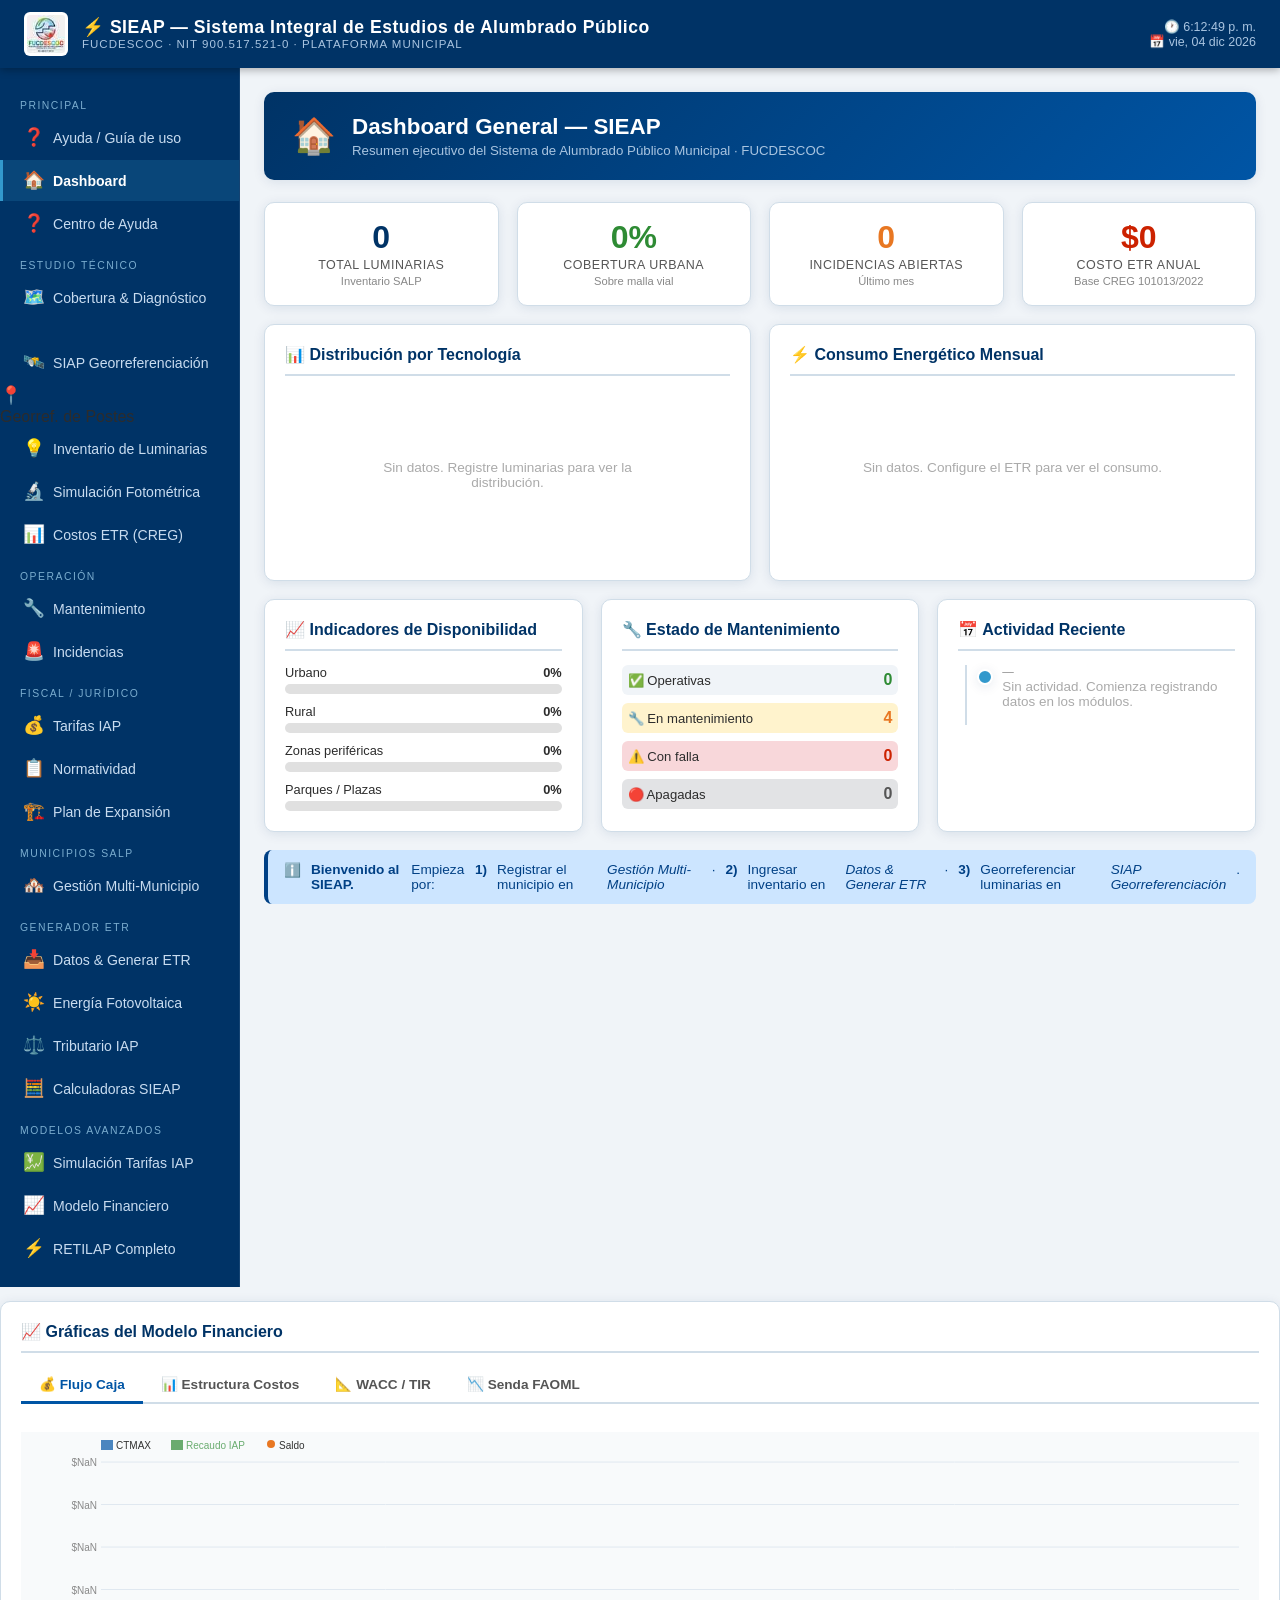
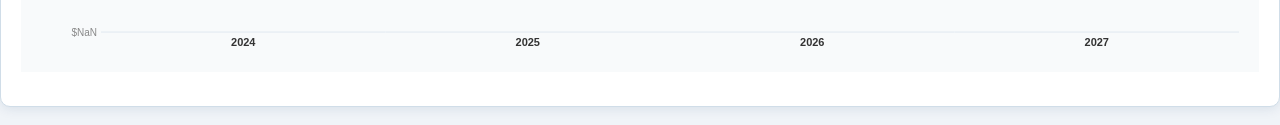
<file: index.html>
<!DOCTYPE html>
<html lang="es">
<head>
<meta charset="UTF-8">
<meta name="viewport" content="width=device-width, initial-scale=1.0">
<title>SIEAP — Sistema Integral de Estudios de Alumbrado Público | FUCDESCOC</title>
<style>:root { --azul-oscuro: #003366; --azul-medio: #0055A5; --azul-claro: #3399CC; --verde: #2E8B34; --rojo: #CC2200; --naranja: #E87722; --gris-oscuro: #2C2C2C; --gris-medio: #555; --gris-claro: #F0F4F8; --blanco: #FFFFFF; --borde: #D0DDE8; --sombra: 0 2px 12px rgba(0,51,102,0.10); --radius: 10px; } * { box-sizing: border-box; margin: 0; padding: 0; } body { font-family: 'Segoe UI', Arial, sans-serif; background: var(--gris-claro); color: var(--gris-oscuro); min-height: 100vh; } .topbar { background: var(--azul-oscuro); color: #fff; display: flex; align-items: center; justify-content: space-between; padding: 0 24px; height: 68px; box-shadow: 0 2px 8px rgba(0,0,0,0.3); position: sticky; top: 0; z-index: 1000; } .topbar-brand { display: flex; align-items: center; gap: 14px; } .topbar-logo { height: 48px; border-radius: 6px; background: white; padding: 3px; } .topbar-title { line-height: 1.2; } .topbar-title .app-name { font-size: 1.15rem; font-weight: 700; letter-spacing: 0.5px; color: #fff; } .topbar-title .app-sub { font-size: 0.72rem; color: #A8C4E0; text-transform: uppercase; letter-spacing: 1px; } .topbar-meta { font-size: 0.78rem; color: #A8C4E0; text-align: right; } .topbar-meta span { display: block; } .layout { display: flex; min-height: calc(100vh - 68px); } .sidebar { width: 240px; min-width: 240px; background: var(--azul-oscuro); padding: 18px 0; display: flex; flex-direction: column; gap: 2px; border-right: 1px solid rgba(255,255,255,0.08); } .sidebar-section { font-size: 0.65rem; color: #7AADCF; text-transform: uppercase; letter-spacing: 1.5px; padding: 10px 20px 4px; margin-top: 4px; } .sidebar-item { display: flex; align-items: center; gap: 10px; padding: 10px 20px; cursor: pointer; border-left: 3px solid transparent; color: #C8DCF0; font-size: 0.88rem; transition: all 0.18s; text-decoration: none; } .sidebar-item:hover { background: rgba(255,255,255,0.07); color: #fff; border-left-color: var(--azul-claro); } .sidebar-item.active { background: rgba(51,153,204,0.18); color: #fff; border-left-color: var(--azul-claro); font-weight: 600; } .sidebar-icon { font-size: 1.1rem; width: 20px; text-align: center; } .main { flex: 1; padding: 24px; overflow-x: hidden; } .page { display: none; } .page.active { display: block; } .page-header { background: linear-gradient(135deg, var(--azul-oscuro) 0%, var(--azul-medio) 100%); color: white; border-radius: var(--radius); padding: 22px 28px; margin-bottom: 22px; display: flex; align-items: center; gap: 16px; box-shadow: var(--sombra); } .page-header-icon { font-size: 2.2rem; } .page-header h1 { font-size: 1.4rem; font-weight: 700; } .page-header p { font-size: 0.83rem; color: #A8C4E0; margin-top: 3px; } .card { background: var(--blanco); border-radius: var(--radius); padding: 20px; box-shadow: var(--sombra); margin-bottom: 18px; border: 1px solid var(--borde); } .card-title { font-size: 1rem; font-weight: 700; color: var(--azul-oscuro); margin-bottom: 14px; padding-bottom: 10px; border-bottom: 2px solid var(--borde); display: flex; align-items: center; gap: 8px; } .grid-2 { display: grid; grid-template-columns: 1fr 1fr; gap: 18px; } .grid-3 { display: grid; grid-template-columns: 1fr 1fr 1fr; gap: 18px; } .grid-4 { display: grid; grid-template-columns: repeat(4, 1fr); gap: 18px; } .kpi { background: white; border-radius: var(--radius); padding: 18px; border: 1px solid var(--borde); box-shadow: var(--sombra); text-align: center; } .kpi-value { font-size: 2rem; font-weight: 800; color: var(--azul-oscuro); line-height: 1; } .kpi-label { font-size: 0.78rem; color: var(--gris-medio); margin-top: 5px; text-transform: uppercase; letter-spacing: 0.5px; } .kpi-sub { font-size: 0.7rem; color: #888; margin-top: 3px; } .kpi.verde .kpi-value { color: var(--verde); } .kpi.naranja .kpi-value { color: var(--naranja); } .kpi.rojo .kpi-value { color: var(--rojo); } .kpi.azul .kpi-value { color: var(--azul-medio); } .form-row { display: grid; grid-template-columns: repeat(auto-fit, minmax(200px, 1fr)); gap: 14px; margin-bottom: 14px; } .form-group { display: flex; flex-direction: column; gap: 4px; } .form-group label { font-size: 0.78rem; font-weight: 600; color: var(--azul-oscuro); } .form-group input, .form-group select, .form-group textarea { padding: 9px 12px; border: 1.5px solid var(--borde); border-radius: 7px; font-size: 0.88rem; color: var(--gris-oscuro); background: #fff; transition: border 0.2s; font-family: inherit; } .form-group input:focus, .form-group select:focus, .form-group textarea:focus { outline: none; border-color: var(--azul-claro); } .btn { padding: 9px 18px; border-radius: 7px; border: none; cursor: pointer; font-size: 0.88rem; font-weight: 600; transition: all 0.18s; display: inline-flex; align-items: center; gap: 6px; font-family: inherit; } .btn-primary { background: var(--azul-medio); color: white; } .btn-primary:hover { background: var(--azul-oscuro); transform: translateY(-1px); } .btn-success { background: var(--verde); color: white; } .btn-success:hover { background: #1e6b24; } .btn-danger { background: var(--rojo); color: white; } .btn-danger:hover { background: #a01a00; } .btn-warning { background: var(--naranja); color: white; } .btn-warning:hover { background: #c0601a; } .btn-outline { background: transparent; color: var(--azul-medio); border: 1.5px solid var(--azul-medio); } .btn-outline:hover { background: var(--azul-medio); color: white; } .btn-sm { padding: 5px 12px; font-size: 0.78rem; } .btn-group { display: flex; gap: 10px; flex-wrap: wrap; margin-top: 10px; } .table-wrap { overflow-x: auto; } table { width: 100%; border-collapse: collapse; font-size: 0.85rem; } thead th { background: var(--azul-oscuro); color: white; padding: 10px 12px; text-align: left; font-size: 0.78rem; text-transform: uppercase; letter-spacing: 0.5px; } tbody tr { border-bottom: 1px solid var(--borde); } tbody tr:hover { background: #EBF2FA; } tbody td { padding: 9px 12px; } .badge { display: inline-block; padding: 2px 9px; border-radius: 20px; font-size: 0.72rem; font-weight: 600; } .badge-verde { background: #D4EDDA; color: #1a7a2a; } .badge-amarillo { background: #FFF3CD; color: #856404; } .badge-rojo { background: #F8D7DA; color: #721c24; } .badge-azul { background: #CCE5FF; color: #004085; } .badge-gris { background: #E2E3E5; color: #383d41; } .mapa-container { background: linear-gradient(135deg, #1a3d5c 0%, #0a2540 100%); border-radius: var(--radius); height: 380px; position: relative; overflow: hidden; cursor: crosshair; } .mapa-grid { position: absolute; inset: 0; background-image: repeating-linear-gradient(0deg, rgba(255,255,255,0.03) 0, rgba(255,255,255,0.03) 1px, transparent 1px, transparent 40px), repeating-linear-gradient(90deg, rgba(255,255,255,0.03) 0, rgba(255,255,255,0.03) 1px, transparent 1px, transparent 40px); } .mapa-street { position: absolute; background: rgba(255,255,255,0.08); } .mapa-street.h { height: 6px; left: 0; right: 0; } .mapa-street.v { width: 6px; top: 0; bottom: 0; } .poste { position: absolute; width: 14px; height: 14px; border-radius: 50%; border: 2px solid white; transform: translate(-50%, -50%); cursor: pointer; transition: all 0.2s; font-size: 8px; display: flex; align-items: center; justify-content: center; color: white; font-weight: bold; } .poste:hover { transform: translate(-50%, -50%) scale(1.5); z-index: 10; } .poste.operativo { background: #2ECC71; box-shadow: 0 0 8px rgba(46,204,113,0.6); } .poste.falla { background: #E74C3C; box-shadow: 0 0 8px rgba(231,76,60,0.6); } .poste.mantenimiento { background: #F39C12; box-shadow: 0 0 8px rgba(243,156,18,0.6); } .poste.apagado { background: #7F8C8D; } .mapa-legend { position: absolute; bottom: 14px; left: 14px; background: rgba(0,0,0,0.7); border-radius: 8px; padding: 10px 14px; display: flex; gap: 14px; align-items: center; } .legend-item { display: flex; align-items: center; gap: 5px; font-size: 0.72rem; color: white; } .legend-dot { width: 10px; height: 10px; border-radius: 50%; border: 1.5px solid rgba(255,255,255,0.5); } .mapa-toolbar { position: absolute; top: 14px; right: 14px; display: flex; flex-direction: column; gap: 6px; } .mapa-btn { background: rgba(0,0,0,0.65); border: 1px solid rgba(255,255,255,0.2); color: white; width: 34px; height: 34px; border-radius: 6px; display: flex; align-items: center; justify-content: center; cursor: pointer; font-size: 1rem; transition: background 0.2s; } .mapa-btn:hover { background: rgba(0,100,200,0.6); } .mapa-coords { position: absolute; bottom: 14px; right: 14px; background: rgba(0,0,0,0.6); color: #7AADCF; font-size: 0.7rem; padding: 5px 10px; border-radius: 5px; font-family: monospace; } .mapa-info { position: absolute; top: 14px; left: 14px; background: rgba(0,51,102,0.85); border: 1px solid rgba(51,153,204,0.4); border-radius: 8px; padding: 8px 12px; color: white; font-size: 0.75rem; } .mapa-info strong { color: #7AADCF; } .gauge-wrap { text-align: center; } .gauge-svg { width: 120px; height: 70px; } .tabs { display: flex; gap: 0; border-bottom: 2px solid var(--borde); margin-bottom: 18px; } .tab-btn { padding: 9px 18px; border: none; background: transparent; cursor: pointer; font-size: 0.85rem; font-weight: 600; color: var(--gris-medio); border-bottom: 3px solid transparent; margin-bottom: -2px; transition: all 0.18s; font-family: inherit; } .tab-btn:hover { color: var(--azul-medio); } .tab-btn.active { color: var(--azul-medio); border-bottom-color: var(--azul-medio); } .tab-panel { display: none; } .tab-panel.active { display: block; } .alert { padding: 12px 16px; border-radius: 8px; font-size: 0.85rem; margin-bottom: 12px; display: flex; align-items: flex-start; gap: 10px; } .alert-info { background: #CCE5FF; border-left: 4px solid #004085; color: #004085; } .alert-success { background: #D4EDDA; border-left: 4px solid #1a7a2a; color: #1a7a2a; } .alert-warning { background: #FFF3CD; border-left: 4px solid #856404; color: #856404; } .alert-danger { background: #F8D7DA; border-left: 4px solid #721c24; color: #721c24; } .progress-wrap { background: #E0E0E0; border-radius: 10px; height: 10px; overflow: hidden; } .progress-bar { height: 100%; border-radius: 10px; transition: width 0.5s; } .progress-bar.verde { background: var(--verde); } .progress-bar.azul { background: var(--azul-medio); } .progress-bar.naranja { background: var(--naranja); } .progress-bar.rojo { background: var(--rojo); } .timeline { list-style: none; position: relative; padding-left: 24px; } .timeline::before { content: ''; position: absolute; left: 7px; top: 0; bottom: 0; width: 2px; background: var(--borde); } .timeline li { position: relative; padding: 0 0 16px 20px; font-size: 0.84rem; } .timeline li::before { content: ''; position: absolute; left: -5px; top: 4px; width: 12px; height: 12px; border-radius: 50%; background: var(--azul-claro); border: 2px solid white; box-shadow: var(--sombra); } .timeline li .tl-date { font-size: 0.72rem; color: #888; margin-bottom: 2px; } .timeline li .tl-text { color: var(--gris-oscuro); } .bar-chart { display: flex; align-items: flex-end; gap: 8px; height: 130px; padding: 0 8px; } .bar-item { flex: 1; display: flex; flex-direction: column; align-items: center; gap: 4px; } .bar-fill { width: 100%; border-radius: 4px 4px 0 0; transition: height 0.5s; min-height: 4px; } .bar-label { font-size: 0.65rem; color: #888; text-align: center; } .bar-val { font-size: 0.68rem; font-weight: 700; color: var(--azul-oscuro); } .norma-card { border-left: 4px solid var(--azul-claro); background: white; border-radius: 0 8px 8px 0; padding: 12px 16px; margin-bottom: 10px; box-shadow: var(--sombra); } .norma-card.decreto { border-left-color: var(--naranja); } .norma-card.resolucion { border-left-color: var(--verde); } .norma-card.ley { border-left-color: var(--azul-claro); } .norma-card.retilap { border-left-color: var(--rojo); } .norma-num { font-weight: 800; font-size: 0.95rem; color: var(--azul-oscuro); } .norma-desc { font-size: 0.82rem; color: var(--gris-medio); margin-top: 3px; } .norma-art { font-size: 0.78rem; color: var(--azul-claro); margin-top: 5px; font-style: italic; } .tarifa-result { background: linear-gradient(135deg, var(--azul-oscuro), var(--azul-medio)); color: white; border-radius: var(--radius); padding: 22px; text-align: center; margin-top: 16px; } .tarifa-result .monto { font-size: 2.4rem; font-weight: 900; color: #FFD700; } .tarifa-result .concepto { font-size: 0.82rem; color: #A8C4E0; } .incidencia-card { background: white; border-radius: 8px; padding: 14px; border: 1px solid var(--borde); margin-bottom: 10px; display: flex; gap: 12px; align-items: flex-start; box-shadow: var(--sombra); } .incid-icon { font-size: 1.6rem; flex-shrink: 0; } .incid-body { flex: 1; } .incid-title { font-weight: 700; font-size: 0.9rem; color: var(--azul-oscuro); } .incid-meta { font-size: 0.75rem; color: #888; margin-top: 2px; } .incid-status { flex-shrink: 0; } .modal-overlay { display: none; position: fixed; inset: 0; background: rgba(0,0,0,0.5); z-index: 2000; align-items: center; justify-content: center; } .modal-overlay.show { display: flex; } .modal { background: white; border-radius: 12px; width: 560px; max-width: 95vw; max-height: 90vh; overflow-y: auto; padding: 28px; box-shadow: 0 20px 60px rgba(0,0,0,0.3); } .modal-header { display: flex; justify-content: space-between; align-items: center; margin-bottom: 20px; } .modal-title { font-size: 1.1rem; font-weight: 700; color: var(--azul-oscuro); } .modal-close { background: none; border: none; font-size: 1.4rem; cursor: pointer; color: #888; line-height: 1; } .modal-close:hover { color: var(--rojo); } .poste-tooltip { display: none; position: absolute; background: rgba(0,20,60,0.95); color: white; font-size: 0.72rem; padding: 8px 12px; border-radius: 8px; border: 1px solid rgba(51,153,204,0.5); z-index: 100; pointer-events: none; min-width: 160px; white-space: nowrap; } .poste:hover .poste-tooltip { display: block; top: 18px; left: 18px; } @media (max-width: 768px) { .sidebar { display: none; } .grid-4 { grid-template-columns: repeat(2, 1fr); } .grid-3 { grid-template-columns: 1fr; } .grid-2 { grid-template-columns: 1fr; } }
#sieap-loader{position:fixed;inset:0;background:#003366;display:flex;flex-direction:column;align-items:center;justify-content:center;z-index:99999;transition:opacity 0.4s;}
#sieap-loader .spin{width:50px;height:50px;border:4px solid rgba(255,255,255,0.2);border-top-color:#FFD700;border-radius:50%;animation:spin 0.8s linear infinite;margin-bottom:16px;}
#sieap-loader p{color:white;font-family:Arial;font-size:1rem;font-weight:600;}
@keyframes spin{to{transform:rotate(360deg)}} .page{display:none!important}
#page-dashboard{display:block!important}
.sidebar-item.active{background:rgba(51,153,204,.18)!important;color:#fff!important;border-left-color:#3399CC!important;font-weight:600!important} .leaflet-container { font-family: 'Segoe UI', Arial, sans-serif; }
.geo-tab-btn { padding: 7px 14px; border: none; background: transparent; cursor: pointer; font-size: 0.8rem; font-weight: 600; color: #888; border-bottom: 3px solid transparent; margin-bottom: -2px; transition: all 0.18s; font-family: inherit;
}
.geo-tab-btn:hover { color: #0055A5; }
.geo-tab-btn.active { color: #0055A5; border-bottom-color: #0055A5; }
.geo-popup { font-family: 'Segoe UI', Arial, sans-serif !important; font-size: 0.8rem !important; min-width: 220px;
}
.geo-popup h4 { margin: 0 0 6px; color: #003366; font-size: 0.9rem; }
.geo-popup table { width: 100%; border-collapse: collapse; }
.geo-popup td { padding: 2px 4px; }
.geo-popup td:first-child { color: #888; }
.geo-popup td:last-child { font-weight: 700; }
.geo-popup .popup-edit { display: block; margin-top: 8px; padding: 4px 10px; background: #0055A5; color: white; border: none; border-radius: 5px; cursor: pointer; font-size: 0.78rem; width: 100%; text-align: center;
} .lum-marker { width: 20px; height: 20px; border-radius: 50%; border: 3px solid white; box-shadow: 0 0 8px rgba(0,0,0,0.5); display: flex; align-items: center; justify-content: center; font-size: 10px; font-weight: bold; cursor: pointer;
}
.lum-operativa { background: #2ECC71; box-shadow: 0 0 10px rgba(46,204,113,0.7); }
.lum-falla { background: #E74C3C; box-shadow: 0 0 10px rgba(231,76,60,0.7); animation: pulse-red 1.5s infinite; }
.lum-mantenimiento { background: #F39C12; box-shadow: 0 0 10px rgba(243,156,18,0.6); }
.lum-reemplazar { background: #E74C3C; border-color: #FFD700; box-shadow: 0 0 10px rgba(231,76,60,0.5); }
.lum-apagada { background: #7F8C8D; }
@keyframes pulse-red { 0%,100%{box-shadow:0 0 8px rgba(231,76,60,0.7);} 50%{box-shadow:0 0 18px rgba(231,76,60,1);} }
.geo-lista-item { padding: 8px 12px; border-bottom: 1px solid #F0F4F8; cursor: pointer; transition: background 0.15s; display: flex; align-items: center; gap: 8px;
}
.geo-lista-item:hover { background: #EBF2FA; }
.geo-lista-dot { width: 8px; height: 8px; border-radius: 50%; flex-shrink: 0; }
#sieap-loader{position:fixed;inset:0;background:#003366;display:flex;flex-direction:column;align-items:center;justify-content:center;z-index:99999;transition:opacity 0.4s;}
#sieap-loader .spin{width:50px;height:50px;border:4px solid rgba(255,255,255,0.2);border-top-color:#FFD700;border-radius:50%;animation:spin 0.8s linear infinite;margin-bottom:16px;}
#sieap-loader p{color:white;font-family:Arial;font-size:1rem;font-weight:600;}
@keyframes spin{to{transform:rotate(360deg)}} .page{display:none!important}
#page-dashboard{display:block!important}
.sidebar-item.active{background:rgba(51,153,204,.18)!important;color:#fff!important;border-left-color:#3399CC!important;font-weight:600!important}</style>
<meta name="viewport" content="width=device-width,initial-scale=1">
<meta http-equiv="Cache-Control" content="max-age=86400">
<style>
/* CSS crítico inline para carga instantánea */
body{margin:0;font-family:'Segoe UI',Arial,sans-serif;background:#F0F4F8}
.topbar{background:#003366;color:#fff;display:flex;align-items:center;justify-content:space-between;padding:0 24px;height:68px;position:sticky;top:0;z-index:1000;box-shadow:0 2px 8px rgba(0,0,0,.3)}
.layout{display:flex;min-height:calc(100vh - 68px)}
.sidebar{width:240px;min-width:240px;background:#003366;padding:18px 0;border-right:1px solid rgba(255,255,255,.08)}
.main{flex:1;padding:24px;overflow-x:hidden}
.page{display:none!important}
.page.active{display:block}
.sidebar-item{display:flex;align-items:center;gap:10px;padding:10px 20px;cursor:pointer;border-left:3px solid transparent;color:#C8DCF0;font-size:.88rem;text-decoration:none;transition:all .18s}
.sidebar-item:hover,.sidebar-item.active{background:rgba(255,255,255,.07);color:#fff;border-left-color:#3399CC}
.sidebar-item.active{font-weight:600;background:rgba(51,153,204,.18)}
.sidebar-section{font-size:.65rem;color:#7AADCF;text-transform:uppercase;letter-spacing:1.5px;padding:10px 20px 4px;margin-top:4px}
.topbar-logo{height:44px;border-radius:6px;background:white;padding:3px}
.topbar-title .app-name{font-size:1.1rem;font-weight:700;color:#fff}
.topbar-title .app-sub{font-size:.72rem;color:#A8C4E0;text-transform:uppercase;letter-spacing:1px}
.topbar-meta{font-size:.78rem;color:#A8C4E0;text-align:right}
.page-header{background:linear-gradient(135deg,#003366,#0055A5);color:white;border-radius:10px;padding:22px 28px;margin-bottom:22px;display:flex;align-items:center;gap:16px;box-shadow:0 2px 12px rgba(0,51,102,.1)}
.page-header-icon{font-size:2.2rem}
.page-header h1{font-size:1.4rem;font-weight:700}
.page-header p{font-size:.83rem;color:#A8C4E0;margin-top:3px}
.kpi{background:white;border-radius:10px;padding:18px;border:1px solid #D0DDE8;box-shadow:0 2px 12px rgba(0,51,102,.1);text-align:center}
.kpi-value{font-size:2rem;font-weight:800;line-height:1}
.kpi-label{font-size:.78rem;color:#555;margin-top:5px;text-transform:uppercase;letter-spacing:.5px}
.kpi-sub{font-size:.7rem;color:#888;margin-top:3px}
.kpi.azul .kpi-value{color:#003366}
.kpi.verde .kpi-value{color:#2E8B34}
.kpi.naranja .kpi-value{color:#E87722}
.kpi.rojo .kpi-value{color:#CC2200}
.grid-2{display:grid;grid-template-columns:1fr 1fr;gap:18px}
.grid-3{display:grid;grid-template-columns:1fr 1fr 1fr;gap:18px}
.grid-4{display:grid;grid-template-columns:repeat(4,1fr);gap:18px}
.card{background:white;border-radius:10px;padding:20px;box-shadow:0 2px 12px rgba(0,51,102,.1);margin-bottom:18px;border:1px solid #D0DDE8}
.alert{padding:12px 16px;border-radius:8px;font-size:.85rem;margin-bottom:12px;display:flex;align-items:flex-start;gap:10px}
.alert-info{background:#CCE5FF;border-left:4px solid #004085;color:#004085}
.alert-success{background:#D4EDDA;border-left:4px solid #1a7a2a;color:#1a7a2a}
.alert-warning{background:#FFF3CD;border-left:4px solid #856404;color:#856404}
.alert-danger{background:#F8D7DA;border-left:4px solid #721c24;color:#721c24}
#sieap-toast{position:fixed;bottom:20px;right:20px;z-index:99999;padding:12px 20px;border-radius:8px;font-size:.85rem;font-weight:600;box-shadow:0 4px 20px rgba(0,0,0,.3);display:none;max-width:360px}
</style>

<style>
/* Skeleton instantáneo - visible ANTES que el JS cargue */
#page-dashboard{display:block!important}
.sk{background:linear-gradient(90deg,#e8edf2 25%,#d0d8e4 50%,#e8edf2 75%);background-size:200% 100%;animation:sk 1.2s infinite;border-radius:8px;height:80px;margin-bottom:12px}
@keyframes sk{0%{background-position:200% 0}100%{background-position:-200% 0}}
</style>
<script>
function showPage(id){
  document.querySelectorAll('.page').forEach(function(p){
    p.style.display='none'; p.classList.remove('active');
  });
  var t=document.getElementById('page-'+id);
  if(t){t.style.display='block';t.classList.add('active');}
  document.querySelectorAll('.sidebar-item').forEach(function(s){
    s.classList.remove('active');
    var oc=s.getAttribute('onclick')||'';
    if(oc.indexOf("'"+id+"'")!==-1) s.classList.add('active');
  });
  if(id==='geo-pro'&&typeof geoInitMap==='function') setTimeout(geoInitMap,200);
  window.scrollTo(0,0);
}
function showTab(btn,pid){
  var c=btn.closest('.card')||btn.closest('.page');
  if(!c)return;
  c.querySelectorAll('.tab-btn').forEach(function(b){b.classList.remove('active');});
  c.querySelectorAll('.tab-panel').forEach(function(p){p.style.display='none';p.classList.remove('active');});
  btn.classList.add('active');
  var panel=document.getElementById(pid);
  if(panel){panel.style.display='block';panel.classList.add('active');}
}
function cerrarModal(){
  document.querySelectorAll('.modal-overlay').forEach(function(m){
    m.classList.remove('show');m.style.display='none';
  });
}
</script>
</head>
<body>

<div class="topbar">
<div class="topbar-brand">
<img src="[data-uri]" class="topbar-logo" alt="FUCDESCOC">
<div class="topbar-title">
<div class="app-name">⚡ SIEAP — Sistema Integral de Estudios de Alumbrado Público</div>
<div class="app-sub">FUCDESCOC · NIT 900.517.521-0 · Plataforma Municipal</div>
</div>
</div>
<div class="topbar-meta">
<span id="clock-display">🕐 Cargando...</span>
<span id="date-display">📅 —</span>
</div>
</div>
<div class="layout">
<nav class="sidebar">
<div class="sidebar-section">Principal</div>
  <a class="sidebar-item" onclick="showPage('ayuda')" href="#">
    <span class="sidebar-icon">❓</span> Ayuda / Guía de uso
  </a>
<a class="sidebar-item active" onclick="showPage('dashboard')" href="#" class="sidebar-item active" style="background:rgba(51,153,204,.18);color:#fff;border-left:3px solid #3399CC;font-weight:600;">
<span class="sidebar-icon">🏠</span> Dashboard
</a>
<a class="sidebar-item" onclick="showPage('ayuda')" href="#">
    <span class="sidebar-icon">❓</span> Centro de Ayuda
  </a>
  <div class="sidebar-section">Estudio Técnico</div>
<a class="sidebar-item" onclick="showPage('cobertura')" href="#">
<span class="sidebar-icon">🗺️</span> Cobertura & Diagnóstico
</a>
<a class="sidebar-item" onclick="showPage('georreferenciacion')" href="#">
<a class="sidebar-item" onclick="showPage('geo-pro')" href="#">
<span class="sidebar-icon">🛰️</span> SIAP Georreferenciación
</a>
<span class="sidebar-icon">📍</span> Georref. de Postes
</a>
<a class="sidebar-item" onclick="showPage('luminarias')" href="#">
<span class="sidebar-icon">💡</span> Inventario de Luminarias
</a>
<a class="sidebar-item" onclick="showPage('simulacion')" href="#">
<span class="sidebar-icon">🔬</span> Simulación Fotométrica
</a>
<a class="sidebar-item" onclick="showPage('costos')" href="#">
<span class="sidebar-icon">📊</span> Costos ETR (CREG)
</a>
<div class="sidebar-section">Operación</div>
<a class="sidebar-item" onclick="showPage('mantenimiento')" href="#">
<span class="sidebar-icon">🔧</span> Mantenimiento
</a>
<a class="sidebar-item" onclick="showPage('incidencias')" href="#">
<span class="sidebar-icon">🚨</span> Incidencias
</a>
<div class="sidebar-section">Fiscal / Jurídico</div>
<a class="sidebar-item" onclick="showPage('tarifas')" href="#">
<span class="sidebar-icon">💰</span> Tarifas IAP
</a>
<a class="sidebar-item" onclick="showPage('normatividad')" href="#">
<span class="sidebar-icon">📋</span> Normatividad
</a>
<a class="sidebar-item" onclick="showPage('expansiones')" href="#">
<span class="sidebar-icon">🏗️</span> Plan de Expansión
</a>
<div class="sidebar-section">Municipios SALP</div>
<a class="sidebar-item" onclick="showPage('municipios')" href="#">
<span class="sidebar-icon">🏘️</span> Gestión Multi-Municipio
</a>
<div class="sidebar-section">Generador ETR</div>
<a class="sidebar-item" onclick="showPage('datos-etr')" href="#">
<span class="sidebar-icon">📥</span> Datos &amp; Generar ETR
</a>
<a class="sidebar-item" onclick="showPage('fotovoltaico')" href="#">
<span class="sidebar-icon">☀️</span> Energía Fotovoltaica
</a>
<a class="sidebar-item" onclick="showPage('tributario')" href="#">
<span class="sidebar-icon">⚖️</span> Tributario IAP
</a>
<a class="sidebar-item" onclick="showPage('calculadoras')" href="#">
<span class="sidebar-icon">🧮</span> Calculadoras SIEAP
</a>
<div class="sidebar-section">Modelos Avanzados</div>
<a class="sidebar-item" onclick="showPage('sim-tarifas')" href="#">
<span class="sidebar-icon">💹</span> Simulación Tarifas IAP
</a>
<a class="sidebar-item" onclick="showPage('financiero')" href="#">
<span class="sidebar-icon">📈</span> Modelo Financiero
</a>
<a class="sidebar-item" onclick="showPage('retilap')" href="#">
<span class="sidebar-icon">⚡</span> RETILAP Completo
</a>
</nav>
<main class="main">
<div id="page-dashboard" class="page active" style="display:block">
<div class="page-header">
<span class="page-header-icon">🏠</span>
<div>
<h1>Dashboard General — SIEAP</h1>
<p>Resumen ejecutivo del Sistema de Alumbrado Público Municipal · FUCDESCOC</p>
</div>
</div>
<div class="grid-4" style="margin-bottom:18px;">
<div class="kpi azul"><div class="kpi-value" id="dash-total-lum">0</div><div class="kpi-label">Total Luminarias</div><div class="kpi-sub">Inventario SALP</div></div>
<div class="kpi verde"><div class="kpi-value" id="dash-cobertura">0%</div><div class="kpi-label">Cobertura Urbana</div><div class="kpi-sub">Sobre malla vial</div></div>
<div class="kpi naranja"><div class="kpi-value" id="dash-incidencias">0</div><div class="kpi-label">Incidencias Abiertas</div><div class="kpi-sub">Último mes</div></div>
<div class="kpi rojo"><div class="kpi-value" id="dash-costo-etr">$0</div><div class="kpi-label">Costo ETR Anual</div><div class="kpi-sub">Base CREG 101013/2022</div></div>
</div>
<div class="grid-2">
<div class="card">
<div class="card-title">📊 Distribución por Tecnología</div>
<div id="chart-tech" style="text-align:center;padding:40px;color:#aaa;font-size:0.85rem;">
<div style="font-size:2rem;margin-bottom:8px;">💡</div>
Sin luminarias registradas.<br>Ve a <strong>Inventario de Luminarias</strong> para agregar.
</div>
</div>
<div class="card">
<div class="card-title">⚡ Consumo Energético Mensual</div>
<div id="chart-energia" style="text-align:center;padding:40px;color:#aaa;font-size:0.85rem;">
<div style="font-size:2rem;margin-bottom:8px;">📊</div>
Sin datos de consumo.<br>Ve a <strong>Datos & Generar ETR</strong> para configurar.
</div>
</div>
</div>
<div class="grid-3">
<div class="card">
<div class="card-title">📈 Indicadores de Disponibilidad</div>
<div style="display:flex;flex-direction:column;gap:10px;">
<div>
<div style="display:flex;justify-content:space-between;font-size:0.8rem;margin-bottom:4px;"><span>Urbano</span><strong id="disp-urb">0%</strong></div>
<div class="progress-wrap"><div class="progress-bar verde" id="bar-urb" style="width:0%"></div></div>
</div>
<div>
<div style="display:flex;justify-content:space-between;font-size:0.8rem;margin-bottom:4px;"><span>Rural</span><strong id="disp-rur">0%</strong></div>
<div class="progress-wrap"><div class="progress-bar naranja" id="bar-rur" style="width:0%"></div></div>
</div>
<div>
<div style="display:flex;justify-content:space-between;font-size:0.8rem;margin-bottom:4px;"><span>Zonas periféricas</span><strong id="disp-per">0%</strong></div>
<div class="progress-wrap"><div class="progress-bar rojo" id="bar-per" style="width:0%"></div></div>
</div>
<div>
<div style="display:flex;justify-content:space-between;font-size:0.8rem;margin-bottom:4px;"><span>Parques / Plazas</span><strong id="disp-pq">0%</strong></div>
<div class="progress-wrap"><div class="progress-bar azul" id="bar-pq" style="width:0%"></div></div>
</div>
</div>
</div>
<div class="card">
<div class="card-title">🔧 Estado de Mantenimiento</div>
<div style="display:flex;flex-direction:column;gap:8px;">
<div style="display:flex;justify-content:space-between;align-items:center;padding:6px;background:#F0F4F8;border-radius:6px;">
<span style="font-size:0.82rem;">✅ Operativas</span><strong id="mant-op" style="color:var(--verde);">0</strong>
</div>
<div style="display:flex;justify-content:space-between;align-items:center;padding:6px;background:#FFF3CD;border-radius:6px;">
<span style="font-size:0.82rem;">🔧 En mantenimiento</span><strong id="mant-mant" style="color:var(--naranja);">0</strong>
</div>
<div style="display:flex;justify-content:space-between;align-items:center;padding:6px;background:#F8D7DA;border-radius:6px;">
<span style="font-size:0.82rem;">⚠️ Con falla</span><strong id="mant-falla" style="color:var(--rojo);">0</strong>
</div>
<div style="display:flex;justify-content:space-between;align-items:center;padding:6px;background:#E2E3E5;border-radius:6px;">
<span style="font-size:0.82rem;">🔴 Apagadas</span><strong style="color:#555;">0</strong>
</div>
</div>
</div>
<div class="card">
<div class="card-title">📅 Actividad Reciente</div>
<ul class="timeline" id="dash-timeline">
<li><div class="tl-date">—</div><div class="tl-text" style="color:#aaa;">Sin actividad. Comienza registrando datos en los módulos.</div></li>
</ul>
</div>
</div>
<div class="alert alert-info">
ℹ️ <strong>Bienvenido al SIEAP.</strong> Empieza por: <strong>1)</strong> Registrar el municipio en <em>Gestión Multi-Municipio</em> · <strong>2)</strong> Ingresar inventario en <em>Datos & Generar ETR</em> · <strong>3)</strong> Georreferenciar luminarias en <em>SIAP Georreferenciación</em>.
</div>
</div>
<div id="page-cobertura" class="page" style="display:none">
<div class="page-header">
<span class="page-header-icon">🗺️</span>
<div>
<h1>Módulo de Cobertura y Diagnóstico</h1>
<p>Estudio de cobertura vial · Estado actual SALP · Indicadores técnicos</p>
</div>
</div>
<div class="grid-4" style="margin-bottom:18px;">
<div class="kpi azul"><div class="kpi-value">0</div><div class="kpi-label">km Red Vial</div><div class="kpi-sub">Urbana + Rural</div></div>
<div class="kpi verde"><div class="kpi-value">0%</div><div class="kpi-label">Cobertura Iluminada</div><div class="kpi-sub">km con luminarias</div></div>
<div class="kpi naranja"><div class="kpi-value">0</div><div class="kpi-label">Sin cobertura</div><div class="kpi-sub">Déficit actual</div></div>
<div class="kpi azul"><div class="kpi-value">0</div><div class="kpi-label">Espaciado Prom.</div><div class="kpi-sub">Entre luminarias</div></div>
</div>
<div class="grid-2">
<div class="card">
<div class="card-title">📋 Diagnóstico por Zona</div>
<div class="table-wrap">
<table>
<thead>
<tr><th>Zona</th><th>Km Vial</th><th>Luminarias</th><th>Cobertura</th><th>Estado</th></tr>
</thead>
<tbody>
<tbody id="cobertura-tbody">
<tr><td colspan="5" style="text-align:center;padding:20px;color:#aaa;">Sin diagnóstico registrado. Complete el formulario de diagnóstico.</td></tr>
</tbody>
</table>
</div>
</div>
<div class="card">
<div class="card-title">🏗️ Espacios Públicos Cubiertos</div>
<div style="display:flex;flex-direction:column;gap:8px;">
<div style="display:flex;justify-content:space-between;align-items:center;padding:7px 10px;border-radius:7px;background:#F0F4F8;">
<span style="font-size:0.84rem;">🏛️ Parques y plazas</span>
<span><strong>24</strong> <span class="badge badge-verde">100%</span></span>
</div>
<div style="display:flex;justify-content:space-between;align-items:center;padding:7px 10px;border-radius:7px;background:#F0F4F8;">
<span style="font-size:0.84rem;">🚌 Terminales y paraderos</span>
<span><strong>8</strong> <span class="badge badge-verde">100%</span></span>
</div>
<div style="display:flex;justify-content:space-between;align-items:center;padding:7px 10px;border-radius:7px;background:#F0F4F8;">
<span style="font-size:0.84rem;">🏫 Centros educativos</span>
<span><strong>36</strong> <span class="badge badge-azul">87%</span></span>
</div>
<div style="display:flex;justify-content:space-between;align-items:center;padding:7px 10px;border-radius:7px;background:#FFF3CD;">
<span style="font-size:0.84rem;">🏥 Centros de salud</span>
<span><strong>12</strong> <span class="badge badge-amarillo">75%</span></span>
</div>
<div style="display:flex;justify-content:space-between;align-items:center;padding:7px 10px;border-radius:7px;background:#F8D7DA;">
<span style="font-size:0.84rem;">🛣️ Vías inter-veredales</span>
<span><strong>18</strong> <span class="badge badge-rojo">41%</span></span>
</div>
</div>
</div>
</div>
<div class="card">
<div class="card-title">📝 Registro de Diagnóstico</div>
<div class="form-row">
<div class="form-group">
<label>Zona / Barrio</label>
<input type="text" placeholder="Ej: Zona Norte - Barrio El Prado">
</div>
<div class="form-group">
<label>Tipo de vía</label>
<select><option>Vía vehicular principal</option><option>Vía vehicular secundaria</option><option>Vía peatonal</option><option>Ciclovía</option><option>Espacio público</option></select>
</div>
<div class="form-group">
<label>Clase de iluminación (RETILAP)</label>
<select><option>Clase M1 — Vía expresa</option><option>Clase M2 — Arterial</option><option>Clase M3 — Colectora</option><option>Clase M4 — Local</option><option>Clase P — Peatonal</option></select>
</div>
<div class="form-group">
<label>Longitud (m)</label>
<input type="number" placeholder="0.00">
</div>
</div>
<div class="form-row">
<div class="form-group">
<label>Luminarias existentes</label>
<input type="number" placeholder="0">
</div>
<div class="form-group">
<label>Luminarias requeridas</label>
<input type="number" placeholder="0">
</div>
<div class="form-group">
<label>Nivel luminancia actual (cd/m²)</label>
<input type="number" placeholder="0.00">
</div>
<div class="form-group">
<label>Estado general</label>
<select><option>Óptimo</option><option>Bueno</option><option>Aceptable</option><option>Deficiente</option><option>Sin iluminar</option></select>
</div>
</div>
<div class="btn-group">
<button class="btn btn-primary" onclick="coberturaGuardar()">💾 Guardar Diagnóstico</button>
<button class="btn btn-outline" onclick="coberturaExportar()">📄 Exportar Informe</button>
<button class="btn btn-success" onclick="coberturaGenerarETR()">📊 Generar ETR Cobertura</button>
</div>
</div>
</div>
<div id="page-georreferenciacion" class="page" style="display:none">
<div class="page-header">
<span class="page-header-icon">📍</span>
<div>
<h1>Georreferenciación de Postes y Redes</h1>
<p>Mapa satelital vinculado · Inventario georeferenciado · Especificaciones técnicas por luminaria</p>
</div>
</div>
<div class="card" style="padding:0;overflow:hidden;">
<div class="mapa-container" id="mapa-principal">
<div class="mapa-grid"></div>
<div class="mapa-street h" style="top:80px;"></div>
<div class="mapa-street h" style="top:160px;"></div>
<div class="mapa-street h" style="top:240px;"></div>
<div class="mapa-street h" style="top:320px;"></div>
<div class="mapa-street v" style="left:80px;"></div>
<div class="mapa-street v" style="left:200px;"></div>
<div class="mapa-street v" style="left:320px;"></div>
<div class="mapa-street v" style="left:500px;"></div>
<div class="mapa-street v" style="left:650px;"></div>
<div id="postes-container"></div>
<div class="mapa-legend">
<div class="legend-item"><div class="legend-dot" style="background:#2ECC71;"></div>Operativa</div>
<div class="legend-item"><div class="legend-dot" style="background:#E74C3C;"></div>Falla</div>
<div class="legend-item"><div class="legend-dot" style="background:#F39C12;"></div>Mantenimiento</div>
<div class="legend-item"><div class="legend-dot" style="background:#7F8C8D;"></div>Apagada</div>
</div>
<div class="mapa-toolbar">
<div class="mapa-btn" title="Acercar">＋</div>
<div class="mapa-btn" title="Alejar">－</div>
<div class="mapa-btn" title="Capas">🗂</div>
<div class="mapa-btn" title="Exportar">⬇</div>
</div>
<div class="mapa-info">
<strong>Municipio:</strong> Morroa, Sucre<br>
<strong>Postes:</strong> <span id="mapa-count">—</span> georref.<br>
<strong>Zoom:</strong> 1:5,000
</div>
<div class="mapa-coords" id="mapa-coords">Lat: 9.3414° N · Lon: -75.2917° W</div>
</div>
</div>
<div class="grid-2" style="margin-top:18px;">
<div class="card">
<div class="card-title">📍 Registrar / Actualizar Poste</div>
<div class="form-row">
<div class="form-group">
<label>Código de poste</label>
<input type="text" id="in-codigo" placeholder="Ej: P-1142">
</div>
<div class="form-group">
<label>Latitud</label>
<input type="number" id="in-lat" placeholder="9.3414" step="0.000001">
</div>
<div class="form-group">
<label>Longitud</label>
<input type="number" id="in-lon" placeholder="-75.2917" step="0.000001">
</div>
<div class="form-group">
<label>Tipo de luminaria</label>
<select id="in-tipo">
<option>LED 70W</option><option>LED 100W</option><option>LED 150W</option>
<option>Sodio AP 150W</option><option>Sodio AP 250W</option><option>Mercurio 125W</option>
</select>
</div>
<div class="form-group">
<label>Altura de montaje (m)</label>
<input type="number" id="in-altura" placeholder="8.0" step="0.5">
</div>
<div class="form-group">
<label>Estado</label>
<select id="in-estado">
<option value="operativo">Operativa</option>
<option value="falla">Con falla</option>
<option value="mantenimiento">En mantenimiento</option>
<option value="apagado">Apagada</option>
</select>
</div>
</div>
<div class="btn-group">
<button class="btn btn-primary" onclick="agregarPoste()">📍 Agregar al Mapa</button>
<button class="btn btn-outline" onclick="lumImportarCSV()">📥 Importar CSV</button>
<button class="btn btn-outline btn-sm" onclick="lumDescargarPlantilla()">📋 Plantilla CSV</button>
<button class="btn btn-success btn-sm" onclick="lumExportarInventario()">📤 Exportar todo</button>
</div>
</div>
<div class="card">
<div class="card-title">📋 Inventario Georreferenciado</div>
<div class="table-wrap" style="max-height:260px;overflow-y:auto;">
<table>
<thead>
<tr><th>Código</th><th>Tipo</th><th>Alt.</th><th>Estado</th><th>⚙️</th></tr>
</thead>
<tbody id="tabla-postes"><tr><td colspan="5" style="text-align:center;padding:12px;color:#aaa;">Sin postes registrados</td></tr></tbody>
</table>
</div>
</div>
</div>
</div>
<div id="page-luminarias" class="page" style="display:none">
<div class="page-header">
<span class="page-header-icon">💡</span>
<div>
<h1>Inventario de Luminarias</h1>
<p>Gestión del inventario SALP · Especificaciones técnicas · Ciclo de vida</p>
</div>
</div>
<div class="grid-4" style="margin-bottom:18px;">
<div class="kpi azul"><div class="kpi-value">0</div><div class="kpi-label">Luminarias LED</div><div class="kpi-sub">73.9% del total</div></div>
<div class="kpi naranja"><div class="kpi-value">0</div><div class="kpi-label">Sodio AP</div><div class="kpi-sub">21.1% del total</div></div>
<div class="kpi rojo"><div class="kpi-value">0</div><div class="kpi-label">Mercurio</div><div class="kpi-sub">A reemplazar</div></div>
<div class="kpi verde"><div class="kpi-value">0</div><div class="kpi-label">kW Potencia Total</div><div class="kpi-sub">Sin mercurio: 362.1 kW</div></div>
</div>
<div class="card">
<div class="tabs">
<button class="tab-btn active" onclick="showTab(this,'tab-inventario')">📦 Inventario</button>
<button class="tab-btn" onclick="showTab(this,'tab-registro')">➕ Registrar</button>
<button class="tab-btn" onclick="showTab(this,'tab-especificaciones')">📐 Especificaciones</button>
</div>
<div id="tab-inventario" class="tab-panel active">
<div style="display:flex;gap:10px;margin-bottom:14px;flex-wrap:wrap;">
<input type="text" placeholder="🔍 Buscar luminaria..." style="flex:1;min-width:200px;padding:8px 12px;border:1.5px solid var(--borde);border-radius:7px;font-size:0.85rem;">
<select style="padding:8px 12px;border:1.5px solid var(--borde);border-radius:7px;font-size:0.85rem;">
<option>Todas las tecnologías</option><option>LED</option><option>Sodio AP</option><option>Mercurio</option>
</select>
<select style="padding:8px 12px;border:1.5px solid var(--borde);border-radius:7px;font-size:0.85rem;">
<option>Todas las zonas</option><option>Centro</option><option>Norte</option><option>Sur</option><option>Oriente</option><option>Rural</option>
</select>
</div>
<div class="table-wrap">
<table>
<thead>
<tr><th>Código</th><th>Tecnología</th><th>Potencia</th><th>Flujo (lm)</th><th>Eficacia</th><th>Zona</th><th>Año Inst.</th><th>Vida Útil</th><th>Estado</th><th>Acción</th></tr>
</thead>
<tbody id="lum-tabla-body">
<tr><td colspan="10" style="text-align:center;padding:30px;color:#aaa;">
<div style="font-size:1.5rem;margin-bottom:8px;">💡</div>
Sin luminarias registradas. Use la pestaña "➕ Registrar" para agregar.
</td></tr>
</tbody>
</table>
</div>
</div>
<div id="tab-registro" class="tab-panel">
<div class="form-row">
<div class="form-group"><label>Código luminaria</label><input type="text" placeholder="LUM-XXXX"></div>
<div class="form-group"><label>Tecnología</label><select><option>LED</option><option>Sodio Alta Presión</option><option>Mercurio</option><option>Inducción</option></select></div>
<div class="form-group"><label>Potencia nominal (W)</label><input type="number" placeholder="100"></div>
<div class="form-group"><label>Flujo luminoso (lm)</label><input type="number" placeholder="14500"></div>
<div class="form-group"><label>Eficacia luminosa (lm/W)</label><input type="number" placeholder="145" readonly></div>
<div class="form-group"><label>Temperatura de color (K)</label><input type="number" placeholder="4000"></div>
<div class="form-group"><label>IRC</label><input type="number" placeholder="70"></div>
<div class="form-group"><label>IP (Hermeticidad)</label><select><option>IP65</option><option>IP66</option><option>IP67</option></select></div>
<div class="form-group"><label>Año de instalación</label><input type="number" placeholder="2024"></div>
<div class="form-group"><label>Vida útil (años)</label><input type="number" placeholder="25"></div>
<div class="form-group"><label>Zona</label><select><option>Centro</option><option>Norte</option><option>Sur</option><option>Oriente</option><option>Rural</option></select></div>
<div class="form-group"><label>Valor activo (COP)</label><input type="number" placeholder="850000"></div>
</div>
<div class="btn-group">
<button class="btn btn-primary" onclick="lumRegistrar()">💾 Registrar Luminaria</button>
<button class="btn btn-outline" onclick="lumLimpiar()">🗑️ Limpiar</button>
</div>
</div>
<div id="tab-especificaciones" class="tab-panel">
<div class="alert alert-info">ℹ️ Especificaciones técnicas mínimas según RETILAP Sección 560 y Norma NTC 5289.</div>
<div class="table-wrap">
<table>
<thead><tr><th>Clase vía</th><th>Lum. promedio (lux)</th><th>Unif. Global (Uo)</th><th>Unif. Long. (Ul)</th><th>Deslumbramiento (TI%)</th></tr></thead>
<tbody>
<tr><td>M1 — Expresa (>80km/h)</td><td>≥2.0 cd/m²</td><td>≥0.40</td><td>≥0.70</td><td>≤10%</td></tr>
<tr><td>M2 — Arterial (50-80km/h)</td><td>≥1.5 cd/m²</td><td>≥0.40</td><td>≥0.70</td><td>≤10%</td></tr>
<tr><td>M3 — Colectora (30-50km/h)</td><td>≥1.0 cd/m²</td><td>≥0.40</td><td>≥0.60</td><td>≤15%</td></tr>
<tr><td>M4 — Local (<30km/h)</td><td>≥0.5 cd/m²</td><td>≥0.40</td><td>—</td><td>≤15%</td></tr>
<tr><td>P — Peatonal</td><td>≥10 lux</td><td>≥0.25</td><td>—</td><td>—</td></tr>
</tbody>
</table>
</div>
</div>
</div>
</div>
<div id="page-simulacion" class="page" style="display:none">
<div class="page-header">
<span class="page-header-icon">🔬</span>
<div>
<h1>Simulación Fotométrica y Normativa</h1>
<p>Cálculo de niveles de iluminación · Verificación RETILAP · Diseño fotométrico</p>
</div>
</div>
<div class="grid-2">
<div class="card">
<div class="card-title">⚙️ Parámetros de Diseño</div>
<div class="form-row">
<div class="form-group"><label>Tipo de vía</label><select id="sim-via" onchange="calcularSimulacion()"><option value="M1">M1 — Expresa</option><option value="M2">M2 — Arterial</option><option value="M3" selected>M3 — Colectora</option><option value="M4">M4 — Local</option><option value="P">P — Peatonal</option></select></div>
<div class="form-group"><label>Ancho de vía (m)</label><input type="number" id="sim-ancho" value="" min="3" max="30" oninput="calcularSimulacion()"></div>
<div class="form-group"><label>Potencia luminaria (W)</label><select id="sim-potencia" onchange="calcularSimulacion()"><option value="">LED 70W</option><option value="" selected>LED 100W</option><option value="150">LED 150W</option><option value="">Sodio 250W</option></select></div>
<div class="form-group"><label>Flujo luminoso (lm)</label><input type="number" id="sim-flujo" value="" oninput="calcularSimulacion()"></div>
<div class="form-group"><label>Altura de montaje (m)</label><input type="number" id="sim-altura" value="" min="5" max="16" oninput="calcularSimulacion()"></div>
<div class="form-group"><label>Espaciado (m)</label><input type="number" id="sim-espaciado" value="" min="10" max="60" oninput="calcularSimulacion()"></div>
<div class="form-group"><label>Factor de mantenimiento</label><input type="number" id="sim-fm" value="" min="0.5" max="1.0" step="0.01" oninput="calcularSimulacion()"></div>
<div class="form-group"><label>Factor de utilización</label><input type="number" id="sim-fu" value="" min="0.3" max="1.0" step="0.01" oninput="calcularSimulacion()"></div>
</div>
</div>
<div class="card">
<div class="card-title">📊 Resultados de la Simulación</div>
<div id="sim-resultados">
<div style="display:grid;grid-template-columns:1fr 1fr;gap:12px;margin-bottom:14px;">
<div class="kpi azul"><div class="kpi-value" id="res-iluminancia">—</div><div class="kpi-label">Iluminancia Media (lux)</div></div>
<div class="kpi" id="kpi-cumple"><div class="kpi-value" id="res-cumple">—</div><div class="kpi-label">Cumplimiento RETILAP</div></div>
</div>
<div style="display:grid;grid-template-columns:1fr 1fr;gap:12px;margin-bottom:14px;">
<div class="kpi"><div class="kpi-value" id="res-uniformidad" style="font-size:1.5rem;color:var(--azul-oscuro);">—</div><div class="kpi-label">Uniformidad Global (Uo)</div></div>
<div class="kpi"><div class="kpi-value" id="res-consumo" style="font-size:1.5rem;color:var(--azul-oscuro);">—</div><div class="kpi-label">Consumo (W/m²)</div></div>
</div>
<div id="alert-sim"></div>
<div style="margin-top:10px;">
<div style="font-size:0.78rem;font-weight:700;color:var(--azul-oscuro);margin-bottom:6px;">Nivel de iluminancia calculado:</div>
<div class="progress-wrap" style="height:16px;border-radius:8px;">
<div class="progress-bar azul" id="bar-iluminancia" style="width:0%;height:100%;border-radius:8px;"></div>
</div>
<div style="display:flex;justify-content:space-between;font-size:0.68rem;color:#888;margin-top:3px;">
<span>0 lux</span><span id="sim-req">— lux req.</span><span>200 lux</span>
</div>
</div>
</div>
</div>
</div>
<div class="card">
<div class="card-title">🔆 Diagrama de Isoiluminancias (Representación)</div>
<canvas id="canvas-iso" width="700" height="200" style="width:100%;border-radius:8px;background:#1a1a2e;"></canvas>
<div style="font-size:0.75rem;color:#888;margin-top:6px;text-align:center;">
Representación simplificada de la distribución luminosa en el eje de la vía. Basado en RETILAP Cap. 510.
</div>
</div>
</div>
<div id="page-costos" class="page" style="display:none">
<div class="page-header">
<span class="page-header-icon">📊</span>
<div>
<h1>Costos ETR — Metodología CREG 101013/2022</h1>
<p>Cálculo desagregado de costos de prestación del SALP · Fórmula CTMAX</p>
</div>
</div>
<div class="alert alert-warning">
⚠️ <strong>Art. 351 Ley 1819/2016 + Res. CREG 101013/2022:</strong> Los municipios deben elaborar estudio técnico de referencia determinando costos máximos desagregados para remunerar prestadores del SALP.
</div>
<div class="card">
<div class="card-title">🔢 Fórmula CTMAX — Costos Máximos del SALP</div>
<div style="background:linear-gradient(135deg,var(--azul-oscuro),var(--azul-medio));border-radius:10px;padding:18px;color:white;font-family:monospace;font-size:0.9rem;margin-bottom:16px;">
<div style="font-size:0.8rem;color:#A8C4E0;margin-bottom:8px;">Resolución CREG 101013 de 2022 — Art. 5</div>
<strong>CTMAX = CSEE + CINV + CAOM + COTROS</strong><br><br>
<span style="font-size:0.78rem;color:#A8C4E0;">
CSEE = Costo suministro energía eléctrica<br>
CINV = Costo máximo actividad de inversión<br>
CAOM = Costo máximo administración, operación y mantenimiento<br>
COTROS = Interventoría + Ambiental + Gestión activos + Pólizas + Facturación + Uso activos terceros
</span>
</div>
<div class="tabs">
<button class="tab-btn active" onclick="showTab(this,'tab-csee')">⚡ CSEE</button>
<button class="tab-btn" onclick="showTab(this,'tab-cinv')">🏗️ CINV</button>
<button class="tab-btn" onclick="showTab(this,'tab-caom')">🔧 CAOM</button>
<button class="tab-btn" onclick="showTab(this,'tab-cotros')">📋 COTROS</button>
<button class="tab-btn" onclick="showTab(this,'tab-total')">💰 TOTAL</button>
</div>
<div id="tab-csee" class="tab-panel active">
<div class="form-row">
<div class="form-group"><label>Potencia instalada total (kW)</label><input type="number" id="csee-potencia" value="" oninput="calcularCostos()"></div>
<div class="form-group"><label>Horas de operación diaria</label><input type="number" id="csee-horas" value="" oninput="calcularCostos()"></div>
<div class="form-group"><label>Tarifa energía ($/kWh)</label><input type="number" id="csee-tarifa" value="" oninput="calcularCostos()"></div>
<div class="form-group"><label>Cargos por uso red ($/kWh)</label><input type="number" id="csee-cargos" value="0" oninput="calcularCostos()"></div>
</div>
<div class="tarifa-result" id="res-csee">
<div class="concepto">Costo Suministro Energía Eléctrica (CSEE) Anual</div>
<div class="monto" id="monto-csee">$0</div>
</div>
</div>
<div id="tab-cinv" class="tab-panel">
<div class="form-row">
<div class="form-group"><label>Valor activos inventario (COP)</label><input type="number" id="cinv-valor" value="" oninput="calcularCostos()"></div>
<div class="form-group"><label>Vida útil promedio (años)</label><input type="number" id="cinv-vidautil" value="" oninput="calcularCostos()"></div>
<div class="form-group"><label>Tasa de descuento WACC (%)</label><input type="number" id="cinv-wacc" value="" oninput="calcularCostos()"></div>
<div class="form-group"><label>Expansión anual estimada (COP)</label><input type="number" id="cinv-expansion" value="" oninput="calcularCostos()"></div>
</div>
<div class="tarifa-result">
<div class="concepto">Costo Máximo Inversión SALP (CINV) Anual</div>
<div class="monto" id="monto-cinv">$0</div>
</div>
</div>
<div id="tab-caom" class="tab-panel">
<div class="form-row">
<div class="form-group"><label>Personal operativo (COP/año)</label><input type="number" id="caom-personal" value="" oninput="calcularCostos()"></div>
<div class="form-group"><label>Materiales y repuestos (COP/año)</label><input type="number" id="caom-materiales" value="" oninput="calcularCostos()"></div>
<div class="form-group"><label>Equipos y maquinaria (COP/año)</label><input type="number" id="caom-equipos" value="" oninput="calcularCostos()"></div>
<div class="form-group"><label>Administración (% CAOM)</label><input type="number" id="caom-admin-pct" value="" oninput="calcularCostos()"></div>
</div>
<div class="tarifa-result">
<div class="concepto">Costo Máximo AOM (CAOM) Anual</div>
<div class="monto" id="monto-caom">$0</div>
</div>
</div>
<div id="tab-cotros" class="tab-panel">
<div class="form-row">
<div class="form-group"><label>Interventoría (COP/año)</label><input type="number" id="cot-int" value="" oninput="calcularCostos()"></div>
<div class="form-group"><label>Gestión ambiental (COP/año)</label><input type="number" id="cot-amb" value="" oninput="calcularCostos()"></div>
<div class="form-group"><label>Sistema gestión activos (COP/año)</label><input type="number" id="cot-sga" value="" oninput="calcularCostos()"></div>
<div class="form-group"><label>Pólizas e impuestos (COP/año)</label><input type="number" id="cot-pol" value="" oninput="calcularCostos()"></div>
<div class="form-group"><label>Facturación y recaudo (COP/año)</label><input type="number" id="cot-fac" value="" oninput="calcularCostos()"></div>
<div class="form-group"><label>Uso activos de terceros (COP/año)</label><input type="number" id="cot-ter" value="" oninput="calcularCostos()"></div>
</div>
<div class="tarifa-result">
<div class="concepto">Otros Costos (COTROS) Anual</div>
<div class="monto" id="monto-cotros">$0</div>
</div>
</div>
<div id="tab-total" class="tab-panel">
<div class="grid-2">
<div>
<div style="display:flex;flex-direction:column;gap:10px;">
<div style="display:flex;justify-content:space-between;padding:10px;background:#F0F4F8;border-radius:8px;">
<span>⚡ CSEE</span><strong id="total-csee-show">—</strong>
</div>
<div style="display:flex;justify-content:space-between;padding:10px;background:#F0F4F8;border-radius:8px;">
<span>🏗️ CINV</span><strong id="total-cinv-show">—</strong>
</div>
<div style="display:flex;justify-content:space-between;padding:10px;background:#F0F4F8;border-radius:8px;">
<span>🔧 CAOM</span><strong id="total-caom-show">—</strong>
</div>
<div style="display:flex;justify-content:space-between;padding:10px;background:#F0F4F8;border-radius:8px;">
<span>📋 COTROS</span><strong id="total-cotros-show">—</strong>
</div>
</div>
</div>
<div>
<div class="tarifa-result" style="height:100%;display:flex;flex-direction:column;justify-content:center;">
<div class="concepto">CTMAX — Costo Total Máximo Anual SALP</div>
<div class="monto" id="monto-ctmax">$0</div>
<div class="concepto" style="margin-top:8px;">Referencia: Acuerdo Municipal vigente</div>
</div>
</div>
</div>
</div>
</div>
</div>
<div id="page-mantenimiento" class="page" style="display:none">
<div class="page-header">
<span class="page-header-icon">🔧</span>
<div>
<h1>Mantenimiento de Alumbrado Público</h1>
<p>Gestión preventiva y correctiva · Control de inventario · RETILAP Sección 580</p>
</div>
</div>
<div class="grid-4" style="margin-bottom:18px;">
<div class="kpi verde"><div class="kpi-value">0</div><div class="kpi-label">Rutinas Prev. / Mes</div></div>
<div class="kpi naranja"><div class="kpi-value">0</div><div class="kpi-label">En Mantenimiento</div></div>
<div class="kpi azul"><div class="kpi-value">0%</div><div class="kpi-label">MTTR < 48h</div><div class="kpi-sub">Tiempo medio reparación</div></div>
<div class="kpi rojo"><div class="kpi-value">$0</div><div class="kpi-label">Costo Mant. Mes</div></div>
</div>
<div class="grid-2">
<div class="card">
<div class="card-title">📅 Programar Mantenimiento</div>
<div class="form-row">
<div class="form-group"><label>Tipo</label><select><option>Preventivo</option><option>Correctivo</option><option>Predictivo</option></select></div>
<div class="form-group"><label>Zona / Sector</label><input type="text" placeholder="Ej: Zona Norte, Calle 12"></div>
<div class="form-group"><label>Fecha programada</label><input type="date"></div>
<div class="form-group"><label>Técnico asignado</label><input type="text" placeholder="Nombre del técnico"></div>
<div class="form-group"><label>Luminarias a intervenir</label><input type="number" placeholder="0"></div>
<div class="form-group"><label>Actividad principal</label>
<select>
<option>Limpieza óptica luminaria</option>
<option>Cambio de bombilla/LED</option>
<option>Revisión cableado</option>
<option>Revisión brazo y soporte</option>
<option>Cambio arrancador/balasto</option>
<option>Poda de árboles (redes aéreas)</option>
<option>Revisión transformador</option>
</select>
</div>
</div>
<div class="btn-group">
<button class="btn btn-primary" onclick="mantProgramar()">📅 Programar</button>
<button class="btn btn-success" onclick="mantEjecutado()">✅ Marcar como ejecutado</button>
</div>
</div>
<div class="card">
<div class="card-title">📋 Órdenes de Trabajo Recientes</div>
<div class="table-wrap">
<table>
<thead><tr><th>OT #</th><th>Tipo</th><th>Zona</th><th>Fecha</th><th>Estado</th></tr></thead>
<tbody id="ot-tabla-body">
<tr><td colspan="5" style="text-align:center;padding:20px;color:#aaa;">Sin órdenes de trabajo. Use el formulario para programar.</td></tr>
</tbody>
</table>
</div>
</div>
</div>
<div class="card">
<div class="card-title">📦 Inventario de Materiales y Repuestos</div>
<div class="table-wrap">
<table>
<thead><tr><th>Código</th><th>Descripción</th><th>Unidad</th><th>Stock</th><th>Mínimo</th><th>Estado</th></tr></thead>
<tbody id="mat-tabla-body">
<tr><td colspan="6" style="text-align:center;padding:20px;color:#aaa;">Sin materiales registrados. Use "➕ Registrar entrada" para agregar.</td></tr>
</tbody>
</table>
</div>
<div class="btn-group" style="margin-top:10px;">
<button class="btn btn-primary" onclick="invRegistrarEntrada()">➕ Registrar entrada</button>
<button class="btn btn-warning" onclick="invSolicitarCompra()">📋 Solicitar compra</button>
<button class="btn btn-outline" onclick="invExportarInventario()">📄 Exportar inventario</button>
</div>
</div>
</div>
<div id="page-incidencias" class="page" style="display:none">
<div class="page-header">
<span class="page-header-icon">🚨</span>
<div>
<h1>Gestión de Incidencias</h1>
<p>Reportes ciudadanos · Fallas activas · Control y seguimiento</p>
</div>
</div>
<div class="grid-2">
<div class="card">
<div class="card-title">📝 Reportar Nueva Incidencia</div>
<div class="form-row">
<div class="form-group"><label>Código de poste</label><input type="text" id="inc-poste" placeholder="P-XXXX"></div>
<div class="form-group"><label>Tipo de falla</label>
<select id="inc-tipo">
<option>Luminaria apagada</option><option>Luminaria encendida de día</option>
<option>Parpadeo</option><option>Brazo dañado</option><option>Cable expuesto</option>
<option>Poste caído/inclinado</option><option>Vandalismo</option><option>Otro</option>
</select>
</div>
<div class="form-group"><label>Dirección / Referencia</label><input type="text" id="inc-dir" placeholder="Calle 12 # 4-20, Barrio Centro"></div>
<div class="form-group"><label>Prioridad</label>
<select id="inc-prior">
<option value="alta">🔴 Alta — Riesgo seguridad</option>
<option value="media">🟡 Media — Sin riesgo inmediato</option>
<option value="baja">🟢 Baja — Estética</option>
</select>
</div>
</div>
<div class="form-group" style="margin-bottom:10px;"><label>Observaciones</label><textarea rows="3" placeholder="Descripción detallada de la incidencia..."></textarea></div>
<div class="btn-group">
<button class="btn btn-danger" onclick="registrarIncidencia()">🚨 Registrar Incidencia</button>
</div>
</div>
<div class="card">
<div class="card-title">📊 Estado de Incidencias</div>
<div style="display:flex;flex-direction:column;gap:8px;">
<div style="display:flex;justify-content:space-between;align-items:center;padding:8px 12px;background:#F8D7DA;border-radius:7px;">
<span>🔴 Alta prioridad</span><strong style="color:var(--rojo);">18</strong>
</div>
<div style="display:flex;justify-content:space-between;align-items:center;padding:8px 12px;background:#FFF3CD;border-radius:7px;">
<span>🟡 Media prioridad</span><strong style="color:var(--naranja);">54</strong>
</div>
<div style="display:flex;justify-content:space-between;align-items:center;padding:8px 12px;background:#D4EDDA;border-radius:7px;">
<span>🟢 Baja prioridad</span><strong style="color:var(--verde);">55</strong>
</div>
<div style="display:flex;justify-content:space-between;align-items:center;padding:8px 12px;background:#CCE5FF;border-radius:7px;">
<span>🔵 En atención</span><strong style="color:var(--azul-medio);">32</strong>
</div>
<div style="display:flex;justify-content:space-between;align-items:center;padding:8px 12px;background:#E2E3E5;border-radius:7px;">
<span>✅ Cerradas (mes)</span><strong>0</strong>
</div>
</div>
</div>
</div>
<div class="card">
<div class="card-title">📋 Incidencias Activas</div>
<div id="lista-incidencias">
<div style="text-align:center;padding:30px;color:#aaa;">
<div style="font-size:1.5rem;margin-bottom:8px;">🚨</div>
Sin incidencias activas. Use el formulario para reportar.
</div>
</div>
</div>
</div>
</div>
<div id="page-tarifas" class="page" style="display:none">
<div class="page-header">
<span class="page-header-icon">💰</span>
<div>
<h1>Módulo de Tarifas — Impuesto de Alumbrado Público</h1>
<p>Escala tarifaria · Calculadora IAP · Importar/Exportar · Art. 351 Ley 1819/2016 + CE Sent. 22161/2019</p>
</div>
</div>
<div class="alert alert-info">ℹ️ <strong>Ley 1819/2016 Art.351 + CE Sent. 22161/2019:</strong> El recaudo IAP no puede exceder el CTMAX del ETR. Las tarifas deben estar definidas en el Acuerdo Municipal conforme a metodología CREG 101013/2022.</div>
<div style="background:#1a2d4a;border-radius:10px;padding:12px 16px;margin-bottom:16px;display:flex;align-items:center;gap:10px;flex-wrap:wrap;">
<button class="btn btn-primary btn-sm" onclick="tarifaImportarCSV()">📥 Importar escala tarifaria CSV</button>
<button class="btn btn-outline btn-sm" onclick="tarifaDescargarPlantilla()" style="color:white;border-color:#2ECC71;">📋 Descargar plantilla</button>
<button class="btn btn-success btn-sm" onclick="tarifaExportar()">📤 Exportar tarifas</button>
<button class="btn btn-warning btn-sm" onclick="tarifaGenerarAcuerdo()">📄 Generar Acuerdo Word</button>
<div style="flex:1;"></div>
<button class="btn btn-outline btn-sm" onclick="tarifaLimpiar()" style="color:white;border-color:#E74C3C;">🗑️ Limpiar escala</button>
</div>
<div class="grid-2">
<div class="card">
<div class="card-title">⚙️ Calculadora de Tarifa IAP Individual</div>
<div class="form-row">
<div class="form-group"><label>Estrato / Sector</label>
<select id="tar-estrato" onchange="calcularTarifa()">
<option value="1">Estrato 1</option><option value="2">Estrato 2</option>
<option value="3" selected>Estrato 3</option><option value="4">Estrato 4</option>
<option value="5">Estrato 5</option><option value="6">Estrato 6</option>
<option value="com">Comercial</option><option value="ind">Industrial</option>
<option value="of">Oficial (exento)</option>
</select>
</div>
<div class="form-group"><label>Consumo energía (kWh/mes)</label>
<input type="number" id="tar-consumo" placeholder="Ej: 180" oninput="calcularTarifa()">
</div>
<div class="form-group"><label>Tarifa energía ($/kWh)</label>
<input type="number" id="tar-tarifa-energia" placeholder="Ej: 890" oninput="calcularTarifa()">
</div>
<div class="form-group"><label>Método de cobro</label>
<select id="tar-metodo" onchange="calcularTarifa()">
<option value="consumo">% sobre factura energía</option>
<option value="kwh">$ por kWh consumido</option>
<option value="fijo">Valor fijo mensual</option>
</select>
</div>
<div class="form-group"><label>Tarifa (% o $/kWh)</label>
<input type="number" id="tar-pct" placeholder="Ej: 5.5" step="0.1" oninput="calcularTarifa()">
</div>
</div>
<div class="tarifa-result" id="res-tarifa">
<div class="concepto">IAP mensual a liquidar</div>
<div class="monto" id="monto-iap">$0</div>
<div class="concepto" style="margin-top:6px;" id="concepto-tarifa">Ingresa los datos para calcular</div>
</div>
<div class="btn-group" style="margin-top:10px;">
<button class="btn btn-success btn-sm" onclick="tarifaGenerarLiquidacion()">📄 Generar liquidación</button>
<button class="btn btn-outline btn-sm" onclick="tarifaAgregarEscala()">➕ Agregar a escala</button>
</div>
</div>
<div class="card">
<div class="card-title">📋 Escala Tarifaria del Municipio (Acuerdo Municipal)</div>
<div class="table-wrap">
<table id="tarifa-table">
<thead><tr><th>Estrato/Sector</th><th>Método</th><th>Tarifa</th><th>Tope mensual</th><th>Vigencia</th><th>⚙️</th></tr></thead>
<tbody id="tarifa-tabla">
<tr id="tarifa-empty-row"><td colspan="6" style="text-align:center;padding:20px;color:#aaa;">
<div style="font-size:1.5rem;margin-bottom:6px;">💰</div>
Sin tarifas registradas.<br>Use <strong>📥 Importar CSV</strong> o la calculadora para agregar tarifas.
</td></tr>
</tbody>
</table>
</div>
<div class="btn-group" style="margin-top:8px;">
<button class="btn btn-primary btn-sm" onclick="tarifaAgregarManual()">➕ Agregar manualmente</button>
<button class="btn btn-outline btn-sm" onclick="tarifaCargarEjemplo()">📊 Cargar ejemplo</button>
</div>
</div>
</div>
<div class="card">
<div class="card-title">📊 Proyección de Recaudo IAP</div>
<div class="grid-3" style="margin-bottom:14px;">
<div class="kpi azul"><div class="kpi-value" id="tar-total-contrib">0</div><div class="kpi-label">Contribuyentes</div><div class="kpi-sub">Total facturados</div></div>
<div class="kpi verde"><div class="kpi-value" id="tar-recaudo-mes">$0</div><div class="kpi-label">Recaudo mensual</div><div class="kpi-sub">Proyección</div></div>
<div class="kpi naranja"><div class="kpi-value" id="tar-recaudo-anual">$0</div><div class="kpi-label">Recaudo anual</div><div class="kpi-sub">Proyección</div></div>
</div>
<div id="tar-art351-result"></div>
<div class="form-row" style="margin-top:12px;">
<div class="form-group"><label>CTMAX mensual (del ETR) para verificar Art.351</label>
<input type="number" id="tar-ctmax-ref" placeholder="Ingresa el CTMAX del ETR" oninput="calcProyeccionRecaudo()">
</div>
<div class="form-group"><label>N° contribuyentes totales municipio</label>
<input type="number" id="tar-n-contrib" placeholder="Ej: 5000" oninput="calcProyeccionRecaudo()">
</div>
</div>
</div>
<div id="modal-tarifa" style="display:none;position:fixed;inset:0;background:rgba(0,0,0,0.5);z-index:9000;align-items:center;justify-content:center;">
<div style="background:white;border-radius:12px;width:500px;max-width:96vw;padding:24px;box-shadow:0 20px 60px rgba(0,0,0,0.3);">
<div style="display:flex;justify-content:space-between;align-items:center;margin-bottom:16px;">
<h3 style="color:#003366;font-size:1rem;">➕ Agregar Tarifa a la Escala</h3>
<button onclick="document.getElementById('modal-tarifa').style.display='none'" style="background:none;border:none;font-size:1.3rem;cursor:pointer;">✕</button>
</div>
<div class="form-row">
<div class="form-group"><label>Estrato / Sector</label>
<select id="mt-sector">
<option>Estrato 1</option><option>Estrato 2</option><option>Estrato 3</option>
<option>Estrato 4</option><option>Estrato 5</option><option>Estrato 6</option>
<option>Comercial</option><option>Industrial</option><option>Oficial</option>
</select>
</div>
<div class="form-group"><label>Método</label>
<select id="mt-metodo">
<option value="pct">% sobre factura energía</option>
<option value="kwh">$ por kWh</option>
<option value="fijo">Valor fijo mensual</option>
</select>
</div>
<div class="form-group"><label>Tarifa (%, $/kWh o $ fijo)</label>
<input type="number" id="mt-tarifa" placeholder="Ej: 5.5" step="0.01">
</div>
<div class="form-group"><label>Tope máximo mensual (COP)</label>
<input type="number" id="mt-tope" placeholder="Opcional">
</div>
<div class="form-group"><label>Vigencia</label>
<input type="text" id="mt-vigencia" placeholder="Ej: 2024-2027">
</div>
</div>
<div style="display:flex;gap:10px;justify-content:flex-end;margin-top:14px;">
<button class="btn btn-outline" onclick="document.getElementById('modal-tarifa').style.display='none'">Cancelar</button>
<button class="btn btn-success" onclick="tarifaGuardarManual()">💾 Guardar tarifa</button>
</div>
</div>
</div>
</div>
<div id="page-normatividad" class="page" style="display:none">
<div class="page-header">
<span class="page-header-icon">📋</span>
<div>
<h1>Marco Normativo — IAP y Alumbrado Público</h1>
<p>Marco legal vigente · Decretos · Resoluciones CREG · RETILAP</p>
</div>
</div>
<div class="card">
<div class="tabs">
<button class="tab-btn active" onclick="showTab(this,'tab-leyes')">📜 Leyes</button>
<button class="tab-btn" onclick="showTab(this,'tab-decretos')">📄 Decretos</button>
<button class="tab-btn" onclick="showTab(this,'tab-resoluciones')">📑 Resoluciones CREG</button>
<button class="tab-btn" onclick="showTab(this,'tab-retilap')">⚡ RETILAP</button>
<button class="tab-btn" onclick="showTab(this,'tab-sentencias')">⚖️ Sentencias</button>
</div>
<div id="tab-leyes" class="tab-panel active">
<div class="norma-card ley">
<div class="norma-num">Ley 1819 de 2016 — Reforma Tributaria Estructural</div>
<div class="norma-desc">Artículos 349–353: Regulación del Impuesto de Alumbrado Público. Establece que el IAP se destina exclusivamente al servicio, y que los municipios deben elaborar ETR.</div>
<div class="norma-art">Art. 350: Destinación exclusiva al SALP (suministro, AOM, expansión, desarrollo tecnológico). Art. 351: Límite del IAP = Costo total ETR.</div>
</div>
<div class="norma-card ley">
<div class="norma-num">Ley 142 de 1994 — Servicios Públicos Domiciliarios</div>
<div class="norma-desc">Marco general de prestación de servicios públicos. Aplica supletoriamente al alumbrado público en aspectos de regulación, inspección y vigilancia.</div>
<div class="norma-art">Arts. 14, 73, 79: Definiciones, funciones de comisiones de regulación, régimen tarifario.</div>
</div>
<div class="norma-card ley">
<div class="norma-num">Ley 697 de 2001 — Uso Racional y Eficiente de la Energía</div>
<div class="norma-desc">Establece el uso racional y eficiente de energía como asunto de interés social y público. Base para modernización tecnológica del SALP.</div>
<div class="norma-art">Arts. 4-5: URE como obligación. Numeral 210.3.3 RETILAP: pautas de modernización.</div>
</div>
</div>
<div id="tab-decretos" class="tab-panel">
<div class="norma-card decreto">
<div class="norma-num">Decreto 943 de 2018 — MME</div>
<div class="norma-desc">Modifica el DUR 1073/2015. Redefine actividades del SALP incluyendo desarrollo tecnológico. Arts. 5°, 9° y 10° sobre ETR y criterios de determinación del IAP.</div>
<div class="norma-art">Art. 5: ETR obligatorio. Art. 9: Criterios del IAP. Art. 10: Metodología CREG.</div>
</div>
<div class="norma-card decreto">
<div class="norma-num">Decreto 1073 de 2015 — DUR Sector Minas y Energía</div>
<div class="norma-desc">Decreto Único Reglamentario del sector. Contiene el art. 2.2.3.6.1.2: Municipios responsables de prestación del SALP.</div>
<div class="norma-art">Art. 2.2.3.6.1.2: Responsabilidad municipal, modalidades de prestación.</div>
</div>
<div class="norma-card decreto">
<div class="norma-num">Decreto 2424 de 2006</div>
<div class="norma-desc">Regula la prestación del servicio de alumbrado público. Define actividades (suministro, AOM, modernización, expansión). Establece plan anual del SALP.</div>
<div class="norma-art">Art. 4: Responsabilidad municipal. Art. 5: Plan anual SALP.</div>
</div>
</div>
<div id="tab-resoluciones" class="tab-panel">
<div class="norma-card resolucion">
<div class="norma-num">Resolución CREG 101013 de 2022 ⭐ PRINCIPAL</div>
<div class="norma-desc">Metodología para determinación de costos máximos por prestación del SALP. Define fórmula CTMAX = CSEE + CINV + CAOM + COTROS. Obligatoria para ETR municipales.</div>
<div class="norma-art">Art. 5: Fórmula CTMAX. Art. 6: Componentes desagregados. Art. 8: Actualización ETR.</div>
</div>
<div class="norma-card resolucion">
<div class="norma-num">Resolución CREG 005 de 2012</div>
<div class="norma-desc">Regulación de la actividad de alumbrado público. Define unidades constructivas y metodología de valoración de activos del SALP.</div>
</div>
<div class="norma-card resolucion">
<div class="norma-num">Resolución CREG 122 y 123 de 2011</div>
<div class="norma-desc">Regulación aspectos técnicos y económicos del servicio de alumbrado público. Definen cargos por uso de activos de terceros.</div>
</div>
<div class="norma-card resolucion">
<div class="norma-num">Resolución MME 40122 de 2016 — RETILAP actualizado</div>
<div class="norma-desc">Versión vigente del Reglamento Técnico de Iluminación y Alumbrado Público. Deroga y actualiza resoluciones anteriores (181331/2009, 180265/2010).</div>
</div>
</div>
<div id="tab-retilap" class="tab-panel">
<div class="norma-card retilap">
<div class="norma-num">RETILAP — Sección 510: Clases de Iluminación</div>
<div class="norma-desc">Define las clases de iluminación M1-M4 (vehicular) y P (peatonal). Establece niveles mínimos de luminancia e iluminancia según tipo de vía, velocidad y flujo vehicular.</div>
</div>
<div class="norma-card retilap">
<div class="norma-num">RETILAP — Sección 560: Requisitos Fotométricos</div>
<div class="norma-desc">Requisitos de uniformidad (Uo, Ul), índice de deslumbramiento (TI), iluminancia promedio. Base para verificación de cumplimiento en diseño fotométrico.</div>
</div>
<div class="norma-card retilap">
<div class="norma-num">RETILAP — Sección 580: Operación y Mantenimiento</div>
<div class="norma-desc">Establece requisitos de mantenimiento preventivo y correctivo. Define indicadores de disponibilidad, tiempos máximos de respuesta a fallas y obligaciones del prestador.</div>
</div>
<div class="norma-card retilap">
<div class="norma-num">RETILAP — Numeral 210.3.3: Modernización y URE</div>
<div class="norma-desc">Pautas para la modernización del SALP: FHS mínimo, eficacia lumínica mínima, factor de utilización, equipos de bajo consumo. Base para justificación de inversiones en LED.</div>
</div>
<div id="tab-sentencias" class="tab-panel">
<div class="alert alert-info">⚖️ <strong>Jurisprudencia vinculante</strong> sobre Impuesto de Alumbrado Público — Consejo de Estado y Corte Constitucional.</div>
<div class="card-title" style="margin-top:8px;">🏛️ Sentencias de Unificación — Consejo de Estado</div>
<div class="norma-card resolucion">
<div class="norma-num">Sent. Unif. CE 22161 — 2019 · Sección Cuarta</div>
<div class="norma-desc">Fijó que el IAP es un impuesto municipal sui géneris, no una tasa ni contribución. Definió que la base gravable puede ser el consumo de energía o el estrato, pero debe estar expresamente determinada en acuerdo municipal. <strong>Vinculante para todos los municipios.</strong></div>
<div class="norma-art">Ratio decidendi: El IAP requiere acuerdo municipal que fije base, tarifa y sujeto pasivo conforme Art. 338 CP.</div>
</div>
<div class="norma-card resolucion">
<div class="norma-num">Sent. CE 23103 — 2020 · Sección Cuarta</div>
<div class="norma-desc">Estableció que el límite del Art. 351 Ley 1819/2016 es un tope máximo al recaudo. Los municipios deben realizar el ETR antes de fijar tarifas y actualizarlo cada 4 años. Anuló acuerdos que no contaban con ETR de soporte.</div>
<div class="norma-art">Aplicación: Todo acuerdo de IAP posterior a 2017 sin ETR es nulo por vicio de procedimiento.</div>
</div>
<div class="norma-card resolucion">
<div class="norma-num">Sent. CE 25229 — 2022 · Sección Cuarta</div>
<div class="norma-desc">Reafirmó que los autogeneradores y generadores de energía son sujetos pasivos del IAP en las mismas condiciones que usuarios comerciales o industriales. Los municipios pueden gravarlos con tarifa diferencial.</div>
<div class="norma-art">Relevante para: Municipios con proyectos de autogeneración solar en SALP.</div>
</div>
<div class="card-title" style="margin-top:14px;">⚖️ Corte Constitucional — Sentencias relevantes</div>
<div class="norma-card ley">
<div class="norma-num">C-504 de 2002 — Corte Constitucional</div>
<div class="norma-desc">Declaró exequible el IAP como impuesto de destinación específica. Sostuvo que la destinación exclusiva al servicio de AP no viola la autonomía fiscal municipal sino que la orienta hacia el bienestar colectivo.</div>
<div class="norma-art">Fundamento constitucional Arts. 1, 311, 338 CP — Base de legitimidad del IAP.</div>
</div>
<div class="norma-card ley">
<div class="norma-num">C-035 de 2016 — Corte Constitucional</div>
<div class="norma-desc">Reafirmó que la autonomía tributaria municipal exige base legal (ley de autorización) y que el concejo puede establecer elementos del tributo dentro de los marcos legales. El IAP tiene su marco en Ley 97/1913 y Ley 84/1915.</div>
<div class="norma-art">Leyes habilitantes históricas: Ley 97/1913 Art. 1 lit. d) — Ley 84/1915 Art. 1.</div>
</div>
<div class="norma-card ley">
<div class="norma-num">C-272 de 2022 — Corte Constitucional</div>
<div class="norma-desc">Exequibilidad condicionada del IAP para usuarios de energía solar fotovoltaica (autogeneradores pequeña escala). El tribunal reconoció que pueden ser gravados cuando consumen de la red, pero no por la energía autogenerada.</div>
<div class="norma-art">Impacto: Municipios con usuarios AGPE deben distinguir consumo red vs autogeneración al liquidar IAP.</div>
</div>
<div class="card-title" style="margin-top:14px;">👥 Usuarios Especiales — Doctrina CREG y Concepto MME</div>
<div class="norma-card decreto">
<div class="norma-num">Concepto MME 1-2019-014567 — Ministerio de Minas</div>
<div class="norma-desc">Los usuarios regulados del sector oficial (hospitales, colegios, alcaldías) son sujetos pasivos del IAP. Sin embargo, los municipios pueden establecer exenciones parciales para estrato 1 y entidades sin ánimo de lucro mediante acuerdo municipal debidamente justificado en el ETR.</div>
<div class="norma-art">Referencia: Art. 294 CP — Prohibición de exenciones automáticas. Deben estar en acuerdo.</div>
</div>
<div class="norma-card decreto">
<div class="norma-num">Concepto CREG 2022-026 — Usuarios Grandes Consumidores</div>
<div class="norma-desc">Los Grandes Consumidores no regulados (>0.1 MW) que se conectan directamente al STN/STR son sujetos pasivos del IAP cuando tienen instalaciones en el municipio, aunque no paguen energía a tarifa regulada. La base gravable se calcula sobre el equivalente en kWh consumidos.</div>
<div class="norma-art">Aplica: Usuarios industriales, mineros, agroindustriales con subestación propia.</div>
</div>
<div class="norma-card decreto">
<div class="norma-num">Sent. CE 27841 — 2023 · Sección Cuarta — RECIENTE</div>
<div class="norma-desc">Confirma que la Resolución CREG 101013 de 2022 es de obligatorio cumplimiento para todos los municipios a partir del 1° de mayo de 2022. Los acuerdos municipales que no se ajusten a la metodología CREG son nulos de pleno derecho.</div>
<div class="norma-art"><strong>⭐ SENTENCIA MÁS RECIENTE:</strong> Obliga actualización ETR con metodología CREG 101013/2022 antes del vencimiento del cuatrienio.</div>
</div>
</div>
</div>
</div>
</div>
<div id="page-expansiones" class="page" style="display:none">
<div class="page-header">
<span class="page-header-icon">🏗️</span>
<div>
<h1>Plan de Expansión del SALP</h1>
<p>Proyectos de ampliación · Modernización LED · Cronograma 2024-2027</p>
</div>
</div>
<div class="grid-4" style="margin-bottom:18px;">
<div class="kpi azul"><div class="kpi-value">0</div><div class="kpi-label">Proyectos</div><div class="kpi-sub">Cuatrienio 2024-2027</div></div>
<div class="kpi verde"><div class="kpi-value">0</div><div class="kpi-label">Luminarias a instalar</div></div>
<div class="kpi naranja"><div class="kpi-value">0</div><div class="kpi-label">Mercurio a reemplazar</div></div>
<div class="kpi rojo"><div class="kpi-value">$0</div><div class="kpi-label">Inversión estimada</div></div>
</div>
<div class="card">
<div class="card-title">📋 Proyectos de Expansión y Modernización</div>
<div class="table-wrap">
<table>
<thead>
<tr><th>#</th><th>Proyecto</th><th>Zona</th><th>Tipo</th><th>Luminarias</th><th>Inversión (COP)</th><th>Año</th><th>Estado</th></tr>
</thead>
<tbody id="exp-tabla-body">
<tr><td colspan="8" style="text-align:center;padding:20px;color:#aaa;">Sin proyectos registrados. Use "➕ Nuevo proyecto" para agregar.</td></tr>
</tbody>
</table>
</div>
<div class="btn-group" style="margin-top:10px;">
<button class="btn btn-primary" onclick="expansionNuevo()">➕ Nuevo proyecto</button>
<button class="btn btn-success" onclick="expansionGenerarPlan()">📄 Generar Plan Anual SALP</button>
<button class="btn btn-outline" onclick="expansionGantt()">📊 Cronograma Gantt</button>
</div>
</div>
<div class="card">
<div class="card-title">📈 Avance del Cuatrienio 2024-2027</div>
<div style="display:flex;flex-direction:column;gap:10px;">
<div>
<div style="display:flex;justify-content:space-between;font-size:0.82rem;margin-bottom:5px;">
<span>💰 Presupuesto ejecutado</span><strong>0%</strong>
</div>
<div class="progress-wrap"><div class="progress-bar azul" style="width:0%"></div></div>
</div>
<div>
<div style="display:flex;justify-content:space-between;font-size:0.82rem;margin-bottom:5px;">
<span>💡 Luminarias instaladas/reemplazadas</span><strong>0 de 0</strong>
</div>
<div class="progress-wrap"><div class="progress-bar verde" style="width:0%"></div></div>
</div>
<div>
<div style="display:flex;justify-content:space-between;font-size:0.82rem;margin-bottom:5px;">
<span>🗓️ Proyectos completados</span><strong>0 de 0</strong>
</div>
<div class="progress-wrap"><div class="progress-bar naranja" style="width:0%"></div></div>
</div>
</div>
</div>
</div>
<div class="card" style="margin-top:14px;">
<div class="card-title">📈 Gráficas del Modelo Financiero</div>
<div class="tabs">
<button class="tab-btn active" onclick="showTab(this,'gf-flujo')">💰 Flujo Caja</button>
<button class="tab-btn" onclick="showTab(this,'gf-costos')">📊 Estructura Costos</button>
<button class="tab-btn" onclick="showTab(this,'gf-wacc')">📐 WACC / TIR</button>
<button class="tab-btn" onclick="showTab(this,'gf-faom')">📉 Senda FAOML</button>
</div>
<div id="gf-flujo" class="tab-panel active" style="padding:10px 0;">
<canvas id="chart-flujo-caja" height="200" style="width:100%;max-height:260px;"></canvas>
</div>
<div id="gf-costos" class="tab-panel" style="padding:10px 0;display:none;">
<canvas id="chart-costos-pie" height="200" style="width:100%;max-height:260px;"></canvas>
</div>
<div id="gf-wacc" class="tab-panel" style="padding:10px 0;display:none;">
<canvas id="chart-wacc-tir" height="200" style="width:100%;max-height:260px;"></canvas>
</div>
<div id="gf-faom" class="tab-panel" style="padding:10px 0;display:none;">
<canvas id="chart-faom-senda" height="200" style="width:100%;max-height:260px;"></canvas>
</div>
</div>
<div id="page-sim-tarifas" class="page" style="display:none">
<div class="page-header" style="background:linear-gradient(135deg,#1a4a1a,#2E8B34);">
<span class="page-header-icon">💰</span>
<div>
<h1>Simulación de Tarifas — Impuesto de Alumbrado Público</h1>
<p>Escenarios tarifarios · Verificación Ley 1819/2016 Art.351 · CREG 101013/2022 · Proyección de recaudo</p>
</div>
</div>
<div class="alert alert-warning">
⚠️ <strong>Art. 351 Ley 1819/2016:</strong> El total de recaudo IAP NO puede superar el CTMAX (costo total de prestación). El municipio debe comparar el recaudo proyectado con el ETR antes de aprobar tarifas.
</div>
<div class="grid-2">
<div class="card">
<div class="card-title">⚙️ Parámetros del Municipio</div>
<div class="form-row">
<div class="form-group"><label>Municipio</label><input type="text" id="st-municipio" value="" placeholder="Nombre del municipio" placeholder="Nombre del municipio"></div>
<div class="form-group"><label>Departamento</label><input type="text" id="st-dpto" value="" placeholder="Departamento"></div>
<div class="form-group"><label>Período del acuerdo</label><select id="st-periodo"><option>2024-2027</option><option>2025-2028</option><option>2026-2029</option></select></div>
<div class="form-group"><label>Comercializadora de energía</label><input type="text" id="st-comercializadora" value="ELECTRICARIBE S.A. E.S.P."></div>
<div class="form-group"><label>Tarifa energía ($/kWh) — Sector Oficial</label><input type="number" id="st-tarifa-kwh" value="" oninput="simularTarifas()"></div>
<div class="form-group"><label>Horas operación diaria</label><input type="number" id="st-horas-op" value="" step="0.5" oninput="simularTarifas()"></div>
</div>
<div class="card-title" style="margin-top:14px;">📊 Distribución de Contribuyentes</div>
<div class="form-row">
<div class="form-group"><label>Estrato 1</label><input type="number" id="cnt-e1" value="0" oninput="simularTarifas()"></div>
<div class="form-group"><label>Estrato 2</label><input type="number" id="cnt-e2" value="0" oninput="simularTarifas()"></div>
<div class="form-group"><label>Estrato 3</label><input type="number" id="cnt-e3" value="0" oninput="simularTarifas()"></div>
<div class="form-group"><label>Estrato 4</label><input type="number" id="cnt-e4" value="0" oninput="simularTarifas()"></div>
<div class="form-group"><label>Estrato 5</label><input type="number" id="cnt-e5" value="" oninput="simularTarifas()"></div>
<div class="form-group"><label>Estrato 6</label><input type="number" id="cnt-e6" value="0" oninput="simularTarifas()"></div>
<div class="form-group"><label>Comercial</label><input type="number" id="cnt-com" value="0" oninput="simularTarifas()"></div>
<div class="form-group"><label>Industrial</label><input type="number" id="cnt-ind" value="0" oninput="simularTarifas()"></div>
<div class="form-group"><label>Oficial</label><input type="number" id="cnt-of" value="" oninput="simularTarifas()"></div>
</div>
</div>
<div class="card">
<div class="card-title">🎛️ Escenarios Tarifarios — Porcentajes sobre factura energía</div>
<div style="overflow-x:auto;">
<table>
<thead><tr><th>Estrato/Sector</th><th>Escenario A<br><small>Bajo</small></th><th>Escenario B<br><small>Medio</small></th><th>Escenario C<br><small>Alto</small></th><th>Acuerdo<br>Vigente</th><th>Consumo<br>prom. kWh</th></tr></thead>
<tbody>
<tr><td>Estrato 1</td><td><input type="number" id="tA-e1" value="" step="0.1" style="width:60px;padding:3px;border:1px solid #ccc;border-radius:4px;" oninput="simularTarifas()"></td><td><input type="number" id="tB-e1" value="" step="0.1" style="width:60px;padding:3px;border:1px solid #ccc;border-radius:4px;" oninput="simularTarifas()"></td><td><input type="number" id="tC-e1" value="" step="0.1" style="width:60px;padding:3px;border:1px solid #ccc;border-radius:4px;" oninput="simularTarifas()"></td><td><span id="ac-e1" style="font-weight:700;color:#003366;">2.5%</span></td><td><input type="number" id="kw-e1" value="" style="width:60px;padding:3px;border:1px solid #ccc;border-radius:4px;" oninput="simularTarifas()"></td></tr>
<tr><td>Estrato 2</td><td><input type="number" id="tA-e2" value="" step="0.1" style="width:60px;padding:3px;border:1px solid #ccc;border-radius:4px;" oninput="simularTarifas()"></td><td><input type="number" id="tB-e2" value="" step="0.1" style="width:60px;padding:3px;border:1px solid #ccc;border-radius:4px;" oninput="simularTarifas()"></td><td><input type="number" id="tC-e2" value="" step="0.1" style="width:60px;padding:3px;border:1px solid #ccc;border-radius:4px;" oninput="simularTarifas()"></td><td><span id="ac-e2" style="font-weight:700;color:#003366;">4.0%</span></td><td><input type="number" id="kw-e2" value="" style="width:60px;padding:3px;border:1px solid #ccc;border-radius:4px;" oninput="simularTarifas()"></td></tr>
<tr><td>Estrato 3</td><td><input type="number" id="tA-e3" value="" step="0.1" style="width:60px;padding:3px;border:1px solid #ccc;border-radius:4px;" oninput="simularTarifas()"></td><td><input type="number" id="tB-e3" value="" step="0.1" style="width:60px;padding:3px;border:1px solid #ccc;border-radius:4px;" oninput="simularTarifas()"></td><td><input type="number" id="tC-e3" value="" step="0.1" style="width:60px;padding:3px;border:1px solid #ccc;border-radius:4px;" oninput="simularTarifas()"></td><td><span id="ac-e3" style="font-weight:700;color:#003366;">5.5%</span></td><td><input type="number" id="kw-e3" value="" style="width:60px;padding:3px;border:1px solid #ccc;border-radius:4px;" oninput="simularTarifas()"></td></tr>
<tr><td>Estrato 4</td><td><input type="number" id="tA-e4" value="" step="0.1" style="width:60px;padding:3px;border:1px solid #ccc;border-radius:4px;" oninput="simularTarifas()"></td><td><input type="number" id="tB-e4" value="" step="0.1" style="width:60px;padding:3px;border:1px solid #ccc;border-radius:4px;" oninput="simularTarifas()"></td><td><input type="number" id="tC-e4" value="" step="0.1" style="width:60px;padding:3px;border:1px solid #ccc;border-radius:4px;" oninput="simularTarifas()"></td><td><span id="ac-e4" style="font-weight:700;color:#003366;">8.0%</span></td><td><input type="number" id="kw-e4" value="" style="width:60px;padding:3px;border:1px solid #ccc;border-radius:4px;" oninput="simularTarifas()"></td></tr>
<tr><td>Estrato 5</td><td><input type="number" id="tA-e5" value="" step="0.1" style="width:60px;padding:3px;border:1px solid #ccc;border-radius:4px;" oninput="simularTarifas()"></td><td><input type="number" id="tB-e5" value="" step="0.1" style="width:60px;padding:3px;border:1px solid #ccc;border-radius:4px;" oninput="simularTarifas()"></td><td><input type="number" id="tC-e5" value="" step="0.1" style="width:60px;padding:3px;border:1px solid #ccc;border-radius:4px;" oninput="simularTarifas()"></td><td><span id="ac-e5" style="font-weight:700;color:#003366;">12%</span></td><td><input type="number" id="kw-e5" value="" style="width:60px;padding:3px;border:1px solid #ccc;border-radius:4px;" oninput="simularTarifas()"></td></tr>
<tr><td>Estrato 6</td><td><input type="number" id="tA-e6" value="" step="0.1" style="width:60px;padding:3px;border:1px solid #ccc;border-radius:4px;" oninput="simularTarifas()"></td><td><input type="number" id="tB-e6" value="" step="0.1" style="width:60px;padding:3px;border:1px solid #ccc;border-radius:4px;" oninput="simularTarifas()"></td><td><input type="number" id="tC-e6" value="" step="0.1" style="width:60px;padding:3px;border:1px solid #ccc;border-radius:4px;" oninput="simularTarifas()"></td><td><span id="ac-e6" style="font-weight:700;color:#003366;">15%</span></td><td><input type="number" id="kw-e6" value="" style="width:60px;padding:3px;border:1px solid #ccc;border-radius:4px;" oninput="simularTarifas()"></td></tr>
<tr><td>Comercial ($/kWh)</td><td><input type="number" id="tA-com" value="" style="width:60px;padding:3px;border:1px solid #ccc;border-radius:4px;" oninput="simularTarifas()"></td><td><input type="number" id="tB-com" value="" style="width:60px;padding:3px;border:1px solid #ccc;border-radius:4px;" oninput="simularTarifas()"></td><td><input type="number" id="tC-com" value="" style="width:60px;padding:3px;border:1px solid #ccc;border-radius:4px;" oninput="simularTarifas()"></td><td><span style="font-weight:700;color:#003366;">80$/kWh</span></td><td><input type="number" id="kw-com" value="" style="width:60px;padding:3px;border:1px solid #ccc;border-radius:4px;" oninput="simularTarifas()"></td></tr>
<tr><td>Industrial ($/kWh)</td><td><input type="number" id="tA-ind" value="" style="width:60px;padding:3px;border:1px solid #ccc;border-radius:4px;" oninput="simularTarifas()"></td><td><input type="number" id="tB-ind" value="" style="width:60px;padding:3px;border:1px solid #ccc;border-radius:4px;" oninput="simularTarifas()"></td><td><input type="number" id="tC-ind" value="" style="width:60px;padding:3px;border:1px solid #ccc;border-radius:4px;" oninput="simularTarifas()"></td><td><span style="font-weight:700;color:#003366;">90$/kWh</span></td><td><input type="number" id="kw-ind" value="" style="width:60px;padding:3px;border:1px solid #ccc;border-radius:4px;" oninput="simularTarifas()"></td></tr>
</tbody>
</table>
</div>
</div>
</div>
<div class="card">
<div class="card-title">📊 Comparativo de Recaudo por Escenario vs CTMAX (Límite Legal)</div>
<div class="grid-3" id="escenarios-resultado" style="margin-bottom:16px;"></div>
<div class="card-title" style="margin-top:4px;">📋 Detalle por Estrato/Sector</div>
<div class="table-wrap">
<table>
<thead><tr><th>Sector</th><th>Contribuyentes</th><th>Consumo prom.</th><th>Escenario A</th><th>Escenario B ★</th><th>Escenario C</th><th>IAP mensual/usuario</th></tr></thead>
<tbody id="tabla-escenarios"></tbody>
</table>
</div>
</div>
<div class="card">
<div class="card-title">🔢 CTMAX — Costo Total Máximo de Referencia (Art.351 Ley 1819/2016)</div>
<div class="form-row">
<div class="form-group"><label>CSEE mensual (COP)</label><input type="number" id="ctmax-csee" value="" oninput="simularTarifas()"></div>
<div class="form-group"><label>CINV mensual (COP)</label><input type="number" id="ctmax-cinv" value="" oninput="simularTarifas()"></div>
<div class="form-group"><label>CAOM mensual (COP)</label><input type="number" id="ctmax-caom" value="" oninput="simularTarifas()"></div>
<div class="form-group"><label>COTR mensual (COP)</label><input type="number" id="ctmax-cotr" value="" oninput="simularTarifas()"></div>
</div>
<div id="ctmax-display" class="tarifa-result">
<div class="concepto">CTMAX Total Mensual — Techo legal IAP</div>
<div class="monto" id="ctmax-total-sim">Calculando...</div>
<div class="concepto" id="ctmax-anual-display">Anual: —</div>
</div>
</div>
</div>
<div id="page-financiero" class="page" style="display:none">
<div class="page-header" style="background:linear-gradient(135deg,#1a2a4a,#003366);">
<span class="page-header-icon">📈</span>
<div>
<h1>Modelo Financiero — Proyección de Inversión y Retorno</h1>
<p>CAAn · WACC · TIR · VPN · Flujo de caja · Período de recuperación · CREG 101013/2022</p>
</div>
</div>
<div class="alert alert-info">ℹ️ <strong>Res. CREG 101013/2022, Art. 22:</strong> La tasa de retorno (WACC) aplicada para la remuneración de la actividad de inversión es del <strong>11.36%</strong> (Res. CREG 007/2020). La vida útil reconocida por UCAP está definida en el Anexo de la Resolución.</div>
<div class="grid-2">
<div class="card">
<div class="card-title">⚙️ Parámetros del Modelo Financiero</div>
<div class="form-row">
<div class="form-group"><label>Valor total activos SALP (COP)</label><input type="number" id="fin-activos" value="" oninput="calcularFinanciero()"></div>
<div class="form-group"><label>Tasa de retorno WACC (%) — CREG 007/2020</label><input type="number" id="fin-wacc" value="" step="0.01" oninput="calcularFinanciero()"></div>
<div class="form-group"><label>Vida útil reconocida promedio (años)</label><input type="number" id="fin-vida" value="" oninput="calcularFinanciero()"></div>
<div class="form-group"><label>Índice de disponibilidad ID (%)</label><input type="number" id="fin-id" value="" step="0.1" oninput="calcularFinanciero()"></div>
<div class="form-group"><label>Inversión nueva proyecto (COP)</label><input type="number" id="fin-inversion" value="" oninput="calcularFinanciero()"></div>
<div class="form-group"><label>Horizonte de evaluación (años)</label><input type="number" id="fin-horizonte" value="" oninput="calcularFinanciero()"></div>
<div class="form-group"><label>IPP proyectado anual (%)</label><input type="number" id="fin-ipp" value="" step="0.1" oninput="calcularFinanciero()"></div>
<div class="form-group"><label>IPC proyectado anual (%)</label><input type="number" id="fin-ipc" value="" step="0.1" oninput="calcularFinanciero()"></div>
<div class="form-group"><label>CAOM año 1 (COP)</label><input type="number" id="fin-caom1" value="" oninput="calcularFinanciero()"></div>
<div class="form-group"><label>Tasa de crecimiento contribuyentes (%/año)</label><input type="number" id="fin-crec" value="" step="0.1" oninput="calcularFinanciero()"></div>
<div class="form-group"><label>Recaudo IAP mensual actual (COP)</label><input type="number" id="fin-recaudo" value="" oninput="calcularFinanciero()"></div>
<div class="form-group"><label>FAOM Luminarias 2024 (senda CREG)</label><select id="fin-faom" onchange="calcularFinanciero()">
<option value="0.086">2024 — 0.086</option>
<option value="0.080">2025 — 0.080</option>
<option value="0.074" selected>2026 — 0.074</option>
<option value="0.069">2027 — 0.069</option>
<option value="0.063">2028+ — 0.063</option>
</select></div>
</div>
</div>
<div class="card">
<div class="card-title">📊 Indicadores Financieros Clave</div>
<div class="grid-2" style="margin-bottom:14px;">
<div class="kpi azul"><div class="kpi-value" id="fin-caan" style="font-size:1.3rem;">—</div><div class="kpi-label">CAAn Anual (Art.22)</div><div class="kpi-sub">Costo anual equivalente</div></div>
<div class="kpi verde"><div class="kpi-value" id="fin-cinv-calc" style="font-size:1.3rem;">—</div><div class="kpi-label">CINV = CAAn × ID</div><div class="kpi-sub">Costo máx. inversión</div></div>
<div class="kpi naranja"><div class="kpi-value" id="fin-tir" style="font-size:1.3rem;">—</div><div class="kpi-label">TIR del Proyecto</div><div class="kpi-sub">Tasa interna de retorno</div></div>
<div class="kpi azul"><div class="kpi-value" id="fin-vpn" style="font-size:1.3rem;">—</div><div class="kpi-label">VPN (al WACC)</div><div class="kpi-sub">Valor presente neto</div></div>
<div class="kpi verde"><div class="kpi-value" id="fin-payback" style="font-size:1.3rem;">—</div><div class="kpi-label">Período Recuperación</div><div class="kpi-sub">Años</div></div>
<div class="kpi naranja"><div class="kpi-value" id="fin-bcr" style="font-size:1.3rem;">—</div><div class="kpi-label">Relación B/C</div><div class="kpi-sub">Beneficio/Costo</div></div>
</div>
<div id="fin-semaforo"></div>
<div style="margin-top:12px;">
<div style="font-size:0.8rem;font-weight:700;color:#003366;margin-bottom:6px;">CAOM Senda FAOM (CREG 101013/2022):</div>
<div id="caom-senda" style="display:flex;gap:6px;flex-wrap:wrap;"></div>
</div>
</div>
</div>
<div class="card">
<div class="card-title">💰 Flujo de Caja Proyectado — CTMAX vs Recaudo IAP</div>
<div class="table-wrap">
<table>
<thead>
<tr>
<th>Año</th>
<th>CSEE</th>
<th>CINV</th>
<th>CAOM</th>
<th>COTR</th>
<th>CTMAX</th>
<th>Recaudo IAP</th>
<th>Superávit / Déficit</th>
<th>Cumple Art.351</th>
</tr>
</thead>
<tbody id="tabla-flujo"></tbody>
</table>
</div>
</div>
<div class="card">
<div class="card-title">🔬 Cálculo WACC Detallado — Res. CREG 007/2020 · Art. 22 Res. 101013/2022</div>
<div class="grid-2">
<div>
<div style="background:#1a1a2e;color:#A8C4E0;padding:16px;border-radius:10px;font-family:monospace;font-size:0.83rem;line-height:1.8;">
<div style="color:#FFD700;font-weight:700;margin-bottom:8px;">FÓRMULA CAAn (Art. 22 CREG 101013/2022)</div>
CAAn = Σ CRi × r / [1-(1+r)^(-Vi)]<br><br>
<span style="color:#7AADCF;">Donde:</span><br>
CRi = Costo reposición UCAP i (COP)<br>
r = WACC = 11.36% (Res. CREG 007/2020)<br>
Vi = Vida útil reconocida (años/UCAP)<br><br>
<div style="color:#FFD700;font-weight:700;margin-top:8px;">CINV = CAAn × ID</div>
<span style="color:#7AADCF;">ID = Índice de disponibilidad luminarias</span><br><br>
<div style="color:#FFD700;font-weight:700;margin-top:8px;">CAOM = (CRTAn×FAOMS + CRLn×FAOML) × ID</div>
<span style="color:#7AADCF;">FAOML 2026 = 0.074 (senda CREG)</span><br>
<span style="color:#7AADCF;">FAOMS = 0.04 (activos ≠ luminarias)</span>
</div>
</div>
<div>
<div class="card-title">📐 Vida Útil Reconocida por UCAP (Res. CREG 101013/2022)</div>
<div class="table-wrap">
<table>
<thead><tr><th>UCAP</th><th>Vida Útil (años)</th></tr></thead>
<tbody>
<tr><td>Luminaria LED</td><td>25</td></tr>
<tr><td>Luminaria HID (Sodio AP)</td><td>15</td></tr>
<tr><td>Luminaria Mercurio</td><td>15</td></tr>
<tr><td>Bombilla/Fuente HID</td><td>5</td></tr>
<tr><td>Fotocontrol</td><td>10</td></tr>
<tr><td>Poste concreto</td><td>40</td></tr>
<tr><td>Poste metálico</td><td>30</td></tr>
<tr><td>Red aérea (cable)</td><td>25</td></tr>
<tr><td>Red subterránea</td><td>30</td></tr>
<tr><td>Transformador</td><td>25</td></tr>
<tr><td>Sistema medición</td><td>15</td></tr>
<tr><td>Telegestión/SCADA</td><td>10</td></tr>
</tbody>
</table>
</div>
</div>
</div>
</div>
</div>
<div id="page-retilap" class="page" style="display:none">
<div class="page-header" style="background:linear-gradient(135deg,#4a1a00,#CC2200);">
<span class="page-header-icon">⚡</span>
<div>
<h1>RETILAP — Reglamento Técnico de Iluminación y Alumbrado Público</h1>
<p>Res. MME 40122/2016 (deroga 181331/2009) · Verificador de cumplimiento · Tablas fotométricas</p>
</div>
</div>
<div class="grid-2">
<div class="card">
<div class="card-title">✅ Verificador de Cumplimiento RETILAP</div>
<div class="form-row">
<div class="form-group"><label>Clase de iluminación vial</label>
<select id="ret-clase" onchange="verificarRetilap()">
<option value="M1">M1 — Expresa (>80km/h)</option>
<option value="M2">M2 — Arterial (50-80km/h)</option>
<option value="M3" selected>M3 — Colectora (30-50km/h)</option>
<option value="M4">M4 — Local (<30km/h)</option>
<option value="P1">P1 — Peatonal principal</option>
<option value="P2">P2 — Peatonal secundaria</option>
<option value="E">E — Espacios especiales</option>
</select>
</div>
<div class="form-group"><label>Iluminancia media medida (lux)</label><input type="number" id="ret-em" value="" oninput="verificarRetilap()"></div>
<div class="form-group"><label>Uniformidad global Uo (Emin/Eprom)</label><input type="number" id="ret-uo" value="" step="0.01" oninput="verificarRetilap()"></div>
<div class="form-group"><label>Uniformidad longitudinal Ul</label><input type="number" id="ret-ul" value="" step="0.01" oninput="verificarRetilap()"></div>
<div class="form-group"><label>Índice deslumbramiento TI (%)</label><input type="number" id="ret-ti" value="" oninput="verificarRetilap()"></div>
<div class="form-group"><label>FHS — Flujo Hemisférico Superior (%)</label><input type="number" id="ret-fhs" value="" step="0.1" oninput="verificarRetilap()"></div>
<div class="form-group"><label>IRC (Índice de Reproducción Cromática)</label><input type="number" id="ret-irc" value="" oninput="verificarRetilap()"></div>
<div class="form-group"><label>Temperatura de color (K)</label><input type="number" id="ret-cct" value="" oninput="verificarRetilap()"></div>
</div>
<div id="ret-resultado" style="margin-top:14px;"></div>
</div>
<div class="card">
<div class="card-title">📋 Tabla de Requisitos RETILAP — Secciones 510 y 560</div>
<div class="table-wrap">
<table>
<thead><tr><th>Clase</th><th>Eprom (lux)</th><th>Uo mín</th><th>Ul mín</th><th>TI máx (%)</th><th>FHS máx (%)</th></tr></thead>
<tbody>
<tr><td><strong>M1</strong></td><td>≥150</td><td>0.40</td><td>0.70</td><td>10</td><td>0</td></tr>
<tr><td><strong>M2</strong></td><td>≥75</td><td>0.40</td><td>0.70</td><td>10</td><td>0</td></tr>
<tr><td><strong>M3</strong></td><td>≥30</td><td>0.40</td><td>0.60</td><td>15</td><td>1</td></tr>
<tr><td><strong>M4</strong></td><td>≥15</td><td>0.40</td><td>—</td><td>15</td><td>5</td></tr>
<tr><td><strong>P1</strong></td><td>≥15</td><td>0.35</td><td>—</td><td>—</td><td>5</td></tr>
<tr><td><strong>P2</strong></td><td>≥8</td><td>0.25</td><td>—</td><td>—</td><td>10</td></tr>
<tr><td><strong>E</strong></td><td>≥50</td><td>0.40</td><td>—</td><td>—</td><td>5</td></tr>
</tbody>
</table>
</div>
<div class="card-title" style="margin-top:14px;">🌡️ Temperatura de Color por Zona (RETILAP §560)</div>
<div class="table-wrap">
<table>
<thead><tr><th>Aplicación</th><th>CCT recomendada (K)</th><th>IRC mín</th></tr></thead>
<tbody>
<tr><td>Vías vehiculares (LED)</td><td>4000–5000 K</td><td>≥70</td></tr>
<tr><td>Zonas peatonales</td><td>3000–4000 K</td><td>≥80</td></tr>
<tr><td>Parques y plazas</td><td>3000–4000 K</td><td>≥80</td></tr>
<tr><td>Zonas industriales</td><td>4000–6500 K</td><td>≥65</td></tr>
<tr><td>Iluminación ornamental</td><td>2700–3000 K</td><td>≥80</td></tr>
</tbody>
</table>
</div>
</div>
</div>
<div class="card">
<div class="card-title">🔧 RETILAP Sección 580 — Operación y Mantenimiento · Indicadores Obligatorios</div>
<div class="grid-2">
<div>
<div class="card-title" style="font-size:0.88rem;">📊 Indicadores SIAP Obligatorios (§580.1)</div>
<div style="display:flex;flex-direction:column;gap:6px;font-size:0.83rem;">
<div style="padding:8px;background:#F0F4F8;border-radius:6px;border-left:3px solid #0055A5;"><strong>ID — Índice Disponibilidad:</strong> Tiempo total en servicio / Tiempo total período × 100. Mín. recomendado: <strong>≥98%</strong></div>
<div style="padding:8px;background:#F0F4F8;border-radius:6px;border-left:3px solid #E87722;"><strong>TMPR — Tiempo Medio Reparación:</strong> Total horas indisponibilidad / N° fallas. Máx. recomendado: <strong>≤48 horas</strong></div>
<div style="padding:8px;background:#F0F4F8;border-radius:6px;border-left:3px solid #2E8B34;"><strong>MTTF — Tiempo Medio Entre Fallas:</strong> Horas servicio / N° fallas. Indica confiabilidad.</div>
<div style="padding:8px;background:#F0F4F8;border-radius:6px;border-left:3px solid #CC2200;"><strong>Reposición bombillas:</strong> Cuando flujo luminoso < 70% del flujo nominal inicial (§580.2)</div>
<div style="padding:8px;background:#FFF3CD;border-radius:6px;border-left:3px solid #856404;"><strong>Mediciones fotométricas:</strong> Comparar Uo, Ul medidos vs. clase RETILAP asignada (§580.3)</div>
</div>
</div>
<div>
<div class="card-title" style="font-size:0.88rem;">📋 Calculador de Indicadores §580</div>
<div class="form-row">
<div class="form-group"><label>Horas totales del período</label><input type="number" id="ind-total" value="" oninput="calcularIndicadores()"></div>
<div class="form-group"><label>Horas en servicio</label><input type="number" id="ind-servicio" value="" oninput="calcularIndicadores()"></div>
<div class="form-group"><label>Número de fallas en el período</label><input type="number" id="ind-fallas" value="" oninput="calcularIndicadores()"></div>
<div class="form-group"><label>Total horas indisponibilidad</label><input type="number" id="ind-indisp" value="" oninput="calcularIndicadores()"></div>
</div>
<div id="res-indicadores" style="margin-top:10px;"></div>
</div>
</div>
</div>
<div class="card">
<div class="card-title">🌿 RETILAP Numeral 210.3.3 — Modernización y Uso Racional Eficiente de Energía (URE)</div>
<div class="alert alert-info">ℹ️ <strong>Ley 697/2001 + RETILAP §210.3.3:</strong> El municipio debe velar por la incorporación de avances tecnológicos que permitan hacer uso racional y eficiente de la energía eléctrica destinada al alumbrado público.</div>
<div class="grid-2">
<div>
<div style="font-size:0.84rem;line-height:1.8;color:#333;">
<strong style="color:#003366;">Pautas de modernización obligatorias (§210.3.3):</strong><br>
<div style="padding:6px 0;border-bottom:1px solid #E0E0E0;">📌 Usar luminarias con fotometrías que permitan mayor distancia entre puntos y menor altura de montaje.</div>
<div style="padding:6px 0;border-bottom:1px solid #E0E0E0;">📌 Instalar luminarias con el más bajo FHS posible (reducción contaminación lumínica).</div>
<div style="padding:6px 0;border-bottom:1px solid #E0E0E0;">📌 Seleccionar conjuntos ópticos con mejor factor de utilización y mayor eficacia lumínica (lm/W).</div>
<div style="padding:6px 0;border-bottom:1px solid #E0E0E0;">📌 Usar equipos eléctricos (drivers LED) con bajas pérdidas que permitan reducción de potencia.</div>
<div style="padding:6px 0;">📌 Implementar controles temporizados y regulación de flujo (dimming nocturno).</div>
</div>
</div>
<div class="card">
<div class="card-title" style="font-size:0.85rem;">⚡ Calculador de Ahorro Energético por Modernización LED</div>
<div class="form-row">
<div class="form-group"><label>Luminarias a reemplazar</label><input type="number" id="ure-cant" value="" oninput="calcularURE()"></div>
<div class="form-group"><label>Potencia actual (W/luminaria)</label><input type="number" id="ure-pot-actual" value="" oninput="calcularURE()"></div>
<div class="form-group"><label>Potencia LED propuesta (W)</label><input type="number" id="ure-pot-led" value="" oninput="calcularURE()"></div>
<div class="form-group"><label>Horas operación/día</label><input type="number" id="ure-horas" value="" oninput="calcularURE()"></div>
<div class="form-group"><label>Tarifa energía ($/kWh)</label><input type="number" id="ure-tarifa" value="" oninput="calcularURE()"></div>
<div class="form-group"><label>Costo luminaria LED (COP)</label><input type="number" id="ure-costo-led" value="" oninput="calcularURE()"></div>
</div>
<div id="res-ure" style="margin-top:8px;"></div>
</div>
</div>
</div>
</div>
<div id="page-datos-etr" class="page" style="display:none">
<div class="page-header" style="background:linear-gradient(135deg,#2a1a4a,#5a2d8a);">
<span class="page-header-icon">📥</span>
<div>
<h1>Generador ETR — Datos de Entrada Completos</h1>
<p>Ingresa datos del municipio · Sistema calcula TODAS las fórmulas CREG 101013/2022 en tiempo real · Genera Word + Excel</p>
</div>
</div>
<div class="alert alert-info">ℹ️ <strong>Complete los 4 pestañas de datos.</strong> El sistema aplica automáticamente: CSEE (Art.12-15), CAAn+CINV (Art.22), CAOM+FAOML (Art.35), COTR (Arts.37-40), CTMAX (Art.7), verificación Art.351 Ley 1819/2016.</div>
<div class="tabs" style="margin-bottom:0;">
<button class="tab-btn active" onclick="showTab(this,'etr-t1')">🏛️ Municipio</button>
<button class="tab-btn" onclick="showTab(this,'etr-t2')">💡 Inventario SALP</button>
<button class="tab-btn" onclick="showTab(this,'etr-t3')">💰 Params CREG</button>
<button class="tab-btn" onclick="showTab(this,'etr-t4')">📊 IAP / Tarifas</button>
<button class="tab-btn" onclick="showTab(this,'etr-t5')">📋 Resultados ETR</button>
</div>
<div id="etr-t1" class="tab-panel active" style="background:white;padding:20px;border:1px solid #D0DDE8;border-top:none;border-radius:0 0 10px 10px;">
<div class="form-row">
<div class="form-group"><label>Municipio</label><input type="text" id="etr-municipio" value="Morroa" oninput="calcETR()"></div>
<div class="form-group"><label>Departamento</label><input type="text" id="etr-dpto" value="Sucre" oninput="calcETR()"></div>
<div class="form-group"><label>Vigencia ETR</label><input type="text" id="etr-vigencia" value="2024-2027"></div>
<div class="form-group"><label>Secretario/a de Hacienda</label><input type="text" id="etr-secretario" value="Jhimy Segundo López Petro"></div>
<div class="form-group"><label>Comercializadora energía</label><input type="text" id="etr-comer" value="Empresa de Energía del Caribe"></div>
<div class="form-group"><label>Población total (hab.)</label><input type="number" id="etr-pob" value="" oninput="calcETR()"></div>
<div class="form-group"><label>Km vial total municipio</label><input type="number" id="etr-km-tot" value="" step="0.1" oninput="calcETR()"></div>
<div class="form-group"><label>Km vial iluminado</label><input type="number" id="etr-km-ilum" value="" step="0.1" oninput="calcETR()"></div>
<div class="form-group"><label>Parques / bienes uso público</label><input type="number" id="etr-parques" value="" oninput="calcETR()"></div>
<div class="form-group"><label>Cobertura energía urbana (%)</label><input type="number" id="etr-cob-urb" value="" oninput="calcETR()"></div>
<div class="form-group"><label>Cobertura energía rural (%)</label><input type="number" id="etr-cob-rur" value="" oninput="calcETR()"></div>
</div>
</div>
<div id="etr-t2" class="tab-panel" style="background:white;padding:20px;border:1px solid #D0DDE8;border-top:none;border-radius:0 0 10px 10px;">
<div class="grid-2">
<div>
<div class="card-title">💡 Luminarias por tecnología</div>
<div class="form-row">
<div class="form-group"><label>LED (und)</label><input type="number" id="i-led" value="0" oninput="calcETR()"></div>
<div class="form-group"><label>Potencia prom. LED (W)</label><input type="number" id="i-pled" value="" oninput="calcETR()"></div>
<div class="form-group"><label>HID / Sodio AP (und)</label><input type="number" id="i-hid" value="0" oninput="calcETR()"></div>
<div class="form-group"><label>Potencia prom. HID (W)</label><input type="number" id="i-phid" value="" oninput="calcETR()"></div>
<div class="form-group"><label>Mercurio (und)</label><input type="number" id="i-merc" value="0" oninput="calcETR()"></div>
<div class="form-group"><label>Potencia prom. Mercurio (W)</label><input type="number" id="i-pmerc" value="" oninput="calcETR()"></div>
<div class="form-group"><label>Total luminarias</label><input id="i-total" readonly style="background:#F0F4F8;font-weight:700;"></div>
</div>
</div>
<div>
<div class="card-title">🏗️ Infraestructura UCAP (Anexo CREG 101013)</div>
<div class="form-row">
<div class="form-group"><label>CR luminarias — CRLn (COP)</label><input type="number" id="i-crL" value="0" oninput="calcETR()"></div>
<div class="form-group"><label>CR activos no-lum — CRTAn (COP)</label><input type="number" id="i-crTA" value="0" oninput="calcETR()"></div>
<div class="form-group"><label>CR TOTAL SALP (COP)</label><input id="i-crTot" readonly style="background:#F0F4F8;font-weight:700;"></div>
<div class="form-group"><label>Postes concreto</label><input type="number" id="i-pc" value="0" oninput="calcETR()"></div>
<div class="form-group"><label>Postes metálicos</label><input type="number" id="i-pm" value="0" oninput="calcETR()"></div>
<div class="form-group"><label>Red aérea excl. (ml)</label><input type="number" id="i-ra" value="0" oninput="calcETR()"></div>
<div class="form-group"><label>Transformadores (und)</label><input type="number" id="i-tr" value="" oninput="calcETR()"></div>
<div class="form-group"><label>Sistemas de medición (und)</label><input type="number" id="i-med" value="0" oninput="calcETR()"></div>
</div>
</div>
</div>
</div>
<div id="etr-t3" class="tab-panel" style="background:white;padding:20px;border:1px solid #D0DDE8;border-top:none;border-radius:0 0 10px 10px;">
<div class="grid-2">
<div>
<div class="card-title">🔢 Parámetros CREG 101013/2022</div>
<div class="form-row">
<div class="form-group"><label>Tarifa energía ($/kWh) Sector Oficial</label><input type="number" id="p-tkwh" value="" oninput="calcETR()"></div>
<div class="form-group"><label>Horas operación/día</label><input type="number" id="p-hd" value="" step="0.5" oninput="calcETR()"></div>
<div class="form-group"><label>WACC — Res. CREG 007/2020 (%)</label><input type="number" id="p-wacc" value="" step="0.01" oninput="calcETR()"></div>
<div class="form-group"><label>Vida útil prom. UCAP (años)</label><input type="number" id="p-vu" value="" oninput="calcETR()"></div>
<div class="form-group"><label>ID — Índice Disponibilidad (%)</label><input type="number" id="p-id" value="" step="0.1" oninput="calcETR()"></div>
<div class="form-group"><label>FAOML senda CREG (año actual)</label>
<select id="p-faomL" onchange="calcETR()">
<option value="0.086">2024 → 0.086</option>
<option value="0.080">2025 → 0.080</option>
<option value="0.074" selected>2026 → 0.074</option>
<option value="0.069">2027 → 0.069</option>
<option value="0.063">2028+ → 0.063</option>
</select>
</div>
<div class="form-group"><label>FAOMS (activos ≠ lum.) — fijo CREG</label><input value="" readonly style="background:#F0F4F8;"></div>
<div class="form-group"><label>IPP anual proyectado (%)</label><input type="number" id="p-ipp" value="" step="0.1" oninput="calcETR()"></div>
<div class="form-group"><label>IPC anual proyectado (%)</label><input type="number" id="p-ipc" value="" step="0.1" oninput="calcETR()"></div>
</div>
</div>
<div>
<div class="card-title">💰 Otros Costos COTR (Arts. 37-40)</div>
<div class="form-row">
<div class="form-group"><label>Interventoría mensual (COP) — Art. 37</label><input type="number" id="p-int" value="" oninput="calcETR()"></div>
<div class="form-group"><label>SGA ISO 55001 mensual (COP) — Art. 39</label><input type="number" id="p-sga" value="" oninput="calcETR()"></div>
<div class="form-group"><label>Ambiental — % del CAOM (Art. 38 máx. 5%)</label><input type="number" id="p-amb" value="5" step="0.5" oninput="calcETR()"></div>
<div class="form-group"><label>Pólizas (% sobre CINV+CAOM)</label><input type="number" id="p-pol" value="" step="0.1" oninput="calcETR()"></div>
<div class="form-group"><label>Estampillas dept. (% sobre CINV+CAOM)</label><input type="number" id="p-est" value="" step="0.1" oninput="calcETR()"></div>
<div class="form-group"><label>ICA municipal (% sobre CINV+CAOM)</label><input type="number" id="p-ica" value="" step="0.1" oninput="calcETR()"></div>
<div class="form-group"><label>Expansión anual (COP) — D.943 Art.5</label><input type="number" id="p-exp" value="" oninput="calcETR()"></div>
<div class="form-group"><label>Ornamental/Navideña anual — Art.350</label><input type="number" id="p-orn" value="" oninput="calcETR()"></div>
<div class="form-group"><label>Crec. contribuyentes/año (%)</label><input type="number" id="p-crec" value="" step="0.1" oninput="calcETR()"></div>
</div>
</div>
</div>
</div>
<div id="etr-t4" class="tab-panel" style="background:white;padding:20px;border:1px solid #D0DDE8;border-top:none;border-radius:0 0 10px 10px;">
<div class="grid-2">
<div>
<div class="card-title">📊 Contribuyentes y Tarifas IAP (Acuerdo Municipal)</div>
<div class="table-wrap"><table>
<thead><tr><th>Sector</th><th>Contribuyentes</th><th>kWh/mes</th><th>Tarifa</th></tr></thead>
<tbody>
<tr><td>Estrato 1</td><td><input type="number" id="cnt-e1" value="" style="width:75px;" oninput="calcETR()"></td><td><input type="number" id="kwh-e1" value="" style="width:70px;" oninput="calcETR()"></td><td><input type="number" id="tar-e1" value="" step="0.1" style="width:65px;" oninput="calcETR()">%</td></tr>
<tr><td>Estrato 2</td><td><input type="number" id="cnt-e2" value="" style="width:75px;" oninput="calcETR()"></td><td><input type="number" id="kwh-e2" value="" style="width:70px;" oninput="calcETR()"></td><td><input type="number" id="tar-e2" value="" step="0.1" style="width:65px;" oninput="calcETR()">%</td></tr>
<tr><td>Estrato 3</td><td><input type="number" id="cnt-e3" value="" style="width:75px;" oninput="calcETR()"></td><td><input type="number" id="kwh-e3" value="" style="width:70px;" oninput="calcETR()"></td><td><input type="number" id="tar-e3" value="" step="0.1" style="width:65px;" oninput="calcETR()">%</td></tr>
<tr><td>Estrato 4</td><td><input type="number" id="cnt-e4" value="" style="width:75px;" oninput="calcETR()"></td><td><input type="number" id="kwh-e4" value="" style="width:70px;" oninput="calcETR()"></td><td><input type="number" id="tar-e4" value="" step="0.1" style="width:65px;" oninput="calcETR()">%</td></tr>
<tr><td>Estrato 5</td><td><input type="number" id="cnt-e5" value="" style="width:75px;" oninput="calcETR()"></td><td><input type="number" id="kwh-e5" value="" style="width:70px;" oninput="calcETR()"></td><td><input type="number" id="tar-e5" value="" step="0.1" style="width:65px;" oninput="calcETR()">%</td></tr>
<tr><td>Estrato 6</td><td><input type="number" id="cnt-e6" value="" style="width:75px;" oninput="calcETR()"></td><td><input type="number" id="kwh-e6" value="" style="width:70px;" oninput="calcETR()"></td><td><input type="number" id="tar-e6" value="" step="0.1" style="width:65px;" oninput="calcETR()">%</td></tr>
<tr><td>Comercial</td><td><input type="number" id="cnt-com" value="" style="width:75px;" oninput="calcETR()"></td><td><input type="number" id="kwh-com" value="" style="width:70px;" oninput="calcETR()"></td><td><input type="number" id="tar-com" value="" style="width:65px;" oninput="calcETR()">$/kWh</td></tr>
<tr><td>Industrial</td><td><input type="number" id="cnt-ind" value="" style="width:75px;" oninput="calcETR()"></td><td><input type="number" id="kwh-ind" value="" style="width:70px;" oninput="calcETR()"></td><td><input type="number" id="tar-ind" value="" style="width:65px;" oninput="calcETR()">$/kWh</td></tr>
<tr><td>Oficial</td><td><input type="number" id="cnt-of" value="" style="width:75px;" oninput="calcETR()"></td><td>—</td><td style="color:#888;">Exento</td></tr>
</tbody>
</table></div>
</div>
<div>
<div class="card-title">📈 Recaudo IAP en Tiempo Real</div>
<div id="iap-live" style="font-size:0.82rem;"></div>
</div>
</div>
</div>
<div id="etr-t5" class="tab-panel" style="background:white;padding:20px;border:1px solid #D0DDE8;border-top:none;border-radius:0 0 10px 10px;">
<div class="grid-4" style="margin-bottom:14px;">
<div class="kpi azul"><div class="kpi-value" id="er-csee" style="font-size:1.1rem;">—</div><div class="kpi-label">CSEE/mes</div><div class="kpi-sub">Art.12-15 CREG</div></div>
<div class="kpi verde"><div class="kpi-value" id="er-cinv" style="font-size:1.1rem;">—</div><div class="kpi-label">CINV/mes</div><div class="kpi-sub">Art.22 CAAn×ID</div></div>
<div class="kpi naranja"><div class="kpi-value" id="er-caom" style="font-size:1.1rem;">—</div><div class="kpi-label">CAOM/mes</div><div class="kpi-sub">Art.35 FAOML</div></div>
<div class="kpi rojo"><div class="kpi-value" id="er-cotr" style="font-size:1.1rem;">—</div><div class="kpi-label">COTR/mes</div><div class="kpi-sub">Arts.37-40</div></div>
</div>
<div style="background:linear-gradient(135deg,#003366,#0055A5);color:white;padding:18px;border-radius:10px;margin-bottom:14px;text-align:center;">
<div style="font-size:0.78rem;color:#A8C4E0;">CAP = CTMAX — Art.7 Res. CREG 101013/2022</div>
<div id="er-ctmax" style="font-size:2rem;font-weight:900;color:#FFD700;">Calculando...</div>
<div id="er-ctmax-a" style="font-size:0.82rem;color:#A8C4E0;margin-top:4px;">Anual: —</div>
</div>
<div class="grid-2" style="margin-bottom:12px;">
<div id="er-art351" style="padding:12px;border-radius:8px;"></div>
<div style="display:flex;flex-direction:column;gap:6px;">
<div style="display:flex;justify-content:space-between;padding:7px;background:#F0F4F8;border-radius:6px;font-size:0.8rem;"><span>CAAn Anual (Art.22)</span><strong id="er-caan">—</strong></div>
<div style="display:flex;justify-content:space-between;padding:7px;background:#F0F4F8;border-radius:6px;font-size:0.8rem;"><span>TIR proyecto</span><strong id="er-tir">—</strong></div>
<div style="display:flex;justify-content:space-between;padding:7px;background:#F0F4F8;border-radius:6px;font-size:0.8rem;"><span>VPN (WACC)</span><strong id="er-vpn">—</strong></div>
<div style="display:flex;justify-content:space-between;padding:7px;background:#F0F4F8;border-radius:6px;font-size:0.8rem;"><span>Recaudo IAP/mes</span><strong id="er-rec">—</strong></div>
<div style="display:flex;justify-content:space-between;padding:7px;background:#F0F4F8;border-radius:6px;font-size:0.8rem;"><span>B/C Ratio</span><strong id="er-bc">—</strong></div>
</div>
</div>
<div class="card-title">📅 Flujo de Caja 2024-2027 — Fórmulas CREG completas</div>
<div class="table-wrap" style="margin-bottom:14px;"><table>
<thead><tr><th>Año</th><th>CSEE</th><th>CINV</th><th>CAOM</th><th>COTR</th><th>CTMAX</th><th>Recaudo IAP</th><th>Superávit/Déficit</th><th>Art.351</th></tr></thead>
<tbody id="er-flujo"></tbody>
</table></div>
<div class="btn-group">
<button class="btn btn-primary" onclick="generarWordETR()">📄 Generar ETR Word (.doc)</button>
<button class="btn btn-success" onclick="exportarCSV()">📊 Exportar CSV/Excel</button>
<button class="btn btn-outline" onclick="window.print()">🖨️ Imprimir / PDF</button>
</div>
<div id="etr-status" style="margin-top:10px;"></div>
</div>
</div>
<div id="page-geo-pro" class="page" style="display:none">
<div class="page-header" style="background:linear-gradient(135deg,#0a1628,#003366);">
<span class="page-header-icon">🗺️</span>
<div>
<h1>SIAP — Georreferenciación Profesional de Luminarias</h1>
<p>Sistema de Información de Alumbrado Público · Inventario georeferenciado · CREG 101013/2022 · RETILAP §580.1</p>
</div>
</div>
<div style="background:#1a2d4a;border-radius:10px;padding:12px 16px;margin-bottom:14px;display:flex;align-items:center;gap:10px;flex-wrap:wrap;">
<button class="btn btn-primary btn-sm" onclick="geoAddMode()" id="btn-add-mode" title="Clic en el mapa para agregar">
📍 Agregar luminaria
</button>
<button class="btn btn-outline btn-sm" onclick="geoImportCSV()" style="color:white;border-color:#3399CC;">
📥 Importar CSV/GPS
</button>
<button class="btn btn-success btn-sm" onclick="geoExport()">
📤 Exportar SIAP
</button>
<button class="btn btn-warning btn-sm" onclick="geoGenerarInforme()">
📋 Informe RETILAP
</button>
<div style="flex:1;"></div>
<div style="display:flex;gap:8px;align-items:center;">
<input type="text" id="geo-search-input" placeholder="🔍 Buscar poste, calle, código..." style="padding:6px 12px;border-radius:7px;border:1px solid #3399CC;background:rgba(255,255,255,0.1);color:white;font-size:0.82rem;width:220px;" oninput="geoFiltrar()">
<select id="geo-filter-estado" onchange="geoFiltrar()" style="padding:6px;border-radius:7px;border:1px solid #3399CC;background:#1a2d4a;color:white;font-size:0.82rem;">
<option value="">Todos los estados</option>
<option value="operativa">✅ Operativa</option>
<option value="falla">🔴 Con falla</option>
<option value="mantenimiento">🟡 Mantenimiento</option>
<option value="reemplazar">⚠️ Reemplazar</option>
</select>
<select id="geo-filter-tec" onchange="geoFiltrar()" style="padding:6px;border-radius:7px;border:1px solid #3399CC;background:#1a2d4a;color:white;font-size:0.82rem;">
<option value="">Toda tecnología</option>
<option value="LED">LED</option>
<option value="HID">HID/Sodio AP</option>
<option value="Mercurio">Mercurio</option>
</select>
</div>
</div>
<div style="display:grid;grid-template-columns:1fr 380px;gap:14px;min-height:600px;">
<div style="position:relative;">
<div id="geo-map" style="height:600px;border-radius:10px;overflow:hidden;border:2px solid #0055A5;box-shadow:0 4px 20px rgba(0,51,102,0.3);"></div>
<div style="position:absolute;bottom:14px;left:14px;z-index:1000;background:rgba(10,22,40,0.92);border:1px solid rgba(51,153,204,0.4);border-radius:8px;padding:10px 14px;color:white;font-size:0.72rem;">
<div style="font-weight:700;color:#3399CC;margin-bottom:6px;font-size:0.75rem;">ESTADO LUMINARIA</div>
<div style="display:flex;flex-direction:column;gap:4px;">
<div style="display:flex;align-items:center;gap:6px;"><span style="width:12px;height:12px;border-radius:50%;background:#2ECC71;display:inline-block;box-shadow:0 0 6px #2ECC71;"></span>Operativa</div>
<div style="display:flex;align-items:center;gap:6px;"><span style="width:12px;height:12px;border-radius:50%;background:#E74C3C;display:inline-block;box-shadow:0 0 6px #E74C3C;"></span>Con falla</div>
<div style="display:flex;align-items:center;gap:6px;"><span style="width:12px;height:12px;border-radius:50%;background:#F39C12;display:inline-block;box-shadow:0 0 6px #F39C12;"></span>Mantenimiento</div>
<div style="display:flex;align-items:center;gap:6px;"><span style="width:12px;height:12px;border-radius:50%;background:#E74C3C;border:2px solid #FFD700;display:inline-block;"></span>Reemplazar</div>
</div>
<div style="border-top:1px solid rgba(255,255,255,0.2);margin-top:8px;padding-top:6px;">
<span id="geo-map-count" style="color:#7AADCF;">0 luminarias</span>
</div>
</div>
<div style="position:absolute;top:14px;right:14px;z-index:1000;display:flex;flex-direction:column;gap:6px;">
<button onclick="geoSetLayer('osm')" style="background:rgba(0,51,102,0.9);border:1px solid #3399CC;color:white;padding:5px 10px;border-radius:6px;font-size:0.72rem;cursor:pointer;">🗺️ OSM</button>
<button onclick="geoSetLayer('sat')" style="background:rgba(0,51,102,0.9);border:1px solid #3399CC;color:white;padding:5px 10px;border-radius:6px;font-size:0.72rem;cursor:pointer;">🛰️ Satélite</button>
<button onclick="geoZoomAll()" style="background:rgba(0,51,102,0.9);border:1px solid #3399CC;color:white;padding:5px 10px;border-radius:6px;font-size:0.72rem;cursor:pointer;">⊕ Ajustar</button>
<button onclick="geoGPS()" style="background:rgba(0,100,0,0.9);border:1px solid #2ECC71;color:white;padding:5px 10px;border-radius:6px;font-size:0.72rem;cursor:pointer;">📡 Mi GPS</button>
</div>
<div id="geo-add-banner" style="display:none;position:absolute;top:14px;left:50%;transform:translateX(-50%);z-index:1000;background:#E87722;color:white;padding:8px 18px;border-radius:20px;font-size:0.82rem;font-weight:700;box-shadow:0 2px 12px rgba(0,0,0,0.4);">
📍 Haz clic en el mapa para ubicar la luminaria — ESC para cancelar
</div>
</div>
<div style="display:flex;flex-direction:column;gap:10px;max-height:600px;overflow-y:auto;">
<div style="display:grid;grid-template-columns:1fr 1fr;gap:8px;">
<div style="background:white;border-radius:8px;padding:10px;border:1px solid #D0DDE8;text-align:center;">
<div id="kpi-total" style="font-size:1.6rem;font-weight:900;color:#003366;">0</div>
<div style="font-size:0.68rem;color:#888;text-transform:uppercase;">Total SALP</div>
</div>
<div style="background:white;border-radius:8px;padding:10px;border:1px solid #D0DDE8;text-align:center;">
<div id="kpi-operativas" style="font-size:1.6rem;font-weight:900;color:#2E8B34;">0</div>
<div style="font-size:0.68rem;color:#888;text-transform:uppercase;">Operativas</div>
</div>
<div style="background:white;border-radius:8px;padding:10px;border:1px solid #D0DDE8;text-align:center;">
<div id="kpi-fallas" style="font-size:1.6rem;font-weight:900;color:#CC2200;">0</div>
<div style="font-size:0.68rem;color:#888;text-transform:uppercase;">Con falla</div>
</div>
<div style="background:white;border-radius:8px;padding:10px;border:1px solid #D0DDE8;text-align:center;">
<div id="kpi-led-pct" style="font-size:1.6rem;font-weight:900;color:#0055A5;">0%</div>
<div style="font-size:0.68rem;color:#888;text-transform:uppercase;">LED</div>
</div>
</div>
<div id="geo-ficha" style="background:white;border-radius:10px;border:1px solid #D0DDE8;overflow:hidden;">
<div style="background:#003366;color:white;padding:10px 14px;font-size:0.85rem;font-weight:700;display:flex;align-items:center;gap:8px;">
<span>💡</span><span id="geo-ficha-titulo">Selecciona una luminaria en el mapa</span>
</div>
<div id="geo-ficha-body" style="padding:12px;font-size:0.8rem;color:#555;">
<p style="text-align:center;color:#aaa;margin-top:20px;">← Haz clic en cualquier marcador del mapa para ver la ficha técnica completa conforme RETILAP §580.1 y CREG 101013/2022</p>
</div>
</div>
<div style="background:white;border-radius:10px;border:1px solid #D0DDE8;overflow:hidden;flex:1;">
<div style="background:#003366;color:white;padding:8px 14px;font-size:0.82rem;font-weight:700;">📋 Inventario SIAP</div>
<div id="geo-lista" style="max-height:240px;overflow-y:auto;font-size:0.78rem;"></div>
</div>
</div>
</div>
<div id="geo-modal" style="display:none;position:fixed;inset:0;background:rgba(0,0,0,0.6);z-index:9999;align-items:center;justify-content:center;">
<div style="background:white;border-radius:14px;width:760px;max-width:96vw;max-height:92vh;overflow-y:auto;box-shadow:0 20px 60px rgba(0,0,0,0.4);">
<div style="background:linear-gradient(135deg,#003366,#0055A5);color:white;padding:18px 22px;border-radius:14px 14px 0 0;display:flex;justify-content:space-between;align-items:center;">
<div>
<div style="font-size:1.05rem;font-weight:800;">📍 Ficha Técnica UCAP — SIAP</div>
<div style="font-size:0.75rem;color:#A8C4E0;">Resolución CREG 101013/2022 Anexo · RETILAP §580.1 · Res. MME 40122/2016</div>
</div>
<button onclick="geoModalClose()" style="background:rgba(255,255,255,0.15);border:none;color:white;font-size:1.3rem;border-radius:6px;width:32px;height:32px;cursor:pointer;display:flex;align-items:center;justify-content:center;">✕</button>
</div>
<div style="padding:20px;">
<div style="display:flex;border-bottom:2px solid #D0DDE8;margin-bottom:16px;gap:0;">
<button class="geo-tab-btn active" onclick="geoTab(this,'ft-id')">🆔 Identificación</button>
<button class="geo-tab-btn" onclick="geoTab(this,'ft-tec')">⚡ Técnico</button>
<button class="geo-tab-btn" onclick="geoTab(this,'ft-foto')">📷 Foto</button>
<button class="geo-tab-btn" onclick="geoTab(this,'ft-mant')">🔧 Mantenimiento</button>
<button class="geo-tab-btn" onclick="geoTab(this,'ft-creg')">📋 CREG/RETILAP</button>
</div>
<div id="ft-id" class="geo-tab-panel">
<div class="form-row">
<div class="form-group"><label>Código UCAP (SIAP)</label><input type="text" id="ft-codigo" placeholder="P-0001-LUM"></div>
<div class="form-group"><label>Dirección / Referencia</label><input type="text" id="ft-direccion" placeholder="Calle 12 # 4-20, Barrio Centro"></div>
<div class="form-group"><label>Latitud (GPS)</label><input type="number" id="ft-lat" step="0.000001" placeholder="9.3414"></div>
<div class="form-group"><label>Longitud (GPS)</label><input type="number" id="ft-lon" step="0.000001" placeholder="-75.2917"></div>
<div class="form-group"><label>Zona / Barrio / Vereda</label><input type="text" id="ft-zona" placeholder="Centro urbano"></div>
<div class="form-group"><label>Sector</label>
<select id="ft-sector">
<option>Urbano</option><option>Rural</option><option>Correg. / Centro poblado</option>
</select>
</div>
<div class="form-group"><label>Fecha instalación</label><input type="date" id="ft-fecha-inst"></div>
<div class="form-group"><label>Año entrada operación</label><input type="number" id="ft-anio-op" placeholder="2022"></div>
</div>
</div>
<div id="ft-tec" class="geo-tab-panel" style="display:none;">
<div style="background:#EBF2FA;border-radius:8px;padding:8px 12px;margin-bottom:12px;font-size:0.76rem;color:#003366;border-left:3px solid #0055A5;">
📋 Campos requeridos por <strong>RETILAP §580.1</strong> (inventario SIAP) y <strong>Anexo Res. CREG 101013/2022</strong> (valoración UCAP)
</div>
<div class="form-row">
<div class="form-group"><label>Tecnología luminaria</label>
<select id="ft-tecnologia" onchange="geoCalcUCAP()">
<option value="LED">LED</option>
<option value="HID">HID — Sodio Alta Presión (SAP)</option>
<option value="Mercurio">Mercurio (a reemplazar URE §210.3.3)</option>
<option value="Haluro">Haluro Metálico</option>
<option value="Induccion">Inducción</option>
</select>
</div>
<div class="form-group"><label>Potencia nominal (W)</label><input type="number" id="ft-potencia" placeholder="100" oninput="geoCalcUCAP()"></div>
<div class="form-group"><label>Flujo luminoso nominal (lm)</label><input type="number" id="ft-flujo" placeholder="14500" oninput="geoCalcEficacia()"></div>
<div class="form-group"><label>Eficacia luminosa (lm/W)</label><input type="number" id="ft-eficacia" placeholder="145" readonly style="background:#F0F4F8;"></div>
<div class="form-group"><label>Temperatura de color — CCT (K)</label>
<select id="ft-cct">
<option value="2700">2700 K — Cálido</option>
<option value="3000">3000 K — Neutro cálido</option>
<option value="4000" selected>4000 K — Neutro (Vías)</option>
<option value="5000">5000 K — Frío</option>
<option value="6500">6500 K — Luz día</option>
</select>
</div>
<div class="form-group"><label>IRC (Índice Reproducción Cromática)</label><input type="number" id="ft-irc" placeholder="70" min="0" max="100"></div>
<div class="form-group"><label>IP — Hermeticidad</label>
<select id="ft-ip">
<option>IP65</option><option>IP66</option><option>IP67</option><option>IP68</option>
</select>
</div>
<div class="form-group"><label>Vida útil garantizada (años)</label><input type="number" id="ft-vida" placeholder="25" oninput="geoCalcUCAP()"></div>
<div class="form-group"><label>Clase de iluminación vial (RETILAP §510)</label>
<select id="ft-clase-via">
<option value="M1">M1 — Expresa (>80km/h)</option>
<option value="M2">M2 — Arterial (50-80km/h)</option>
<option value="M3" selected>M3 — Colectora (30-50km/h)</option>
<option value="M4">M4 — Local (<30km/h)</option>
<option value="P1">P1 — Peatonal principal</option>
<option value="P2">P2 — Peatonal secundaria</option>
<option value="E">E — Espacio especial</option>
</select>
</div>
<div class="form-group"><label>FHS — Flujo Hemisférico Superior (%)</label><input type="number" id="ft-fhs" placeholder="0.5" step="0.1"></div>
<div class="form-group"><label>Tipo de poste</label>
<select id="ft-tipo-poste">
<option>Concreto 8m</option><option>Concreto 10m</option><option>Concreto 12m</option>
<option>Metálico 8m</option><option>Metálico 10m</option><option>Metálico 12m</option>
<option>Ornamental</option><option>Mástil</option><option>Fachada</option>
</select>
</div>
<div class="form-group"><label>Altura de montaje (m)</label><input type="number" id="ft-altura" placeholder="9" step="0.5"></div>
<div class="form-group"><label>Brazo / soporte</label>
<select id="ft-brazo">
<option>Brazo tipo A — 0.5m</option><option>Brazo tipo B — 1.0m</option>
<option>Brazo tipo C — 1.5m</option><option>Brazo tipo D — 2.0m</option>
<option>Sin brazo — directo</option>
</select>
</div>
<div class="form-group"><label>Nivel de tensión</label>
<select id="ft-nivel-tension">
<option value="1">Nivel 1 — Baja tensión (<1kV)</option>
<option value="2">Nivel 2 — Media tensión (1-30kV)</option>
</select>
</div>
<div class="form-group"><label>Tipo de red</label>
<select id="ft-red">
<option>Aérea compartida</option><option>Aérea exclusiva SALP</option>
<option>Subterránea exclusiva</option>
</select>
</div>
<div class="form-group"><label>Fotocontrol</label>
<select id="ft-fotocontrol">
<option>Individual 120V</option><option>Individual 240V</option><option>Centralizado</option><option>Sin fotocontrol</option>
</select>
</div>
<div class="form-group"><label>Marca / Fabricante</label><input type="text" id="ft-marca" placeholder="Ej: Schreder, Signify, Ledvance"></div>
<div class="form-group"><label>Modelo</label><input type="text" id="ft-modelo" placeholder="Ej: Teceo 2"></div>
<div class="form-group"><label>N° Serie / Placa</label><input type="text" id="ft-serie" placeholder="SN-XXXXXXXX"></div>
</div>
</div>
<div id="ft-foto" class="geo-tab-panel" style="display:none;">
<div style="background:#EBF2FA;border-radius:8px;padding:8px 12px;margin-bottom:12px;font-size:0.76rem;color:#003366;border-left:3px solid #0055A5;">
📷 <strong>RETILAP §580.1 y Resolución CREG 101013/2022:</strong> El SIAP debe incluir registro fotográfico de cada UCAP para verificación de estado e inventario.
</div>
<div style="display:grid;grid-template-columns:1fr 1fr;gap:14px;">
<div>
<label style="font-size:0.8rem;font-weight:700;color:#003366;display:block;margin-bottom:8px;">📷 Foto de la luminaria (campo)</label>
<div id="foto-drop-zone" onclick="document.getElementById('ft-foto-input').click()" style="border:2px dashed #0055A5;border-radius:10px;padding:24px;text-align:center;cursor:pointer;background:#F0F4F8;transition:all 0.2s;" ondragover="event.preventDefault();this.style.background='#CCE5FF'" ondrop="geoDropFoto(event)">
<div id="foto-preview" style="display:none;"><img id="foto-img" style="max-width:100%;max-height:180px;border-radius:8px;"></div>
<div id="foto-placeholder">
<div style="font-size:2rem;">📸</div>
<div style="font-size:0.82rem;color:#555;margin-top:8px;">Haz clic o arrastra una foto</div>
<div style="font-size:0.72rem;color:#888;margin-top:4px;">JPG, PNG hasta 5MB</div>
</div>
</div>
<input type="file" id="ft-foto-input" accept="image/*" style="display:none;" onchange="geoLoadFoto(this)">
<div style="margin-top:8px;display:flex;gap:8px;">
<button class="btn btn-primary btn-sm" onclick="geoCapturaGPS()" style="flex:1;">📡 GPS automático</button>
<button class="btn btn-outline btn-sm" onclick="document.getElementById('ft-foto-input').click()" style="flex:1;">📁 Explorar</button>
</div>
</div>
<div>
<label style="font-size:0.8rem;font-weight:700;color:#003366;display:block;margin-bottom:8px;">📋 Metadatos de evidencia</label>
<div class="form-row">
<div class="form-group"><label>Fecha captura foto</label><input type="date" id="ft-fecha-foto"></div>
<div class="form-group"><label>Técnico / Inspector</label><input type="text" id="ft-tecnico" placeholder="Nombre del inspector"></div>
<div class="form-group"><label>Precisión GPS (m)</label><input type="number" id="ft-gps-prec" placeholder="3.0" step="0.1" readonly style="background:#F0F4F8;"></div>
<div class="form-group"><label>Altitud (msnm)</label><input type="number" id="ft-altitud" placeholder="0"></div>
</div>
<div style="background:#1a2d4a;border-radius:8px;padding:10px;color:white;font-size:0.72rem;margin-top:8px;">
<div style="color:#7AADCF;font-weight:700;margin-bottom:4px;">Coordenadas capturadas:</div>
<div>Lat: <span id="ft-coord-lat" style="color:#FFD700;">—</span></div>
<div>Lon: <span id="ft-coord-lon" style="color:#FFD700;">—</span></div>
<div>Prec.: <span id="ft-coord-prec" style="color:#2ECC71;">—</span></div>
</div>
</div>
</div>
<div style="margin-top:12px;">
<label style="font-size:0.8rem;font-weight:700;color:#003366;display:block;margin-bottom:8px;">📷 Foto adicional (cableado / poste)</label>
<div onclick="document.getElementById('ft-foto2-input').click()" style="border:2px dashed #D0DDE8;border-radius:8px;padding:12px;text-align:center;cursor:pointer;background:#FAFAFA;">
<div id="foto2-preview" style="display:none;"><img id="foto2-img" style="max-height:100px;border-radius:6px;"></div>
<div id="foto2-placeholder" style="font-size:0.78rem;color:#888;">+ Agregar foto adicional</div>
</div>
<input type="file" id="ft-foto2-input" accept="image/*" style="display:none;" onchange="geoLoadFoto2(this)">
</div>
</div>
<div id="ft-mant" class="geo-tab-panel" style="display:none;">
<div class="form-row">
<div class="form-group"><label>Estado actual</label>
<select id="ft-estado">
<option value="operativa">✅ Operativa</option>
<option value="falla">🔴 Con falla</option>
<option value="mantenimiento">🟡 En mantenimiento</option>
<option value="reemplazar">⚠️ Reemplazar (Mercurio/obsoleta)</option>
<option value="apagada">⚫ Apagada</option>
</select>
</div>
<div class="form-group"><label>Tipo de falla (si aplica)</label>
<select id="ft-tipo-falla">
<option value="">— Sin falla —</option>
<option>Luminaria apagada en horario</option>
<option>Encendida durante el día</option>
<option>Parpadeo / inestabilidad</option>
<option>Brazo / soporte dañado</option>
<option>Cable expuesto</option>
<option>Fotocontrol defectuoso</option>
<option>Vandalismo</option>
<option>Flujo < 70% nominal (reposición §580.2)</option>
<option>Poste inclinado / caído</option>
<option>Otro</option>
</select>
</div>
<div class="form-group"><label>Nivel de riesgo NPS</label>
<select id="ft-riesgo">
<option value="bajo">🟢 Bajo</option>
<option value="medio">🟡 Medio</option>
<option value="alto">🔴 Alto</option>
</select>
</div>
<div class="form-group"><label>Prioridad atención</label>
<select id="ft-prioridad">
<option>Normal (48h)</option>
<option>Urgente (24h)</option>
<option>Inmediata (< 4h)</option>
</select>
</div>
<div class="form-group"><label>Último mantenimiento preventivo</label><input type="date" id="ft-ult-mant"></div>
<div class="form-group"><label>Próximo mantenimiento programado</label><input type="date" id="ft-prox-mant"></div>
<div class="form-group"><label>Horas de operación acumuladas</label><input type="number" id="ft-horas-op" placeholder="8760"></div>
<div class="form-group"><label>Flujo actual (% del nominal)</label><input type="number" id="ft-flujo-actual" placeholder="100" max="100" oninput="geoCheckFlujo()"></div>
</div>
<div id="flujo-alert" style="display:none;" class="alert alert-warning">
⚠️ <strong>RETILAP §580.2:</strong> Flujo luminoso < 70% del nominal. Se debe proceder a la reposición de la fuente luminosa.
</div>
<div class="form-group" style="margin-top:8px;"><label>Observaciones / Historial</label>
<textarea id="ft-obs" rows="3" style="width:100%;padding:8px;border:1.5px solid #D0DDE8;border-radius:7px;font-size:0.82rem;font-family:inherit;" placeholder="Historial de intervenciones, novedades..."></textarea>
</div>
</div>
<div id="ft-creg" class="geo-tab-panel" style="display:none;">
<div style="background:#EBF2FA;border-radius:8px;padding:8px 12px;margin-bottom:12px;font-size:0.76rem;color:#003366;border-left:3px solid #0055A5;">
Valoración automática UCAP conforme <strong>Anexo Res. CREG 101013/2022</strong> y verificación <strong>RETILAP §560</strong>
</div>
<div class="grid-2">
<div>
<div style="font-size:0.82rem;font-weight:700;color:#003366;margin-bottom:8px;">💰 Valoración UCAP (CREG 101013/2022)</div>
<div style="display:flex;flex-direction:column;gap:6px;font-size:0.8rem;">
<div style="display:flex;justify-content:space-between;padding:6px 10px;background:#F0F4F8;border-radius:6px;">
<span>CR luminaria</span><strong id="ucap-cr-lum">—</strong>
</div>
<div style="display:flex;justify-content:space-between;padding:6px 10px;background:#F0F4F8;border-radius:6px;">
<span>Vida útil reconocida</span><strong id="ucap-vida">—</strong>
</div>
<div style="display:flex;justify-content:space-between;padding:6px 10px;background:#F0F4F8;border-radius:6px;">
<span>CAAn (WACC 11.36%)</span><strong id="ucap-caan">—</strong>
</div>
<div style="display:flex;justify-content:space-between;padding:6px 10px;background:#D4EDDA;border-radius:6px;border-left:3px solid #2E8B34;">
<span><strong>CINV anual unitario</strong></span><strong id="ucap-cinv" style="color:#1a7a2a;">—</strong>
</div>
<div style="display:flex;justify-content:space-between;padding:6px 10px;background:#F0F4F8;border-radius:6px;">
<span>CAOM anual unitario</span><strong id="ucap-caom">—</strong>
</div>
</div>
</div>
<div>
<div style="font-size:0.82rem;font-weight:700;color:#003366;margin-bottom:8px;">✅ Verificación RETILAP</div>
<div style="display:flex;flex-direction:column;gap:6px;font-size:0.78rem;">
<div class="form-group"><label>Em medida en campo (lux)</label><input type="number" id="ret-em-campo" placeholder="35" oninput="geoCheckRetilap()"></div>
<div class="form-group"><label>Uniformidad Uo medida</label><input type="number" id="ret-uo-campo" placeholder="0.42" step="0.01" oninput="geoCheckRetilap()"></div>
<div id="ret-resultado" style="margin-top:4px;"></div>
</div>
</div>
</div>
</div>
<div style="margin-top:16px;display:flex;gap:10px;justify-content:flex-end;border-top:1px solid #D0DDE8;padding-top:14px;">
<button class="btn btn-outline" onclick="geoModalClose()">Cancelar</button>
<button class="btn btn-success" onclick="geoGuardarLuminaria()">💾 Guardar en SIAP</button>
</div>
</div>
</div>
</div>
</div>

<div id="page-municipios" class="page" style="display:none">
<div class="page-header" style="background:linear-gradient(135deg,#1a3a1a,#2E8B34);">
<span class="page-header-icon">🏘️</span>
<div>
<h1>Gestión Multi-Municipio — SALP Regional</h1>
<p>Administra varios municipios · ETR independiente por municipio · Comparativo regional · CREG 101013/2022</p>
</div>
</div>
<div style="display:grid;grid-template-columns:300px 1fr;gap:16px;">
<div>
<div class="card" style="padding:0;overflow:hidden;">
<div style="background:#003366;color:white;padding:12px 16px;font-size:0.85rem;font-weight:700;display:flex;justify-content:space-between;align-items:center;">
<span>🏘️ Municipios registrados</span>
<button onclick="muni_nuevo()" style="background:#2E8B34;border:none;color:white;padding:4px 10px;border-radius:5px;cursor:pointer;font-size:0.75rem;">+ Nuevo</button>
</div>
<div id="muni-lista" style="max-height:500px;overflow-y:auto;"></div>
</div>
</div>
<div>
<div class="card">
<div class="card-title">🏛️ <span id="muni-nombre-activo">Selecciona un municipio</span></div>
<div id="muni-panel">
<div style="text-align:center;padding:40px;color:#aaa;">
← Selecciona un municipio de la lista o crea uno nuevo
</div>
</div>
</div>
<div class="card" style="margin-top:0;">
<div class="card-title">📊 Comparativo Regional — CTMAX y Recaudo IAP</div>
<div class="table-wrap">
<table>
<thead><tr><th>Municipio</th><th>Dpto</th><th>Luminarias</th><th>CTMAX Anual</th><th>Recaudo IAP</th><th>Art.351</th><th>Últ. ETR</th></tr></thead>
<tbody id="muni-comparativo"><tr><td colspan="7" style="text-align:center;padding:20px;color:#aaa;">Sin municipios registrados</td></tr></tbody>
</table>
</div>
<div class="btn-group" style="margin-top:10px;">
<button class="btn btn-success" onclick="muni_exportar()">📊 Exportar comparativo</button>
<button class="btn btn-primary" onclick="muni_informe_regional()">📋 Informe regional</button>
</div>
</div>
</div>
</div>
<div id="muni-modal" style="display:none;position:fixed;inset:0;background:rgba(0,0,0,0.5);z-index:9000;align-items:center;justify-content:center;">
<div style="background:white;border-radius:12px;width:700px;max-width:96vw;max-height:92vh;overflow-y:auto;padding:24px;box-shadow:0 20px 60px rgba(0,0,0,0.3);">
<div style="display:flex;justify-content:space-between;align-items:center;margin-bottom:18px;">
<h2 style="color:#003366;font-size:1.1rem;">🏛️ Datos del Municipio SALP</h2>
<button onclick="document.getElementById('muni-modal').style.display='none'" style="background:none;border:none;font-size:1.4rem;cursor:pointer;">✕</button>
</div>
<div class="form-row">
<div class="form-group"><label>Municipio</label><input type="text" id="mn-nombre" placeholder="Ej: Morroa"></div>
<div class="form-group"><label>Departamento</label><input type="text" id="mn-dpto" placeholder="Ej: Sucre"></div>
<div class="form-group"><label>NIT Municipio</label><input type="text" id="mn-nit" placeholder="800.000.000-0"></div>
<div class="form-group"><label>Código DANE</label><input type="text" id="mn-dane" placeholder="70473"></div>
<div class="form-group"><label>Secretario/a Hacienda</label><input type="text" id="mn-secretario"></div>
<div class="form-group"><label>Alcalde</label><input type="text" id="mn-alcalde"></div>
<div class="form-group"><label>Vigencia ETR</label><input type="text" id="mn-vigencia" value="2024-2027"></div>
<div class="form-group"><label>Comercializadora</label><input type="text" id="mn-comer" placeholder="ELECTRICARIBE S.A."></div>
<div class="form-group"><label>Total luminarias SALP</label><input type="number" id="mn-luminarias" value="0" oninput="muni_calc()"></div>
<div class="form-group"><label>CR Total SALP (COP)</label><input type="number" id="mn-cr" value="0" oninput="muni_calc()"></div>
<div class="form-group"><label>CSEE mensual (COP)</label><input type="number" id="mn-csee" value="0" oninput="muni_calc()"></div>
<div class="form-group"><label>Tarifa energía ($/kWh)</label><input type="number" id="mn-tarifa" value="" oninput="muni_calc()"></div>
<div class="form-group"><label>Recaudo IAP mensual (COP)</label><input type="number" id="mn-recaudo" value="0" oninput="muni_calc()"></div>
<div class="form-group"><label>ID Disponibilidad (%)</label><input type="number" id="mn-id" value="" oninput="muni_calc()"></div>
</div>
<div id="muni-calc-result" style="margin:12px 0;"></div>
<div style="display:flex;gap:10px;justify-content:flex-end;margin-top:14px;">
<button class="btn btn-outline" onclick="document.getElementById('muni-modal').style.display='none'">Cancelar</button>
<button class="btn btn-success" onclick="muni_guardar()">💾 Guardar Municipio</button>
</div>
</div>
</div>
</div>
<div id="page-fotovoltaico" class="page" style="display:none">
<div class="page-header" style="background:linear-gradient(135deg,#7a4a00,#E87722);">
<span class="page-header-icon">☀️</span>
<div>
<h1>Módulo Solar Fotovoltaico — SALP</h1>
<p>Diseño de sistemas FV para alumbrado · Dimensionamiento · Análisis financiero · URE §210.3.3 · Ley 1715/2014</p>
</div>
</div>
<div class="alert alert-info">ℹ️ <strong>Ley 1715/2014 + RETILAP §210.3.3 + Sent. CC C-272/2022:</strong> Los autogeneradores de pequeña escala (AGPE) con paneles solares para SALP reciben incentivos tributarios y sus usuarios pagan IAP solo sobre consumo de red.</div>
<div class="grid-2">
<div class="card">
<div class="card-title">⚙️ Dimensionamiento Sistema FV</div>
<div class="form-row">
<div class="form-group"><label>Luminarias a alimentar (und)</label><input type="number" id="fv-lum" value="" oninput="calcFV()"></div>
<div class="form-group"><label>Potencia por luminaria (W)</label><input type="number" id="fv-pot" value="" oninput="calcFV()"></div>
<div class="form-group"><label>Horas operación nocturna</label><input type="number" id="fv-horas" value="" oninput="calcFV()"></div>
<div class="form-group"><label>Días de autonomía (días nublados)</label><input type="number" id="fv-dias-aut" value="2" oninput="calcFV()"></div>
<div class="form-group"><label>Horas Sol Pico — HSP (Sucre/Córdoba)</label><input type="number" id="fv-hsp" value="" step="0.1" oninput="calcFV()"></div>
<div class="form-group"><label>Eficiencia sistema (%)</label><input type="number" id="fv-efic" value="" oninput="calcFV()"></div>
<div class="form-group"><label>Tensión batería (V)</label><select id="fv-volt" onchange="calcFV()"><option value="12">12V</option><option value="24" selected>24V</option><option value="48">48V</option></select></div>
<div class="form-group"><label>Profundidad descarga batería (%)</label><input type="number" id="fv-dod" value="" oninput="calcFV()"></div>
<div class="form-group"><label>Potencia panel FV (Wp)</label><input type="number" id="fv-panel-wp" value="" oninput="calcFV()"></div>
<div class="form-group"><label>Capacidad batería (Ah)</label><input type="number" id="fv-bat-ah" value="" oninput="calcFV()"></div>
<div class="form-group"><label>Precio panel (COP)</label><input type="number" id="fv-precio-panel" value="" oninput="calcFV()"></div>
<div class="form-group"><label>Precio batería (COP)</label><input type="number" id="fv-precio-bat" value="" oninput="calcFV()"></div>
</div>
</div>
<div class="card">
<div class="card-title">📊 Resultados del Dimensionamiento</div>
<div id="fv-resultados" style="display:flex;flex-direction:column;gap:8px;font-size:0.82rem;">
<div style="text-align:center;color:#aaa;padding:20px;">Configure los parámetros para calcular</div>
</div>
</div>
</div>
<div class="grid-2">
<div class="card">
<div class="card-title">💰 Análisis Financiero FV — Ley 1715/2014</div>
<div class="form-row">
<div class="form-group"><label>Tarifa energía evitada ($/kWh)</label><input type="number" id="fv-tarifa-ev" value="" oninput="calcFV()"></div>
<div class="form-group"><label>Vida útil paneles (años)</label><input type="number" id="fv-vida" value="" oninput="calcFV()"></div>
<div class="form-group"><label>O&M anual (% inversión)</label><input type="number" id="fv-om" value="" step="0.1" oninput="calcFV()"></div>
<div class="form-group"><label>Descuento IVA Ley 1715 (%)</label><input value="" readonly style="background:#D4EDDA;font-weight:700;"></div>
<div class="form-group"><label>Deducción renta Ley 1715 (%)</label><input value="" readonly style="background:#D4EDDA;font-weight:700;"></div>
<div class="form-group"><label>Exención arancel Ley 1715</label><input value="Sí — importación equipos" readonly style="background:#D4EDDA;"></div>
</div>
<div id="fv-financiero" style="margin-top:10px;"></div>
</div>
<div class="card">
<div class="card-title">⚖️ Marco Legal FV + IAP (Sent. CC C-272/2022)</div>
<div style="font-size:0.8rem;display:flex;flex-direction:column;gap:8px;">
<div style="padding:8px 12px;background:#FFF3CD;border-left:3px solid #E87722;border-radius:0 6px 6px 0;">
<strong>Sentencia C-272/2022:</strong> Los AGPE-FV pagan IAP solo sobre energía consumida de la red. La energía autogenerada no es base gravable del IAP.
</div>
<div style="padding:8px 12px;background:#D4EDDA;border-left:3px solid #2E8B34;border-radius:0 6px 6px 0;">
<strong>Ley 1715/2014 Art. 14:</strong> Exclusión IVA en equipos FV. Art. 11: 50% deducción impuesto renta sobre inversión. Art. 13: Exención aranceles.
</div>
<div style="padding:8px 12px;background:#CCE5FF;border-left:3px solid #0055A5;border-radius:0 6px 6px 0;">
<strong>Decreto 348/2017:</strong> Esquema de medición neta para AGPE. Excedentes se viran al operador de red.
</div>
<div style="padding:8px 12px;background:#F0F4F8;border-left:3px solid #888;border-radius:0 6px 6px 0;">
<strong>RETILAP §210.3.3:</strong> La modernización a sistemas FV es una pauta de URE obligatoria. El municipio debe evaluar FV en planes de expansión SALP.
</div>
<div style="padding:8px 12px;background:#F0F4F8;border-left:3px solid #888;border-radius:0 6px 6px 0;">
<strong>Res. CREG 030/2018:</strong> Regula la conexión de AGPE al sistema. Define los procedimientos de habilitación y medición para alumbrado público solar.
</div>
</div>
</div>
</div>
</div>
<div id="page-tributario" class="page" style="display:none">
<div class="page-header" style="background:linear-gradient(135deg,#1a0a2e,#4a1a7a);">
<span class="page-header-icon">⚖️</span>
<div>
<h1>Elementos Tributarios del IAP — Doctrina y Jurisprudencia</h1>
<p>Estructura jurídica del Impuesto de Alumbrado Público · Consejo de Estado · Corte Constitucional · CREG</p>
</div>
</div>
<div class="tabs">
<button class="tab-btn active" onclick="showTab(this,'trib-estructura')">🏗️ Estructura</button>
<button class="tab-btn" onclick="showTab(this,'trib-sujetos')">👥 Sujetos</button>
<button class="tab-btn" onclick="showTab(this,'trib-base')">💰 Base Gravable</button>
<button class="tab-btn" onclick="showTab(this,'trib-sentencias')">⚖️ Jurisprudencia</button>
<button class="tab-btn" onclick="showTab(this,'trib-acuerdo')">📋 Modelo Acuerdo</button>
</div>
<div id="trib-estructura" class="tab-panel active">
<div class="card">
<div class="card-title">🏗️ Estructura Jurídica del IAP — Art. 338 Constitución Política</div>
<div class="alert alert-info" style="margin-bottom:14px;">⚖️ <strong>CE Sent. Unif. 22161/2019:</strong> El IAP es un IMPUESTO municipal de destinación específica, no una tasa ni contribución. Requiere todos los elementos del tributo definidos en el Acuerdo Municipal.</div>
<div class="grid-2">
<div>
<div style="display:flex;flex-direction:column;gap:10px;font-size:0.83rem;">
<div style="background:#EBF2FA;border-radius:8px;padding:12px;border-left:4px solid #0055A5;">
<div style="font-weight:800;color:#003366;margin-bottom:4px;">1️⃣ HECHO GENERADOR</div>
<div>El consumo de energía eléctrica en el municipio o el ser usuario del sistema de alumbrado público, según lo defina el Acuerdo Municipal.</div>
<div style="margin-top:6px;font-size:0.76rem;color:#555;"><strong>Base legal:</strong> Ley 97/1913 Art. 1 lit. d) + Ley 84/1915 Art. 1 + Ley 1819/2016 Arts. 349-353<br><strong>CE 22161/2019:</strong> "El hecho generador debe estar claramente definido en el acuerdo so pena de nulidad."</div>
</div>
<div style="background:#EBF2FA;border-radius:8px;padding:12px;border-left:4px solid #E87722;">
<div style="font-weight:800;color:#003366;margin-bottom:4px;">2️⃣ SUJETO ACTIVO</div>
<div>El <strong>Municipio</strong>, como entidad territorial titular del poder tributario (Art. 338 CP). Puede delegar recaudo a la comercializadora de energía mediante contrato.</div>
<div style="margin-top:6px;font-size:0.76rem;color:#555;"><strong>Art. 352 Ley 1819/2016:</strong> Autoriza a los municipios a celebrar convenios con distribuidores/comercializadores para facturación y recaudo del IAP.</div>
</div>
<div style="background:#EBF2FA;border-radius:8px;padding:12px;border-left:4px solid #2E8B34;">
<div style="font-weight:800;color:#003366;margin-bottom:4px;">3️⃣ SUJETO PASIVO</div>
<div>Los <strong>usuarios del servicio de energía eléctrica</strong> del municipio (residenciales, comerciales, industriales, oficiales). Ver módulo Sujetos para detalle y excepciones.</div>
<div style="margin-top:6px;font-size:0.76rem;color:#555;"><strong>CE 23103/2020:</strong> Los autogeneradores son sujetos pasivos respecto del consumo de red.</div>
</div>
</div>
</div>
<div>
<div style="display:flex;flex-direction:column;gap:10px;font-size:0.83rem;">
<div style="background:#EBF2FA;border-radius:8px;padding:12px;border-left:4px solid #CC2200;">
<div style="font-weight:800;color:#003366;margin-bottom:4px;">4️⃣ BASE GRAVABLE</div>
<div>El <strong>consumo mensual de energía</strong> (kWh) o el <strong>estrato socioeconómico</strong> o el <strong>valor de la factura de energía</strong>, según el método elegido en el Acuerdo.</div>
<div style="margin-top:6px;font-size:0.76rem;color:#555;"><strong>CE 22161/2019:</strong> Cualquier base es válida si está definida en el acuerdo y guarda relación con el servicio prestado.</div>
</div>
<div style="background:#EBF2FA;border-radius:8px;padding:12px;border-left:4px solid #5a2d8a;">
<div style="font-weight:800;color:#003366;margin-bottom:4px;">5️⃣ TARIFA</div>
<div>Fijada por el Concejo Municipal. <strong>Tope máximo = CTMAX del ETR</strong> (Art. 351 Ley 1819/2016 + Res. CREG 101013/2022). No puede superar el costo total de prestación.</div>
<div style="margin-top:6px;font-size:0.76rem;color:#555;"><strong>CE 25229/2022:</strong> La tarifa debe ser proporcional al beneficio recibido. Diferenciales por sector son válidos si constan en el acuerdo.</div>
</div>
<div style="background:#D4EDDA;border-radius:8px;padding:12px;border-left:4px solid #2E8B34;">
<div style="font-weight:800;color:#1a7a2a;margin-bottom:4px;">6️⃣ DESTINACIÓN</div>
<div><strong>Exclusiva al SALP</strong> (Art. 350 Ley 1819/2016): suministro energía, AOM, reposición, expansión, modernización tecnológica y ornamental.</div>
<div style="margin-top:6px;font-size:0.76rem;color:#555;"><strong>⚠️ PROHIBIDO:</strong> Usar recaudo IAP para gastos de funcionamiento, deuda pública u otros servicios. Nulidad del acto y responsabilidad fiscal.</div>
</div>
</div>
</div>
</div>
</div>
</div>
<div id="trib-sujetos" class="tab-panel" style="display:none;">
<div class="card">
<div class="card-title">👥 Sujetos Pasivos — Quién paga el IAP</div>
<div class="table-wrap">
<table>
<thead><tr><th>Tipo de usuario</th><th>IAP?</th><th>Base gravable</th><th>Fundamento jurídico</th><th>Excepciones</th></tr></thead>
<tbody>
<tr><td>Residencial E1-E6</td><td><span class="badge badge-verde">Sí</span></td><td>Consumo kWh o factura</td><td>Ley 97/1913, Ley 1819/2016</td><td>Exención por acuerdo municipal (Art. 294 CP)</td></tr>
<tr><td>Comercial</td><td><span class="badge badge-verde">Sí</span></td><td>Consumo kWh</td><td>CE Sent. 22161/2019</td><td>No prevista legalmente</td></tr>
<tr><td>Industrial</td><td><span class="badge badge-verde">Sí</span></td><td>Consumo kWh</td><td>CE Sent. 22161/2019</td><td>No prevista legalmente</td></tr>
<tr><td>Oficial (municipio, escuelas)</td><td><span class="badge badge-amarillo">Exento usual</span></td><td>—</td><td>Acuerdo Municipal</td><td>Debe constar en acuerdo — Art. 294 CP</td></tr>
<tr><td>Autogenerador AGPE (solar)</td><td><span class="badge badge-azul">Parcial</span></td><td>Solo consumo de red</td><td>CC C-272/2022</td><td>Energía autogenerada no es base gravable</td></tr>
<tr><td>Gran consumidor no regulado</td><td><span class="badge badge-verde">Sí</span></td><td>kWh equivalente</td><td>CREG Concepto 2022-026</td><td>Requiere reglamentación en acuerdo</td></tr>
<tr><td>Zonas francas</td><td><span class="badge badge-amarillo">Discutido</span></td><td>Consumo kWh</td><td>CE pendiente unificación</td><td>Régimen especial Ley 1004/2005</td></tr>
<tr><td>Entidades sin ánimo de lucro</td><td><span class="badge badge-amarillo">Condicional</span></td><td>Consumo kWh</td><td>MME Concepto 1-2019-014567</td><td>Solo si acuerdo municipal los exime expresamente</td></tr>
</tbody>
</table>
</div>
</div>
</div>
<div id="trib-base" class="tab-panel" style="display:none;">
<div class="card">
<div class="card-title">💰 Métodos de Base Gravable — Comparativo y Calculadora</div>
<div class="grid-2">
<div>
<div class="table-wrap">
<table>
<thead><tr><th>Método</th><th>Ventaja</th><th>Desventaja</th><th>Uso recomendado</th></tr></thead>
<tbody>
<tr><td><strong>% Factura energía</strong></td><td>Simple, automático</td><td>Fluctúa con precio energía</td><td>Estratos 1-6</td></tr>
<tr><td><strong>$/kWh consumido</strong></td><td>Proporcional al uso</td><td>Requiere dato de consumo</td><td>Comercial/Industrial</td></tr>
<tr><td><strong>Valor fijo por estrato</strong></td><td>Estable y predecible</td><td>No actualiza automático</td><td>Municipios pequeños</td></tr>
<tr><td><strong>Mixto</strong></td><td>Flexible</td><td>Más complejo de cobrar</td><td>Municipios medianos</td></tr>
</tbody>
</table>
</div>
</div>
<div>
<div class="card-title" style="font-size:0.85rem;">🧮 Calculadora de Base Gravable</div>
<div class="form-row">
<div class="form-group"><label>Método base gravable</label>
<select id="trib-metodo" onchange="calcTribBase()">
<option value="pct">% sobre factura energía</option>
<option value="kwh">$ por kWh</option>
<option value="fijo">Valor fijo mensual</option>
</select>
</div>
<div class="form-group"><label>Consumo mensual (kWh)</label><input type="number" id="trib-kwh" value="" oninput="calcTribBase()"></div>
<div class="form-group"><label>Tarifa energía ($/kWh)</label><input type="number" id="trib-tarifa-e" value="" oninput="calcTribBase()"></div>
<div class="form-group"><label>Porcentaje / Tarifa IAP</label><input type="number" id="trib-pct" value="" step="0.1" oninput="calcTribBase()"></div>
</div>
<div id="trib-base-result" style="margin-top:10px;"></div>
</div>
</div>
</div>
</div>
<div id="trib-sentencias" class="tab-panel" style="display:none;">
<div class="card">
<div class="card-title">⚖️ Línea Jurisprudencial IAP — Consejo de Estado y Corte Constitucional</div>
<div style="display:flex;flex-direction:column;gap:10px;">
<div class="norma-card ley" style="border-left-color:#5a2d8a;">
<div class="norma-num">CC C-504/2002 — Hito fundacional</div>
<div class="norma-desc">Primera sentencia que analiza el IAP en profundidad. Declara EXEQUIBLE el cobro como impuesto de destinación específica. Establece que la autonomía fiscal municipal incluye la potestad de gravar el alumbrado público.</div>
<div class="norma-art">Ratio: El IAP es constitucionalmente válido. Los municipios tienen habilitación en Ley 97/1913 y Ley 84/1915.</div>
</div>
<div class="norma-card ley" style="border-left-color:#5a2d8a;">
<div class="norma-num">CC C-035/2016 — Autonomía tributaria municipal</div>
<div class="norma-desc">Reafirma que los concejos municipales pueden establecer los elementos del tributo dentro de los marcos legales. Confirma que el IAP no requiere nueva ley habilitante post-1913.</div>
<div class="norma-art">Ratio: El Art. 338 CP es satisfecho por las leyes 97/1913 y 84/1915 para el IAP.</div>
</div>
<div class="norma-card resolucion">
<div class="norma-num">CE Sent. Unif. 22161/2019 ⭐ UNIFICACIÓN</div>
<div class="norma-desc">SENTENCIA DE UNIFICACIÓN. Fija que el IAP es un impuesto sui géneris. Define los criterios para determinar la base gravable: debe guardar proporción con el beneficio del servicio. Anuló acuerdos que no definían claramente la base gravable. VINCULANTE para todos los municipios.</div>
<div class="norma-art">Tesis unificada: Todo acuerdo de IAP debe tener: (1) hecho generador claro, (2) sujeto pasivo definido, (3) base gravable proporcional, (4) tarifa dentro del CTMAX.</div>
</div>
<div class="norma-card resolucion">
<div class="norma-num">CE Sent. 23103/2020 — Límite ETR obligatorio</div>
<div class="norma-desc">Establece que el ETR es REQUISITO PREVIO a la expedición de cualquier acuerdo de IAP post-Ley 1819/2016. Los acuerdos sin soporte en ETR son nulos por vicio de procedimiento. Obliga a actualizar ETR cada cuatrienio.</div>
<div class="norma-art">Impacto práctico: Acuerdos sin ETR = nulidad. Municipios deben acreditar ETR actualizado ante cualquier demanda de nulidad.</div>
</div>
<div class="norma-card resolucion">
<div class="norma-num">CE Sent. 25229/2022 — Autogeneradores sujetos pasivos</div>
<div class="norma-desc">Los autogeneradores son sujetos pasivos del IAP respecto al consumo de red. La diferenciación de tarifas para grandes consumidores es válida si está en el acuerdo. Confirma la validez de tarifas diferenciales por sector.</div>
<div class="norma-art">Ratio: La tarifa diferencial industrial > residencial es constitucional si respeta el principio de proporcionalidad.</div>
</div>
<div class="norma-card ley" style="border-left-color:#5a2d8a;">
<div class="norma-num">CC C-272/2022 — Solar fotovoltaico ⭐ RECIENTE</div>
<div class="norma-desc">Exequibilidad CONDICIONADA para autogeneradores FV. La energía autogenerada NO es base gravable del IAP. Solo pagan IAP sobre consumo de red. Los municipios deben ajustar sus acuerdos para diferenciar energía de red vs. autogenerada.</div>
<div class="norma-art">Obligación municipal: Modificar acuerdos para excluir energía autogenerada de la base del IAP. Plazo: inmediato desde ejecutoria.</div>
</div>
<div class="norma-card resolucion">
<div class="norma-num">CE Sent. 27841/2023 ⭐ MÁS RECIENTE</div>
<div class="norma-desc">Confirma obligatoriedad CREG 101013/2022 desde 1° mayo 2022. Acuerdos que no apliquen metodología CREG son NULOS de pleno derecho. Fija que el control fiscal de la CREG sobre el ETR es legítimo y obligatorio.</div>
<div class="norma-art"><strong>VIGENTE:</strong> Municipios deben actualizar ETR con metodología CREG 101013/2022 a más tardar al vencimiento del cuatrienio. El no cumplimiento genera nulidad del acuerdo vigente.</div>
</div>
</div>
</div>
</div>
<div id="trib-acuerdo" class="tab-panel" style="display:none;">
<div class="card">
<div class="card-title">📋 Modelo de Acuerdo Municipal IAP — Elementos mínimos CE 22161/2019</div>
<div class="alert alert-warning">⚠️ Este es un modelo de referencia. Debe ser adaptado por el asesor jurídico municipal según las condiciones específicas y aprobado por el Concejo.</div>
<div style="background:#1a1a2e;color:#A8C4E0;padding:20px;border-radius:10px;font-size:0.8rem;line-height:1.9;font-family:Arial,sans-serif;">
<div style="color:#FFD700;font-size:0.95rem;font-weight:700;margin-bottom:12px;border-bottom:1px solid rgba(255,255,255,0.2);padding-bottom:8px;">ACUERDO N°. ___ DE ___<br>"POR EL CUAL SE ESTABLECE EL IMPUESTO DE ALUMBRADO PÚBLICO"</div>
<div style="color:#7AADCF;font-weight:700;">ARTÍCULO 1°. HECHO GENERADOR.</div>
El Impuesto de Alumbrado Público (IAP) se genera por el consumo de energía eléctrica en el Municipio de _________, o por ser usuario potencial del servicio de alumbrado público.<br><br>
<div style="color:#7AADCF;font-weight:700;">ARTÍCULO 2°. SUJETO ACTIVO.</div>
El Municipio de _________ es el sujeto activo del IAP. El recaudo se realizará a través de la empresa comercializadora de energía _________ mediante convenio.<br><br>
<div style="color:#7AADCF;font-weight:700;">ARTÍCULO 3°. SUJETO PASIVO.</div>
Son sujetos pasivos todos los usuarios del servicio de energía eléctrica en el municipio, clasificados en estratos 1 al 6, sector comercial, industrial y oficial. Los autogeneradores de pequeña escala (AGPE) son sujetos pasivos únicamente respecto al consumo de energía de la red, conforme a la Sentencia CC C-272/2022.<br><br>
<div style="color:#7AADCF;font-weight:700;">ARTÍCULO 4°. BASE GRAVABLE.</div>
La base gravable es el valor mensual de la factura de energía eléctrica para estratos 1 al 6, y el consumo mensual en kWh para los sectores comercial e industrial.<br><br>
<div style="color:#7AADCF;font-weight:700;">ARTÍCULO 5°. TARIFAS.</div>
[COMPLETAR CON ETR VIGENTE — No puede exceder el CTMAX de la Resolución CREG 101013/2022]<br><br>
<div style="color:#7AADCF;font-weight:700;">ARTÍCULO 6°. DESTINACIÓN.</div>
El 100% del recaudo del IAP se destinará exclusivamente al Servicio de Alumbrado Público (suministro de energía, AOM, reposición, expansión, modernización tecnológica y ornamental), conforme al Art. 350 de la Ley 1819 de 2016.<br><br>
<div style="color:#7AADCF;font-weight:700;">ARTÍCULO 7°. ESTUDIO TÉCNICO DE REFERENCIA.</div>
Las tarifas del presente Acuerdo están soportadas en el Estudio Técnico de Referencia (ETR) elaborado conforme a la metodología de la Resolución CREG 101013 de 2022, el cual tiene vigencia cuatrienal y debe ser actualizado antes de su vencimiento (Art. 6 Res. CREG 101013/2022, CE Sent. 23103/2020).
</div>
<div class="btn-group" style="margin-top:12px;">
<button class="btn btn-primary" onclick="descargarModeloAcuerdo()">📄 Descargar Modelo Completo Word</button>
<button class="btn btn-outline" onclick="window.print()">🖨️ Imprimir</button>
</div>
</div>
</div>
</div>
<div id="page-calculadoras" class="page" style="display:none">
<div class="page-header" style="background:linear-gradient(135deg,#0a2a0a,#1a6a1a);">
<span class="page-header-icon">🧮</span>
<div>
<h1>Centro de Calculadoras SIEAP</h1>
<p>Liquidación IAP · Mora y sanciones ET · Red eléctrica · RETILAP · Costos unitarios · Modernización LED · IPC/IPP</p>
</div>
</div>
<div class="tabs">
<button class="tab-btn active" onclick="showTab(this,'calc-iap')">💰 Liquidación IAP</button>
<button class="tab-btn" onclick="showTab(this,'calc-mora')">⚖️ Mora y Sanciones</button>
<button class="tab-btn" onclick="showTab(this,'calc-cobro')">📋 Cobro Coactivo</button>
<button class="tab-btn" onclick="showTab(this,'calc-red')">⚡ Red Eléctrica</button>
<button class="tab-btn" onclick="showTab(this,'calc-retilap')">🔆 RETILAP §560</button>
<button class="tab-btn" onclick="showTab(this,'calc-costos')">📊 Costos Unitarios</button>
<button class="tab-btn" onclick="showTab(this,'calc-indices')">📈 IPC/IPP ETR</button>
<button class="tab-btn" onclick="showTab(this,'calc-roi')">💡 ROI LED</button>
</div>
<div id="calc-iap" class="tab-panel active" style="background:white;padding:20px;border:1px solid #D0DDE8;border-top:none;border-radius:0 0 10px 10px;">
<div class="grid-2">
<div>
<div class="card-title">💰 Liquidación IAP por Contribuyente</div>
<div class="alert alert-info" style="margin-bottom:12px;">Art. 338 CP + CE Sent. 22161/2019: Base gravable debe ser proporcional al beneficio.</div>
<div class="form-row">
<div class="form-group"><label>Nombre / Razón social</label><input type="text" id="liap-nombre" placeholder="Nombre del contribuyente"></div>
<div class="form-group"><label>NIT / Cédula</label><input type="text" id="liap-nit" placeholder="NIT o cédula"></div>
<div class="form-group"><label>Estrato / Sector</label>
<select id="liap-sector" onchange="calcLiqIAP()">
<option value="e1">Estrato 1</option><option value="e2">Estrato 2</option>
<option value="e3" selected>Estrato 3</option><option value="e4">Estrato 4</option>
<option value="e5">Estrato 5</option><option value="e6">Estrato 6</option>
<option value="com">Comercial</option><option value="ind">Industrial</option>
<option value="of">Oficial (exento)</option>
</select>
</div>
<div class="form-group"><label>Consumo energía (kWh/mes)</label><input type="number" id="liap-kwh" placeholder="180" oninput="calcLiqIAP()"></div>
<div class="form-group"><label>Tarifa energía ($/kWh)</label><input type="number" id="liap-tarifa-e" placeholder="890" oninput="calcLiqIAP()"></div>
<div class="form-group"><label>Tarifa IAP aplicable</label><input type="number" id="liap-tasa" placeholder="5.5" step="0.1" oninput="calcLiqIAP()"></div>
<div class="form-group"><label>Método</label>
<select id="liap-metodo" onchange="calcLiqIAP()">
<option value="pct">% sobre factura energía</option>
<option value="kwh">$ por kWh</option>
<option value="fijo">Valor fijo mensual</option>
</select>
</div>
<div class="form-group"><label>Período(s) a liquidar (meses)</label><input type="number" id="liap-periodos" value="1" min="1" oninput="calcLiqIAP()"></div>
</div>
<div class="btn-group">
<button class="btn btn-primary" onclick="calcLiqIAP()">🧮 Calcular</button>
<button class="btn btn-success" onclick="descargarLiqIAP()">📄 Generar liquidación</button>
<button class="btn btn-outline" onclick="limpiarLiq()">🗑️ Limpiar</button>
</div>
</div>
<div id="res-liap" style="display:flex;flex-direction:column;gap:10px;margin-top:4px;">
<div style="text-align:center;padding:40px;color:#aaa;">Ingresa los datos para calcular</div>
</div>
</div>
</div>
<div id="calc-mora" class="tab-panel" style="display:none;background:white;padding:20px;border:1px solid #D0DDE8;border-top:none;border-radius:0 0 10px 10px;">
<div class="grid-2">
<div>
<div class="card-title">⚖️ Intereses de Mora y Sanciones ET</div>
<div class="alert alert-warning" style="margin-bottom:12px;">Art. 634 ET: Intereses moratorios = tasa de usura SFC. Art. 817 ET: Prescripción 5 años desde causación.</div>
<div class="tabs" style="margin-bottom:14px;">
<button class="tab-btn active" onclick="showTab(this,'mora-int')">Intereses mora</button>
<button class="tab-btn" onclick="showTab(this,'mora-sanc')">Sanciones</button>
<button class="tab-btn" onclick="showTab(this,'mora-presc')">Prescripción</button>
</div>
<div id="mora-int" class="tab-panel active">
<div class="form-row">
<div class="form-group"><label>Capital IAP en mora (COP)</label><input type="number" id="mora-capital" placeholder="500000" oninput="calcMora()"></div>
<div class="form-group"><label>Fecha de causación</label><input type="date" id="mora-fecha-ini" oninput="calcMora()"></div>
<div class="form-group"><label>Fecha de cálculo</label><input type="date" id="mora-fecha-fin" oninput="calcMora()"></div>
<div class="form-group"><label>Tasa usura SFC vigente (% EA)</label><input type="number" id="mora-tasa" placeholder="30.48" step="0.01" oninput="calcMora()"></div>
</div>
<div id="res-mora"></div>
</div>
<div id="mora-sanc" class="tab-panel" style="display:none;">
<div class="form-row">
<div class="form-group"><label>Tipo de sanción</label>
<select id="sanc-tipo" onchange="calcSancion()">
<option value="nodecl">No declarar — Art. 643 ET (10% ingresos)</option>
<option value="inexact">Inexactitud — Art. 647 ET (100% diferencia)</option>
<option value="extemp">Extemporaneidad — Art. 641 ET</option>
<option value="nocobro">No cobrar — Art. 668 ET</option>
</select>
</div>
<div class="form-group"><label>Base de la sanción (COP)</label><input type="number" id="sanc-base" placeholder="0" oninput="calcSancion()"></div>
<div class="form-group"><label>Meses de retardo (extemporaneidad)</label><input type="number" id="sanc-meses" placeholder="0" oninput="calcSancion()"></div>
</div>
<div id="res-sancion"></div>
</div>
<div id="mora-presc" class="tab-panel" style="display:none;">
<div class="form-row">
<div class="form-group"><label>Fecha de causación del IAP</label><input type="date" id="presc-fecha" oninput="calcPrescripcion()"></div>
<div class="form-group"><label>¿Ha habido acto de cobro?</label>
<select id="presc-interrupcion" onchange="calcPrescripcion()">
<option value="no">No — sin interrupciones</option>
<option value="si">Sí — mandamiento de pago</option>
</select>
</div>
<div class="form-group"><label>Fecha del acto interruptivo</label><input type="date" id="presc-fecha-int" oninput="calcPrescripcion()"></div>
</div>
<div id="res-prescripcion"></div>
</div>
</div>
<div>
<div class="card-title">📋 Marco legal sanciones IAP</div>
<div style="display:flex;flex-direction:column;gap:6px;font-size:0.8rem;">
<div style="padding:8px 12px;background:#FFF3CD;border-left:3px solid #E87722;border-radius:0 6px 6px 0;"><strong>Art. 634 ET:</strong> Intereses moratorios = tasa de usura certificada por Superfinanciera. Se liquidan desde el vencimiento hasta el pago.</div>
<div style="padding:8px 12px;background:#F8D7DA;border-left:3px solid #CC2200;border-radius:0 6px 6px 0;"><strong>Art. 817 ET:</strong> Prescripción de la acción de cobro: 5 años desde ejecutoria del acto o vencimiento del plazo. Interrumpible por mandamiento de pago.</div>
<div style="padding:8px 12px;background:#F8D7DA;border-left:3px solid #CC2200;border-radius:0 6px 6px 0;"><strong>Art. 643 ET:</strong> Sanción por no declarar = 10% ingresos brutos del período no declarado. Mínimo = sanción mínima DIAN actualizada.</div>
<div style="padding:8px 12px;background:#F8D7DA;border-left:3px solid #CC2200;border-radius:0 6px 6px 0;"><strong>Art. 647 ET:</strong> Sanción inexactitud = 100% de la diferencia entre lo declarado y lo correcto. Reducible con corrección voluntaria.</div>
<div style="padding:8px 12px;background:#D4EDDA;border-left:3px solid #2E8B34;border-radius:0 6px 6px 0;"><strong>Reducción sanciones:</strong> Art. 640 ET: -50% si corrige antes de auto de inspección. -25% si corrige después.</div>
</div>
</div>
</div>
</div>
<div id="calc-cobro" class="tab-panel" style="display:none;background:white;padding:20px;border:1px solid #D0DDE8;border-top:none;border-radius:0 0 10px 10px;">
<div class="grid-2">
<div>
<div class="card-title">📋 Liquidación Cobro Coactivo IAP</div>
<div class="alert alert-danger" style="margin-bottom:12px;">Arts. 823-843 ET: Proceso administrativo de cobro coactivo. Competencia: Secretaría de Hacienda.</div>
<div class="form-row">
<div class="form-group"><label>Contribuyente</label><input type="text" id="cc-nombre" placeholder="Nombre"></div>
<div class="form-group"><label>NIT / Cédula</label><input type="text" id="cc-nit"></div>
<div class="form-group"><label>Capital IAP (COP)</label><input type="number" id="cc-capital" placeholder="0" oninput="calcCobroCoactivo()"></div>
<div class="form-group"><label>Intereses de mora (COP)</label><input type="number" id="cc-intereses" placeholder="0" oninput="calcCobroCoactivo()"></div>
<div class="form-group"><label>Sanciones (COP)</label><input type="number" id="cc-sanciones" placeholder="0" oninput="calcCobroCoactivo()"></div>
<div class="form-group"><label>Gastos de cobro estimados (COP)</label><input type="number" id="cc-gastos" placeholder="0" oninput="calcCobroCoactivo()"></div>
<div class="form-group"><label>Fecha mandamiento de pago</label><input type="date" id="cc-fecha-mp" oninput="calcCobroCoactivo()"></div>
<div class="form-group"><label>Acuerdo de pago (cuotas)</label><input type="number" id="cc-cuotas" placeholder="0" oninput="calcCobroCoactivo()"></div>
</div>
<div class="btn-group">
<button class="btn btn-danger" onclick="calcCobroCoactivo()">🧮 Calcular deuda total</button>
<button class="btn btn-primary" onclick="generarMandamientoPago()">📄 Mandamiento de Pago</button>
<button class="btn btn-success" onclick="generarAcuerdoPago()">📋 Acuerdo de Pago</button>
</div>
</div>
<div id="res-cobro-coactivo" style="margin-top:4px;">
<div style="text-align:center;padding:40px;color:#aaa;">Ingresa los datos para calcular</div>
</div>
</div>
</div>
<div id="calc-red" class="tab-panel" style="display:none;background:white;padding:20px;border:1px solid #D0DDE8;border-top:none;border-radius:0 0 10px 10px;">
<div class="grid-2">
<div>
<div class="card-title">⚡ Dimensionamiento Red Eléctrica SALP</div>
<div class="form-row">
<div class="form-group"><label>Potencia total circuito (W)</label><input type="number" id="red-potencia" placeholder="5000" oninput="calcRed()"></div>
<div class="form-group"><label>Tensión nominal (V)</label>
<select id="red-tension" onchange="calcRed()"><option value="120">120V</option><option value="240" selected>240V</option><option value="13200">13.2kV</option></select>
</div>
<div class="form-group"><label>Factor de potencia</label><input type="number" id="red-fp" placeholder="0.95" step="0.01" oninput="calcRed()"></div>
<div class="form-group"><label>Longitud del circuito (m)</label><input type="number" id="red-longitud" placeholder="200" oninput="calcRed()"></div>
<div class="form-group"><label>Caída de tensión máxima (%)</label><input type="number" id="red-caida-max" placeholder="3" step="0.5" oninput="calcRed()"></div>
<div class="form-group"><label>Material conductor</label>
<select id="red-material" onchange="calcRed()"><option value="cu">Cobre</option><option value="al">Aluminio</option></select>
</div>
<div class="form-group"><label>Temperatura ambiente (°C)</label><input type="number" id="red-temp" placeholder="35" oninput="calcRed()"></div>
<div class="form-group"><label>N° fases</label>
<select id="red-fases" onchange="calcRed()"><option value="1">Monofásico</option><option value="3">Trifásico</option></select>
</div>
</div>
<button class="btn btn-primary" onclick="calcRed()">🧮 Calcular dimensionamiento</button>
</div>
<div id="res-red" style="margin-top:4px;">
<div style="text-align:center;padding:40px;color:#aaa;">Ingresa los datos para calcular</div>
</div>
</div>
</div>
<div id="calc-retilap" class="tab-panel" style="display:none;background:white;padding:20px;border:1px solid #D0DDE8;border-top:none;border-radius:0 0 10px 10px;">
<div class="grid-2">
<div>
<div class="card-title">🔆 Calculadora Fotométrica RETILAP §560</div>
<div class="form-row">
<div class="form-group"><label>Clase de iluminación vial</label>
<select id="foto-clase" onchange="calcFotometria()">
<option value="M1">M1 — Expresa (>80km/h)</option>
<option value="M2">M2 — Arterial (50-80km/h)</option>
<option value="M3" selected>M3 — Colectora (30-50km/h)</option>
<option value="M4">M4 — Local (<30km/h)</option>
<option value="P1">P1 — Peatonal principal</option>
<option value="P2">P2 — Peatonal secundaria</option>
</select>
</div>
<div class="form-group"><label>Flujo luminoso lámpara (lm)</label><input type="number" id="foto-flujo" placeholder="14500" oninput="calcFotometria()"></div>
<div class="form-group"><label>Factor de utilización (Fu)</label><input type="number" id="foto-fu" placeholder="0.72" step="0.01" oninput="calcFotometria()"></div>
<div class="form-group"><label>Factor mantenimiento (Fm)</label><input type="number" id="foto-fm" placeholder="0.80" step="0.01" oninput="calcFotometria()"></div>
<div class="form-group"><label>Ancho de calzada (m)</label><input type="number" id="foto-ancho" placeholder="7" oninput="calcFotometria()"></div>
<div class="form-group"><label>Espaciado entre luminarias (m)</label><input type="number" id="foto-espaciado" placeholder="32" oninput="calcFotometria()"></div>
<div class="form-group"><label>E mínima medida (lux)</label><input type="number" id="foto-emin" placeholder="0" oninput="calcFotometria()"></div>
<div class="form-group"><label>E máxima medida (lux)</label><input type="number" id="foto-emax" placeholder="0" oninput="calcFotometria()"></div>
<div class="form-group"><label>Potencia luminaria (W)</label><input type="number" id="foto-potencia" placeholder="100" oninput="calcFotometria()"></div>
</div>
<button class="btn btn-primary" onclick="calcFotometria()">🧮 Verificar RETILAP</button>
</div>
<div id="res-fotometria" style="margin-top:4px;">
<div style="text-align:center;padding:40px;color:#aaa;">Ingresa los datos para verificar</div>
</div>
</div>
</div>
<div id="calc-costos" class="tab-panel" style="display:none;background:white;padding:20px;border:1px solid #D0DDE8;border-top:none;border-radius:0 0 10px 10px;">
<div class="grid-2">
<div>
<div class="card-title">📊 Costo Unitario por Punto de Luz — CREG 101013/2022</div>
<div class="form-row">
<div class="form-group"><label>N° total luminarias SALP</label><input type="number" id="cu-lum" placeholder="0" oninput="calcCostoUnitario()"></div>
<div class="form-group"><label>CSEE mensual total (COP)</label><input type="number" id="cu-csee" placeholder="0" oninput="calcCostoUnitario()"></div>
<div class="form-group"><label>CINV mensual total (COP)</label><input type="number" id="cu-cinv" placeholder="0" oninput="calcCostoUnitario()"></div>
<div class="form-group"><label>CAOM mensual total (COP)</label><input type="number" id="cu-caom" placeholder="0" oninput="calcCostoUnitario()"></div>
<div class="form-group"><label>COTR mensual total (COP)</label><input type="number" id="cu-cotr" placeholder="0" oninput="calcCostoUnitario()"></div>
<div class="form-group"><label>Valor activo luminaria (COP)</label><input type="number" id="cu-activo" placeholder="0" oninput="calcCostoUnitario()"></div>
<div class="form-group"><label>Vida útil (años)</label><input type="number" id="cu-vida" placeholder="25" oninput="calcCostoUnitario()"></div>
</div>
<button class="btn btn-primary" onclick="calcCostoUnitario()">🧮 Calcular costo unitario</button>
</div>
<div id="res-costo-unitario" style="margin-top:4px;">
<div style="text-align:center;padding:40px;color:#aaa;">Ingresa los datos para calcular</div>
</div>
</div>
</div>
<div id="calc-indices" class="tab-panel" style="display:none;background:white;padding:20px;border:1px solid #D0DDE8;border-top:none;border-radius:0 0 10px 10px;">
<div class="grid-2">
<div>
<div class="card-title">📈 Actualización ETR con IPC/IPP — DANE</div>
<div class="alert alert-info" style="margin-bottom:12px;">Res. CREG 101013/2022: CSEE se actualiza con IPP. CAOM y COTR se actualizan con IPC.</div>
<div class="form-row">
<div class="form-group"><label>Año base del ETR</label><input type="number" id="idx-anio-base" placeholder="2024" oninput="calcActualizacion()"></div>
<div class="form-group"><label>Año de actualización</label><input type="number" id="idx-anio-act" placeholder="2026" oninput="calcActualizacion()"></div>
<div class="form-group"><label>CSEE base (COP/mes)</label><input type="number" id="idx-csee" placeholder="0" oninput="calcActualizacion()"></div>
<div class="form-group"><label>CINV base (COP/mes)</label><input type="number" id="idx-cinv" placeholder="0" oninput="calcActualizacion()"></div>
<div class="form-group"><label>CAOM base (COP/mes)</label><input type="number" id="idx-caom" placeholder="0" oninput="calcActualizacion()"></div>
<div class="form-group"><label>COTR base (COP/mes)</label><input type="number" id="idx-cotr" placeholder="0" oninput="calcActualizacion()"></div>
<div class="form-group"><label>IPC anual promedio (%)</label><input type="number" id="idx-ipc" placeholder="6.2" step="0.1" oninput="calcActualizacion()"></div>
<div class="form-group"><label>IPP anual promedio (%)</label><input type="number" id="idx-ipp" placeholder="8.5" step="0.1" oninput="calcActualizacion()"></div>
<div class="form-group"><label>FAOML año actualización</label>
<select id="idx-faom" onchange="calcActualizacion()">
<option value="0.086">2024 → 0.086</option>
<option value="0.080">2025 → 0.080</option>
<option value="0.074" selected>2026 → 0.074</option>
<option value="0.069">2027 → 0.069</option>
<option value="0.063">2028+ → 0.063</option>
</select>
</div>
</div>
<button class="btn btn-primary" onclick="calcActualizacion()">🧮 Actualizar ETR</button>
<button class="btn btn-success" onclick="exportarActualizacion()">📄 Exportar actualización</button>
</div>
<div id="res-actualizacion" style="margin-top:4px;">
<div style="text-align:center;padding:40px;color:#aaa;">Ingresa los datos para actualizar</div>
</div>
</div>
</div>
<div id="calc-roi" class="tab-panel" style="display:none;background:white;padding:20px;border:1px solid #D0DDE8;border-top:none;border-radius:0 0 10px 10px;">
<div class="grid-2">
<div>
<div class="card-title">💡 ROI Modernización LED vs HID/Mercurio</div>
<div class="form-row">
<div class="form-group"><label>N° luminarias a modernizar</label><input type="number" id="roi-cant" placeholder="0" oninput="calcROI()"></div>
<div class="form-group"><label>Potencia actual (W/lum)</label><input type="number" id="roi-pot-act" placeholder="250" oninput="calcROI()"></div>
<div class="form-group"><label>Potencia LED propuesta (W/lum)</label><input type="number" id="roi-pot-led" placeholder="100" oninput="calcROI()"></div>
<div class="form-group"><label>Horas operación/día</label><input type="number" id="roi-horas" placeholder="12" oninput="calcROI()"></div>
<div class="form-group"><label>Tarifa energía ($/kWh)</label><input type="number" id="roi-tarifa" placeholder="890" oninput="calcROI()"></div>
<div class="form-group"><label>Costo luminaria LED (COP)</label><input type="number" id="roi-costo-led" placeholder="850000" oninput="calcROI()"></div>
<div class="form-group"><label>Costo instalación/lum (COP)</label><input type="number" id="roi-inst" placeholder="150000" oninput="calcROI()"></div>
<div class="form-group"><label>Vida útil LED (años)</label><input type="number" id="roi-vida" placeholder="25" oninput="calcROI()"></div>
<div class="form-group"><label>WACC / Tasa descuento (%)</label><input type="number" id="roi-wacc" placeholder="11.36" step="0.01" oninput="calcROI()"></div>
<div class="form-group"><label>Crecimiento tarifa energía (%/año)</label><input type="number" id="roi-crec-e" placeholder="8.5" step="0.1" oninput="calcROI()"></div>
</div>
<button class="btn btn-primary" onclick="calcROI()">🧮 Calcular ROI</button>
<button class="btn btn-success" onclick="exportarROI()">📄 Exportar análisis</button>
</div>
<div id="res-roi" style="margin-top:4px;">
<div style="text-align:center;padding:40px;color:#aaa;">Ingresa los datos para calcular</div>
</div>
</div>
</div>
</div>

<div id="page-ayuda" class="page" style="display:none">
  <div class="page-header" style="background:linear-gradient(135deg,#1a3a1a,#2E8B34);">
    <span class="page-header-icon">❓</span>
    <div>
      <h1>Guía de Uso — SIEAP</h1>
      <p>Manual paso a paso · FUCDESCOC · NIT 900.517.521-0</p>
    </div>
  </div>

  <div class="grid-2">
    <div class="card">
      <div class="card-title">🚀 Primeros Pasos — En este orden</div>
      <div style="display:flex;flex-direction:column;gap:12px;">
        <div style="padding:14px;background:#EBF2FA;border-radius:10px;border-left:4px solid #0055A5;">
          <div style="font-weight:800;color:#003366;font-size:0.95rem;margin-bottom:6px;">PASO 1 — Registrar el Municipio</div>
          <div style="font-size:0.83rem;color:#333;margin-bottom:8px;">Ve a <strong>Gestión Multi-Municipio</strong> → Clic en <strong>"+ Nuevo"</strong> → Llena los datos → <strong>"Guardar Municipio"</strong></div>
          <button class="btn btn-primary btn-sm" onclick="showPage('municipios')">→ Ir a Gestión Multi-Municipio</button>
        </div>
        <div style="padding:14px;background:#EBF2FA;border-radius:10px;border-left:4px solid #2E8B34;">
          <div style="font-weight:800;color:#003366;font-size:0.95rem;margin-bottom:6px;">PASO 2 — Ingresar Inventario SALP</div>
          <div style="font-size:0.83rem;color:#333;margin-bottom:8px;">Ve a <strong>Datos & Generar ETR</strong> → Pestaña <strong>"Inventario SALP"</strong> → Ingresa CR luminarias y activos → Pestaña <strong>"Parámetros CREG"</strong> → Clic <strong>"Calcular ETR"</strong></div>
          <button class="btn btn-success btn-sm" onclick="showPage('datos-etr')">→ Ir a Datos & ETR</button>
        </div>
        <div style="padding:14px;background:#EBF2FA;border-radius:10px;border-left:4px solid #E87722;">
          <div style="font-weight:800;color:#003366;font-size:0.95rem;margin-bottom:6px;">PASO 3 — Registrar Luminarias</div>
          <div style="font-size:0.83rem;color:#333;margin-bottom:8px;">Ve a <strong>Inventario de Luminarias</strong> → Pestaña <strong>"➕ Registrar"</strong> → Llena código, tecnología, potencia → Clic <strong>"💾 Registrar Luminaria"</strong></div>
          <button class="btn btn-warning btn-sm" onclick="showPage('luminarias')">→ Ir a Inventario</button>
        </div>
        <div style="padding:14px;background:#EBF2FA;border-radius:10px;border-left:4px solid #5a2d8a;">
          <div style="font-weight:800;color:#003366;font-size:0.95rem;margin-bottom:6px;">PASO 4 — Georreferenciar</div>
          <div style="font-size:0.83rem;color:#333;margin-bottom:8px;">Ve a <strong>SIAP Georreferenciación</strong> → Clic <strong>"📍 Agregar luminaria"</strong> → Haz clic en el mapa → Llena la ficha técnica → <strong>"💾 Guardar en SIAP"</strong></div>
          <button class="btn btn-primary btn-sm" onclick="showPage('geo-pro')">→ Ir a SIAP Geo</button>
        </div>
        <div style="padding:14px;background:#EBF2FA;border-radius:10px;border-left:4px solid #CC2200;">
          <div style="font-weight:800;color:#003366;font-size:0.95rem;margin-bottom:6px;">PASO 5 — Generar ETR Word</div>
          <div style="font-size:0.83rem;color:#333;margin-bottom:8px;">Ve a <strong>Datos & Generar ETR</strong> → Pestaña <strong>"📋 Resultados ETR"</strong> → Clic <strong>"📄 Generar ETR Word"</strong></div>
          <button class="btn btn-danger btn-sm" onclick="showPage('datos-etr')">→ Ir a Generar ETR</button>
        </div>
      </div>
    </div>

    <div>
      <div class="card">
        <div class="card-title">📋 Módulos disponibles</div>
        <div style="display:flex;flex-direction:column;gap:6px;font-size:0.82rem;">
          <div style="padding:8px 12px;background:#F0F4F8;border-radius:6px;display:flex;justify-content:space-between;align-items:center;">
            <span>🏠 Dashboard</span><button class="btn btn-sm btn-outline" onclick="showPage('dashboard')">Abrir</button>
          </div>
          <div style="padding:8px 12px;background:#F0F4F8;border-radius:6px;display:flex;justify-content:space-between;align-items:center;">
            <span>🗺️ Cobertura & Diagnóstico</span><button class="btn btn-sm btn-outline" onclick="showPage('cobertura')">Abrir</button>
          </div>
          <div style="padding:8px 12px;background:#F0F4F8;border-radius:6px;display:flex;justify-content:space-between;align-items:center;">
            <span>📍 SIAP Georreferenciación</span><button class="btn btn-sm btn-outline" onclick="showPage('geo-pro')">Abrir</button>
          </div>
          <div style="padding:8px 12px;background:#F0F4F8;border-radius:6px;display:flex;justify-content:space-between;align-items:center;">
            <span>💡 Inventario de Luminarias</span><button class="btn btn-sm btn-outline" onclick="showPage('luminarias')">Abrir</button>
          </div>
          <div style="padding:8px 12px;background:#F0F4F8;border-radius:6px;display:flex;justify-content:space-between;align-items:center;">
            <span>🔬 Simulación Fotométrica</span><button class="btn btn-sm btn-outline" onclick="showPage('simulacion')">Abrir</button>
          </div>
          <div style="padding:8px 12px;background:#F0F4F8;border-radius:6px;display:flex;justify-content:space-between;align-items:center;">
            <span>📊 Costos ETR (CREG)</span><button class="btn btn-sm btn-outline" onclick="showPage('costos')">Abrir</button>
          </div>
          <div style="padding:8px 12px;background:#F0F4F8;border-radius:6px;display:flex;justify-content:space-between;align-items:center;">
            <span>🔧 Mantenimiento</span><button class="btn btn-sm btn-outline" onclick="showPage('mantenimiento')">Abrir</button>
          </div>
          <div style="padding:8px 12px;background:#F0F4F8;border-radius:6px;display:flex;justify-content:space-between;align-items:center;">
            <span>🚨 Incidencias</span><button class="btn btn-sm btn-outline" onclick="showPage('incidencias')">Abrir</button>
          </div>
          <div style="padding:8px 12px;background:#F0F4F8;border-radius:6px;display:flex;justify-content:space-between;align-items:center;">
            <span>💰 Tarifas IAP</span><button class="btn btn-sm btn-outline" onclick="showPage('tarifas')">Abrir</button>
          </div>
          <div style="padding:8px 12px;background:#F0F4F8;border-radius:6px;display:flex;justify-content:space-between;align-items:center;">
            <span>📋 Normatividad</span><button class="btn btn-sm btn-outline" onclick="showPage('normatividad')">Abrir</button>
          </div>
          <div style="padding:8px 12px;background:#F0F4F8;border-radius:6px;display:flex;justify-content:space-between;align-items:center;">
            <span>🏗️ Plan de Expansión</span><button class="btn btn-sm btn-outline" onclick="showPage('expansiones')">Abrir</button>
          </div>
          <div style="padding:8px 12px;background:#F0F4F8;border-radius:6px;display:flex;justify-content:space-between;align-items:center;">
            <span>🏘️ Gestión Multi-Municipio</span><button class="btn btn-sm btn-outline" onclick="showPage('municipios')">Abrir</button>
          </div>
          <div style="padding:8px 12px;background:#F0F4F8;border-radius:6px;display:flex;justify-content:space-between;align-items:center;">
            <span>📥 Datos & Generar ETR</span><button class="btn btn-sm btn-outline" onclick="showPage('datos-etr')">Abrir</button>
          </div>
          <div style="padding:8px 12px;background:#F0F4F8;border-radius:6px;display:flex;justify-content:space-between;align-items:center;">
            <span>🧮 Calculadoras SIEAP</span><button class="btn btn-sm btn-outline" onclick="showPage('calculadoras')">Abrir</button>
          </div>
          <div style="padding:8px 12px;background:#F0F4F8;border-radius:6px;display:flex;justify-content:space-between;align-items:center;">
            <span>☀️ Energía Fotovoltaica</span><button class="btn btn-sm btn-outline" onclick="showPage('fotovoltaico')">Abrir</button>
          </div>
          <div style="padding:8px 12px;background:#F0F4F8;border-radius:6px;display:flex;justify-content:space-between;align-items:center;">
            <span>⚖️ Tributario IAP</span><button class="btn btn-sm btn-outline" onclick="showPage('tributario')">Abrir</button>
          </div>
        </div>
      </div>

      <div class="card">
        <div class="card-title">⚠️ Problemas frecuentes</div>
        <div style="display:flex;flex-direction:column;gap:8px;font-size:0.82rem;">
          <div style="padding:8px 12px;background:#FFF3CD;border-radius:6px;border-left:3px solid #E87722;">
            <strong>El mapa no carga:</strong> Necesitas conexión a internet para cargar OpenStreetMap.
          </div>
          <div style="padding:8px 12px;background:#FFF3CD;border-radius:6px;border-left:3px solid #E87722;">
            <strong>Los datos se borraron:</strong> Los datos se guardan en el navegador. No borres el historial/caché.
          </div>
          <div style="padding:8px 12px;background:#D4EDDA;border-radius:6px;border-left:3px solid #2E8B34;">
            <strong>Para exportar datos:</strong> Cada módulo tiene botón "📤 Exportar" que descarga CSV o Word.
          </div>
          <div style="padding:8px 12px;background:#D4EDDA;border-radius:6px;border-left:3px solid #2E8B34;">
            <strong>Para importar datos:</strong> Usa "📥 Importar CSV" con la plantilla descargable.
          </div>
        </div>
      </div>
    </div>
  </div>
</div>

<!-- ===================== MÓDULO DE AYUDA ===================== -->
<div id="page-ayuda" class="page" style="display:none">
  <div class="page-header" style="background:linear-gradient(135deg,#003366,#0055A5);">
    <span class="page-header-icon">❓</span>
    <div>
      <h1>Centro de Ayuda — SIEAP</h1>
      <p>Guía paso a paso · Solución de problemas · Videos tutoriales</p>
    </div>
  </div>

  <div class="tabs">
    <button class="tab-btn active" onclick="showTab(this,'ay-inicio')">🚀 Inicio rápido</button>
    <button class="tab-btn" onclick="showTab(this,'ay-municipio')">🏛️ Municipio</button>
    <button class="tab-btn" onclick="showTab(this,'ay-etr')">📊 ETR</button>
    <button class="tab-btn" onclick="showTab(this,'ay-lum')">💡 Luminarias</button>
    <button class="tab-btn" onclick="showTab(this,'ay-mapa')">🗺️ Mapa SIAP</button>
    <button class="tab-btn" onclick="showTab(this,'ay-problemas')">🔧 Problemas</button>
  </div>

  <!-- INICIO RÁPIDO -->
  <div id="ay-inicio" class="tab-panel active" style="padding:0;margin-top:14px;">
    <div class="card">
      <div class="card-title">🚀 Empieza aquí — 4 pasos para usar el SIEAP</div>
      <div style="display:grid;grid-template-columns:repeat(4,1fr);gap:14px;margin-top:10px;">
        <div onclick="showPage('municipios')" style="background:linear-gradient(135deg,#003366,#0055A5);color:white;border-radius:10px;padding:20px;text-align:center;cursor:pointer;transition:transform 0.2s;" onmouseover="this.style.transform='scale(1.03)'" onmouseout="this.style.transform=''">
          <div style="font-size:2rem;margin-bottom:8px;">🏛️</div>
          <div style="font-weight:700;font-size:0.9rem;">PASO 1</div>
          <div style="font-size:0.8rem;margin-top:4px;color:#A8C4E0;">Registrar municipio en<br><strong style="color:white;">Gestión Multi-Municipio</strong></div>
        </div>
        <div onclick="showPage('datos-etr')" style="background:linear-gradient(135deg,#1a4a1a,#2E8B34);color:white;border-radius:10px;padding:20px;text-align:center;cursor:pointer;transition:transform 0.2s;" onmouseover="this.style.transform='scale(1.03)'" onmouseout="this.style.transform=''">
          <div style="font-size:2rem;margin-bottom:8px;">📊</div>
          <div style="font-weight:700;font-size:0.9rem;">PASO 2</div>
          <div style="font-size:0.8rem;margin-top:4px;color:#A8D8A8;">Ingresar datos en<br><strong style="color:white;">Datos & Generar ETR</strong></div>
        </div>
        <div onclick="showPage('luminarias')" style="background:linear-gradient(135deg,#7a4a00,#E87722);color:white;border-radius:10px;padding:20px;text-align:center;cursor:pointer;transition:transform 0.2s;" onmouseover="this.style.transform='scale(1.03)'" onmouseout="this.style.transform=''">
          <div style="font-size:2rem;margin-bottom:8px;">💡</div>
          <div style="font-weight:700;font-size:0.9rem;">PASO 3</div>
          <div style="font-size:0.8rem;margin-top:4px;color:#FFE0A0;">Registrar luminarias en<br><strong style="color:white;">Inventario de Luminarias</strong></div>
        </div>
        <div onclick="showPage('geo-pro')" style="background:linear-gradient(135deg,#4a1a7a,#7a2daa);color:white;border-radius:10px;padding:20px;text-align:center;cursor:pointer;transition:transform 0.2s;" onmouseover="this.style.transform='scale(1.03)'" onmouseout="this.style.transform=''">
          <div style="font-size:2rem;margin-bottom:8px;">🗺️</div>
          <div style="font-weight:700;font-size:0.9rem;">PASO 4</div>
          <div style="font-size:0.8rem;margin-top:4px;color:#D0A0FF;">Georreferenciar en<br><strong style="color:white;">SIAP Georreferenciación</strong></div>
        </div>
      </div>
    </div>

    <!-- MÓDULOS DISPONIBLES -->
    <div class="card">
      <div class="card-title">📋 Todos los módulos del SIEAP</div>
      <div style="display:grid;grid-template-columns:1fr 1fr;gap:10px;font-size:0.82rem;">
        <div style="display:flex;flex-direction:column;gap:6px;">
          <div style="background:#EBF2FA;border-radius:8px;padding:10px 14px;border-left:3px solid #0055A5;">
            <strong>🗺️ Cobertura & Diagnóstico</strong><br>
            <span style="color:#555;">Diagnóstico de cobertura vial por zonas. Guardar y exportar.</span>
            <button onclick="showPage('cobertura')" class="btn btn-primary btn-sm" style="margin-top:6px;font-size:0.72rem;">Ir al módulo →</button>
          </div>
          <div style="background:#EBF2FA;border-radius:8px;padding:10px 14px;border-left:3px solid #0055A5;">
            <strong>🛰️ SIAP Georreferenciación</strong><br>
            <span style="color:#555;">Mapa real con GPS. Agrega postes con fotos y fichas técnicas RETILAP.</span>
            <button onclick="showPage('geo-pro')" class="btn btn-primary btn-sm" style="margin-top:6px;font-size:0.72rem;">Ir al módulo →</button>
          </div>
          <div style="background:#EBF2FA;border-radius:8px;padding:10px 14px;border-left:3px solid #0055A5;">
            <strong>💡 Inventario de Luminarias</strong><br>
            <span style="color:#555;">Registra, importa CSV, exporta. Ficha técnica por luminaria.</span>
            <button onclick="showPage('luminarias')" class="btn btn-primary btn-sm" style="margin-top:6px;font-size:0.72rem;">Ir al módulo →</button>
          </div>
          <div style="background:#EBF2FA;border-radius:8px;padding:10px 14px;border-left:3px solid #0055A5;">
            <strong>🔬 Simulación Fotométrica</strong><br>
            <span style="color:#555;">Calcula iluminancia, uniformidad Uo, verificación RETILAP §560.</span>
            <button onclick="showPage('simulacion')" class="btn btn-primary btn-sm" style="margin-top:6px;font-size:0.72rem;">Ir al módulo →</button>
          </div>
          <div style="background:#EBF2FA;border-radius:8px;padding:10px 14px;border-left:3px solid #0055A5;">
            <strong>📊 Costos ETR (CREG)</strong><br>
            <span style="color:#555;">Fórmula CTMAX desagregada: CSEE + CINV + CAOM + COTR.</span>
            <button onclick="showPage('costos')" class="btn btn-primary btn-sm" style="margin-top:6px;font-size:0.72rem;">Ir al módulo →</button>
          </div>
          <div style="background:#EBF2FA;border-radius:8px;padding:10px 14px;border-left:3px solid #E87722;">
            <strong>🔧 Mantenimiento</strong><br>
            <span style="color:#555;">Órdenes de trabajo, inventario de materiales, historial.</span>
            <button onclick="showPage('mantenimiento')" class="btn btn-warning btn-sm" style="margin-top:6px;font-size:0.72rem;">Ir al módulo →</button>
          </div>
        </div>
        <div style="display:flex;flex-direction:column;gap:6px;">
          <div style="background:#EBF2FA;border-radius:8px;padding:10px 14px;border-left:3px solid #CC2200;">
            <strong>🚨 Incidencias</strong><br>
            <span style="color:#555;">Registra fallas, prioridades, cierra incidencias.</span>
            <button onclick="showPage('incidencias')" class="btn btn-danger btn-sm" style="margin-top:6px;font-size:0.72rem;">Ir al módulo →</button>
          </div>
          <div style="background:#EBF2FA;border-radius:8px;padding:10px 14px;border-left:3px solid #2E8B34;">
            <strong>💰 Tarifas IAP</strong><br>
            <span style="color:#555;">Escala tarifaria, calculadora, acuerdo municipal, Art. 351.</span>
            <button onclick="showPage('tarifas')" class="btn btn-success btn-sm" style="margin-top:6px;font-size:0.72rem;">Ir al módulo →</button>
          </div>
          <div style="background:#EBF2FA;border-radius:8px;padding:10px 14px;border-left:3px solid #0055A5;">
            <strong>🏘️ Gestión Multi-Municipio</strong><br>
            <span style="color:#555;">Registra varios municipios. Comparativo regional. Cargar en ETR.</span>
            <button onclick="showPage('municipios')" class="btn btn-primary btn-sm" style="margin-top:6px;font-size:0.72rem;">Ir al módulo →</button>
          </div>
          <div style="background:#EBF2FA;border-radius:8px;padding:10px 14px;border-left:3px solid #2E8B34;">
            <strong>📥 Datos & Generar ETR</strong><br>
            <span style="color:#555;">ETR completo CREG 101013/2022. Genera Word y CSV.</span>
            <button onclick="showPage('datos-etr')" class="btn btn-success btn-sm" style="margin-top:6px;font-size:0.72rem;">Ir al módulo →</button>
          </div>
          <div style="background:#EBF2FA;border-radius:8px;padding:10px 14px;border-left:3px solid #E87722;">
            <strong>🧮 Calculadoras SIEAP</strong><br>
            <span style="color:#555;">IAP, mora, cobro coactivo, red eléctrica, ROI LED, IPC/IPP.</span>
            <button onclick="showPage('calculadoras')" class="btn btn-warning btn-sm" style="margin-top:6px;font-size:0.72rem;">Ir al módulo →</button>
          </div>
          <div style="background:#EBF2FA;border-radius:8px;padding:10px 14px;border-left:3px solid #4a1a7a;">
            <strong>⚖️ Tributario IAP</strong><br>
            <span style="color:#555;">Elementos tributarios, sentencias CE y CC, modelo acuerdo.</span>
            <button onclick="showPage('tributario')" class="btn btn-outline btn-sm" style="margin-top:6px;font-size:0.72rem;">Ir al módulo →</button>
          </div>
        </div>
      </div>
    </div>
  </div>

  <!-- PASO A PASO: MUNICIPIO -->
  <div id="ay-municipio" class="tab-panel" style="display:none;margin-top:14px;">
    <div class="card">
      <div class="card-title">🏛️ Cómo registrar un municipio — Paso a paso</div>
      <div style="display:flex;flex-direction:column;gap:12px;font-size:0.83rem;">
        <div style="display:flex;gap:14px;align-items:flex-start;padding:12px;background:#F0F4F8;border-radius:8px;">
          <div style="background:#003366;color:white;border-radius:50%;width:32px;height:32px;display:flex;align-items:center;justify-content:center;font-weight:800;flex-shrink:0;">1</div>
          <div><strong>Ir a Gestión Multi-Municipio</strong><br>Haz clic en el menú izquierdo → "Gestión Multi-Municipio"<br><button onclick="showPage('municipios')" class="btn btn-primary btn-sm" style="margin-top:6px;">→ Ir ahora</button></div>
        </div>
        <div style="display:flex;gap:14px;align-items:flex-start;padding:12px;background:#F0F4F8;border-radius:8px;">
          <div style="background:#003366;color:white;border-radius:50%;width:32px;height:32px;display:flex;align-items:center;justify-content:center;font-weight:800;flex-shrink:0;">2</div>
          <div><strong>Clic en "+ Nuevo"</strong><br>Aparece el botón verde "+ Nuevo" en el panel izquierdo de la lista de municipios.</div>
        </div>
        <div style="display:flex;gap:14px;align-items:flex-start;padding:12px;background:#F0F4F8;border-radius:8px;">
          <div style="background:#003366;color:white;border-radius:50%;width:32px;height:32px;display:flex;align-items:center;justify-content:center;font-weight:800;flex-shrink:0;">3</div>
          <div><strong>Llenar el formulario</strong><br>
            Campos obligatorios:<br>
            • <strong>Municipio:</strong> Ej: Morroa<br>
            • <strong>Departamento:</strong> Ej: Sucre<br>
            • <strong>NIT:</strong> NIT del municipio<br>
            • <strong>Secretario/a Hacienda</strong><br>
            • <strong>Total luminarias SALP</strong><br>
            • <strong>CR Total SALP</strong> (valor activos en COP)<br>
            • <strong>Recaudo IAP mensual</strong>
          </div>
        </div>
        <div style="display:flex;gap:14px;align-items:flex-start;padding:12px;background:#D4EDDA;border-radius:8px;border-left:3px solid #2E8B34;">
          <div style="background:#2E8B34;color:white;border-radius:50%;width:32px;height:32px;display:flex;align-items:center;justify-content:center;font-weight:800;flex-shrink:0;">4</div>
          <div><strong>Clic en "💾 Guardar Municipio"</strong><br>El municipio aparece en la lista y puedes cargarlo en el ETR con "📥 Cargar en módulo ETR".</div>
        </div>
      </div>
    </div>
  </div>

  <!-- PASO A PASO: ETR -->
  <div id="ay-etr" class="tab-panel" style="display:none;margin-top:14px;">
    <div class="card">
      <div class="card-title">📊 Cómo generar el ETR — Paso a paso</div>
      <div style="display:flex;flex-direction:column;gap:12px;font-size:0.83rem;">
        <div class="alert alert-info">ℹ️ <strong>Requisito previo:</strong> Tener registrado el municipio en Gestión Multi-Municipio.</div>
        <div style="display:flex;gap:14px;align-items:flex-start;padding:12px;background:#F0F4F8;border-radius:8px;">
          <div style="background:#2E8B34;color:white;border-radius:50%;width:32px;height:32px;display:flex;align-items:center;justify-content:center;font-weight:800;flex-shrink:0;">1</div>
          <div><strong>Ir a Datos & Generar ETR</strong><br><button onclick="showPage('datos-etr')" class="btn btn-success btn-sm" style="margin-top:4px;">→ Ir ahora</button></div>
        </div>
        <div style="display:flex;gap:14px;align-items:flex-start;padding:12px;background:#F0F4F8;border-radius:8px;">
          <div style="background:#2E8B34;color:white;border-radius:50%;width:32px;height:32px;display:flex;align-items:center;justify-content:center;font-weight:800;flex-shrink:0;">2</div>
          <div><strong>Pestaña "Municipio"</strong><br>Ingresa nombre, departamento, secretario, vigencia, comercializadora.</div>
        </div>
        <div style="display:flex;gap:14px;align-items:flex-start;padding:12px;background:#F0F4F8;border-radius:8px;">
          <div style="background:#2E8B34;color:white;border-radius:50%;width:32px;height:32px;display:flex;align-items:center;justify-content:center;font-weight:800;flex-shrink:0;">3</div>
          <div><strong>Pestaña "Inventario"</strong><br>Ingresa CR luminarias, CR activos no-luminaria, cantidad por tecnología y potencias.</div>
        </div>
        <div style="display:flex;gap:14px;align-items:flex-start;padding:12px;background:#F0F4F8;border-radius:8px;">
          <div style="background:#2E8B34;color:white;border-radius:50%;width:32px;height:32px;display:flex;align-items:center;justify-content:center;font-weight:800;flex-shrink:0;">4</div>
          <div><strong>Pestañas CSEE, CINV, CAOM, COTR</strong><br>Ingresa tarifa energía, horas operación, parámetros financieros. El sistema calcula automáticamente.</div>
        </div>
        <div style="display:flex;gap:14px;align-items:flex-start;padding:12px;background:#D4EDDA;border-radius:8px;border-left:3px solid #2E8B34;">
          <div style="background:#2E8B34;color:white;border-radius:50%;width:32px;height:32px;display:flex;align-items:center;justify-content:center;font-weight:800;flex-shrink:0;">5</div>
          <div><strong>Pestaña "ETR Completo" → Calcular y Generar</strong><br>Clic en "🧮 Calcular ETR" → revisa el CTMAX → clic en "📄 Generar Word ETR" para descargar el documento.</div>
        </div>
      </div>
    </div>
  </div>

  <!-- PASO A PASO: LUMINARIAS -->
  <div id="ay-lum" class="tab-panel" style="display:none;margin-top:14px;">
    <div class="card">
      <div class="card-title">💡 Cómo registrar luminarias</div>
      <div style="display:flex;flex-direction:column;gap:12px;font-size:0.83rem;">
        <div style="background:#FFF3CD;border-radius:8px;padding:10px 14px;border-left:3px solid #E87722;">
          <strong>Opción A — Manual (una por una):</strong><br>
          Ve a Inventario de Luminarias → Pestaña "➕ Registrar" → Completa el formulario → "💾 Registrar Luminaria"
          <br><button onclick="showPage('luminarias')" class="btn btn-warning btn-sm" style="margin-top:6px;">→ Ir al inventario</button>
        </div>
        <div style="background:#D4EDDA;border-radius:8px;padding:10px 14px;border-left:3px solid #2E8B34;">
          <strong>Opción B — Importar CSV (masivo):</strong><br>
          1. Descarga la plantilla con "📋 Plantilla CSV"<br>
          2. Llena el archivo con tus datos<br>
          3. Sube con "📥 Importar CSV"<br><br>
          <strong>Formato:</strong> codigo;tecnologia;potencia_W;flujo_lm;zona;anio;estado
        </div>
        <div style="background:#CCE5FF;border-radius:8px;padding:10px 14px;border-left:3px solid #0055A5;">
          <strong>Opción C — Desde el mapa SIAP:</strong><br>
          Ve a SIAP Georreferenciación → "📍 Agregar luminaria" → Haz clic en el mapa → Llena la ficha técnica completa con GPS y foto.
          <br><button onclick="showPage('geo-pro')" class="btn btn-primary btn-sm" style="margin-top:6px;">→ Ir al mapa</button>
        </div>
      </div>
    </div>
  </div>

  <!-- PASO A PASO: MAPA -->
  <div id="ay-mapa" class="tab-panel" style="display:none;margin-top:14px;">
    <div class="card">
      <div class="card-title">🗺️ Cómo usar el mapa SIAP Georreferenciación</div>
      <div style="display:flex;flex-direction:column;gap:12px;font-size:0.83rem;">
        <div style="display:flex;gap:14px;align-items:flex-start;padding:12px;background:#F0F4F8;border-radius:8px;">
          <div style="background:#4a1a7a;color:white;border-radius:50%;width:32px;height:32px;display:flex;align-items:center;justify-content:center;font-weight:800;flex-shrink:0;">1</div>
          <div><strong>Abrir el mapa</strong><br>Clic en "SIAP Georreferenciación" en el menú. El mapa carga automáticamente con OpenStreetMap.<br><button onclick="showPage('geo-pro')" class="btn btn-primary btn-sm" style="margin-top:4px;">→ Abrir mapa</button></div>
        </div>
        <div style="display:flex;gap:14px;align-items:flex-start;padding:12px;background:#F0F4F8;border-radius:8px;">
          <div style="background:#4a1a7a;color:white;border-radius:50%;width:32px;height:32px;display:flex;align-items:center;justify-content:center;font-weight:800;flex-shrink:0;">2</div>
          <div><strong>Agregar una luminaria</strong><br>Clic en "📍 Agregar luminaria" → El cursor cambia → Haz clic en el mapa donde está el poste → Se abre la ficha técnica.</div>
        </div>
        <div style="display:flex;gap:14px;align-items:flex-start;padding:12px;background:#F0F4F8;border-radius:8px;">
          <div style="background:#4a1a7a;color:white;border-radius:50%;width:32px;height:32px;display:flex;align-items:center;justify-content:center;font-weight:800;flex-shrink:0;">3</div>
          <div><strong>Llenar la ficha técnica (5 pestañas)</strong><br>
            • <strong>Identificación:</strong> Código, dirección, zona<br>
            • <strong>Técnico:</strong> Tecnología, potencia, flujo, clase vía<br>
            • <strong>Foto:</strong> Subir foto o usar GPS automático<br>
            • <strong>Mantenimiento:</strong> Estado, fallas<br>
            • <strong>CREG/RETILAP:</strong> Valoración UCAP automática
          </div>
        </div>
        <div style="display:flex;gap:14px;align-items:flex-start;padding:12px;background:#D4EDDA;border-radius:8px;border-left:3px solid #2E8B34;">
          <div style="background:#2E8B34;color:white;border-radius:50%;width:32px;height:32px;display:flex;align-items:center;justify-content:center;font-weight:800;flex-shrink:0;">4</div>
          <div><strong>"💾 Guardar en SIAP"</strong><br>El marcador aparece en el mapa con color según estado. Puedes exportar todo con "📤 Exportar SIAP".</div>
        </div>
        <div style="background:#FFF3CD;border-radius:8px;padding:10px 14px;border-left:3px solid #E87722;">
          <strong>💡 Tip GPS:</strong> Usa el botón "📡 Mi GPS" para capturar automáticamente las coordenadas exactas desde tu celular o PC con GPS.
        </div>
      </div>
    </div>
  </div>

  <!-- SOLUCIÓN DE PROBLEMAS -->
  <div id="ay-problemas" class="tab-panel" style="display:none;margin-top:14px;">
    <div class="card">
      <div class="card-title">🔧 Solución de problemas frecuentes</div>
      <div style="display:flex;flex-direction:column;gap:10px;font-size:0.83rem;">
        <details style="background:#F0F4F8;border-radius:8px;padding:12px;cursor:pointer;">
          <summary style="font-weight:700;color:#003366;">❓ Al hacer clic en el menú no cambia la pantalla</summary>
          <div style="margin-top:8px;color:#555;">
            Esto ocurre si el JavaScript no ha terminado de cargar.<br>
            <strong>Solución:</strong> Espera 3 segundos y vuelve a hacer clic. Si persiste, presiona <strong>F5</strong> para recargar la página.
          </div>
        </details>
        <details style="background:#F0F4F8;border-radius:8px;padding:12px;cursor:pointer;">
          <summary style="font-weight:700;color:#003366;">❓ El mapa no carga</summary>
          <div style="margin-top:8px;color:#555;">
            El mapa requiere conexión a internet para cargar los tiles de OpenStreetMap.<br>
            <strong>Solución:</strong> Verifica tu conexión y espera unos segundos. Si estás en red lenta, el mapa puede tardar 5-10 segundos.
          </div>
        </details>
        <details style="background:#F0F4F8;border-radius:8px;padding:12px;cursor:pointer;">
          <summary style="font-weight:700;color:#003366;">❓ Los datos que guardé desaparecieron</summary>
          <div style="margin-top:8px;color:#555;">
            Los datos se guardan en el almacenamiento local del navegador (localStorage).<br>
            <strong>Causas posibles:</strong> Limpiaste el caché del navegador, usaste modo incógnito, o cambiaste de navegador.<br>
            <strong>Solución:</strong> Usa siempre el mismo navegador. Exporta tus datos en CSV/Word regularmente como respaldo.
          </div>
        </details>
        <details style="background:#F0F4F8;border-radius:8px;padding:12px;cursor:pointer;">
          <summary style="font-weight:700;color:#003366;">❓ El botón "Guardar" no hace nada</summary>
          <div style="margin-top:8px;color:#555;">
            <strong>Solución:</strong> Verifica que llenaste los campos obligatorios (marcados con *). El sistema muestra una notificación verde cuando guarda correctamente.
          </div>
        </details>
        <details style="background:#F0F4F8;border-radius:8px;padding:12px;cursor:pointer;">
          <summary style="font-weight:700;color:#003366;">❓ El ETR no calcula</summary>
          <div style="margin-top:8px;color:#555;">
            <strong>Solución:</strong> Ingresa al menos los valores de potencia, tarifa energía y horas de operación en la pestaña CSEE. Luego haz clic en "🧮 Calcular ETR" en la pestaña final.
          </div>
        </details>
        <details style="background:#F0F4F8;border-radius:8px;padding:12px;cursor:pointer;">
          <summary style="font-weight:700;color:#003366;">❓ El sistema carga lento</summary>
          <div style="margin-top:8px;color:#555;">
            El sistema pesa ~350KB. En conexión de 1 Mbps tarda ~3 segundos en la primera carga.<br>
            <strong>Solución:</strong> Después de la primera carga el navegador guarda en caché y es mucho más rápido. Usa el enlace de Cloudflare para mejor velocidad.
          </div>
        </details>
      </div>
    </div>

    <div class="card">
      <div class="card-title">📞 Soporte FUCDESCOC</div>
      <div style="font-size:0.83rem;display:flex;flex-direction:column;gap:8px;">
        <div style="padding:10px 14px;background:#EBF2FA;border-radius:8px;display:flex;align-items:center;gap:10px;">
          <span style="font-size:1.5rem;">🏛️</span>
          <div><strong>FUCDESCOC</strong><br>Fundación Colombia Humanitaria para el Desarrollo Sostenible de la Costa Caribe<br>NIT 900.517.521-0</div>
        </div>
        <div style="padding:10px 14px;background:#EBF2FA;border-radius:8px;">
          <strong>Director General:</strong> Álvaro Antonio Barrios Barrios<br>
          <strong>Sistema:</strong> SIEAP v18 — Res. CREG 101013/2022<br>
          <strong>Cobertura:</strong> Municipios de Sucre — Morroa, Chalán, Colosó, Ovejas, Galeras, Corozal, San Onofre, Tolú
        </div>
      </div>
    </div>
  </div>
</div>

</main>
</div>
<div class="modal-overlay" id="modal-overlay" onclick="cerrarModal(event)">
<div class="modal" id="modal-content">
<div class="modal-header">
<span class="modal-title" id="modal-title">Detalle</span>
<button class="modal-close" onclick="document.getElementById('modal-overlay').classList.remove('show')">✕</button>
</div>
<div id="modal-body"></div>
</div>
</div>

<div id="sieap-toast" style="display:none;"></div>
<div id="sieap-toast"></div>

<script>

// Restaurar MUNICIPIOS_DB al cargar
(function() {
  try {
    var saved = localStorage.getItem('MUNICIPIOS_DB');
    if(saved) window.MUNICIPIOS_DB = JSON.parse(saved);
    else window.MUNICIPIOS_DB = {};
  } catch(e) { window.MUNICIPIOS_DB = {}; }
})();

// ── NAVEGACIÓN PRINCIPAL ─────────────────────────────────


setInterval(updateClock, 1000);
updateClock();
var postesData = [];
document.addEventListener('DOMContentLoaded', () => {
  var mapa = document.getElementById('mapa-principal');
  if(mapa) {
  mapa.addEventListener('mousemove', e => {
  var rect = mapa.getBoundingClientRect();
  var relX = (e.clientX - rect.left)/rect.width;
  var relY = (e.clientY - rect.top)/rect.height;
  var lat = (9.3414 + (0.5 - relY)*0.02).toFixed(5);
  var lon = (-75.2917 + (relX - 0.5)*0.03).toFixed(5);
  var coordEl = document.getElementById('mapa-coords');
  if(coordEl) coordEl.textContent = `Lat: ${lat}° N · Lon: ${lon}° W`;
  });
  }
  renderPosotes();
  renderCharts();
  calcularSimulacion();
  calcularCostos();
  calcularTarifa();
});
var costos = {csee:0, cinv:0, caom:0, cotros:0};
var tarifasBase = {
  '1':{pct:0.025, tope:4200},
  '2':{pct:0.030, tope:6800},
  '3':{pct:0.045, tope:12500},
  '4':{pct:0.060, tope:22000},
  '5':{pct:0.080, tope:38000},
  '6':{pct:0.100, tope:55000},
  'com':{kwh:85, tope:null},
  'ind':{kwh:95, tope:null},
  'of':{kwh:0, tope:0},
};
var retilapReqs = {
  M1: {emMin:150, uo:0.40, ul:0.70, ti:10, fhs:0, irc:65},
  M2: {emMin:75, uo:0.40, ul:0.70, ti:10, fhs:0, irc:65},
  M3: {emMin:30, uo:0.40, ul:0.60, ti:15, fhs:1, irc:65},
  M4: {emMin:15, uo:0.40, ul:null, ti:15, fhs:5, irc:60},
  P1: {emMin:15, uo:0.35, ul:null, ti:null, fhs:5, irc:80},
  P2: {emMin:8, uo:0.25, ul:null, ti:null, fhs:10, irc:70},
  E:  {emMin:50, uo:0.40, ul:null, ti:null, fhs:5, irc:70},
};
document.addEventListener("DOMContentLoaded", function(){
  setTimeout(calcularFinanciero, 600);
  setTimeout(verificarRetilap, 700);
  setTimeout(calcularIndicadores, 800);
  setTimeout(calcularURE, 900);
}, false);
var ETR_D = {};
document.addEventListener('DOMContentLoaded',function(){ setTimeout(calcETR,400); });
var geoMap = null;
var geoMarkers = {};
var geoLayer = null;
var geoSatLayer = null;
var geoAddModeActive = false;
var geoCurrentId = null;
var geoFotoData = null;
var geoFoto2Data = null;
var SIAP_DB = {};
var CREG_UCAP = {
  'LED': { cr_base: 850000, vida: 25, faomL: 0.074, eficaciaMin: 100 },
  'HID': { cr_base: 520000, vida: 15, faomL: 0.074, eficaciaMin: 70 },
  'Mercurio': { cr_base: 380000, vida: 15, faomL: 0.074, eficaciaMin: 40 },
  'Haluro': { cr_base: 600000, vida: 15, faomL: 0.074, eficaciaMin: 75 },
  'Induccion': { cr_base: 700000, vida: 20, faomL: 0.074, eficaciaMin: 90 },
};
var RETILAP_REQS = {
  M1:{emMin:150,uo:0.40,ul:0.70,ti:10,fhs:0,irc:65},
  M2:{emMin:75,uo:0.40,ul:0.70,ti:10,fhs:0,irc:65},
  M3:{emMin:30,uo:0.40,ul:0.60,ti:15,fhs:1,irc:65},
  M4:{emMin:15,uo:0.40,ul:null,ti:15,fhs:5,irc:60},
  P1:{emMin:15,uo:0.35,ul:null,ti:null,fhs:5,irc:80},
  P2:{emMin:8,uo:0.25,ul:null,ti:null,fhs:10,irc:70},
  E:{emMin:50,uo:0.40,ul:null,ti:null,fhs:5,irc:70},
};
var ESTADO_COLORS = {
  operativa:'#2ECC71', falla:'#E74C3C', mantenimiento:'#F39C12',
  reemplazar:'#E74C3C', apagada:'#7F8C8D'
};
document.addEventListener('keydown', function(e) {
  if (e.key === 'Escape' && geoAddModeActive) {
  geoAddModeActive = false;
  var banner = document.getElementById('geo-add-banner');
  if (banner) banner.style.display = 'none';
  if (geoMap) geoMap.getContainer().style.cursor = '';
  }
});


var MUNICIPIOS_DB = JSON.parse(localStorage.getItem('MUNICIPIOS_DB') || '{}');
var _origCalcETR = calcETR;
calcETR = function() {
  _origCalcETR.apply(this, arguments);
  setTimeout(() => {
  if(window.ETR_D && ETR_D.flujo) {
  window._flujoData = ETR_D.flujo;
  window._costosData = { csee:ETR_D.cseeMes||0, cinv:ETR_D.cinvMes||0, caom:ETR_D.caomMes||0, cotr:ETR_D.cotrMes||0 };
  window._waccData = { tir:ETR_D.tir||0, inversion:ETR_D.crTot*0.03||0, flujo:ETR_D.flujo.map(f=>f.saldo) };
  }
  renderGraficasFinancieras();
  }, 300);
};
var _origCalcFin = typeof calcularFinanciero==='function' ? calcularFinanciero : null;
if(_origCalcFin) {
  calcularFinanciero = function() {
  _origCalcFin.apply(this, arguments);
  setTimeout(renderGraficasFinancieras, 400);
  };
}
document.addEventListener('DOMContentLoaded', function() {
  setTimeout(() => {
  muni_renderLista();
  muni_renderComparativo();
  }, 500);
});
var EXPANSION_DB = JSON.parse(localStorage.getItem('EXPANSION_DB')||'[]');
document.addEventListener('DOMContentLoaded', function() {
  setTimeout(() => {
  expansionActualizarTabla();
  if(typeof calcFV === 'function') calcFV();
  if(typeof calcTribBase === 'function') calcTribBase();
  }, 600);
});


document.addEventListener('DOMContentLoaded', function() {
  setTimeout(actualizarDashboard, 500);
});
document.addEventListener('DOMContentLoaded', function(){
  var fechaHoy = new Date().toISOString().split('T')[0];
  var fin = document.getElementById('mora-fecha-fin');
  var fechaHoy2 = new Date().toISOString().split('T')[0];
  if(fin) fin.value = fechaHoy2;
  var ccFecha = document.getElementById('cc-fecha-mp');
  if(ccFecha) ccFecha.value = hoy;
});
var TARIFAS_DB = JSON.parse(localStorage.getItem('TARIFAS_DB')||'[]');
window.addEventListener('load', function(){
  setTimeout(tarifaRenderTabla, 200);
});
var DB = {
  get: (key) => { try { return JSON.parse(localStorage.getItem('SIEAP_'+key)||'[]'); } catch(e){ return []; } },
  set: (key, val) => { try { localStorage.setItem('SIEAP_'+key, JSON.stringify(val)); } catch(e){} },
  add: (key, item) => { var arr = DB.get(key); arr.push({...item, id: Date.now(), ts: new Date().toISOString()}); DB.set(key, arr); return arr; },
  del: (key, id) => { var arr = DB.get(key).filter(i=>i.id!==id); DB.set(key, arr); return arr; },
  update: (key, id, item) => { var arr = DB.get(key).map(i=>i.id===id?{...i,...item}:i); DB.set(key, arr); return arr; }
};
var COBERTURA_DB = [];
document.addEventListener('DOMContentLoaded', function() {
  setTimeout(inicializarModulos, 50);
});

function _agregarBotonesGuardar() {
  
  var btnGroupSim = document.querySelector('#page-simulacion .btn-group');
  if(btnGroupSim && !btnGroupSim.querySelector('[onclick*="guardarSimulacion"]')) {
  var btn = document.createElement('button');
  btn.className = 'btn btn-success';
  btn.onclick = guardarSimulacion;
  btn.innerHTML = '💾 Guardar simulación';
  btnGroupSim.appendChild(btn);
  }
  var totalTab = document.getElementById('tab-total');
  if(totalTab && !totalTab.querySelector('[onclick*="guardarResultadosETR"]')) {
  var btnGroup = document.createElement('div');
  btnGroup.className = 'btn-group';
  btnGroup.style.marginTop = '12px';
  btnGroup.innerHTML = '<button class="btn btn-success" onclick="guardarResultadosETR()">💾 Guardar resultados ETR</button>';
  totalTab.appendChild(btnGroup);
  }
  var tabReg = document.getElementById('tab-registro');
  if(tabReg) {
  var inputs = tabReg.querySelectorAll('input[type="text"], input[type="number"], select');
  var ids = ['lum-reg-codigo','lum-reg-tec','lum-reg-pot','lum-reg-flujo','lum-reg-irc','lum-reg-ip','lum-reg-anio','lum-reg-vida','lum-reg-zona','lum-reg-valor'];
  inputs.forEach((inp, i) => { if(!inp.id && ids[i]) inp.id = ids[i]; });
  
  var btnReg = tabReg.querySelector('.btn-primary');
  if(btnReg) btnReg.onclick = lumRegistrar;
  var btnLimp = tabReg.querySelector('.btn-outline');
  if(btnLimp) btnLimp.onclick = lumLimpiar;
  
  var selTec = tabReg.querySelector('select');
  if(selTec && !selTec.id) selTec.id = 'lum-reg-tec';
  }
}

function _agregarHistorialSimulacion() {
  var simPage = document.getElementById('page-simulacion');
  if(simPage && !document.getElementById('sim-historial')) {
  var div = document.createElement('div');
  div.className = 'card';
  div.innerHTML = `<div class="card-title">📋 Historial de Simulaciones Guardadas</div>
  <div id="sim-historial" style="display:flex;flex-direction:column;gap:6px;">
  <div style="color:#aaa;font-size:0.8rem;text-align:center;padding:10px;">Sin simulaciones guardadas aún.</div>
  </div>`;
  simPage.appendChild(div);
  
  var sims = DB.get('simulaciones');
  if(sims.length > 0) {
  var h = document.getElementById('sim-historial');
  h.innerHTML = sims.slice(-5).reverse().map(s=>`
  <div style="padding:6px 10px;background:#F0F4F8;border-radius:5px;font-size:0.78rem;display:flex;justify-content:space-between;">
  <span>${s.via} | Ancho:${s.ancho}m | Esp:${s.espaciado}m | ${s.fecha}</span>
  <span><strong>${s.em} lux</strong> ${s.cumple}</span>
  </div>`).join('');
  }
  }
}

function abrirArchivo(accept, callback) {
  var input = document.createElement('input');
  input.type = 'file'; input.accept = accept;
  input.onchange = e => { if(e.target.files[0]) callback(e.target.files[0]); };
  input.click();
}

function actualizarDashboard() {
  
  var lumTotal = Object.keys(window.SIAP_DB||{}).length;
  safeSet('dash-total-lum', lumTotal || '0');
  var incAbiertas = document.querySelectorAll('.incidencia-card').length;
  safeSet('dash-incidencias', incAbiertas || '0');
  if(window.ETR_D && ETR_D.ctmaxA) {
  safeSet('dash-costo-etr', formatCOPM(ETR_D.ctmaxA));
  }
  var kmTot = parseFloat(document.getElementById('etr-km-tot')?.value)||0;
  var kmIlum = parseFloat(document.getElementById('etr-km-ilum')?.value)||0;
  if(kmTot > 0) {
  var pct = ((kmIlum/kmTot)*100).toFixed(1)+'%';
  safeSet('dash-cobertura', pct);
  safeSet('disp-urb', pct);
  }
  var enMant = document.querySelectorAll('.badge-amarillo').length;
  safeSet('mant-mant', enMant || '0');
}

function actualizarTablaPostes() {
  var tbody = document.getElementById('tabla-postes');
  tbody.innerHTML = '';
  postesData.forEach(p => {
  var badgeMap = {operativo:'badge-verde', falla:'badge-rojo', mantenimiento:'badge-amarillo', apagado:'badge-gris'};
  tbody.innerHTML += `<tr>
  <td><strong>${p.id}</strong></td>
  <td>${p.tipo}</td>
  <td>${p.altura}m</td>
  <td><span class="badge ${badgeMap[p.estado] || 'badge-gris'}">${p.estado}</span></td>
  <td><button class="btn btn-sm btn-outline">🗑️</button></td>
  </tr>`;
  });
}

function agregarPoste() {
  
  showPage('geo-pro');
  setTimeout(()=>{
  var lat = document.getElementById('in-lat')?.value;
  var lon = document.getElementById('in-lon')?.value;
  if(lat && lon) {
  var ftLat = document.getElementById('ft-lat');
  var ftLon = document.getElementById('ft-lon');
  if(ftLat) ftLat.value = lat;
  if(ftLon) ftLon.value = lon;
  }
  if(typeof geoModalOpen === 'function') geoModalOpen();
  }, 300);
  showToast('📍 Usa el módulo SIAP Georreferenciación para agregar postes con mapa real', 'info');
}

function alertBox(tipo, texto) {
  var colors = {success:'#D4EDDA:#1a7a2a', warning:'#FFF3CD:#856404', danger:'#F8D7DA:#721c24', info:'#CCE5FF:#004085'};
  var [bg, color] = (colors[tipo]||'#F0F4F8:#333').split(':');
  return `<div style="background:${bg};border-radius:8px;padding:12px 16px;font-size:0.82rem;color:${color};border-left:4px solid ${color};">${texto}</div>`;
}

function boxAzul(titulo, items) {
  return `<div style="background:linear-gradient(135deg,#003366,#0055A5);color:white;border-radius:10px;padding:16px;margin-bottom:10px;">
  <div style="font-weight:700;color:#FFD700;margin-bottom:10px;font-size:0.9rem;">${titulo}</div>
  <div style="display:flex;flex-direction:column;gap:6px;">
  ${items.map(([k,v,color])=>`<div style="display:flex;justify-content:space-between;padding:5px 8px;background:rgba(255,255,255,0.08);border-radius:5px;">
  <span style="color:#A8C4E0;font-size:0.8rem;">${k}</span>
  <strong style="color:${color||'#FFD700'};font-size:0.82rem;">${v}</strong>
  </div>`).join('')}
  </div></div>`;
}

function calcActualizacion() {
  var anioBase = gV('idx-anio-base') || 2024;
  var anioAct = gV('idx-anio-act') || 2026;
  var n = anioAct - anioBase;
  if(n <= 0) return;

  var csee = gV('idx-csee');
  var cinv = gV('idx-cinv');
  var caom = gV('idx-caom');
  var cotr = gV('idx-cotr');
  var ipc = gV('idx-ipc')/100 || 0.062;
  var ipp = gV('idx-ipp')/100 || 0.085;
  var faom = gV('idx-faom') || 0.074;

  var cseeAct = csee * Math.pow(1+ipp, n);
  var cinvAct = cinv * Math.pow(1+ipc*0.5, n);
  var caomAct = caom * Math.pow(1+ipc*0.7, n);
  var cotrAct = cotr * Math.pow(1+ipc, n);
  var totalBase = csee+cinv+caom+cotr;
  var totalAct = cseeAct+cinvAct+caomAct+cotrAct;
  var variacion = totalBase > 0 ? ((totalAct/totalBase)-1)*100 : 0;

  setRes('res-actualizacion', boxAzul('📈 ETR ACTUALIZADO — '+anioBase+' → '+anioAct, [
  ['CSEE actualizado (×IPP^'+n+')', fmtCOP(cseeAct), 'white'],
  ['CINV actualizado', fmtCOP(cinvAct), 'white'],
  ['CAOM actualizado (FAOML='+faom+')', fmtCOP(caomAct), 'white'],
  ['COTR actualizado (×IPC^'+n+')', fmtCOP(cotrAct), 'white'],
  ['CTMAX base', fmtCOP(totalBase), '#A8C4E0'],
  ['CTMAX ACTUALIZADO', fmtCOP(totalAct), '#FFD700'],
  ['Variación total', variacion.toFixed(1)+'%', variacion>15?'#E74C3C':'#2ECC71'],
  ]) + alertBox('info','Res. CREG 101013/2022: CSEE se actualiza con IPP (energía). CINV con IPC parcial. CAOM con FAOML de la senda anual.'));
}

function calcCobroCoactivo() {
  var capital = gV('cc-capital');
  var intereses = gV('cc-intereses');
  var sanciones = gV('cc-sanciones');
  var gastos = gV('cc-gastos');
  var cuotas = gV('cc-cuotas');
  var total = capital + intereses + sanciones + gastos;
  var cuota = cuotas > 0 ? total/cuotas : 0;

  setRes('res-cobro-coactivo', boxAzul('📋 LIQUIDACIÓN COBRO COACTIVO — Arts. 823-843 ET', [
  ['Capital IAP', fmtCOP(capital), 'white'],
  ['Intereses de mora (Art.634 ET)', fmtCOP(intereses), '#A8C4E0'],
  ['Sanciones', fmtCOP(sanciones), '#A8C4E0'],
  ['Gastos de cobro', fmtCOP(gastos), '#A8C4E0'],
  ['TOTAL DEUDA', fmtCOP(total), '#FFD700'],
  cuotas > 0 ? ['Cuota mensual acuerdo ('+cuotas+')', fmtCOP(cuota), '#2ECC71'] : ['Pago de contado', 'Sí', '#2ECC71'],
  ]) + alertBox('info','Arts. 823-843 ET: Proceso administrativo de cobro coactivo. Mandamiento de pago, excepciones, embargo y remate de bienes.'));
}

function calcCostoUnitario() {
  var n = gV('cu-lum');
  var csee = gV('cu-csee');
  var cinv = gV('cu-cinv');
  var caom = gV('cu-caom');
  var cotr = gV('cu-cotr');
  var activo = gV('cu-activo');
  var vida = gV('cu-vida') || 25;
  if(!n) { setRes('res-costo-unitario','<div style="padding:20px;color:#aaa;text-align:center;">Ingresa el número de luminarias</div>'); return; }

  var ctmaxMes = csee+cinv+caom+cotr;
  var costoUnit = n > 0 ? ctmaxMes/n : 0;
  var depAnual = activo > 0 ? activo/vida : 0;
  var cpm = n > 0 ? caom/n : 0;

  setRes('res-costo-unitario', boxAzul('📊 COSTO UNITARIO POR PUNTO DE LUZ', [
  ['N° luminarias SALP', n.toLocaleString('es-CO'), 'white'],
  ['CTMAX mensual total', fmtCOP(ctmaxMes), 'white'],
  ['Costo unit. mensual total', fmtCOP(costoUnit), '#FFD700'],
  ['  → CSEE/luminaria/mes', fmtCOP(n>0?csee/n:0), '#A8C4E0'],
  ['  → CINV/luminaria/mes', fmtCOP(n>0?cinv/n:0), '#A8C4E0'],
  ['  → CAOM/luminaria/mes', fmtCOP(cpm), '#A8C4E0'],
  ['  → COTR/luminaria/mes', fmtCOP(n>0?cotr/n:0), '#A8C4E0'],
  activo>0 ? ['Depreciación anual/lum.', fmtCOP(depAnual), '#A8D8A8'] : ['','',''],
  ['Costo unit. anual', fmtCOP(costoUnit*12), '#2ECC71'],
  ].filter(r=>r[0])) + alertBox('info','Base: Res. CREG 101013/2022. El costo unitario permite verificar la proporcionalidad de las tarifas IAP por contribuyente.'));
}

function calcETR() {
  
  var crL = etrG('i-crL'), crTA = etrG('i-crTA');
  var crTot = crL + crTA;
  var lLed=etrG('i-led'),pLed=etrG('i-pled');
  var lHid=etrG('i-hid'),pHid=etrG('i-phid');
  var lMerc=etrG('i-merc'),pMerc=etrG('i-pmerc');
  var totLum = lLed+lHid+lMerc;
  var el1=document.getElementById('i-total'); if(el1) el1.value=totLum.toLocaleString('es-CO');
  var el2=document.getElementById('i-crTot'); if(el2) el2.value=formatCOP(Math.round(crTot));
  var tKwh=etrG('p-tkwh'), hd=etrG('p-hd');
  var wacc=etrG('p-wacc')/100, vu=etrG('p-vu'), idP=etrG('p-id')/100;
  var faoML=etrG('p-faomL'), faoMS=0.040;
  var ipp=etrG('p-ipp')/100, ipc=etrG('p-ipc')/100;
  var cInt=etrG('p-int'), cSga=etrG('p-sga');
  var ambPct=etrG('p-amb')/100, polPct=etrG('p-pol')/100;
  var estPct=etrG('p-est')/100, icaPct=etrG('p-ica')/100;
  var crecP=etrG('p-crec')/100;
  var potKw = (lLed*pLed + lHid*pHid + lMerc*pMerc)/1000;
  var ceeMes = potKw * hd * 30.4;
  var cseeMes = ceeMes * tKwh;
  var caanA = crTot>0 ? crTot*(wacc/(1-Math.pow(1+wacc,-vu))) : 0;
  var caanMes = caanA/12;
  var cinvMes = caanMes*idP;
  var caomMes = (crTA*faoMS + crL*faoML)*idP/12;
  var cAmb = caomMes*ambPct;
  var base = cinvMes+caomMes+cAmb+cSga;
  var cPol=base*polPct, cEst=base*estPct, cIca=base*icaPct;
  var cotrMes = cInt+cAmb+cSga+cPol+cEst+cIca;
  var expM=etrG('p-exp')/12, ornM=etrG('p-orn')/12;
  var ctmaxMes = cseeMes+cinvMes+caomMes+cotrMes+expM+ornM;
  var ctmaxA = ctmaxMes*12;
  var secs=[{id:'e1',t:'pct'},{id:'e2',t:'pct'},{id:'e3',t:'pct'},
  {id:'e4',t:'pct'},{id:'e5',t:'pct'},{id:'e6',t:'pct'},
  {id:'com',t:'kwh'},{id:'ind',t:'kwh'}];
  var recMes=0; var det={};
  secs.forEach(s=>{
  var cnt=etrG('cnt-'+s.id), kwh=etrG('kwh-'+s.id), tar=etrG('tar-'+s.id);
  var iap = s.t==='pct' ? kwh*tKwh*(tar/100) : kwh*tar;
  det[s.id]={cnt,kwh,iap,total:iap*cnt};
  recMes+=iap*cnt;
  });
  var cumple = recMes<=ctmaxMes;
  var supMes = recMes-ctmaxMes;
  var senda={2024:0.086,2025:0.080,2026:0.074,2027:0.069,2028:0.063};
  var flujo=[];
  for(var i=1;i<=4;i++){
  var anio=2023+i;
  var fL=senda[anio]||0.063;
  var csA=cseeMes*12*Math.pow(1+ipp,i);
  var caanAnio=crTot*(wacc/(1-Math.pow(1+wacc,-vu)));
  var ciA=caanAnio*idP;
  var caA=(crTA*faoMS+crL*fL)*idP;
  var cAmbA=caA*ambPct, basA=(ciA+caA+cAmbA+cSga*12);
  var cotA=cInt*12+cAmbA+cSga*12+basA*polPct+basA*estPct+basA*icaPct;
  var capA=csA+ciA+caA+cotA+etrG('p-exp')+etrG('p-orn');
  var recA=recMes*12*Math.pow(1+crecP,i);
  flujo.push({anio,csA,ciA,caA,cotA,capA,recA,saldo:recA-capA});
  }
  var invT=crTot*0.03;
  var tirL=-0.9,tirH=5;
  for(var it=0;it<100;it++){
  var tm=(tirL+tirH)/2; var npv=-invT;
  flujo.forEach((f,i)=>{npv+=f.saldo/Math.pow(1+tm,i+1);});
  if(npv>0) tirL=tm; else tirH=tm;
  if(tirH-tirL<0.0001) break;
  }
  var tir=(tirL+tirH)/2;
  var vpn=-invT; flujo.forEach((f,i)=>{vpn+=f.saldo/Math.pow(1+wacc,i+1);});
  var bc = recMes*12*4/(ctmaxA*4);
  ['er-csee','er-cinv','er-caom','er-cotr'].forEach((id,i)=>{
  safeSet(id, formatCOPM([cseeMes,cinvMes,caomMes,cotrMes][i]));
  });
  safeSet('er-ctmax', formatCOP(Math.round(ctmaxMes)));
  safeSet('er-ctmax-a','Anual: '+formatCOP(Math.round(ctmaxA)));
  safeSet('er-caan', formatCOPM(caanA));
  safeSet('er-tir', (tir*100).toFixed(2)+'%');
  safeSet('er-vpn', formatCOPM(vpn));
  safeSet('er-rec', formatCOP(Math.round(recMes)));
  safeSet('er-bc', bc.toFixed(3));

  var a351 = document.getElementById('er-art351');
  if(a351) a351.innerHTML=`<div style="background:${cumple?'#D4EDDA':'#F8D7DA'};border-radius:8px;padding:14px;text-align:center;">
  <div style="font-size:1.8rem;">${cumple?'✅':'⚠️'}</div>
  <div style="font-weight:700;color:${cumple?'#1a7a2a':'#721c24'};font-size:0.9rem;">Art. 351 Ley 1819/2016</div>
  <div style="font-size:0.78rem;color:#555;margin-top:5px;">
  Recaudo: <strong>${formatCOP(Math.round(recMes))}</strong><br>
  CTMAX: <strong>${formatCOP(Math.round(ctmaxMes))}</strong><br>
  ${(recMes/ctmaxMes*100).toFixed(1)}% del tope legal
  </div>
  <div style="margin-top:8px;font-weight:700;font-size:0.85rem;color:${cumple?'#1a7a2a':'#721c24'};">
  ${cumple?'✅ CUMPLE — Tarifas válidas':'⚠️ EXCEDE — Revisar tarifas'}
  </div>
  </div>`;
  var fb = document.getElementById('er-flujo');
  if(fb) fb.innerHTML = flujo.map(f=>`<tr>
  <td><strong>${f.anio}</strong></td>
  <td>${formatCOPM(f.csA)}</td><td>${formatCOPM(f.ciA)}</td>
  <td>${formatCOPM(f.caA)}</td><td>${formatCOPM(f.cotA)}</td>
  <td><strong>${formatCOPM(f.capA)}</strong></td>
  <td>${formatCOPM(f.recA)}</td>
  <td style="color:${f.saldo>=0?'#CC2200':'#2E8B34'};font-weight:700;">${f.saldo>=0?'+':''}${formatCOPM(f.saldo)}</td>
  <td>${f.recA<=f.capA?'<span class="badge badge-verde">OK</span>':'<span class="badge badge-rojo">Exc.</span>'}</td>
  </tr>`).join('');
  var iapDiv=document.getElementById('iap-live');
  if(iapDiv){
  var rows=Object.entries(det).map(([k,v])=>`<tr>
  <td>${{e1:'E1',e2:'E2',e3:'E3',e4:'E4',e5:'E5',e6:'E6',com:'Comercial',ind:'Industrial'}[k]}</td>
  <td style="text-align:right;">${v.cnt.toLocaleString('es-CO')}</td>
  <td style="text-align:right;">${formatCOP(Math.round(v.iap))}</td>
  <td style="text-align:right;"><strong>${formatCOP(Math.round(v.total))}</strong></td>
  </tr>`).join('');
  iapDiv.innerHTML=`<table style="width:100%;font-size:0.8rem;border-collapse:collapse;">
  <thead><tr style="background:#003366;color:white;"><th style="padding:5px;text-align:left;">Sector</th><th style="padding:5px;text-align:right;">Contrib.</th><th style="padding:5px;text-align:right;">IAP/usuario</th><th style="padding:5px;text-align:right;">Recaudo</th></tr></thead>
  <tbody>${rows}</tbody>
  <tfoot><tr style="background:#003366;color:white;font-weight:700;"><td style="padding:5px;" colspan="3">TOTAL RECAUDO IAP</td><td style="padding:5px;text-align:right;">${formatCOP(Math.round(recMes))}</td></tr></tfoot>
  </table>`;
  }
  ETR_D={mun:etrS('etr-municipio'),dpto:etrS('etr-dpto'),vig:etrS('etr-vigencia'),sec:etrS('etr-secretario'),
  totLum,lLed,lHid,lMerc,potKw,crTot,crL,crTA,wacc,vu,idP,faoML,faoMS,tKwh,hd,ceeMes,
  cseeMes,caanA,caanMes,cinvMes,caomMes,cAmb,cSga,cPol,cEst,cIca,cotrMes,expM,ornM,ctmaxMes,ctmaxA,
  recMes,supMes,cumple,tir,vpn,bc,flujo,det,
  kmTot:etrG('etr-km-tot'),kmIlum:etrG('etr-km-ilum'),parques:etrG('etr-parques')};
}

function calcFV() {
  var lum=parseFloat(document.getElementById('fv-lum')?.value)||50;
  var pot=parseFloat(document.getElementById('fv-pot')?.value)||100;
  var horas=parseFloat(document.getElementById('fv-horas')?.value)||12;
  var diasAut=parseFloat(document.getElementById('fv-dias-aut')?.value)||2;
  var hsp=parseFloat(document.getElementById('fv-hsp')?.value)||5.2;
  var efic=parseFloat(document.getElementById('fv-efic')?.value)/100||0.85;
  var volt=parseFloat(document.getElementById('fv-volt')?.value)||24;
  var dod=parseFloat(document.getElementById('fv-dod')?.value)/100||0.70;
  var panelWp=parseFloat(document.getElementById('fv-panel-wp')?.value)||400;
  var batAh=parseFloat(document.getElementById('fv-bat-ah')?.value)||200;
  var precPanel=parseFloat(document.getElementById('fv-precio-panel')?.value)||1200000;
  var precBat=parseFloat(document.getElementById('fv-precio-bat')?.value)||800000;
  var tarifaEv=parseFloat(document.getElementById('fv-tarifa-ev')?.value)||890;
  var vida=parseFloat(document.getElementById('fv-vida')?.value)||25;
  var omPct=parseFloat(document.getElementById('fv-om')?.value)/100||0.015;
  var cargaDia = lum*pot*horas/1000; 
  
  var capBatTotal = (cargaDia*diasAut*1000)/(volt*dod); 
  
  var numBat = Math.ceil(capBatTotal/batAh);
  
  var potFVkWp = cargaDia/(hsp*efic);
  
  var numPaneles = Math.ceil(potFVkWp*1000/panelWp);
  
  var invPaneles = numPaneles*precPanel;
  var invBaterias = numBat*precBat;
  var invOtros = (invPaneles+invBaterias)*0.25; 
  var invTotal = invPaneles+invBaterias+invOtros;
  
  var kwhAnual = cargaDia*365;
  var ahorroAnual = kwhAnual*tarifaEv;
  var omAnual = invTotal*omPct;
  var flujoNeto = ahorroAnual-omAnual;
  var payback = invTotal/flujoNeto;
  
  var wacc=0.1136;
  var vpn=-invTotal;
  for(var i=1;i<=vida;i++) vpn+=flujoNeto/Math.pow(1+wacc,i);
  
  var desc_iva = invTotal*0.19;
  var desc_renta = invTotal*0.50*0.33; 
  var invNeta = invTotal-desc_iva-desc_renta;
  var paybackNeto = invNeta/flujoNeto;
  
  var co2Anual = kwhAnual*0.000132;

  var res = document.getElementById('fv-resultados');
  if(res) res.innerHTML = `
  <div style="background:linear-gradient(135deg,#7a4a00,#E87722);color:white;border-radius:8px;padding:14px;margin-bottom:10px;">
  <div style="font-size:0.75rem;color:#FFE0A0;margin-bottom:6px;">DIMENSIONAMIENTO SISTEMA FV — SALP</div>
  <div style="display:grid;grid-template-columns:1fr 1fr;gap:8px;font-size:0.8rem;">
  <div><div style="color:#FFE0A0;">Carga diaria</div><strong>${cargaDia.toFixed(1)} kWh/día</strong></div>
  <div><div style="color:#FFE0A0;">Potencia FV requerida</div><strong>${(potFVkWp).toFixed(2)} kWp</strong></div>
  <div><div style="color:#FFE0A0;">N° Paneles (${panelWp}Wp)</div><strong>${numPaneles} paneles</strong></div>
  <div><div style="color:#FFE0A0;">N° Baterías (${batAh}Ah/${volt}V)</div><strong>${numBat} baterías</strong></div>
  <div><div style="color:#FFE0A0;">Cap. batería requerida</div><strong>${capBatTotal.toFixed(0)} Ah</strong></div>
  <div><div style="color:#FFE0A0;">kWh generados/año</div><strong>${kwhAnual.toFixed(0).toLocaleString('es-CO')}</strong></div>
  </div>
  </div>
  ${[
  ['Paneles FV',formatCOP(Math.round(invPaneles)),''],
  ['Baterías',formatCOP(Math.round(invBaterias)),''],
  ['Controladores + Cableado + Inst.',formatCOP(Math.round(invOtros)),'25%'],
  ['INVERSIÓN TOTAL',formatCOP(Math.round(invTotal)),''],
  ['Ahorro energía/año',formatCOP(Math.round(ahorroAnual)),''],
  ['O&M anual',formatCOP(Math.round(omAnual)),''],
  ['Flujo neto anual',formatCOP(Math.round(flujoNeto)),''],
  ['Payback simple',payback.toFixed(1)+' años',''],
  ['CO₂ evitado/año',co2Anual.toFixed(1)+' ton',''],
  ].map(([k,v,sub])=>`
  <div style="display:flex;justify-content:space-between;padding:5px 8px;background:#F0F4F8;border-radius:5px;">
  <span style="color:#888;font-size:0.78rem;">${k}</span><strong style="font-size:0.8rem;">${v}</strong>
  </div>`).join('')}`;

  var finDiv = document.getElementById('fv-financiero');
  if(finDiv) finDiv.innerHTML = `
  <div style="background:linear-gradient(135deg,#1a4a1a,#2E8B34);color:white;border-radius:8px;padding:14px;">
  <div style="font-size:0.75rem;color:#A8D8A8;margin-bottom:8px;">ANÁLISIS FINANCIERO — LEY 1715/2014</div>
  <div style="display:grid;grid-template-columns:1fr 1fr;gap:8px;font-size:0.79rem;">
  <div><div style="color:#A8D8A8;">Inversión bruta</div><strong>${formatCOP(Math.round(invTotal))}</strong></div>
  <div><div style="color:#A8D8A8;">Descuento IVA (Art.14)</div><strong style="color:#FFD700;">-${formatCOP(Math.round(desc_iva))}</strong></div>
  <div><div style="color:#A8D8A8;">Deducción renta (Art.11)</div><strong style="color:#FFD700;">-${formatCOP(Math.round(desc_renta))}</strong></div>
  <div><div style="color:#A8D8A8;">Inversión NETA</div><strong>${formatCOP(Math.round(invNeta))}</strong></div>
  <div><div style="color:#A8D8A8;">Payback con incentivos</div><strong>${paybackNeto.toFixed(1)} años</strong></div>
  <div><div style="color:#A8D8A8;">VPN al WACC 11.36%</div><strong style="color:${vpn>0?'#2ECC71':'#E74C3C'}">${formatCOPM(vpn)}</strong></div>
  </div>
  </div>`;
}

function calcFotometria() {
  var clase = gS('foto-clase');
  var flujo = gV('foto-flujo');
  var fu = gV('foto-fu') || 0.72;
  var fm = gV('foto-fm') || 0.80;
  var ancho = gV('foto-ancho');
  var espaciado = gV('foto-espaciado');
  var emin = gV('foto-emin');
  var emax = gV('foto-emax');
  var pot = gV('foto-potencia');

  var reqs = {M1:{em:150,uo:0.40,ul:0.70},M2:{em:75,uo:0.40,ul:0.70},M3:{em:30,uo:0.40,ul:0.60},M4:{em:15,uo:0.40,ul:null},P1:{em:15,uo:0.35,ul:null},P2:{em:8,uo:0.25,ul:null}};
  var req = reqs[clase] || reqs['M3'];

  var resultados = [];

  if(flujo && ancho && espaciado) {
  var emCalc = (flujo * fu * fm) / (espaciado * ancho);
  var okEm = emCalc >= req.em;
  resultados.push(['Em calculada (método lúmenes)', emCalc.toFixed(1)+' lux (req.≥'+req.em+')', okEm?'#2ECC71':'#E74C3C']);
  resultados.push(['Eficiencia energética', pot?(emCalc*ancho*espaciado/(pot*1000)).toFixed(2)+' lux·m²/W':'—', 'white']);
  }

  if(emin && emax) {
  var emMed = (emin+emax)/2;
  var uo = emin/emMed;
  var okUo = uo >= req.uo;
  resultados.push(['Uo = Emin/Eprom medido', uo.toFixed(3)+' (req.≥'+req.uo+')', okUo?'#2ECC71':'#E74C3C']);
  resultados.push(['Em medida (prom.)', emMed.toFixed(1)+' lux', 'white']);
  }

  if(resultados.length === 0) { setRes('res-fotometria','<div style="text-align:center;padding:20px;color:#aaa;">Ingresa al menos flujo+ancho+espaciado</div>'); return; }

  setRes('res-fotometria', boxAzul('🔆 VERIFICACIÓN RETILAP §560 — Clase '+clase, resultados) +
  alertBox('info','Requisito Em mínima clase '+clase+': '+req.em+' lux | Uo mín.: '+req.uo+(req.ul?' | Ul mín.: '+req.ul:''))
  );
}

function calcLiqIAP() {
  var sector = gS('liap-sector');
  var kwh = gV('liap-kwh');
  var tarifaE = gV('liap-tarifa-e');
  var tasa = gV('liap-tasa');
  var metodo = gS('liap-metodo');
  var periodos = gV('liap-periodos') || 1;

  if(!kwh && !tarifaE) { setRes('res-liap','<div style="text-align:center;padding:20px;color:#aaa;">Ingresa consumo y tarifa</div>'); return; }
  if(sector === 'of') {
  setRes('res-liap', alertBox('info','⚖️ Sector Oficial — Exento de IAP según Acuerdo Municipal.<br>Base: Art. 294 CP + MME Concepto 1-2019-014567.'));
  return;
  }

  var factura = kwh * tarifaE;
  var iap;
  if(metodo === 'pct') iap = factura * (tasa/100);
  else if(metodo === 'kwh') iap = kwh * tasa;
  else iap = tasa;

  var totalPeriodos = iap * periodos;
  var anual = iap * 12;

  setRes('res-liap', boxAzul('💰 LIQUIDACIÓN IAP', [
  ['Consumo energía', kwh.toLocaleString('es-CO')+' kWh', 'white'],
  ['Factura energía', fmtCOP(factura), 'white'],
  ['Tarifa IAP aplicada', tasa+(metodo==='pct'?'%':metodo==='kwh'?' $/kWh':' $ fijo'), '#A8C4E0'],
  ['IAP mensual', fmtCOP(iap), '#FFD700'],
  ['Total '+periodos+' período(s)', fmtCOP(totalPeriodos), '#2ECC71'],
  ['Proyección anual', fmtCOP(anual), '#A8C4E0'],
  ]) + alertBox('info','Base: Art. 338 CP + CE Sent. Unif. 22161/2019 + Art. 351 Ley 1819/2016'));
}

function calcMora() {
  var capital = gV('mora-capital');
  var fechaIni = gS('mora-fecha-ini');
  var fechaFin = gS('mora-fecha-fin');
  var tasa = gV('mora-tasa');
  if(!capital || !fechaIni || !fechaFin || !tasa) return;

  var d1 = new Date(fechaIni);
  var d2 = new Date(fechaFin);
  var dias = Math.max(0, Math.floor((d2-d1)/(1000*60*60*24)));
  var tasaDiaria = Math.pow(1+tasa/100, 1/365) - 1;
  var intereses = capital * (Math.pow(1+tasaDiaria, dias) - 1);
  var total = capital + intereses;

  setRes('res-mora', boxAzul('⚖️ INTERESES DE MORA — Art. 634 ET', [
  ['Capital en mora', fmtCOP(capital), 'white'],
  ['Días en mora', dias.toLocaleString('es-CO'), '#A8C4E0'],
  ['Tasa usura SFC (EA)', tasa.toFixed(2)+'%', '#A8C4E0'],
  ['Tasa diaria equivalente', (tasaDiaria*100).toFixed(6)+'%', '#A8C4E0'],
  ['Intereses de mora', fmtCOP(intereses), '#FFD700'],
  ['TOTAL A PAGAR', fmtCOP(total), '#2ECC71'],
  ]) + alertBox('warning','Art. 634 ET: Intereses = tasa de usura certificada por SFC, liquidada diariamente desde el vencimiento.'));
}

function calcPrescripcion() {
  var fechaCaus = gS('presc-fecha');
  var interrumpida = gS('presc-interrupcion');
  var fechaInt = gS('presc-fecha-int');
  if(!fechaCaus) return;

  var hoy = new Date();
  var d1 = new Date(fechaCaus);
  var prescripcion5 = new Date(d1);
  prescripcion5.setFullYear(prescripcion5.getFullYear()+5);

  var prescripcionFinal = prescripcion5;
  var analisis = '';

  if(interrumpida === 'si' && fechaInt) {
  var dInt = new Date(fechaInt);
  var prescripcion5Int = new Date(dInt);
  prescripcion5Int.setFullYear(prescripcion5Int.getFullYear()+5);
  prescripcionFinal = prescripcion5Int;
  analisis = 'El término se interrumpió con el mandamiento de pago y empezó a correr nuevamente desde esa fecha.';
  }

  var prescrita = hoy > prescripcionFinal;
  var diasRestantes = Math.floor((prescripcionFinal - hoy)/(1000*60*60*24));

  setRes('res-prescripcion', boxAzul('⏰ PRESCRIPCIÓN — Art. 817 ET', [
  ['Fecha causación IAP', d1.toLocaleDateString('es-CO'), 'white'],
  ['Prescripción (5 años)', prescripcionFinal.toLocaleDateString('es-CO'), '#FFD700'],
  ['Estado hoy', prescrita?'⚠️ PRESCRITA':'✅ NO PRESCRITA', prescrita?'#E74C3C':'#2ECC71'],
  [prescrita?'Días vencidos':'Días restantes', Math.abs(diasRestantes).toLocaleString('es-CO'), prescrita?'#E74C3C':'#2ECC71'],
  ]) + alertBox(prescrita?'danger':'success',
  prescrita
  ? '⚠️ La acción de cobro está PRESCRITA. El contribuyente puede alegar la prescripción como excepción (Art. 830 ET).'
  : '✅ La acción de cobro está VIGENTE. Plazo: '+Math.abs(diasRestantes)+' días para ejercer el cobro coactivo.'
  ) + (analisis ? alertBox('info',analisis) : ''));
}

function calcProyeccionRecaudo() {
  var ctmax = parseFloat(document.getElementById('tar-ctmax-ref')?.value)||0;
  var nContrib = parseFloat(document.getElementById('tar-n-contrib')?.value)||0;
  if(!nContrib || TARIFAS_DB.length===0) return;
  var nSectores = TARIFAS_DB.filter(t=>t.tarifa>0).length||1;
  var contribPorSector = Math.floor(nContrib/nSectores);
  var recaudoMes = 0;
  var tarE = parseFloat(document.getElementById('tar-tarifa-energia')?.value)||890;
  var consumoProm = parseFloat(document.getElementById('tar-consumo')?.value)||180;
  
  TARIFAS_DB.forEach(t => {
  if(t.tarifa <= 0) return;
  var iap = 0;
  var factura = consumoProm * tarE;
  if(t.metodo==='pct') iap = factura*(t.tarifa/100);
  else if(t.metodo==='kwh') iap = consumoProm*t.tarifa;
  else iap = parseFloat(t.tarifa)||0;
  if(t.tope && parseFloat(t.tope)>0 && iap>parseFloat(t.tope)) iap=parseFloat(t.tope);
  recaudoMes += iap * contribPorSector;
  });
  
  var cumple = ctmax > 0 ? recaudoMes <= ctmax : null;
  var el1=document.getElementById('tar-total-contrib');
  var el2=document.getElementById('tar-recaudo-mes');
  var el3=document.getElementById('tar-recaudo-anual');
  if(el1) el1.textContent = nContrib.toLocaleString('es-CO');
  if(el2) el2.textContent = '$'+Math.round(recaudoMes).toLocaleString('es-CO');
  if(el3) el3.textContent = '$'+Math.round(recaudoMes*12).toLocaleString('es-CO');
  
  var resDiv = document.getElementById('tar-art351-result');
  if(resDiv && ctmax > 0) {
  resDiv.innerHTML = `<div class="alert ${cumple?'alert-success':'alert-danger'}">
  ${cumple?'✅':'⚠️'} <strong>Art. 351 Ley 1819/2016:</strong> 
  Recaudo proyectado ${cumple?'CUMPLE':'EXCEDE'} el límite del CTMAX.<br>
  Recaudo: $${Math.round(recaudoMes).toLocaleString('es-CO')}/mes vs CTMAX: $${ctmax.toLocaleString('es-CO')}/mes 
  (${(recaudoMes/ctmax*100).toFixed(1)}%)
  </div>`;
  }
}

function calcROI() {
  var n = gV('roi-cant');
  var potAct = gV('roi-pot-act');
  var potLed = gV('roi-pot-led');
  var horas = gV('roi-horas');
  var tarifa = gV('roi-tarifa');
  var costoLed = gV('roi-costo-led');
  var inst = gV('roi-inst');
  var vida = gV('roi-vida') || 25;
  var wacc = gV('roi-wacc')/100 || 0.1136;
  var crecE = gV('roi-crec-e')/100 || 0.085;
  if(!n || !potAct || !potLed) { setRes('res-roi','<div style="padding:20px;color:#aaa;text-align:center;">Ingresa los datos</div>'); return; }

  var kwhAct = n*potAct/1000*horas*365;
  var kwhLed = n*potLed/1000*horas*365;
  var ahorroKwh = kwhAct - kwhLed;
  var pctAhorro = kwhAct > 0 ? (ahorroKwh/kwhAct*100) : 0;
  var invTotal = n*(costoLed+inst);
  var om = invTotal*0.01;
  var co2 = ahorroKwh*0.000132;
  var vpn = -invTotal;
  var payback = 0;
  var acum = -invTotal;
  for(var i=1;i<=vida;i++){
  var ahorroCOP = ahorroKwh * tarifa * Math.pow(1+crecE,i) - om;
  vpn += ahorroCOP/Math.pow(1+wacc,i);
  if(acum < 0) { acum += ahorroCOP; if(acum >= 0) payback = i; }
  }
  var tirL=-0.9,tirH=5;
  for(var it=0;it<100;it++){
  var tm=(tirL+tirH)/2; var npv=-invTotal;
  for(var i=1;i<=vida;i++) npv+=(ahorroKwh*tarifa*Math.pow(1+crecE,i)-om)/Math.pow(1+tm,i);
  if(npv>0) tirL=tm; else tirH=tm;
  if(tirH-tirL<0.0001) break;
  }
  var tir=(tirL+tirH)/2;

  setRes('res-roi', boxAzul('💡 ROI MODERNIZACIÓN LED — RETILAP §210.3.3', [
  ['Inversión total', fmtCOP(invTotal), 'white'],
  ['Ahorro energía/año', ahorroKwh.toFixed(0).toLocaleString('es-CO')+' kWh ('+pctAhorro.toFixed(1)+'%)', '#FFD700'],
  ['Ahorro económico año 1', fmtCOP(ahorroKwh*tarifa), '#FFD700'],
  ['Reducción CO₂/año', co2.toFixed(1)+' ton', '#2ECC71'],
  ['Payback simple', payback ? payback+' años' : '>'+vida, '#A8C4E0'],
  ['TIR', (tir*100).toFixed(2)+'% vs WACC '+(wacc*100).toFixed(2)+'%', tir>wacc?'#2ECC71':'#E74C3C'],
  ['VPN ('+vida+' años)', fmtCOP(vpn), vpn>0?'#2ECC71':'#E74C3C'],
  ]) + alertBox(tir>wacc?'success':'warning',
  tir>wacc ? '✅ Proyecto RENTABLE: TIR('+( tir*100).toFixed(2)+'%) > WACC('+(wacc*100).toFixed(2)+'%). VPN positivo confirma viabilidad financiera.'
  : '⚠️ TIR < WACC. Evaluar ajuste de inversión o subsidio Ley 1715/2014.'
  ));
}

function calcRed() {
  var P = gV('red-potencia');
  var V = gV('red-tension');
  var fp = gV('red-fp') || 0.95;
  var L = gV('red-longitud');
  var caidaMax = gV('red-caida-max') || 3;
  var material = gS('red-material');
  var temp = gV('red-temp') || 35;
  var fases = parseInt(gS('red-fases'))||1;
  if(!P || !V || !L) return;

  var rho = material === 'cu' ? 0.01724 : 0.0282; 
  var alpha = material === 'cu' ? 0.00393 : 0.00403;
  var rhoT = rho * (1 + alpha*(temp-20));

  var I = fases === 1 ? P/(V*fp) : P/(Math.sqrt(3)*V*fp);
  var deltaV = (caidaMax/100)*V;
  var sMin = (fases === 1 ? 2 : Math.sqrt(3)) * rhoT * L * I / deltaV;

  var calibres = [1.5,2.5,4,6,10,16,25,35,50,70,95,120];
  var calibreRec = calibres.find(c=>c>=sMin) || 120;

  var R = rhoT * L / calibreRec;
  var caidaReal = (fases===1?2:Math.sqrt(3)) * R * I / V * 100;

  var capacidades = {1.5:15,2.5:21,4:27,6:34,10:46,16:61,25:80,35:99,50:119,70:149,95:179,120:206};
  var Imax = capacidades[calibreRec] || 0;
  var factorTemp = temp > 30 ? 1 - 0.004*(temp-30) : 1;
  var ImaxCorr = Imax * factorTemp;
  var ok = I <= ImaxCorr;

  setRes('res-red', boxAzul('⚡ DIMENSIONAMIENTO RED ELÉCTRICA SALP', [
  ['Corriente calculada (I)', I.toFixed(2)+' A', 'white'],
  ['Sección mínima requerida', sMin.toFixed(2)+' mm²', '#A8C4E0'],
  ['Calibre recomendado', calibreRec+' mm² (AWG '+{1.5:'16',2.5:'14',4:'12',6:'10',10:'8',16:'6',25:'4',35:'2',50:'1/0',70:'2/0',95:'3/0',120:'4/0'}[calibreRec]+')', '#FFD700'],
  ['Caída de tensión real', caidaReal.toFixed(2)+'% '+(caidaReal<=caidaMax?'✅':'❌'), caidaReal<=caidaMax?'#2ECC71':'#E74C3C'],
  ['Capacidad corriente corregida', ImaxCorr.toFixed(1)+' A '+(ok?'✅':'❌ SOBREDIMENSIONAR'), ok?'#2ECC71':'#E74C3C'],
  ['Pérdidas en el conductor', fmtCOP(I*I*R*P/1000)+'/año est.', '#A8C4E0'],
  ]) + alertBox(ok&&caidaReal<=caidaMax?'success':'danger',
  ok&&caidaReal<=caidaMax?'✅ Calibre adecuado. Cumple caída de tensión y capacidad de corriente.':'⚠️ Revisar: '+(caidaReal>caidaMax?'Caída tensión supera el '+caidaMax+'%. ':'')+(!ok?'Corriente supera la capacidad. Usar calibre mayor.':'')
  ));
}

function calcSancion() {
  var tipo = gS('sanc-tipo');
  var base = gV('sanc-base');
  var meses = gV('sanc-meses');
  if(!base && tipo !== 'nodecl') return;

  var sancion = 0, articulo = '', formula = '';

  if(tipo === 'nodecl') {
  sancion = base * 0.10;
  articulo = 'Art. 643 ET';
  formula = '10% de los ingresos brutos del período';
  var minSancion = 1141000; 
  if(sancion < minSancion) { sancion = minSancion; formula += ' (mínimo sancionatorio)'; }
  } else if(tipo === 'inexact') {
  sancion = base * 1.00;
  articulo = 'Art. 647 ET';
  formula = '100% de la diferencia';
  } else if(tipo === 'extemp') {
  var pct = Math.min(meses * 0.05, 1.0);
  sancion = base * pct;
  articulo = 'Art. 641 ET';
  formula = '5% por mes o fracción de retardo (máx. 100%)';
  } else if(tipo === 'nocobro') {
  sancion = base * 0.50;
  articulo = 'Art. 668 ET';
  formula = '50% del impuesto no cobrado';
  }

  var reducida50 = sancion * 0.50;
  var reducida25 = sancion * 0.75;

  setRes('res-sancion', boxAzul('⚖️ SANCIÓN TRIBUTARIA — '+articulo, [
  ['Base de la sanción', fmtCOP(base), 'white'],
  ['Fórmula aplicada', formula, '#A8C4E0'],
  ['Sanción calculada', fmtCOP(sancion), '#FFD700'],
  ['Con reducción 50% (Art.640)', fmtCOP(reducida50), '#2ECC71'],
  ['Con reducción 25% (Art.640)', fmtCOP(reducida25), '#A8D8A8'],
  ]) + alertBox('warning','Art. 640 ET: Reducción del 50% si corrige antes del auto de inspección tributaria. Del 25% si corrige después.'));
}

function calcTribBase() {
  var metodo=document.getElementById('trib-metodo')?.value||'pct';
  var kwh=parseFloat(document.getElementById('trib-kwh')?.value)||180;
  var tarE=parseFloat(document.getElementById('trib-tarifa-e')?.value)||890;
  var pct=parseFloat(document.getElementById('trib-pct')?.value)||5.5;
  var factura=kwh*tarE;
  var iap,concepto;
  if(metodo==='pct'){iap=factura*(pct/100);concepto=`${pct}% × $${factura.toLocaleString('es-CO')} (factura)`;}
  else if(metodo==='kwh'){iap=kwh*pct;concepto=`$${pct}/kWh × ${kwh} kWh`;}
  else{iap=pct;concepto=`Valor fijo mensual`;}
  var div=document.getElementById('trib-base-result');
  if(div) div.innerHTML=`
  <div style="background:linear-gradient(135deg,#4a1a7a,#7a2daa);color:white;border-radius:8px;padding:14px;text-align:center;">
  <div style="font-size:0.75rem;color:#D0A0FF;margin-bottom:4px;">IAP mensual a cobrar</div>
  <div style="font-size:1.8rem;font-weight:900;color:#FFD700;">${formatCOP(Math.round(iap))}</div>
  <div style="font-size:0.75rem;color:#D0A0FF;margin-top:4px;">${concepto}</div>
  </div>`;
}

function calcularCostos() {
  
  var pot = parseFloat(document.getElementById('csee-potencia')?.value);
  var hrs = parseFloat(document.getElementById('csee-horas')?.value);
  var tarE = parseFloat(document.getElementById('csee-tarifa')?.value);
  if(!pot || !hrs || !tarE) {
  ['monto-csee','monto-cinv','monto-caom','monto-cotros','monto-ctmax',
  'total-csee-show','total-cinv-show','total-caom-show','total-cotros-show'].forEach(id => safeSet(id, '$0'));
  return;
  }
  
  var cargos = parseFloat(document.getElementById('csee-cargos')?.value)||0;
  var valAct = parseFloat(document.getElementById('cinv-valor')?.value)||0;
  var vida = parseFloat(document.getElementById('cinv-vidautil')?.value)||20;
  var wacc = parseFloat(document.getElementById('cinv-wacc')?.value)/100||0.1136;
  var exp = parseFloat(document.getElementById('cinv-expansion')?.value)||0;
  var pers = parseFloat(document.getElementById('caom-personal')?.value)||0;
  var mat = parseFloat(document.getElementById('caom-materiales')?.value)||0;
  var eq = parseFloat(document.getElementById('caom-equipos')?.value)||0;
  var adminPct = parseFloat(document.getElementById('caom-admin-pct')?.value)/100||0.15;

  var csee = pot * hrs * 365 * (tarE + cargos);
  safeSet('monto-csee', formatCOP(Math.round(csee)));

  var caan = valAct > 0 ? valAct*(wacc*Math.pow(1+wacc,vida))/(Math.pow(1+wacc,vida)-1) : 0;
  var cinv = caan + exp;
  safeSet('monto-cinv', formatCOP(Math.round(cinv)));

  var subtotal = pers+mat+eq;
  var caom = subtotal*(1+adminPct);
  safeSet('monto-caom', formatCOP(Math.round(caom)));

  var cot = ['cot-int','cot-amb','cot-sga','cot-pol','cot-fac','cot-ter'].reduce((s,id) => {
  var el = document.getElementById(id);
  return s + (el ? parseFloat(el.value)||0 : 0);
  }, 0);
  safeSet('monto-cotros', formatCOP(Math.round(cot)));

  var total = csee + cinv + caom + cot;
  safeSet('monto-ctmax', formatCOP(Math.round(total)));
  safeSet('total-csee-show', formatCOP(Math.round(csee)));
  safeSet('total-cinv-show', formatCOP(Math.round(cinv)));
  safeSet('total-caom-show', formatCOP(Math.round(caom)));
  safeSet('total-cotros-show', formatCOP(Math.round(cot)));
}

function calcularFinanciero() {
  var activos = parseFloat(document.getElementById('fin-activos')?.value);
  if(!activos || activos === 0) {
  ['fin-caan','fin-cinv-calc','fin-tir','fin-vpn','fin-payback','fin-bcr'].forEach(id=>safeSet(id,'—'));
  var tb=document.getElementById('tabla-flujo'); if(tb) tb.innerHTML='<tr><td colspan="9" style="text-align:center;padding:20px;color:#aaa;">Ingresa el valor de activos SALP para calcular</td></tr>';
  return;
  }
  activos = parseFloat(document.getElementById('fin-activos').value)||107186810506;
  var waccPct = parseFloat(document.getElementById('fin-wacc').value)||11.36;
  var wacc = waccPct/100;
  var vida = parseFloat(document.getElementById('fin-vida').value)||20;
  var id = parseFloat(document.getElementById('fin-id').value)/100||0.99;
  var inversion = parseFloat(document.getElementById('fin-inversion').value)||4200000000;
  var horizonte = parseInt(document.getElementById('fin-horizonte').value)||10;
  var ipp = parseFloat(document.getElementById('fin-ipp').value)/100||0.085;
  var ipc = parseFloat(document.getElementById('fin-ipc').value)/100||0.062;
  var caom1 = parseFloat(document.getElementById('fin-caom1').value)||555487684;
  var crecContrib = parseFloat(document.getElementById('fin-crec').value)/100||0.025;
  var recaudo = parseFloat(document.getElementById('fin-recaudo').value)||1313544797;
  var faom = parseFloat(document.getElementById('fin-faom').value)||0.074;
  var caan = activos * (wacc / (1 - Math.pow(1+wacc, -vida)));
  var cinvCalc = caan * id;
  var sendaFAOML = {2021:0.093,2022:0.097,2023:0.092,2024:0.086,2025:0.080,2026:0.074,2027:0.069,2028:0.063};
  var sendaDiv = document.getElementById('caom-senda');
  if(sendaDiv) {
  sendaDiv.innerHTML = Object.entries(sendaFAOML).map(([y,f]) =>
  `<span style="background:${y==='2026'?'#0055A5':'#E0E0E0'};color:${y==='2026'?'white':'#333'};padding:3px 8px;border-radius:12px;font-size:0.72rem;"><strong>${y}</strong>: ${f}</span>`
  ).join('');
  }
  var flujos = [], inversion_neg = -inversion;
  var vpn = inversion_neg;
  var paybackAnio = null;
  var acumRecaudo = inversion_neg;
  var cseeBase = parseFloat(document.getElementById('ctmax-csee') ? document.getElementById('ctmax-csee').value : 353147039)||353147039;
  var cotrBase = parseFloat(document.getElementById('ctmax-cotr') ? document.getElementById('ctmax-cotr').value : 356488744)||356488744;

  var tablaHTML = '';
  for(var i=1; i<=horizonte; i++) {
  var anio = 2026 + i - 1;
  var cseeAnio = cseeBase * Math.pow(1+ipp, i);
  var cinvAnio = cinvCalc * Math.pow(1+ipc*0.5, i);
  var caomAnio = caom1 * (sendaFAOML[anio] || 0.063) / 0.074 * Math.pow(1+ipc*0.7, i);
  var cotrAnio = cotrBase * Math.pow(1+ipc, i);
  var ctmaxAnio = cseeAnio + cinvAnio + caomAnio + cotrAnio;
  var recAnio = recaudo * Math.pow(1+crecContrib+ipc*0.5, i);
  var saldo = recAnio - ctmaxAnio;
  
  acumRecaudo += saldo;
  if(paybackAnio === null && acumRecaudo >= 0) paybackAnio = i;

  var pv = saldo / Math.pow(1+wacc, i);
  vpn += pv;
  flujos.push(saldo);

  var cumple = recAnio <= ctmaxAnio;
  var cumpleIcon = cumple ? '<span class="badge badge-verde">✅ Cumple</span>' : '<span class="badge badge-rojo">⚠️ Excede</span>';
  tablaHTML += `<tr>
  <td><strong>${anio}</strong></td>
  <td>${formatCOPM(cseeAnio)}</td>
  <td>${formatCOPM(cinvAnio)}</td>
  <td>${formatCOPM(caomAnio)}</td>
  <td>${formatCOPM(cotrAnio)}</td>
  <td><strong>${formatCOPM(ctmaxAnio)}</strong></td>
  <td>${formatCOPM(recAnio)}</td>
  <td style="color:${saldo>=0?'#CC2200':'#2E8B34'};font-weight:700;">${saldo>=0?'+':''}${formatCOPM(saldo)}</td>
  <td>${cumpleIcon}</td>
  </tr>`;
  }

  var tablaFlujo = document.getElementById('tabla-flujo');
  if(tablaFlujo) tablaFlujo.innerHTML = tablaHTML;
  var tirLow = -0.5, tirHigh = 5.0;
  for(var it=0; it<100; it++) {
  var tirMid = (tirLow+tirHigh)/2;
  var npv = inversion_neg;
  flujos.forEach((f,i) => { npv += f/Math.pow(1+tirMid,i+1); });
  if(npv > 0) tirLow = tirMid; else tirHigh = tirMid;
  if(tirHigh-tirLow < 0.0001) break;
  }
  var tir = (tirLow+tirHigh)/2;
  var pvBeneficios = 0, pvCostos = inversion;
  for(var i=1; i<=horizonte; i++) {
  var anio = 2026 + i - 1;
  var caomAnio = caom1 * (sendaFAOML[anio]||0.063)/0.074;
  var recAnio = recaudo * Math.pow(1+crecContrib, i);
  pvBeneficios += recAnio/Math.pow(1+wacc,i);
  pvCostos += caomAnio/Math.pow(1+wacc,i);
  }
  var bcr = pvBeneficios/pvCostos;

  safeSet('fin-caan', formatCOPM(caan*12));
  safeSet('fin-cinv-calc', formatCOPM(cinvCalc*12));
  safeSet('fin-tir', (tir*100).toFixed(2)+'%');
  safeSet('fin-vpn', formatCOPM(vpn));
  safeSet('fin-payback', paybackAnio ? paybackAnio+' años' : '>'+horizonte);
  safeSet('fin-bcr', bcr.toFixed(3));

  var semaforo = document.getElementById('fin-semaforo');
  if(semaforo) {
  var viable = tir > wacc;
  semaforo.innerHTML = `<div class="alert ${viable?'alert-success':'alert-danger'}">
  ${viable?'✅':'❌'} <strong>Viabilidad financiera:</strong> TIR(${(tir*100).toFixed(2)}%) ${viable?'>':'<'} WACC(${waccPct}%) — Proyecto ${viable?'VIABLE':'NO VIABLE'} según criterio CREG.<br>
  VPN ${vpn>0?'positivo (creación de valor)':'negativo (destrucción de valor)'}. B/C = ${bcr.toFixed(3)} ${bcr>1?'(proyecto rentable)':'(proyecto no rentable)'}.
  </div>`;
  }
}

function calcularIndicadores() {
  var total = parseFloat(document.getElementById('ind-total').value)||720;
  var serv = parseFloat(document.getElementById('ind-servicio').value)||712;
  var fallas = parseFloat(document.getElementById('ind-fallas').value)||14;
  var indisp = parseFloat(document.getElementById('ind-indisp').value)||8;

  var id = (serv/total*100).toFixed(2);
  var tmpr = fallas > 0 ? (indisp/fallas).toFixed(1) : '—';
  var mttf = fallas > 0 ? ((serv-indisp)/fallas).toFixed(1) : '—';
  var okID = parseFloat(id) >= 98;
  var okTMPR = parseFloat(tmpr) <= 48;

  var div = document.getElementById('res-indicadores');
  if(!div) return;
  div.innerHTML = `
  <div style="display:flex;flex-direction:column;gap:7px;">
  <div style="padding:8px 12px;border-radius:7px;background:${okID?'#D4EDDA':'#F8D7DA'};display:flex;justify-content:space-between;">
  <span style="font-size:0.82rem;font-weight:700;">ID — Disponibilidad</span>
  <strong style="color:${okID?'#1a7a2a':'#721c24'};">${id}% ${okID?'✅ ≥98%':'❌ <98%'}</strong>
  </div>
  <div style="padding:8px 12px;border-radius:7px;background:${okTMPR?'#D4EDDA':'#FFF3CD'};display:flex;justify-content:space-between;">
  <span style="font-size:0.82rem;font-weight:700;">TMPR — Tiempo Med. Reparación</span>
  <strong>${tmpr} horas ${okTMPR?'✅':'⚠️'}</strong>
  </div>
  <div style="padding:8px 12px;border-radius:7px;background:#F0F4F8;display:flex;justify-content:space-between;">
  <span style="font-size:0.82rem;font-weight:700;">MTTF — Tiempo Med. Entre Fallas</span>
  <strong>${mttf} horas</strong>
  </div>
  </div>`;
}

function calcularSimulacion() {
  var flujo = parseFloat(document.getElementById('sim-flujo')?.value);
  var ancho = parseFloat(document.getElementById('sim-ancho')?.value);
  if(!flujo || !ancho) {
  ['res-iluminancia','res-cumple','res-uniformidad','res-consumo'].forEach(id=>safeSet(id,'—'));
  var alertSim=document.getElementById('alert-sim'); if(alertSim) alertSim.innerHTML='';
  return;
  }
  try {
  var via = document.getElementById('sim-via').value;
  var ancho = parseFloat(document.getElementById('sim-ancho').value) || 7;
  var flujo = parseFloat(document.getElementById('sim-flujo').value) || 14500;
  var altura = parseFloat(document.getElementById('sim-altura').value) || 9;
  var espaciado = parseFloat(document.getElementById('sim-espaciado').value) || 32;
  var fm = parseFloat(document.getElementById('sim-fm').value) || 0.80;
  var fu = parseFloat(document.getElementById('sim-fu').value) || 0.72;
  var potencia = parseFloat(document.getElementById('sim-potencia').value) || 100;
  var Em = (flujo * fu * fm) / (espaciado * ancho);
  var uniformidad = 0.35 + Math.random()*0.15; 
  var consumoM2 = potencia / (espaciado * ancho);

  document.getElementById('res-iluminancia').textContent = Em.toFixed(1);
  document.getElementById('res-uniformidad').textContent = uniformidad.toFixed(2);
  document.getElementById('res-consumo').textContent = consumoM2.toFixed(3);

  var req = retilap[via].luxMin;
  document.getElementById('sim-req').textContent = req + ' lux req.';
  var cumple = Em >= req;
  var kpiCumple = document.getElementById('kpi-cumple');
  kpiCumple.className = 'kpi ' + (cumple ? 'verde' : 'rojo');
  document.getElementById('res-cumple').textContent = cumple ? '✅ Cumple' : '❌ No cumple';

  var pct = Math.min(100, (Em / 200)*100);
  document.getElementById('bar-iluminancia').style.width = pct + '%';
  document.getElementById('bar-iluminancia').className = 'progress-bar ' + (cumple ? 'verde' : 'rojo');

  var alertSim = document.getElementById('alert-sim');
  alertSim.innerHTML = cumple
  ? `<div class="alert alert-success">✅ Diseño cumple RETILAP Clase ${via} — Em=${Em.toFixed(1)} lux ≥ ${req} lux requeridos. Uo=${uniformidad.toFixed(2)} ≥ ${retilap[via].uo}.</div>`
  : `<div class="alert alert-danger">❌ INCUMPLIMIENTO: Em=${Em.toFixed(1)} lux < ${req} lux requerido por RETILAP Clase ${via}. Aumentar flujo, reducir espaciado o aumentar altura.</div>`;

  dibujarIsolux(Em, via);
  } catch(e) {}
}

function calcularTarifa() {
  var consumo = parseFloat(document.getElementById('tar-consumo')?.value);
  if(!consumo) { safeSet('monto-iap','$0'); safeSet('concepto-tarifa','Ingresa el consumo'); return; }
  var estrato = document.getElementById('tar-estrato').value;
  consumo = parseFloat(document.getElementById('tar-consumo').value)||0;
  var tarifaE = parseFloat(document.getElementById('tar-tarifa-energia').value)||890;
  var metodo = document.getElementById('tar-metodo').value;
  var pct = parseFloat(document.getElementById('tar-pct').value)||4.5;

  var iap = 0, concepto = '';
  var base = tarifasBase[estrato];
  var valorFactura = consumo * tarifaE;

  if(estrato === 'of') {
  iap = 0; concepto = 'Sector oficial — Exento de IAP por acuerdo municipal';
  } else if(['com','ind'].includes(estrato)) {
  iap = consumo * (base.kwh||0);
  concepto = `${base.kwh||0}/kWh × ${consumo} kWh`;
  } else {
  if(metodo === 'consumo') {
  iap = valorFactura * (pct/100);
  if(base.tope && iap > base.tope) iap = base.tope;
  concepto = `${pct}% × ${valorFactura.toLocaleString('es-CO')} (factura energía) ${base.tope?'| Tope: '+formatCOP(base.tope):''}`;
  } else if(metodo === 'fijo') {
  iap = base.tope * (pct/4.5);
  concepto = `Valor fijo estrato ${estrato}`;
  } else {
  iap = consumo * pct;
  concepto = `${pct} $/kWh × ${consumo} kWh`;
  }
  }

  safeSet('monto-iap', formatCOP(iap));
  safeSet('concepto-tarifa', concepto);
}

function calcularURE() {
  var cant = parseFloat(document.getElementById('ure-cant').value)||500;
  var potActual = parseFloat(document.getElementById('ure-pot-actual').value)||250;
  var potLed = parseFloat(document.getElementById('ure-pot-led').value)||100;
  var horas = parseFloat(document.getElementById('ure-horas').value)||12;
  var tarifa = parseFloat(document.getElementById('ure-tarifa').value)||890;
  var costoLed = parseFloat(document.getElementById('ure-costo-led').value)||850000;

  var kwhActual = cant * potActual/1000 * horas * 365;
  var kwhLed = cant * potLed/1000 * horas * 365;
  var ahorroKwh = kwhActual - kwhLed;
  var ahorroPct = (ahorroKwh/kwhActual*100).toFixed(1);
  var ahorroCOP = ahorroKwh * tarifa;
  var inversionTotal = cant * costoLed;
  var payback = inversionTotal / ahorroCOP;
  var ahorroTon = (ahorroKwh * 0.000132).toFixed(1); 

  var div = document.getElementById('res-ure');
  if(!div) return;
  div.innerHTML = `
  <div style="background:linear-gradient(135deg,#1a4a1a,#2E8B34);color:white;border-radius:10px;padding:14px;">
  <div style="display:grid;grid-template-columns:1fr 1fr;gap:10px;">
  <div><div style="font-size:0.7rem;color:#A8D8A8;">Ahorro anual kWh</div><div style="font-size:1.3rem;font-weight:800;">${ahorroKwh.toLocaleString('es-CO')} kWh</div></div>
  <div><div style="font-size:0.7rem;color:#A8D8A8;">Reducción energía</div><div style="font-size:1.3rem;font-weight:800;">${ahorroPct}%</div></div>
  <div><div style="font-size:0.7rem;color:#A8D8A8;">Ahorro anual COP</div><div style="font-size:1.3rem;font-weight:800;">${formatCOP(ahorroCOP)}</div></div>
  <div><div style="font-size:0.7rem;color:#A8D8A8;">Payback</div><div style="font-size:1.3rem;font-weight:800;">${payback.toFixed(1)} años</div></div>
  <div><div style="font-size:0.7rem;color:#A8D8A8;">Inversión total</div><div style="font-size:1.1rem;font-weight:700;">${formatCOP(inversionTotal)}</div></div>
  <div><div style="font-size:0.7rem;color:#A8D8A8;">Reducción CO₂/año</div><div style="font-size:1.1rem;font-weight:700;">${ahorroTon} ton</div></div>
  </div>
  </div>`;
}

function cerrarModal(e) {
  if(e.target.id === 'modal-overlay') document.getElementById('modal-overlay').classList.remove('show');
}

function clearFields(ids) { ids.forEach(id=>setVal(id,'')); }

function coberturaActualizarTabla() {
  var datos = DB.get('cobertura');
  var tbody = document.querySelector('#page-cobertura table tbody');
  if(!tbody) return;
  if(datos.length === 0) {
  tbody.innerHTML = '<tr><td colspan="5" style="text-align:center;padding:20px;color:#aaa;">Sin diagnóstico. Complete el formulario y guarde.</td></tr>';
  return;
  }
  var badgeMap={'Óptimo':'badge-verde','Bueno':'badge-azul','Aceptable':'badge-amarillo','Deficiente':'badge-rojo','Sin iluminar':'badge-rojo'};
  tbody.innerHTML = datos.map(d=>`<tr>
  <td>${d.zona}</td>
  <td>${d.longKm} km</td>
  <td>${d.lumExist}</td>
  <td>${d.lumReq>0?((d.lumExist/d.lumReq*100).toFixed(1)+'%'):'—'}</td>
  <td><span class="badge ${badgeMap[d.estado]||'badge-gris'}">${d.estado}</span></td>
  </tr>`).join('');
}

function coberturaExportar() {
  var muni=getMuni();
  var txt='INFORME COBERTURA SALP\nMunicipio: '+muni+'\nFecha: '+getFecha()+'\nFUCDESCOC — NIT 900.517.521-0\n';
  descargarArchivo(txt,'Informe_Cobertura_'+muni+'.doc','application/msword');
  alert('✅ Informe de cobertura descargado.');
}

function coberturaGenerarETR() {
  if(typeof calcETR==='function') calcETR();
  showPage('datos-etr');
  setTimeout(()=>{ var t5=document.getElementById('etr-t5'); if(t5){ var btn=document.querySelector('[onclick*="etr-t5"]'); if(btn) showTab(btn,'etr-t5'); } },300);
}

function coberturaGuardar() {
  
  var inputs = document.querySelectorAll('#page-cobertura .form-group input, #page-cobertura .form-group select');
  if(!inputs.length) { showToast('Completa el formulario de diagnóstico', 'warning'); return; }

  var zona    = inputs[0]?.value || '';
  var tipoVia = inputs[1]?.value || '';
  var clase   = inputs[2]?.value || '';
  var longKm  = parseFloat(inputs[3]?.value)||0;
  var lumExist= parseInt(inputs[4]?.value)||0;
  var lumReq  = parseInt(inputs[5]?.value)||0;
  var emCampo = parseFloat(inputs[6]?.value)||0;
  var estado  = inputs[7]?.value || 'Aceptable';

  if(!zona) { showToast('⚠️ Ingresa la zona o barrio', 'warning'); return; }

  var item = { zona, tipoVia, clase, longKm, lumExist, lumReq, emCampo, estado };
  COBERTURA_DB.push(item);
  DB.add('cobertura', item);
  coberturaActualizarTabla();
  showToast('✅ Diagnóstico de '+zona+' guardado');
}

function conectarFormLuminarias() {
  
  var mapeo = {
  'lum-reg-codigo': null, 
  'lum-reg-tec': null,
  'lum-reg-pot': null,
  'lum-reg-flujo': null,
  'lum-reg-zona': null,
  'lum-reg-anio': null,
  'lum-reg-estado': null,
  };
  
  var tabReg = document.getElementById('tab-registro');
  if(tabReg) {
  var inputs = tabReg.querySelectorAll('input, select');
  var campos = ['lum-reg-codigo','lum-reg-tec','lum-reg-pot','lum-reg-flujo','lum-reg-irc','lum-reg-ip','lum-reg-anio','lum-reg-vida','lum-reg-zona','lum-reg-valor'];
  inputs.forEach((inp, i) => { if(campos[i] && !inp.id) inp.id = campos[i]; });
  
  var estadoSelect = tabReg.querySelector('select');
  if(estadoSelect && !document.getElementById('lum-reg-estado')) {
  
  }
  }
}

function confirmar(msg) { return confirm(msg); }

function descargarArchivo(contenido, nombre, tipo) {
  var blob = new Blob([contenido], { type: tipo });
  var url = URL.createObjectURL(blob);
  var a = document.createElement('a');
  a.href = url; a.download = nombre;
  document.body.appendChild(a); a.click();
  document.body.removeChild(a); URL.revokeObjectURL(url);
}

function descargarLiqIAP() {
  calcLiqIAP();
  var nombre = gS('liap-nombre') || 'Contribuyente';
  var nit = gS('liap-nit') || '—';
  var kwh = gV('liap-kwh');
  var tarifaE = gV('liap-tarifa-e');
  var tasa = gV('liap-tasa');
  var metodo = gS('liap-metodo');
  var periodos = gV('liap-periodos') || 1;
  var factura = kwh * tarifaE;
  var iap = metodo==='pct' ? factura*(tasa/100) : metodo==='kwh' ? kwh*tasa : tasa;
  var muni = document.getElementById('etr-municipio')?.value || 'Municipio';
  var txt = `LIQUIDACIÓN IMPUESTO DE ALUMBRADO PÚBLICO\nMunicipio: ${muni} | FUCDESCOC — NIT 900.517.521-0\nFecha: ${new Date().toLocaleDateString('es-CO')}\n\nCONTRIBUYENTE: ${nombre}\nNIT/CC: ${nit}\nConsumo: ${kwh} kWh/mes | Tarifa energía: $${tarifaE}/kWh\nTarifa IAP: ${tasa}${metodo==='pct'?'%':' $/kWh'}\n\nIAP MENSUAL: ${fmtCOP(iap)}\nTOTAL ${periodos} PERÍODO(S): ${fmtCOP(iap*periodos)}\n\nBase legal: Art. 338 CP, Ley 97/1913, Ley 1819/2016 Art.349-353, CE Sent. 22161/2019`;
  if(window.descargarArchivo) descargarArchivo(txt, 'Liquidacion_IAP_'+nombre+'.txt', 'text/plain;charset=utf-8');
  else alert(txt);
}

function descargarModeloAcuerdo() {
  var muni=getMuni(); var fecha=getFecha();
  var ctmax=window.ETR_D?.ctmaxMes||0;
  var txt='ACUERDO N. ___ DE '+new Date().getFullYear()+'\n';
  txt+='"POR EL CUAL SE ESTABLECE EL IMPUESTO DE ALUMBRADO PUBLICO"\n\n';
  txt+='EL CONCEJO MUNICIPAL DE '+muni.toUpperCase()+'\n\n';
  txt+='CONSIDERANDO:\n';
  txt+='- Ley 97/1913 y Ley 84/1915: habilitacion legal IAP\n';
  txt+='- Ley 1819/2016 Arts. 349-353: regimen tributario\n';
  txt+='- Res. CREG 101013/2022: metodologia CTMAX\n';
  txt+='- CE Sent. Unif. 22161/2019: elementos tributarios (vinculante)\n';
  txt+='- CE Sent. 23103/2020: ETR como requisito previo\n';
  txt+='- CC C-272/2022: autogeneracion excluida de base gravable\n';
  txt+='- CE Sent. 27841/2023: obligatoriedad CREG 101013/2022\n\n';
  txt+='ARTICULO 1. HECHO GENERADOR: Consumo de energia electrica.\n';
  txt+='ARTICULO 2. SUJETO ACTIVO: Municipio de '+muni+'.\n';
  txt+='ARTICULO 3. SUJETO PASIVO: Usuarios energia electrica. AGPE solo por consumo de red.\n';
  txt+='ARTICULO 4. BASE GRAVABLE: Factura energia (E1-E6) o kWh (Comercial/Industrial).\n';
  txt+='ARTICULO 5. TARIFAS: [Ver ETR vigente. CTMAX ref.: $'+(ctmax?Math.round(ctmax).toLocaleString('es-CO'):'___')+'/mes]\n';
  txt+='ARTICULO 6. DESTINACION: 100% al SALP (Art. 350 Ley 1819/2016).\n';
  txt+='ARTICULO 7. ETR: Soporte en ETR CREG 101013/2022. Vigencia 4 anos.\n';
  txt+='ARTICULO 8. VIGENCIA: Desde sancion y publicacion.\n\n';
  txt+='Municipio de '+muni+' | '+fecha+'\nFUCDESCOC — NIT 900.517.521-0';
  descargarArchivo(txt,'Modelo_Acuerdo_IAP_'+muni+'.doc','application/msword');
  alert('✅ Modelo de Acuerdo descargado.');
}

function dibujarIsolux(Em, via) {
  var canvas = document.getElementById('canvas-iso');
  if(!canvas) return;
  var ctx = canvas.getContext('2d');
  ctx.clearRect(0,0,canvas.width,canvas.height);
  
  ctx.fillStyle = '#0d1b2a';
  ctx.fillRect(0,0,canvas.width,canvas.height);
  
  ctx.strokeStyle = 'rgba(255,255,255,0.05)';
  ctx.lineWidth = 1;
  for(var x=0;x<canvas.width;x+=50){ctx.beginPath();ctx.moveTo(x,0);ctx.lineTo(x,canvas.height);ctx.stroke();}
  for(var y=0;y<canvas.height;y+=40){ctx.beginPath();ctx.moveTo(0,y);ctx.lineTo(canvas.width,y);ctx.stroke();}
  
  var colors = ['#FFD700','#FFA500','#FF6B35','#3399CC','#0055A5'];
  var radii = [0.4,0.5,0.6,0.75,0.9];
  var cx = canvas.width/2, cy = canvas.height/2;
  radii.forEach((r,i) => {
  ctx.beginPath();
  ctx.ellipse(cx, cy, r*220, r*60, 0, 0, Math.PI*2);
  ctx.strokeStyle = colors[i];
  ctx.lineWidth = 1.5;
  ctx.setLineDash([4,4]);
  ctx.stroke();
  ctx.setLineDash([]);
  ctx.fillStyle = colors[i];
  ctx.font = '10px monospace';
  ctx.fillText((Em*(1-r*0.7)).toFixed(0)+' lx', cx+r*220+4, cy);
  });
  
  [cx-280, cx-140, cx, cx+140, cx+280].forEach(px => {
  ctx.beginPath(); ctx.arc(px, cy, 5, 0, Math.PI*2);
  ctx.fillStyle = '#FFD700'; ctx.fill();
  ctx.beginPath(); ctx.moveTo(px,cy+5); ctx.lineTo(px,canvas.height);
  ctx.strokeStyle='rgba(255,215,0,0.3)'; ctx.lineWidth=1; ctx.stroke();
  });
  ctx.fillStyle = '#7AADCF'; ctx.font = '11px Segoe UI';
  ctx.fillText('← 140m espaciado →', 10, 20);
  ctx.fillText(`Em = ${Em.toFixed(1)} lux | Clase ${via} RETILAP`, 10, canvas.height-10);
}

function etrG(id) { var el=document.getElementById(id); return el?parseFloat(el.value)||0:0; }

function etrS(id) { var el=document.getElementById(id); return el?el.value:''; }

function expansionActualizarKPIs(proyectos) {
  var invTotal = proyectos.reduce((s,p)=>s+(p.inversion||0),0);
  var lumTotal = proyectos.reduce((s,p)=>s+(p.lums||0),0);
  var mercs = proyectos.filter(p=>p.tipo==='Reposición').reduce((s,p)=>s+(p.lums||0),0);
  var kpis = document.querySelectorAll('#page-expansiones .kpi .kpi-value');
  if(kpis[0]) kpis[0].textContent = proyectos.length;
  if(kpis[1]) kpis[1].textContent = lumTotal.toLocaleString('es-CO');
  if(kpis[2]) kpis[2].textContent = mercs;
  if(kpis[3]) kpis[3].textContent = invTotal>=1e9?'$'+(invTotal/1e9).toFixed(1)+'B':'$'+(invTotal/1e6).toFixed(0)+'M';
}

function expansionActualizarTabla() {
  var proyectos = DB.get('expansion');
  var tbody = document.querySelector('#page-expansiones table tbody') ||
  document.getElementById('exp-tabla-body');
  if(!tbody) return;
  if(proyectos.length === 0) {
  tbody.innerHTML = '<tr><td colspan="8" style="text-align:center;padding:20px;color:#aaa;">Sin proyectos. Use "➕ Nuevo proyecto".</td></tr>';
  expansionActualizarKPIs(proyectos);
  return;
  }
  var badgeMap={'Ejecutado':'badge-verde','En ejecución':'badge-azul','Programado':'badge-amarillo','Planeado':'badge-gris'};
  tbody.innerHTML = proyectos.map((p,i)=>`<tr>
  <td>${i+1}</td>
  <td><strong>${p.nombre}</strong></td>
  <td>${p.zona||'—'}</td>
  <td>${p.tipo}</td>
  <td>${p.lums||'—'}</td>
  <td>$${(p.inversion||0).toLocaleString('es-CO')}</td>
  <td>${p.anio}</td>
  <td><span class="badge ${badgeMap[p.estado]||'badge-gris'}">${p.estado}</span></td>
  </tr>`).join('');
  expansionActualizarKPIs(proyectos);
}


function expansionGenerarPlan() {
 var proyectos=window.EXPANSION_DB||[];
 var muni=getMuni(); var fecha=getFecha();
 var invTotal=proyectos.reduce((s,p)=>s+(p.inversion||0),0);
 var lumTotal=proyectos.reduce((s,p)=>s+(p.lums||0),0);
 var txt='PLAN ANUAL SALP — '+new Date().getFullYear()+'\n';
 txt+='Municipio: '+muni+'\nFUCDESCOC — NIT 900.517.521-0\nFecha: '+fecha+'\n';
 txt+='Base: Decreto 943/2018 Art.5 + Res. CREG 101013/2022\n\n';
 txt+='Total proyectos: '+proyectos.length+'\n';
 txt+='Total luminarias: '+lumTotal.toLocaleString('es-CO')+'\n';
 txt+='Inversion total: $'+invTotal.toLocaleString('es-CO')+'\n\n';
 if(proyectos.length===0) txt+='Sin proyectos registrados.\n';
 else proyectos.forEach((p,i)=>{
 txt+=(i+1)+'. '+p.nombre+'\n';
 txt+=' Zona: '+p.zona+' | Tipo: '+p.tipo+'\n';
 txt+=' Luminarias: '+p.lums+' | Inversion: $'+(p.inversion||0).toLocaleString('es-CO')+'\n';
 txt+=' Año: '+p.anio+' | Estado: '+p.estado+'\n\n';
 });
 descargarArchivo(txt,'Plan_Anual_SALP_'+muni+'_'+new Date().getFullYear()+'.doc','application/msword');
 alert('✅ Plan Anual SALP descargado.');
}

function expansionGuardar() {
 var nombre = gVal('exp-nombre');
 var zona = gVal('exp-zona');
 var tipo = document.getElementById('exp-tipo')?.value || 'Expansión';
 var lums = gNum('exp-lums');
 var inv = gNum('exp-inversion');
 var anio = gVal('exp-anio') || new Date().getFullYear();
 var estado = document.getElementById('exp-estado')?.value || 'Planeado';
 var fuente = document.getElementById('exp-fuente')?.value || 'Recaudo IAP';
 var resp = gVal('exp-responsable');
 var obs = gVal('exp-obs');

 if(!nombre) { showToast('⚠️ Ingresa el nombre del proyecto', 'error'); return; }

 var item = { nombre, zona, tipo, lums, inversion:inv, anio, estado, fuente, responsable:resp, obs, inicio:anio, dur:1 };
 if(typeof EXPANSION_DB === 'undefined') window.EXPANSION_DB = [];
 window.EXPANSION_DB.push(item);
 DB.add('expansion', item);
 expansionActualizarTabla();
 document.getElementById('modal-expansion').style.display = 'none';
 clearFields(['exp-nombre','exp-zona','exp-lums','exp-inversion','exp-anio','exp-responsable','exp-obs']);
 showToast('✅ Proyecto "'+nombre+'" agregado al plan de expansión');
}

function expansionNuevo() {
var modal = document.getElementById('modal-expansion');
 if(!modal) {
 modal = document.createElement('div');
 modal.id = 'modal-expansion';
 modal.style.cssText = 'display:flex;position:fixed;inset:0;background:rgba(0,0,0,0.5);z-index:9000;align-items:center;justify-content:center;';
 modal.innerHTML = `
 <div style="background:white;border-radius:12px;width:580px;max-width:96vw;padding:24px;box-shadow:0 20px 60px rgba(0,0,0,0.3);max-height:90vh;overflow-y:auto;">
 <div style="display:flex;justify-content:space-between;align-items:center;margin-bottom:18px;">
 <h3 style="color:#003366;font-size:1rem;">🏗️ Nuevo Proyecto de Expansión / Modernización</h3>
 <button onclick="document.getElementById('modal-expansion').style.display='none'" style="background:none;border:none;font-size:1.4rem;cursor:pointer;">✕</button>
 </div>
 <div class="form-row">
 <div class="form-group"><label>Nombre del proyecto</label><input type="text" id="exp-nombre" placeholder="Ej: Modernización LED Centro"></div>
 <div class="form-group"><label>Zona / Sector</label><input type="text" id="exp-zona" placeholder="Ej: Centro urbano"></div>
 <div class="form-group"><label>Tipo de proyecto</label>
 <select id="exp-tipo">
 <option>Modernización</option><option>Expansión</option><option>Reposición</option>
 <option>Tecnológico</option><option>Ornamental</option>
 </select>
 </div>
 <div class="form-group"><label>N° luminarias involucradas</label><input type="number" id="exp-lums" placeholder="0"></div>
 <div class="form-group"><label>Inversión estimada (COP)</label><input type="number" id="exp-inversion" placeholder="0"></div>
 <div class="form-group"><label>Año de ejecución</label><input type="number" id="exp-anio" placeholder="${new Date().getFullYear()}"></div>
 <div class="form-group"><label>Estado inicial</label>
 <select id="exp-estado">
 <option>Planeado</option><option>Programado</option><option>En ejecución</option><option>Ejecutado</option>
 </select>
 </div>
 <div class="form-group"><label>Fuente de financiación</label>
 <select id="exp-fuente">
 <option>Recaudo IAP</option><option>SGR</option><option>Crédito</option><option>Cofinanciación</option>
 </select>
 </div>
 <div class="form-group"><label>Responsable técnico</label><input type="text" id="exp-responsable" placeholder="Nombre"></div>
 <div class="form-group"><label>Observaciones</label><input type="text" id="exp-obs" placeholder="Descripción breve"></div>
 </div>
 <div style="display:flex;gap:10px;justify-content:flex-end;margin-top:14px;">
 <button class="btn btn-outline" onclick="document.getElementById('modal-expansion').style.display='none'">Cancelar</button>
 <button class="btn btn-success" onclick="expansionGuardar()">💾 Guardar Proyecto</button>
 </div>
 </div>`;
 document.body.appendChild(modal);
 } else {
 modal.style.display = 'flex';
 }
}

function exportarActualizacion() {
 calcActualizacion();
 var muni = document.getElementById('etr-municipio')?.value||'Municipio';
 var txt = 'ACTUALIZACIÓN ETR — ÍNDICES IPC/IPP\nMunicipio: '+muni+'\nFUCDESCOC — NIT 900.517.521-0\nFecha: '+new Date().toLocaleDateString('es-CO')+'\nBase: Res. CREG 101013/2022';
 if(window.descargarArchivo) descargarArchivo(txt,'Actualizacion_ETR_'+muni+'.doc','application/msword');
}

function exportarCSV() {
 if(typeof calcETR==='function') calcETR();
 var d=window.ETR_D||{};
 var rows=[
 ['ETR — CREG 101013/2022','','',''],
 ['Municipio',d.mun||'','Dpto',d.dpto||''],
 ['Fecha',getFecha(),'',''],
 ['','','',''],
 ['COMPONENTE','FORMULA CREG','MENSUAL (COP)','ANUAL (COP)'],
 ['CSEE','Art.12-15',Math.round(d.cseeMes||0),Math.round((d.cseeMes||0)*12)],
 ['CINV','Art.22: CAAn x ID',Math.round(d.cinvMes||0),Math.round((d.cinvMes||0)*12)],
 ['CAOM','Art.35: FAOML',Math.round(d.caomMes||0),Math.round((d.caomMes||0)*12)],
 ['COTR','Arts.37-40',Math.round(d.cotrMes||0),Math.round((d.cotrMes||0)*12)],
 ['CTMAX','Art.7',Math.round(d.ctmaxMes||0),Math.round(d.ctmaxA||0)],
 ['','','',''],
 ['RECAUDO IAP','',Math.round(d.recMes||0),Math.round((d.recMes||0)*12)],
 ['Art.351',d.cumple?'CUMPLE':'EXCEDE','',''],
 ['TIR',((d.tir||0)*100).toFixed(2)+'%','VPN',Math.round(d.vpn||0)],
 ['','','',''],
 ['FLUJO DE CAJA','CTMAX ANUAL','RECAUDO IAP','SALDO'],
 ...(d.flujo||[]).map(f=>[f.anio,Math.round(f.capA),Math.round(f.recA),Math.round(f.saldo)])
 ];
 descargarArchivo('\uFEFF'+rows.map(r=>r.join(';')).join('\n'), 'ETR_'+(d.mun||'Municipio')+'.csv', 'text/csv;charset=utf-8');
 alert('✅ ETR exportado en CSV.');
}

function exportarROI() {
 calcROI();
 var muni = document.getElementById('etr-municipio')?.value||'Municipio';
 var txt = 'ANÁLISIS ROI MODERNIZACIÓN LED\nMunicipio: '+muni+'\nFUCDESCOC — NIT 900.517.521-0\nBase: RETILAP §210.3.3 + Ley 697/2001 + Ley 1715/2014\nFecha: '+new Date().toLocaleDateString('es-CO');
 if(window.descargarArchivo) descargarArchivo(txt,'ROI_Modernizacion_LED_'+muni+'.doc','application/msword');
}

function finGenerarWord() { generarWordETR(); }

function fmtCOP(n){ return '$'+Math.round(n).toLocaleString('es-CO'); }

function formatCOP(n) {
 return '$' + Math.round(n).toLocaleString('es-CO');
}

function formatCOPM(n) {
 if(Math.abs(n) >= 1e9) return '$'+(n/1e9).toFixed(2)+'B';
 if(Math.abs(n) >= 1e6) return '$'+(n/1e6).toFixed(1)+'M';
 return formatCOP(n);
}

function gNum(id) { var e=document.getElementById(id); return e ? parseFloat(e.value)||0 : 0; }

function gS(id){ var e=document.getElementById(id); return e?e.value:''; }

function gV(id){ var e=document.getElementById(id); return e?parseFloat(e.value)||0:0; }

function gVal(id) { var e=document.getElementById(id); return e ? e.value.trim() : ''; }

function generarAcuerdoPago() {
 var nombre = gS('cc-nombre') || '__________________';
 var total = gV('cc-capital')+gV('cc-intereses')+gV('cc-sanciones')+gV('cc-gastos');
 var cuotas = gV('cc-cuotas') || 12;
 var cuota = total/cuotas;
 var muni = document.getElementById('etr-municipio')?.value || 'Municipio';
 var txt = `ACUERDO DE PAGO — IAP\nMunicipio de ${muni} | Fecha: ${new Date().toLocaleDateString('es-CO')}\n\nContribuyente: ${nombre}\nDeuda total: ${fmtCOP(total)}\nCuotas: ${cuotas} mensual(es)\nValor cuota: ${fmtCOP(cuota)}\n\nFUCDESCOC — NIT 900.517.521-0`;
 if(window.descargarArchivo) descargarArchivo(txt,'Acuerdo_Pago_IAP_'+nombre+'.doc','application/msword');
}

function generarMandamientoPago() {
 calcCobroCoactivo();
 var nombre = gS('cc-nombre') || '__________________';
 var nit = gS('cc-nit') || '__________________';
 var capital = gV('cc-capital');
 var intereses = gV('cc-intereses');
 var sanciones = gV('cc-sanciones');
 var gastos = gV('cc-gastos');
 var total = capital+intereses+sanciones+gastos;
 var muni = document.getElementById('etr-municipio')?.value || 'Municipio';
 var fecha = new Date().toLocaleDateString('es-CO');

 var txt = `MANDAMIENTO DE PAGO\nImpuesto de Alumbrado Público\nMunicipio de ${muni}\nFUCDESCOC — NIT 900.517.521-0\nFecha: ${fecha}\n\nVISTO: El proceso de cobro coactivo iniciado contra:\nCONTRIBUYENTE: ${nombre}\nNIT/CC: ${nit}\n\nLIQUIDACIÓN:\nCapital IAP: ${fmtCOP(capital)}\nIntereses de mora (Art.634 ET): ${fmtCOP(intereses)}\nSanciones: ${fmtCOP(sanciones)}\nGastos de cobro: ${fmtCOP(gastos)}\nTOTAL DEUDA: ${fmtCOP(total)}\n\nSE ORDENA: Pagar dentro de los 15 días hábiles siguientes a la notificación.\nBase: Arts. 823-843 ET + Art. 817 ET + Ley 1819/2016\n\nSecretario/a de Hacienda\nMunicipio de ${muni}`;
 if(window.descargarArchivo) descargarArchivo(txt,'Mandamiento_Pago_IAP_'+nombre+'.doc','application/msword');
}

function generarWordETR() {
 if(typeof calcETR==='function') calcETR();
 var d = window.ETR_D||{};
 var muni = d.mun||getMuni();
 var fecha = getFecha();
 if(!muni||muni==='Municipio'){ alert('Primero ingresa el nombre del municipio en la pestana Municipio.'); showPage('datos-etr'); return; }
 var txt = 'ESTUDIO TECNICO DE REFERENCIA\n';
 txt += 'MUNICIPIO DE '+muni.toUpperCase()+' — '+(d.dpto||'').toUpperCase()+'\n';
 txt += 'Vigencia: '+(d.vig||'')+'\n';
 txt += 'Res. CREG 101013/2022 | Decreto 943/2018 | Ley 1819/2016\n';
 txt += 'FUCDESCOC — NIT 900.517.521-0\n';
 txt += 'Secretario/a: '+(d.sec||'')+'\nFecha: '+fecha+'\n\n';
 txt += '='.repeat(50)+'\nFORMULA CTMAX (Art.7 Res. CREG 101013/2022)\n\n';
 txt += 'CSEE MENSUAL: $'+Math.round(d.cseeMes||0).toLocaleString('es-CO')+'\n';
 txt += 'CINV MENSUAL: $'+Math.round(d.cinvMes||0).toLocaleString('es-CO')+' (CAAn x ID)\n';
 txt += 'CAOM MENSUAL: $'+Math.round(d.caomMes||0).toLocaleString('es-CO')+' (FAOML='+( d.faoML||0)+')\n';
 txt += 'COTR MENSUAL: $'+Math.round(d.cotrMes||0).toLocaleString('es-CO')+'\n';
 txt += '—'.repeat(40)+'\n';
 txt += 'CTMAX MENSUAL: $'+Math.round(d.ctmaxMes||0).toLocaleString('es-CO')+'\n';
 txt += 'CTMAX ANUAL: $'+Math.round(d.ctmaxA||0).toLocaleString('es-CO')+'\n\n';
 txt += 'RECAUDO IAP: $'+Math.round(d.recMes||0).toLocaleString('es-CO')+'/mes\n';
 txt += 'ART.351: '+(d.cumple?'CUMPLE':'EXCEDE — AJUSTAR TARIFAS')+'\n\n';
 txt += 'TIR: '+((d.tir||0)*100).toFixed(2)+'% | VPN: $'+Math.round(d.vpn||0).toLocaleString('es-CO')+'\n\n';
 txt += 'FLUJO DE CAJA:\n';
 (d.flujo||[]).forEach(f=>{
 txt += f.anio+': CTMAX=$'+Math.round(f.capA).toLocaleString('es-CO')+' | IAP=$'+Math.round(f.recA).toLocaleString('es-CO')+' | '+(f.recA<=f.capA?'CUMPLE':'EXCEDE')+'\n';
 });
 txt += '\nFUCDESCOC — NIT 900.517.521-0 | '+fecha;
 descargarArchivo(txt, 'ETR_'+muni+'_CREG_101013_2022.doc', 'application/msword');
 var st=document.getElementById('etr-status');
 if(st) st.innerHTML='<div class="alert alert-success">✅ ETR descargado exitosamente.</div>';
}

function geoAddMode() {
 if (!geoMap) { geoInitMap(); setTimeout(geoAddMode, 800); return; }
 geoAddModeActive = true;
 document.getElementById('geo-add-banner').style.display = 'block';
 document.getElementById('btn-add-mode').style.background = '#E87722';
 geoMap.getContainer().style.cursor = 'crosshair';
}

function geoCalcEficacia() {
 var flujo = parseFloat(document.getElementById('ft-flujo').value) || 0;
 var pot = parseFloat(document.getElementById('ft-potencia').value) || 1;
 document.getElementById('ft-eficacia').value = (flujo / pot).toFixed(1);
}

function geoCalcUCAP() {
 var tec = document.getElementById('ft-tecnologia')?.value || 'LED';
 var pot = parseFloat(document.getElementById('ft-potencia')?.value) || 100;
 var flujo = parseFloat(document.getElementById('ft-flujo')?.value) || 0;
 if (flujo && pot) document.getElementById('ft-eficacia').value = (flujo/pot).toFixed(1);

 var ucap = CREG_UCAP[tec] || CREG_UCAP['LED'];
 var crLum = ucap.cr_base * (pot / 100); 
 var wacc = 0.1136;
 var vida = ucap.vida;
 var caan = crLum * (wacc / (1 - Math.pow(1 + wacc, -vida)));
 var faomL = ucap.faomL;
 var caomUnit = crLum * faomL;

 var el1 = document.getElementById('ucap-cr-lum');
 var el2 = document.getElementById('ucap-vida');
 var el3 = document.getElementById('ucap-caan');
 var el4 = document.getElementById('ucap-cinv');
 var el5 = document.getElementById('ucap-caom');
 if (el1) el1.textContent = formatCOP(Math.round(crLum));
 if (el2) el2.textContent = vida + ' años (Anexo CREG 101013/2022)';
 if (el3) el3.textContent = formatCOP(Math.round(caan));
 if (el4) el4.textContent = formatCOP(Math.round(caan * 0.99));
 if (el5) el5.textContent = formatCOP(Math.round(caomUnit));
 document.getElementById('ft-vida').value = vida;
}

function geoCapturaGPS() { geoGPS(); }

function geoCargarDatos() {
 try {
 var saved = localStorage.getItem('SIAP_DB');
 if (!saved) { geoCargarDemoDatos(); return; }
 SIAP_DB = JSON.parse(saved);
Object.keys(SIAP_DB).forEach(k => {
 if (SIAP_DB[k].foto === '[foto]') SIAP_DB[k].foto = localStorage.getItem('SIAP_FOTO_'+k)||null;
 if (SIAP_DB[k].foto2 === '[foto2]') SIAP_DB[k].foto2 = localStorage.getItem('SIAP_FOTO2_'+k)||null;
 });
if (geoMap) { Object.values(SIAP_DB).forEach(l => geoRenderMarker(l)); }
 geoUpdateStats(); geoUpdateLista();
 } catch(e) { geoCargarDemoDatos(); }
}

function geoCargarDemoDatos() {
var demos = [];
 demos.forEach(d => SIAP_DB[d.id] = d);
 if (geoMap) demos.forEach(d => geoRenderMarker(d));
 geoUpdateStats(); geoUpdateLista();
}

function geoCheckFlujo() {
 var flujoAct = parseFloat(document.getElementById('ft-flujo-actual')?.value) || 100;
 var alerta = document.getElementById('flujo-alert');
 if (alerta) alerta.style.display = flujoAct < 70 ? 'flex' : 'none';
}

function geoCheckRetilap() {
 var claseVia = document.getElementById('ft-clase-via')?.value || 'M3';
 var emCampo = parseFloat(document.getElementById('ret-em-campo')?.value) || 0;
 var uoCampo = parseFloat(document.getElementById('ret-uo-campo')?.value) || 0;
 var req = RETILAP_REQS[claseVia];
 if (!req) return;
 var okEm = emCampo >= req.emMin;
 var okUo = uoCampo >= req.uo;
 var cumple = okEm && okUo;
 var div = document.getElementById('ret-resultado');
 if (!div) return;
 div.innerHTML = `
 <div style="padding:8px;border-radius:6px;background:${cumple?'#D4EDDA':'#F8D7DA'};font-size:0.76rem;border-left:3px solid ${cumple?'#2E8B34':'#CC2200'};">
 <strong>${cumple?'✅ CUMPLE':'❌ INCUMPLE'} RETILAP Clase ${claseVia}</strong><br>
 Em: ${emCampo} lux (req. ≥${req.emMin} lux) ${okEm?'✅':'❌'}<br>
 Uo: ${uoCampo} (req. ≥${req.uo}) ${okUo?'✅':'❌'}
 </div>`;
}

function geoDescargarPlantillaCSV() {
 var p = 'latitud;longitud;codigo;direccion;tecnologia;potencia_W;estado\n' +
 '9.3414;-75.2917;P-001;Calle 12 #4-20;LED;100;operativa\n' +
 '9.3420;-75.2910;P-002;Cra 5 #8-15;HID;150;operativa\n';
 descargarArchivo('\uFEFF'+p, 'Plantilla_GPS_SIAP.csv', 'text/csv;charset=utf-8');
}

function geoDropFoto(event) {
 event.preventDefault();
 event.currentTarget.style.background = '';
 var file = event.dataTransfer.files[0];
 if (file && file.type.startsWith('image/')) {
 var dt = new DataTransfer();
 dt.items.add(file);
 document.getElementById('ft-foto-input').files = dt.files;
 geoLoadFoto({ files: [file] });
 }
}

function geoEditarLuminaria(id) {
 var lum = SIAP_DB[id];
 if (!lum) return;
 geoCurrentId = id;
 geoFotoData = lum.foto || null;
 geoFoto2Data = lum.foto2 || null;
 var setVal = (id, v) => { var el=document.getElementById(id); if(el) el.value=v||''; };
 setVal('ft-codigo', lum.codigo); setVal('ft-lat', lum.lat); setVal('ft-lon', lum.lon);
 setVal('ft-direccion', lum.direccion); setVal('ft-zona', lum.zona); setVal('ft-sector', lum.sector);
 setVal('ft-fecha-inst', lum.fecha_inst); setVal('ft-anio-op', lum.anio_op);
 setVal('ft-tecnologia', lum.tecnologia); setVal('ft-potencia', lum.potencia);
 setVal('ft-flujo', lum.flujo); setVal('ft-eficacia', lum.eficacia); setVal('ft-cct', lum.cct);
 setVal('ft-irc', lum.irc); setVal('ft-ip', lum.ip); setVal('ft-vida', lum.vida_util);
 setVal('ft-clase-via', lum.clase_via); setVal('ft-fhs', lum.fhs);
 setVal('ft-tipo-poste', lum.tipo_poste); setVal('ft-altura', lum.altura);
 setVal('ft-brazo', lum.brazo); setVal('ft-nivel-tension', lum.nivel_tension);
 setVal('ft-red', lum.tipo_red); setVal('ft-fotocontrol', lum.fotocontrol);
 setVal('ft-marca', lum.marca); setVal('ft-modelo', lum.modelo); setVal('ft-serie', lum.serie);
 setVal('ft-estado', lum.estado); setVal('ft-tipo-falla', lum.tipo_falla);
 setVal('ft-riesgo', lum.riesgo); setVal('ft-prioridad', lum.prioridad);
 setVal('ft-ult-mant', lum.ult_mant); setVal('ft-prox-mant', lum.prox_mant);
 setVal('ft-horas-op', lum.horas_op); setVal('ft-flujo-actual', lum.flujo_actual);
 setVal('ft-obs', lum.obs); setVal('ft-tecnico', lum.tecnico);
 setVal('ft-fecha-foto', lum.fecha_foto); setVal('ft-altitud', lum.altitud);
 if (lum.foto) {
 document.getElementById('foto-img').src = lum.foto;
 document.getElementById('foto-preview').style.display = 'block';
 document.getElementById('foto-placeholder').style.display = 'none';
 }
 geoModalOpen();
}

function geoEliminar(id) {
 if (!confirm('¿Eliminar luminaria ' + (SIAP_DB[id]?.codigo||id) + ' del SIAP?')) return;
 if (geoMarkers[id]) { geoMap?.removeLayer(geoMarkers[id]); delete geoMarkers[id]; }
 delete SIAP_DB[id];
 geoPersistir();
 geoUpdateStats();
 geoUpdateLista();
 var fichaBody = document.getElementById('geo-ficha-body');
 if (fichaBody) fichaBody.innerHTML = '<p style="text-align:center;color:#aaa;margin-top:20px;">Selecciona una luminaria</p>';
}

function geoExport() {
 var lums = Object.values(window.SIAP_DB||{});
 if(lums.length===0){ alert('No hay luminarias en el SIAP.'); return; }
 var h = 'Latitud;Longitud;Codigo;Direccion;Zona;Tecnologia;Potencia_W;Flujo_lm;ClaseVia;TipoPoste;Altura_m;Marca;Modelo;Estado;RiesgoNPS;FechaInst;VidaUtil;CR_UCAP_COP;CAAn_COP\n';
 var rows = lums.map(l=>[l.lat,l.lon,l.codigo,l.direccion,l.zona,l.tecnologia,l.potencia,l.flujo,l.clase_via,l.tipo_poste,l.altura,l.marca,l.modelo,l.estado,l.riesgo,l.fecha_inst,l.vida_util,Math.round(l.cr_lum||0),Math.round(l.caan_unit||0)].join(';')).join('\n');
 descargarArchivo('\uFEFF'+h+rows, 'SIAP_Inventario_CREG_101013.csv', 'text/csv;charset=utf-8');
 alert('✅ ' + lums.length + ' luminarias exportadas.');
}

function geoExtractEXIF(file) {
 var reader = new FileReader();
 reader.onload = e => {
 try {
 var view = new DataView(e.target.result);
if (view.getUint16(0, false) !== 0xFFD8) return;
} catch(ex) { }
 };
 reader.readAsArrayBuffer(file.slice(0, 131072));
}

function geoFiltrar() {
 var q = (document.getElementById('geo-search-input')?.value||'').toLowerCase();
 var est = document.getElementById('geo-filter-estado')?.value || '';
 var tec = document.getElementById('geo-filter-tec')?.value || '';
 var items = document.querySelectorAll('.geo-lista-item');
 items.forEach((item, i) => {
 var lum = Object.values(SIAP_DB)[i];
 if (!lum) return;
 var match = (!q || lum.codigo?.toLowerCase().includes(q) || lum.direccion?.toLowerCase().includes(q) || lum.zona?.toLowerCase().includes(q))
 && (!est || lum.estado === est)
 && (!tec || lum.tecnologia === tec);
 item.style.display = match ? '' : 'none';
 var marker = geoMarkers[lum.id];
 if (marker) { match ? geoMap?.addLayer(marker) : geoMap?.removeLayer(marker); }
 });
}

function geoFlyTo(id) {
 var lum = SIAP_DB[id];
 if (!lum || !geoMap) return;
 geoMap.flyTo([lum.lat, lum.lon], 18, { duration: 1 });
 setTimeout(() => { var m = geoMarkers[id]; if(m) m.openPopup(); }, 1200);
 geoMostrarFicha(lum);
}

function geoGPS() {
 if (!navigator.geolocation) { alert('GPS no disponible en este dispositivo'); return; }
 navigator.geolocation.getCurrentPosition(pos => {
 var { latitude, longitude, accuracy } = pos.coords;
 if (geoMap) geoMap.setView([latitude, longitude], 17);
 document.getElementById('ft-lat').value = latitude.toFixed(6);
 document.getElementById('ft-lon').value = longitude.toFixed(6);
 document.getElementById('ft-gps-prec').value = accuracy.toFixed(1);
 document.getElementById('ft-coord-lat').textContent = latitude.toFixed(6);
 document.getElementById('ft-coord-lon').textContent = longitude.toFixed(6);
 document.getElementById('ft-coord-prec').textContent = accuracy.toFixed(1) + ' m';
 var fechaHoy = new Date().toISOString().split('T')[0];
 document.getElementById('ft-fecha-foto').value = fechaHoy;
 }, err => {
 alert('No se pudo obtener GPS: ' + err.message);
 }, { enableHighAccuracy: true, timeout: 10000 });
}

function geoGenerarInforme() {
 var lums = Object.values(window.SIAP_DB||{});
 var muni = getMuni(); var fecha = getFecha();
 var op = lums.filter(l=>l.estado==='operativa').length;
 var fa = lums.filter(l=>l.estado==='falla').length;
 var re = lums.filter(l=>l.estado==='reemplazar'||l.tecnologia==='Mercurio').length;
 var cr = lums.reduce((s,l)=>s+(l.cr_lum||0),0);
 var id = lums.length>0?(op/lums.length*100).toFixed(1):'0';
 var txt = 'INFORME SIAP — RETILAP §580.1 / CREG 101013/2022\n';
 txt += 'Municipio: '+muni+'\nFUCDESCOC — NIT 900.517.521-0\nFecha: '+fecha+'\n\n';
 txt += 'RESUMEN:\n';
 txt += 'Total luminarias: '+lums.length+'\nOperativas: '+op+'\nFallas: '+fa+'\nA reemplazar: '+re+'\n';
 txt += 'CR total SALP: $'+Math.round(cr).toLocaleString('es-CO')+'\n';
 txt += 'ID Disponibilidad: '+id+'% '+( parseFloat(id)>=98?'OK (>=98%)':'INCUMPLE (<98%)')+'\n\n';
 txt += 'LED: '+lums.filter(l=>l.tecnologia==='LED').length+' | HID: '+lums.filter(l=>l.tecnologia==='HID').length+' | Mercurio: '+lums.filter(l=>l.tecnologia==='Mercurio').length+'\n\n';
 txt += 'DETALLE:\nCodigo;Lat;Lon;Tecnologia;Potencia;Estado;CR_UCAP\n';
 txt += lums.slice(0,200).map(l=>l.codigo+';'+l.lat+';'+l.lon+';'+l.tecnologia+';'+l.potencia+'W;'+l.estado+';$'+Math.round(l.cr_lum||0).toLocaleString('es-CO')).join('\n');
 descargarArchivo(txt, 'Informe_SIAP_RETILAP_'+muni+'.txt', 'text/plain;charset=utf-8');
 alert('✅ Informe RETILAP generado con '+lums.length+' luminarias.');
}

function geoGuardarLuminaria() {
 var lat = parseFloat(document.getElementById('ft-lat').value);
 var lon = parseFloat(document.getElementById('ft-lon').value);
 if (isNaN(lat) || isNaN(lon)) {
 alert('⚠️ Debes ingresar coordenadas válidas. Usa el GPS o haz clic en el mapa.');
 return;
 }
 var codigo = document.getElementById('ft-codigo').value || ('LUM-' + Date.now().toString(36).toUpperCase());
 document.getElementById('ft-codigo').value = codigo;

 var tec = document.getElementById('ft-tecnologia').value;
 var pot = parseFloat(document.getElementById('ft-potencia').value) || 0;
 var ucap = CREG_UCAP[tec] || CREG_UCAP['LED'];
 var crLum = ucap.cr_base * (pot / 100);
 var wacc = 0.1136;
 var caan = crLum * (wacc / (1 - Math.pow(1 + wacc, -ucap.vida)));

 var lum = {
 id: geoCurrentId || codigo,
 codigo, lat, lon,
 direccion: document.getElementById('ft-direccion').value,
 zona: document.getElementById('ft-zona').value,
 sector: document.getElementById('ft-sector').value,
 fecha_inst: document.getElementById('ft-fecha-inst').value,
 anio_op: document.getElementById('ft-anio-op').value,
tecnologia: tec,
 potencia: pot,
 flujo: parseFloat(document.getElementById('ft-flujo').value) || 0,
 eficacia: parseFloat(document.getElementById('ft-eficacia').value) || 0,
 cct: document.getElementById('ft-cct').value,
 irc: document.getElementById('ft-irc').value,
 ip: document.getElementById('ft-ip').value,
 vida_util: ucap.vida,
 clase_via: document.getElementById('ft-clase-via').value,
 fhs: document.getElementById('ft-fhs').value,
 tipo_poste: document.getElementById('ft-tipo-poste').value,
 altura: document.getElementById('ft-altura').value,
 brazo: document.getElementById('ft-brazo').value,
 nivel_tension: document.getElementById('ft-nivel-tension').value,
 tipo_red: document.getElementById('ft-red').value,
 fotocontrol: document.getElementById('ft-fotocontrol').value,
 marca: document.getElementById('ft-marca').value,
 modelo: document.getElementById('ft-modelo').value,
 serie: document.getElementById('ft-serie').value,
estado: document.getElementById('ft-estado').value,
 tipo_falla: document.getElementById('ft-tipo-falla').value,
 riesgo: document.getElementById('ft-riesgo').value,
 prioridad: document.getElementById('ft-prioridad').value,
 ult_mant: document.getElementById('ft-ult-mant').value,
 prox_mant: document.getElementById('ft-prox-mant').value,
 horas_op: document.getElementById('ft-horas-op').value,
 flujo_actual: document.getElementById('ft-flujo-actual').value,
 obs: document.getElementById('ft-obs').value,
tecnico: document.getElementById('ft-tecnico').value,
 fecha_foto: document.getElementById('ft-fecha-foto').value,
 altitud: document.getElementById('ft-altitud').value,
 gps_prec: document.getElementById('ft-gps-prec').value,
foto: geoFotoData,
 foto2: geoFoto2Data,
cr_lum: crLum,
 caan_unit: caan,
 cinv_unit: caan * 0.99,
 caom_unit: crLum * ucap.faomL,
ts_creacion: new Date().toISOString(),
 ts_modificacion: new Date().toISOString(),
 };

 SIAP_DB[lum.id] = lum;
 geoPersistir();
 geoRenderMarker(lum);
 geoUpdateStats();
 geoUpdateLista();
 geoModalClose();
 geoLimpiarForm();
 setTimeout(() => geoMostrarFicha(lum), 200);
}

function geoImportCSV() {
 alert('Formato CSV:\nlatitud;longitud;codigo;direccion;tecnologia;potencia_W;estado\n\nClic OK para seleccionar archivo.');
 abrirArchivo('.csv,.txt', file => {
 leerTexto(file, texto => {
 var lineas = texto.trim().split('\n');
 var n = 0;
 for(var i=1;i<lineas.length;i++){
 var c = lineas[i].split(/[;,]/);
 if(c.length < 4) continue;
 var lat=parseFloat(c[0]), lon=parseFloat(c[1]);
 if(isNaN(lat)||isNaN(lon)) continue;
 var lum = {
 id: 'CSV-'+Date.now()+'-'+i,
 codigo:(c[2]||'LUM-'+i).trim(), lat, lon,
 direccion:(c[3]||'').trim(),
 tecnologia:(c[4]||'LED').trim(),
 potencia:parseFloat(c[5])||100,
 estado:(c[6]||'operativa').trim().toLowerCase(),
 ts_creacion: new Date().toISOString()
 };
 var ucap=(window.CREG_UCAP||{})[lum.tecnologia]||{cr_base:850000,vida:25};
 lum.cr_lum=ucap.cr_base*(lum.potencia/100);
 lum.vida_util=ucap.vida;
 lum.caan_unit=lum.cr_lum*(0.1136/(1-Math.pow(1.1136,-lum.vida_util)));
 if(window.SIAP_DB) window.SIAP_DB[lum.id]=lum;
 n++;
 }
 if(window.SIAP_DB) Object.values(window.SIAP_DB).forEach(l=>{if(window.geoRenderMarker)geoRenderMarker(l);});
 if(window.geoUpdateStats) geoUpdateStats();
 if(window.geoUpdateLista) geoUpdateLista();
 if(window.geoPersistir) geoPersistir();
 alert('✅ ' + n + ' postes importados al mapa SIAP.');
 });
 });
}



function geoLimpiarForm() {
 ['ft-codigo','ft-lat','ft-lon','ft-direccion','ft-zona','ft-fecha-inst','ft-anio-op',
 'ft-potencia','ft-flujo','ft-eficacia','ft-irc','ft-fhs','ft-altura','ft-marca',
 'ft-modelo','ft-serie','ft-ult-mant','ft-prox-mant','ft-horas-op','ft-flujo-actual',
 'ft-obs','ft-tecnico','ft-fecha-foto','ft-altitud','ft-gps-prec'].forEach(id => {
 var el = document.getElementById(id); if(el) el.value='';
 });
 document.getElementById('foto-preview').style.display = 'none';
 document.getElementById('foto-placeholder').style.display = 'block';
 document.getElementById('foto2-preview').style.display = 'none';
 document.getElementById('foto2-placeholder').style.display = 'block';
 geoFotoData = null; geoFoto2Data = null; geoCurrentId = null;
}

function geoLoadFoto(input) {
 var file = input.files[0];
 if (!file) return;
 var reader = new FileReader();
 reader.onload = e => {
 geoFotoData = e.target.result;
 document.getElementById('foto-img').src = geoFotoData;
 document.getElementById('foto-preview').style.display = 'block';
 document.getElementById('foto-placeholder').style.display = 'none';
document.getElementById('ft-fecha-foto').value = new Date().toISOString().split('T')[0];
geoExtractEXIF(file);
 };
 reader.readAsDataURL(file);
}

function geoLoadFoto2(input) {
 var file = input.files[0];
 if (!file) return;
 var reader = new FileReader();
 reader.onload = e => {
 geoFoto2Data = e.target.result;
 document.getElementById('foto2-img').src = geoFoto2Data;
 document.getElementById('foto2-preview').style.display = 'block';
 document.getElementById('foto2-placeholder').style.display = 'none';
 };
 reader.readAsDataURL(file);
}

function geoModalClose() {
 document.getElementById('geo-modal').style.display = 'none';
 geoCurrentId = null;
 geoFotoData = null;
 geoFoto2Data = null;
 geoAddModeActive = false;
 if (geoMap) geoMap.getContainer().style.cursor = '';
}

function geoModalOpen() {
 document.getElementById('geo-modal').style.display = 'flex';
var fechaHoy = new Date().toISOString().split('T')[0];
 if (!document.getElementById('ft-fecha-inst').value)
 document.getElementById('ft-fecha-inst').value = hoy;
 geoCalcUCAP();
}

function geoMostrarFicha(lum) {
 var titulo = document.getElementById('geo-ficha-titulo');
 var body = document.getElementById('geo-ficha-body');
 if (!titulo || !body) return;

 titulo.textContent = `${lum.codigo} — ${lum.tecnologia} ${lum.potencia}W`;
var fotoHtml = lum.foto
 ? `<img src="${lum.foto}" style="width:100%;border-radius:8px;margin-bottom:8px;max-height:140px;object-fit:cover;">`
 : '<div style="background:#F0F4F8;border-radius:8px;padding:20px;text-align:center;color:#aaa;margin-bottom:8px;">Sin fotografía</div>';

 var cumpleRetilap = lum.em_campo ? lum.em_campo >= (RETILAP_REQS[lum.clase_via]?.emMin||0) : null;

 body.innerHTML = `
 ${fotoHtml}
 <div style="display:flex;flex-direction:column;gap:4px;font-size:0.76rem;">
 <div style="display:flex;justify-content:space-between;padding:4px 8px;background:#F0F4F8;border-radius:5px;">
 <span style="color:#888;">Código SIAP</span><strong>${lum.codigo}</strong>
 </div>
 <div style="display:flex;justify-content:space-between;padding:4px 8px;background:#F0F4F8;border-radius:5px;">
 <span style="color:#888;">Estado</span>
 <strong style="color:${ESTADO_COLORS[lum.estado]||'#888'};">${(lum.estado||'').toUpperCase()}</strong>
 </div>
 <div style="display:flex;justify-content:space-between;padding:4px 8px;background:#F0F4F8;border-radius:5px;">
 <span style="color:#888;">Tecnología</span><strong>${lum.tecnologia} ${lum.potencia}W</strong>
 </div>
 <div style="display:flex;justify-content:space-between;padding:4px 8px;background:#F0F4F8;border-radius:5px;">
 <span style="color:#888;">Eficacia</span><strong>${lum.eficacia||'—'} lm/W</strong>
 </div>
 <div style="display:flex;justify-content:space-between;padding:4px 8px;background:#F0F4F8;border-radius:5px;">
 <span style="color:#888;">Clase vía</span><strong>${lum.clase_via||'—'}</strong>
 </div>
 <div style="display:flex;justify-content:space-between;padding:4px 8px;background:#F0F4F8;border-radius:5px;">
 <span style="color:#888;">Poste / Altura</span><strong>${lum.tipo_poste||'—'} / ${lum.altura||'—'}m</strong>
 </div>
 <div style="display:flex;justify-content:space-between;padding:4px 8px;background:#F0F4F8;border-radius:5px;">
 <span style="color:#888;">Marca / Modelo</span><strong>${lum.marca||'—'} ${lum.modelo||''}</strong>
 </div>
 <div style="display:flex;justify-content:space-between;padding:4px 8px;background:#F0F4F8;border-radius:5px;">
 <span style="color:#888;">CR UCAP (CREG)</span><strong>${formatCOP(Math.round(lum.cr_lum||0))}</strong>
 </div>
 <div style="display:flex;justify-content:space-between;padding:4px 8px;background:#F0F4F8;border-radius:5px;">
 <span style="color:#888;">Coords.</span><strong style="font-size:0.7rem;">${Number(lum.lat).toFixed(5)}, ${Number(lum.lon).toFixed(5)}</strong>
 </div>
 <div style="display:flex;justify-content:space-between;padding:4px 8px;background:#F0F4F8;border-radius:5px;">
 <span style="color:#888;">Riesgo NPS</span>
 <strong style="color:${lum.riesgo==='alto'?'#CC2200':lum.riesgo==='medio'?'#E87722':'#2E8B34'}">${(lum.riesgo||'bajo').toUpperCase()}</strong>
 </div>
 </div>
 <div style="display:flex;gap:6px;margin-top:10px;">
 <button class="btn btn-primary btn-sm" style="flex:1;font-size:0.72rem;" onclick="geoEditarLuminaria('${lum.id}')">✏️ Editar</button>
 <button class="btn btn-danger btn-sm" style="flex:1;font-size:0.72rem;" onclick="geoEliminar('${lum.id}')">🗑️</button>
 </div>`;
}

function geoPersistir() {
 try {
var dbSinFotos = {};
 Object.entries(SIAP_DB).forEach(([k,v]) => {
 dbSinFotos[k] = {...v, foto: v.foto ? '[foto]' : null, foto2: v.foto2 ? '[foto2]' : null};
 });
 localStorage.setItem('SIAP_DB', JSON.stringify(dbSinFotos));
Object.entries(SIAP_DB).forEach(([k,v]) => {
 if (v.foto) { try { localStorage.setItem('SIAP_FOTO_'+k, v.foto); } catch(e){} }
 if (v.foto2) { try { localStorage.setItem('SIAP_FOTO2_'+k, v.foto2); } catch(e){} }
 });
 } catch(e) { console.warn('localStorage: ' + e.message); }
}

function geoPopupContent(lum) {
 var fotoHtml = lum.foto
 ? `<img src="${lum.foto}" style="width:100%;border-radius:6px;margin:6px 0;max-height:100px;object-fit:cover;">`
 : '';
 return `<div class="geo-popup">
 <h4>📍 ${lum.codigo}</h4>
 ${fotoHtml}
 <table>
 <tr><td>Tecnología:</td><td>${lum.tecnologia} ${lum.potencia}W</td></tr>
 <tr><td>Estado:</td><td><strong style="color:${ESTADO_COLORS[lum.estado]||'#888'}">${lum.estado?.toUpperCase()}</strong></td></tr>
 <tr><td>Dirección:</td><td>${lum.direccion||'—'}</td></tr>
 <tr><td>Clase vía:</td><td>${lum.clase_via||'—'}</td></tr>
 <tr><td>Altura montaje:</td><td>${lum.altura||'—'} m</td></tr>
 <tr><td>Vida útil:</td><td>${lum.vida_util||'—'} años</td></tr>
 <tr><td>CR (CREG):</td><td>${formatCOP(Math.round(lum.cr_lum||0))}</td></tr>
 <tr><td>Coord.:</td><td style="font-size:0.7rem;">${Number(lum.lat).toFixed(5)}, ${Number(lum.lon).toFixed(5)}</td></tr>
 </table>
 <button class="popup-edit" onclick="geoEditarLuminaria('${lum.id}')">✏️ Editar / Ver ficha completa</button>
 </div>`;
}

function geoRenderMarker(lum) {
 if (!geoMap || !window.L) return;
 var L = window.L;
 if (geoMarkers[lum.id]) { geoMap.removeLayer(geoMarkers[lum.id]); }
var color = ESTADO_COLORS[lum.estado] || '#7F8C8D';
 var tecIcon = { LED:'💡', HID:'🔆', Mercurio:'⚠️', Haluro:'🔆', Induccion:'💡' }[lum.tecnologia] || '💡';
var icon = L.divIcon({
 className: '',
 html: `<div class="lum-marker lum-${lum.estado}" title="${lum.codigo} — ${lum.tecnologia} ${lum.potencia}W">${tecIcon.replace(/[^\x00-\x7F]/g,'')}</div>`,
 iconSize: [22, 22],
 iconAnchor: [11, 11],
 popupAnchor: [0, -14]
 });

 var marker = L.marker([lum.lat, lum.lon], { icon })
 .addTo(geoMap)
 .bindPopup(geoPopupContent(lum), { maxWidth: 280, className: 'geo-popup' });

 marker.on('click', () => geoMostrarFicha(lum));
 geoMarkers[lum.id] = marker;
}

function geoSetLayer(type) {
 if (!geoMap) return;
 if (type === 'sat') { geoMap.removeLayer(geoLayer); geoSatLayer.addTo(geoMap); }
 else { geoMap.removeLayer(geoSatLayer); geoLayer.addTo(geoMap); }
}

function geoTab(btn, panelId) {
 document.querySelectorAll('.geo-tab-btn').forEach(b => b.classList.remove('active'));
 document.querySelectorAll('.geo-tab-panel').forEach(p => p.style.display = 'none');
 btn.classList.add('active');
 var panel = document.getElementById(panelId);
 if (panel) panel.style.display = 'block';
 if (panelId === 'ft-creg') { geoCalcUCAP(); geoCheckRetilap(); }
}

function geoUpdateLista() {
 var lista = document.getElementById('geo-lista');
 if (!lista) return;
 var lums = Object.values(SIAP_DB);
 if (lums.length === 0) {
 lista.innerHTML = '<div style="padding:16px;text-align:center;color:#aaa;font-size:0.8rem;">Sin luminarias registradas.<br>Usa "Agregar luminaria" para comenzar.</div>';
 return;
 }
 lista.innerHTML = lums.map(l => `
 <div class="geo-lista-item" onclick="geoFlyTo('${l.id}')">
 <div class="geo-lista-dot" style="background:${ESTADO_COLORS[l.estado]||'#888'};"></div>
 <div style="flex:1;min-width:0;">
 <div style="font-weight:700;color:#003366;font-size:0.78rem;">${l.codigo}</div>
 <div style="color:#888;font-size:0.7rem;white-space:nowrap;overflow:hidden;text-overflow:ellipsis;">${l.tecnologia} ${l.potencia}W · ${l.direccion||'Sin dirección'}</div>
 </div>
 <div style="font-size:0.68rem;color:#888;">${l.zona||''}</div>
 </div>`).join('');
}

function geoUpdateStats() {
 var lums = Object.values(SIAP_DB);
 var total = lums.length;
 var operativas = lums.filter(l => l.estado === 'operativa').length;
 var fallas = lums.filter(l => l.estado === 'falla').length;
 var leds = lums.filter(l => l.tecnologia === 'LED').length;
 var pctLed = total > 0 ? Math.round(leds/total*100) : 0;

 var setEl = (id, v) => { var el=document.getElementById(id); if(el) el.textContent=v; };
 setEl('kpi-total', total);
 setEl('kpi-operativas', operativas);
 setEl('kpi-fallas', fallas);
 setEl('kpi-led-pct', pctLed+'%');
 setEl('geo-map-count', total + ' luminaria'+(total!==1?'s':''));
}

function geoZoomAll() {
 if (!geoMap) return;
 var markers = Object.values(geoMarkers);
 if (markers.length === 0) return;
 var group = window.L.featureGroup(markers);
 geoMap.fitBounds(group.getBounds().pad(0.1));
}

function getFecha() { return new Date().toLocaleDateString('es-CO',{day:'2-digit',month:'long',year:'numeric'}); }

function getMuni() { return gVal('etr-municipio')||'Municipio'; }

function guardarResultadosETR() {
 var csee = document.getElementById('monto-csee')?.textContent;
 var cinv = document.getElementById('monto-cinv')?.textContent;
 var caom = document.getElementById('monto-caom')?.textContent;
 var cotr = document.getElementById('monto-cotros')?.textContent;
 var ctmax = document.getElementById('monto-ctmax')?.textContent;
 if(!ctmax || ctmax==='$0') { showToast('Primero completa y calcula los costos ETR', 'warning'); return; }
 var item = { csee, cinv, caom, cotr, ctmax, fecha:hoy(), municipio:getMuni() };
 DB.add('etr_guardados', item);
safeSet('dash-costo-etr', ctmax);
 showToast('✅ Resultados ETR guardados — CTMAX: '+ctmax);
}

function guardarSimulacion() {
 var em = document.getElementById('res-iluminancia')?.textContent;
 var cumple = document.getElementById('res-cumple')?.textContent;
 var via = document.getElementById('sim-via')?.value;
 var ancho = gNum('sim-ancho');
 var espaciado = gNum('sim-espaciado');
 if(!em || em==='—') { showToast('Primero ejecuta la simulación', 'warning'); return; }
 var item = { via, ancho, espaciado, em, cumple, fecha: hoy() };
 DB.add('simulaciones', item);
 showToast('✅ Simulación guardada — Clase '+via+': '+em+' lux');
 var simHist = document.getElementById('sim-historial');
 if(simHist) {
 var sims = DB.get('simulaciones');
 simHist.innerHTML = sims.slice(-5).reverse().map(s=>`
 <div style="padding:6px 10px;background:#F0F4F8;border-radius:5px;font-size:0.78rem;display:flex;justify-content:space-between;">
 <span>${s.via} | Ancho:${s.ancho}m | Esp:${s.espaciado}m</span>
 <span><strong>${s.em} lux</strong> ${s.cumple}</span>
 </div>`).join('');
 }
}

function hoy() { return new Date().toISOString().split('T')[0]; }

function imprimirETR() { window.print(); }

function incActualizarContadores() {
 var cards = document.querySelectorAll('.incidencia-card');
 var abiertas = Array.from(cards).filter(c=>c.style.opacity!=='0.5').length;
 safeSet('dash-incidencias', abiertas);
var contadores = {alta:0, media:0, baja:0};
 cards.forEach(c=>{
 if(c.style.opacity==='0.5') return;
 var badge = c.querySelector('.badge');
 if(badge?.classList.contains('badge-rojo')) contadores.alta++;
 else if(badge?.classList.contains('badge-amarillo')) contadores.media++;
 else if(badge?.classList.contains('badge-verde')) contadores.baja++;
 });
}

function incCerrar(btn) {
 var card = btn.closest('.incidencia-card');
 if(!card) return;
 card.style.opacity='0.5';
 btn.textContent='Cerrada';
 btn.disabled=true;
 showToast('✅ Incidencia cerrada');
 incActualizarContadores();
}

function inicializarModulos() {
 lumActualizarTabla();
 lumActualizarKPIs();
 mantActualizarTabla();
 coberturaActualizarTabla();
 expansionActualizarTabla();
 incActualizarContadores();
 var incs = DB.get('incidencias');
 if(incs.length > 0) {
 var lista = document.getElementById('lista-incidencias');
 if(lista) {
 var badgeMap = {alta:'badge-rojo',media:'badge-amarillo',baja:'badge-verde'};
 lista.innerHTML = incs.slice().reverse().slice(0,20).map(inc=>`
 <div class="incidencia-card">
 <div class="incid-icon">${inc.icon||'🚨'}</div>
 <div class="incid-body">
 <div class="incid-title">${inc.tipo} — ${inc.poste}</div>
 <div class="incid-meta">📍 ${inc.dir} · 🕐 ${inc.ahora}</div>
 </div>
 <div class="incid-status">
 <span class="badge ${badgeMap[inc.prior]||'badge-gris'}">${inc.prior||'media'}</span>
 </div>
 </div>`).join('');
 }
 }
 _agregarBotonesGuardar();
 _agregarHistorialSimulacion();
}

function invExportarInventario() {
 var filas=document.querySelectorAll('#mat-tabla-body tr');
 var csv='\uFEFF'+'Codigo;Descripcion;Unidad;Stock;Minimo;Estado\n';
 var n=0;
 filas.forEach(fila=>{
 var cc=fila.querySelectorAll('td');
 if(cc.length>=5&&!cc[0].textContent.includes('Sin materiales')){
 csv+=Array.from(cc).map(c=>c.textContent.trim()).join(';')+'\n';
 n++;
 }
 });
 descargarArchivo(csv,'Inventario_Materiales_SALP.csv','text/csv;charset=utf-8');
 alert(n>0?'✅ '+n+' materiales exportados.':'✅ Plantilla descargada.');
}

function invRegistrarEntrada() {
 var cod = prompt('Código material:') || '';
 var cant = parseInt(prompt('Cantidad a ingresar:')) || 0;
 if(cod && cant>0) alert(`✅ Entrada registrada: ${cant} unidades de ${cod}\nFecha: ${new Date().toLocaleDateString('es-CO')}\nResponsable: Almacenista SALP`);
}

function invSolicitarCompra() {
 var txt = `SOLICITUD DE COMPRA — SALP\nFecha: ${new Date().toLocaleDateString('es-CO')}\n\nMATERIALES CON STOCK BAJO:\n- MAT-004: Arrancadores sodio 250W (Stock: 12, Mín: 15)\n- MAT-006: Brazos galvanizados tipo B (Stock: 8, Mín: 10)\n\nFUCDESCOC — NIT 900.517.521-0`;
 var blob=new Blob([txt],{type:'text/plain'});
 var url=URL.createObjectURL(blob);
 var a=document.createElement('a');a.href=url;a.download='Solicitud_Compra_SALP.txt';
 document.body.appendChild(a);a.click();document.body.removeChild(a);URL.revokeObjectURL(url);
}

function leerTexto(file, cb) {
 var r = new FileReader();
 r.onload = e => cb(e.target.result);
 r.readAsText(file, 'UTF-8');
}

function limpiarLiq() {
 ['liap-nombre','liap-nit','liap-kwh','liap-tarifa-e','liap-tasa'].forEach(id=>{
 var e=document.getElementById(id); if(e) e.value='';
 });
 setRes('res-liap','<div style="text-align:center;padding:20px;color:#aaa;">Ingresa los datos para calcular</div>');
}

function lumActualizarKPIs() {
 var lums = DB.get('luminarias');
 var leds = lums.filter(l=>l.tec==='LED').length;
 var hids = lums.filter(l=>l.tec==='HID'||l.tec==='Sodio AP').length;
 var mercs = lums.filter(l=>l.tec==='Mercurio').length;
 var potTotal = lums.reduce((s,l)=>s+(parseFloat(l.pot)||0),0)/1000;
 safeSet('dash-total-lum', lums.length||'0');
var el1=document.querySelector('#page-luminarias .kpi.azul .kpi-value');
 var el2=document.querySelector('#page-luminarias .kpi.naranja .kpi-value');
 var el3=document.querySelector('#page-luminarias .kpi.rojo .kpi-value');
 var el4=document.querySelector('#page-luminarias .kpi.verde .kpi-value');
 if(el1) el1.textContent=leds;
 if(el2) el2.textContent=hids;
 if(el3) el3.textContent=mercs;
 if(el4) el4.textContent=potTotal.toFixed(1);
}

function lumActualizarTabla() {
 var lums = DB.get('luminarias');
 var tbody = document.getElementById('lum-tabla-body');
 if(!tbody) return;
 if(lums.length === 0) {
 tbody.innerHTML = '<tr><td colspan="10" style="text-align:center;padding:30px;color:#aaa;"><div style="font-size:1.5rem;margin-bottom:8px;">💡</div>Sin luminarias. Use "➕ Registrar" o "📥 Importar CSV".</td></tr>';
 return;
 }
 var badgeMap = {'Operativa':'badge-verde','Mantenimiento':'badge-amarillo','Reemplazar':'badge-rojo','Con falla':'badge-rojo'};
 tbody.innerHTML = lums.map(l=>`<tr>
 <td><strong>${l.codigo}</strong></td>
 <td>${l.tec}</td>
 <td>${l.pot}W</td>
 <td>${l.flujo||'—'}</td>
 <td>${l.eficacia} lm/W</td>
 <td>${l.zona||'—'}</td>
 <td>${l.anio||'—'}</td>
 <td>${l.vida_util||'—'} años</td>
 <td><span class="badge ${badgeMap[l.estado]||'badge-gris'}">${l.estado}</span></td>
 <td>
 <button class="btn btn-sm btn-outline" onclick="lumVer(${l.id})">Ver</button>
 <button class="btn btn-sm btn-danger" onclick="lumEliminar(${l.id})" style="padding:3px 8px;">🗑️</button>
 </td>
 </tr>`).join('');
}

function lumDescargarPlantilla() {
 var p = 'codigo;tecnologia;potencia_W;flujo_lm;zona;anio_instalacion;estado\n' +
 'LUM-001;LED;100;14500;Centro;2024;Operativa\n' +
 'LUM-002;HID;150;15000;Norte;2020;Mantenimiento\n' +
 'LUM-003;Mercurio;125;5400;Rural;2010;Reemplazar\n';
 descargarArchivo('\uFEFF'+p, 'Plantilla_Luminarias_SIEAP.csv', 'text/csv;charset=utf-8');
}

function lumEliminar(id) {
 if(!confirmar('¿Eliminar esta luminaria del inventario?')) return;
 DB.del('luminarias', id);
 lumActualizarTabla();
 lumActualizarKPIs();
 showToast('🗑️ Luminaria eliminada');
}

function lumExportarInventario() {
 var filas = document.querySelectorAll('#lum-tabla-body tr');
 var csv = '\uFEFF' + 'Codigo;Tecnologia;Potencia;Flujo;Eficacia;Zona;Anio;VidaUtil;Estado\n';
 var n = 0;
 filas.forEach(fila => {
 var cc = fila.querySelectorAll('td');
 if(cc.length >= 9 && !cc[0].textContent.includes('Sin luminarias')){
 csv += Array.from(cc).slice(0,9).map(c=>c.textContent.trim()).join(';') + '\n';
 n++;
 }
 });
 if(n===0){ alert('No hay luminarias registradas.'); return; }
 descargarArchivo(csv, 'Inventario_Luminarias_SIEAP.csv', 'text/csv;charset=utf-8');
 alert('✅ ' + n + ' luminarias exportadas.');
}

function lumImportarCSV() {
 abrirArchivo('.csv,.txt', file => {
 leerTexto(file, texto => {
 var lineas = texto.trim().split('\n');
 var n = 0;
 var tbody = document.getElementById('lum-tabla-body');
 if(tbody) tbody.innerHTML = '';
 for(var i=1;i<lineas.length;i++){
 var c = lineas[i].split(/[;,]/);
 if(c.length < 2) continue;
 var cod=(c[0]||'').trim(), tec=(c[1]||'LED').trim(),
 pot=(c[2]||'').trim(), flujo=(c[3]||'').trim(),
 zona=(c[4]||'').trim(), anio=(c[5]||'').trim(),
 est=(c[6]||'Operativa').trim();
 if(!cod) continue;
 var bm={'Operativa':'badge-verde','Mantenimiento':'badge-amarillo','Reemplazar':'badge-rojo'};
 var b=bm[est]||'badge-gris';
 if(tbody) tbody.innerHTML+=`<tr>
 <td><strong>${cod}</strong></td><td>${tec}</td><td>${pot}W</td>
 <td>${flujo}</td><td>—</td><td>${zona}</td><td>${anio}</td><td>—</td>
 <td><span class="badge ${b}">${est}</span></td>
 <td><button class="btn btn-sm btn-outline" onclick="lumVerModal(this)">Ver</button></td>
 </tr>`;
 n++;
 }
 alert('✅ ' + n + ' luminarias importadas.\n\nFormato: codigo;tecnologia;potencia;flujo_lm;zona;anio;estado');
 });
 });
}

function lumLimpiar() {
 clearFields(['lum-reg-codigo','lum-reg-pot','lum-reg-flujo','lum-reg-zona','lum-reg-anio']);
}

function lumRegistrar() {
var codigo = gVal('lum-reg-codigo');
 var tec = gVal('lum-reg-tec') || document.getElementById('lum-reg-tec')?.value;
 var pot = gNum('lum-reg-pot');
 var flujo = gNum('lum-reg-flujo');
 var zona = gVal('lum-reg-zona');
 var anio = gVal('lum-reg-anio');
 var estado = gVal('lum-reg-estado') || document.getElementById('lum-reg-estado')?.value || 'Operativa';

 if(!codigo) { showToast('⚠️ Ingresa el código de la luminaria', 'error'); return; }
 if(!pot) { showToast('⚠️ Ingresa la potencia', 'error'); return; }

 var eficacia = flujo && pot ? (flujo/pot).toFixed(1) : '—';
 var vidaUtil = {LED:25, 'HID':15, 'Sodio AP':15, 'Mercurio':15}[tec] || 20;

 var item = { codigo, tec, pot, flujo, eficacia, zona, anio, estado, vida_util: vidaUtil };
 DB.add('luminarias', item);
 lumActualizarTabla();
 lumLimpiar();
 lumActualizarKPIs();
 showToast('✅ Luminaria '+codigo+' registrada exitosamente');
}

function lumVer(id) {
 var l = DB.get('luminarias').find(x=>x.id===id);
 if(!l) return;
 document.getElementById('modal-title').textContent = 'Luminaria — '+l.codigo;
 document.getElementById('modal-body').innerHTML = `
 <div style="display:grid;grid-template-columns:1fr 1fr;gap:8px;font-size:0.83rem;">
 ${[['Código',l.codigo],['Tecnología',l.tec+' '+l.pot+'W'],['Flujo',l.flujo+' lm'],['Eficacia',l.eficacia+' lm/W'],
 ['Zona',l.zona],['Año inst.',l.anio],['Vida útil',l.vida_util+' años'],['Estado',l.estado]
 ].map(([k,v])=>`<div style="padding:6px 10px;background:#F0F4F8;border-radius:5px;display:flex;justify-content:space-between;">
 <span style="color:#888;">${k}</span><strong>${v||'—'}</strong></div>`).join('')}
 </div>`;
 document.getElementById('modal-overlay').classList.add('show');
}

function lumVerModal(btn) {
 var row = btn.closest('tr');
 if(!row) return;
 var cells = row.querySelectorAll('td');
 if(cells.length < 9) return;
 verLuminaria(cells[0].textContent,cells[1].textContent,cells[2].textContent,cells[3].textContent,cells[4].textContent,cells[5].textContent,cells[6].textContent,cells[7].textContent,cells[8].textContent);
}

function mantActualizarTabla() {
 var ots = DB.get('ots');
 var tbody = document.querySelector('#page-mantenimiento table:first-of-type tbody') ||
 document.getElementById('ot-tabla-body');
 if(!tbody) return;
 if(ots.length === 0) {
 tbody.innerHTML = '<tr><td colspan="5" style="text-align:center;padding:20px;color:#aaa;">Sin órdenes de trabajo. Use el formulario para programar.</td></tr>';
 return;
 }
 var badgeMap = {'Ejecutado':'badge-verde','En curso':'badge-azul','Programado':'badge-amarillo'};
 tbody.innerHTML = ots.slice().reverse().slice(0,20).map(o=>`<tr>
 <td><strong>${o.num}</strong></td>
 <td>${o.tipo}</td>
 <td>${o.zona||'—'}</td>
 <td>${o.fecha||'—'}</td>
 <td><span class="badge ${badgeMap[o.estado]||'badge-gris'}">${o.estado}</span></td>
 </tr>`).join('');
var programadas = ots.filter(o=>o.estado==='Programado').length;
 safeSet('mant-mant', programadas);
}

function mantEjecutado() {
 var ots = DB.get('ots');
 var enCurso = ots.filter(o=>o.estado==='En curso'||o.estado==='Programado');
 if(enCurso.length === 0) { showToast('No hay OT activas para marcar como ejecutadas', 'info'); return; }
 var ultima = enCurso[enCurso.length-1];
 DB.update('ots', ultima.id, { estado:'Ejecutado', fecha_ejecucion: hoy() });
 mantActualizarTabla();
 showToast('✅ '+ultima.num+' marcada como Ejecutada');
}

function mantEliminar(btn) {
 var fila = btn.closest('tr');
 if(!fila) return;
 if(!confirmar('¿Eliminar esta orden de trabajo?')) return;
 fila.remove();
 showToast('🗑️ Orden eliminada');
}

function mantProgramar() {
 var tipo = document.querySelector('#page-mantenimiento select')?.value || 'Preventivo';
 var zona = document.querySelector('#page-mantenimiento input[placeholder="Ej: Zona Norte, Calle 12"]')?.value || '';
 var fecha = document.querySelector('#page-mantenimiento input[type="date"]')?.value || hoy();
 var tecnico= document.querySelector('#page-mantenimiento input[placeholder="Nombre del técnico"]')?.value || '';
 var lumsN = document.querySelector('#page-mantenimiento input[placeholder="0"]')?.value || '0';
 var activ = document.querySelector('#page-mantenimiento select:nth-of-type(3)')?.value || '';

 if(!zona && !tecnico) { showToast('⚠️ Ingresa zona y técnico asignado', 'warning'); return; }

 var num = 'OT-'+new Date().getFullYear()+'-'+String(DB.get('ots').length+1).padStart(4,'0');
 var ot = { num, tipo, zona, fecha, tecnico, luminarias:lumsN, actividad:activ, estado:'Programado' };
 DB.add('ots', ot);
 mantActualizarTabla();
 showToast('✅ '+num+' programada correctamente');
}

function muni_calc() {
 var cr = parseFloat(document.getElementById('mn-cr')?.value)||0;
 var wacc = 0.1136;
 var vida = 20;
 var id = parseFloat(document.getElementById('mn-id')?.value||99)/100;
 var caanA = cr > 0 ? cr*(wacc/(1-Math.pow(1+wacc,-vida))) : 0;
 var cinvA = caanA*id;
 var cseeA = (parseFloat(document.getElementById('mn-csee')?.value)||0)*12;
 var caomA = cr * 0.074 * id;
 var cotrA = (cinvA+caomA)*0.08;
 var ctmax = cseeA + cinvA + caomA + cotrA;
 var recaudo = (parseFloat(document.getElementById('mn-recaudo')?.value)||0)*12;
 var cumple = recaudo <= ctmax;
 var div=document.getElementById('muni-calc-result');
 if(div) div.innerHTML=`
 <div style="background:linear-gradient(135deg,#003366,#0055A5);color:white;border-radius:8px;padding:12px 16px;display:grid;grid-template-columns:1fr 1fr 1fr;gap:10px;font-size:0.78rem;">
 <div><div style="color:#A8C4E0;">CAAn Anual</div><strong>${formatCOP(Math.round(caanA))}</strong></div>
 <div><div style="color:#A8C4E0;">CTMAX Anual</div><strong style="color:#FFD700;">${formatCOP(Math.round(ctmax))}</strong></div>
 <div><div style="color:#A8C4E0;">Art.351</div><strong style="color:${cumple?'#2ECC71':'#E74C3C'}">${cumple?'✅ CUMPLE':'⚠️ EXCEDE'}</strong></div>
 </div>`;
}

function muni_cargarEnETR(id) {
 var m = MUNICIPIOS_DB[id];
 if(!m) return;
 var setV = (elId, v) => { var el=document.getElementById(elId); if(el) el.value=v||''; };
 setV('etr-municipio', m.nombre); setV('etr-dpto', m.dpto);
 setV('etr-vigencia', m.vigencia); setV('etr-secretario', m.secretario);
 setV('etr-comer', m.comercializadora);
 setV('i-crL', Math.round(m.cr_total * 0.62));
 setV('i-crTA', Math.round(m.cr_total * 0.38));
 setV('mn-csee', m.csee_mes);
 setV('p-tkwh', m.tarifa_kwh);
 if(typeof calcETR === 'function') calcETR();
 showPage('datos-etr');
 alert('✅ Datos de '+m.nombre+' cargados en el módulo ETR');
}

function muni_editar(id) {
 var m = MUNICIPIOS_DB[id];
 if(!m) return;
 var setV = (elId, v) => { var el=document.getElementById(elId); if(el){el.value=v||'';} };
 setV('mn-nombre',m.nombre); setV('mn-dpto',m.dpto); setV('mn-nit',m.nit);
 setV('mn-dane',m.dane); setV('mn-secretario',m.secretario); setV('mn-alcalde',m.alcalde);
 setV('mn-vigencia',m.vigencia); setV('mn-comer',m.comercializadora);
 setV('mn-luminarias',m.luminarias); setV('mn-cr',m.cr_total);
 setV('mn-csee',m.csee_mes); setV('mn-tarifa',m.tarifa_kwh);
 setV('mn-recaudo',m.recaudo_mes); setV('mn-id',(m.id_pct||0.99)*100);
 var nm=document.getElementById('mn-nombre'); if(nm) nm.dataset.editId=id;
 document.getElementById('muni-modal').style.display='flex';
 muni_calc();
}

function muni_eliminar(id) {
 var m = MUNICIPIOS_DB[id];
 if(!confirm('¿Eliminar municipio '+( m?.nombre||id)+'?')) return;
 delete MUNICIPIOS_DB[id];
 localStorage.setItem('MUNICIPIOS_DB', JSON.stringify(MUNICIPIOS_DB));
 muni_renderLista(); muni_renderComparativo();
}

function muni_exportar() {
 var munis=Object.values(window.MUNICIPIOS_DB||{});
 if(munis.length===0){alert('No hay municipios registrados.');return;}
 var h='Municipio;Departamento;Luminarias;CR_Total;CTMAX_Anual;Recaudo_IAP;Art351;Vigencia\n';
 var rows=munis.map(m=>[m.nombre,m.dpto,m.luminarias,Math.round(m.cr_total||0),Math.round(m.ctmax_anual||0),Math.round(m.recaudo_anual||0),m.cumple_art351?'CUMPLE':'EXCEDE',m.vigencia].join(';')).join('\n');
 descargarArchivo('\uFEFF'+h+rows,'Comparativo_Regional_SALP.csv','text/csv;charset=utf-8');
 alert('✅ Comparativo de '+munis.length+' municipios exportado.');
}

function muni_guardar() {
  // Leer todos los campos del modal
  function getV(id) {
    var el = document.getElementById(id);
    return el ? el.value.trim() : '';
  }
  function getN(id) {
    var el = document.getElementById(id);
    return el ? parseFloat(el.value) || 0 : 0;
  }

  var nombre = getV('mn-nombre');
  if(!nombre) {
    alert('⚠️ Ingresa el nombre del municipio');
    return;
  }

  var dpto       = getV('mn-dpto');
  var nit        = getV('mn-nit');
  var dane       = getV('mn-dane');
  var secretario = getV('mn-secretario');
  var alcalde    = getV('mn-alcalde');
  var vigencia   = getV('mn-vigencia') || '2024-2027';
  var comer      = getV('mn-comer');
  var luminarias = getN('mn-luminarias');
  var cr         = getN('mn-cr');
  var csee       = getN('mn-csee');
  var tarifa     = getN('mn-tarifa') || 890;
  var recaudo    = getN('mn-recaudo');
  var idPct      = (getN('mn-id') || 99) / 100;

  // Calcular CTMAX
  var wacc = 0.1136;
  var vida = 20;
  var caanA = cr > 0 ? cr * (wacc / (1 - Math.pow(1+wacc, -vida))) : 0;
  var cinvA = caanA * idPct;
  var cseeA = csee * 12;
  var caomA = cr * 0.074 * idPct;
  var cotrA = (cinvA + caomA) * 0.08;
  var ctmaxA = cseeA + cinvA + caomA + cotrA;
  var recaudoA = recaudo * 12;
  var cumple = recaudoA <= ctmaxA;

  // Obtener o crear ID
  var elNombre = document.getElementById('mn-nombre');
  var idEdit = (elNombre && elNombre.dataset && elNombre.dataset.editId) ? elNombre.dataset.editId : ('M-' + Date.now());

  var municipio = {
    id: idEdit,
    nombre: nombre,
    dpto: dpto,
    nit: nit,
    dane: dane,
    secretario: secretario,
    alcalde: alcalde,
    vigencia: vigencia,
    comercializadora: comer,
    luminarias: luminarias,
    cr_total: cr,
    csee_mes: csee,
    tarifa_kwh: tarifa,
    recaudo_mes: recaudo,
    id_pct: idPct,
    ctmax_anual: ctmaxA,
    recaudo_anual: recaudoA,
    cumple_art351: cumple,
    ts: new Date().toISOString()
  };

  // Guardar en memoria y localStorage
  if(!window.MUNICIPIOS_DB) window.MUNICIPIOS_DB = {};
  window.MUNICIPIOS_DB[idEdit] = municipio;
  try {
    localStorage.setItem('MUNICIPIOS_DB', JSON.stringify(window.MUNICIPIOS_DB));
  } catch(e) {}

  // Cerrar modal
  var modal = document.getElementById('muni-modal');
  if(modal) modal.style.display = 'none';

  // Actualizar UI
  if(typeof muni_renderLista === 'function') muni_renderLista();
  if(typeof muni_renderComparativo === 'function') muni_renderComparativo();

  // Notificar
  if(typeof showToast === 'function') {
    showToast('✅ Municipio ' + nombre + ' guardado correctamente', 'success');
  } else {
    alert('✅ Municipio ' + nombre + ' guardado correctamente');
  }
}


function muni_informe_regional() {
 var munis=Object.values(window.MUNICIPIOS_DB||{});
 if(munis.length===0){alert('No hay municipios registrados.');return;}
 var txt='INFORME REGIONAL SALP — FUCDESCOC\nFecha: '+getFecha()+'\n\n';
 munis.forEach(m=>{
 txt+=m.nombre+' ('+m.dpto+')\n';
 txt+=' Luminarias: '+m.luminarias+' | CTMAX: $'+Math.round(m.ctmax_anual||0).toLocaleString('es-CO')+'\n';
 txt+=' Art.351: '+(m.cumple_art351?'CUMPLE':'EXCEDE')+'\n\n';
 });
 descargarArchivo(txt,'Informe_Regional_SALP.doc','application/msword');
 alert('✅ Informe regional generado.');
}

function muni_nuevo() {
 ['mn-nombre','mn-dpto','mn-nit','mn-dane','mn-secretario','mn-alcalde','mn-comer'].forEach(id=>{
 var el=document.getElementById(id); if(el) el.value='';
 });
 ['mn-luminarias','mn-cr','mn-csee','mn-recaudo'].forEach(id=>{
 var el=document.getElementById(id); if(el) el.value='0';
 });
 var nm=document.getElementById('mn-nombre'); if(nm) nm.dataset.editId='';
 document.getElementById('muni-modal').style.display='flex';
}

function muni_renderComparativo() {
 var tbody = document.getElementById('muni-comparativo');
 if(!tbody) return;
 var munis = Object.values(MUNICIPIOS_DB);
 if(munis.length===0) { tbody.innerHTML='<tr><td colspan="7" style="text-align:center;color:#aaa;padding:20px;">Sin municipios registrados</td></tr>'; return; }
 tbody.innerHTML = munis.map(m=>`<tr>
 <td><strong>${m.nombre}</strong></td>
 <td>${m.dpto}</td>
 <td>${m.luminarias.toLocaleString('es-CO')}</td>
 <td>${formatCOPM(m.ctmax_anual)}</td>
 <td>${formatCOPM(m.recaudo_anual)}</td>
 <td><span class="badge ${m.cumple_art351?'badge-verde':'badge-rojo'}">${m.cumple_art351?'✅ Cumple':'⚠️ Excede'}</span></td>
 <td>${m.vigencia||'2024-2027'}</td>
 </tr>`).join('');
}

function muni_renderLista() {
 var lista = document.getElementById('muni-lista');
 if(!lista) return;
 var munis = Object.values(MUNICIPIOS_DB);
 if(munis.length===0) {
 lista.innerHTML='<div style="padding:20px;text-align:center;color:#aaa;font-size:0.8rem;">Sin municipios.<br>Clic en "+ Nuevo"</div>';
 return;
 }
 lista.innerHTML = munis.map(m=>`
 <div onclick="muni_seleccionar('${m.id}')" style="padding:10px 14px;border-bottom:1px solid #F0F4F8;cursor:pointer;display:flex;align-items:center;gap:10px;transition:background 0.15s;" onmouseover="this.style.background='#EBF2FA'" onmouseout="this.style.background=''">
 <div style="width:8px;height:8px;border-radius:50%;background:${m.cumple_art351?'#2ECC71':'#E74C3C'};flex-shrink:0;"></div>
 <div style="flex:1;">
 <div style="font-weight:700;font-size:0.82rem;color:#003366;">${m.nombre}</div>
 <div style="font-size:0.7rem;color:#888;">${m.dpto} · ${m.luminarias.toLocaleString('es-CO')} lum.</div>
 </div>
 <button onclick="event.stopPropagation();muni_editar('${m.id}')" style="background:none;border:none;cursor:pointer;font-size:0.8rem;color:#888;">✏️</button>
 <button onclick="event.stopPropagation();muni_eliminar('${m.id}')" style="background:none;border:none;cursor:pointer;font-size:0.8rem;color:#CC2200;">🗑️</button>
 </div>`).join('');
}

function muni_seleccionar(id) {
 var m = MUNICIPIOS_DB[id];
 if(!m) return;
 safeSet('muni-nombre-activo', m.nombre + ' — ' + m.dpto);
 var panel = document.getElementById('muni-panel');
 if(!panel) return;
 panel.innerHTML = `
 <div class="grid-4" style="margin-bottom:14px;">
 <div class="kpi azul"><div class="kpi-value" style="font-size:1.2rem;">${m.luminarias.toLocaleString('es-CO')}</div><div class="kpi-label">Luminarias SALP</div></div>
 <div class="kpi verde"><div class="kpi-value" style="font-size:1.2rem;">${formatCOPM(m.ctmax_anual)}</div><div class="kpi-label">CTMAX Anual</div></div>
 <div class="kpi naranja"><div class="kpi-value" style="font-size:1.2rem;">${formatCOPM(m.recaudo_anual)}</div><div class="kpi-label">Recaudo IAP</div></div>
 <div class="kpi ${m.cumple_art351?'verde':'rojo'}"><div class="kpi-value" style="font-size:1.1rem;">${m.cumple_art351?'✅ OK':'⚠️ Exc.'}</div><div class="kpi-label">Art.351</div></div>
 </div>
 <div class="grid-2">
 <div style="font-size:0.82rem;display:flex;flex-direction:column;gap:6px;">
 ${[['NIT',m.nit],['Código DANE',m.dane],['Secretario/a',m.secretario],['Alcalde',m.alcalde],['Vigencia ETR',m.vigencia],['Comercializadora',m.comercializadora]].map(([k,v])=>`
 <div style="display:flex;justify-content:space-between;padding:5px 8px;background:#F0F4F8;border-radius:5px;">
 <span style="color:#888;">${k}</span><strong>${v||'—'}</strong>
 </div>`).join('')}
 </div>
 <div style="font-size:0.82rem;display:flex;flex-direction:column;gap:6px;">
 ${[['CR Total SALP',formatCOPM(m.cr_total)],['CSEE Mensual',formatCOP(Math.round(m.csee_mes))],['Recaudo IAP/mes',formatCOP(Math.round(m.recaudo_mes))],['ID Disponibilidad',((m.id_pct||0.99)*100).toFixed(1)+'%'],['Tarifa energía',formatCOP(m.tarifa_kwh||890)+'/kWh']].map(([k,v])=>`
 <div style="display:flex;justify-content:space-between;padding:5px 8px;background:#F0F4F8;border-radius:5px;">
 <span style="color:#888;">${k}</span><strong>${v}</strong>
 </div>`).join('')}
 </div>
 </div>
 <div class="btn-group" style="margin-top:12px;">
 <button class="btn btn-primary btn-sm" onclick="muni_cargarEnETR('${id}')">📥 Cargar en módulo ETR</button>
 <button class="btn btn-outline btn-sm" onclick="muni_editar('${id}')">✏️ Editar</button>
 </div>`;
}

function registrarIncidencia() {
 var poste = gVal('inc-poste') || 'Sin código';
 var tipo = document.getElementById('inc-tipo')?.value || 'Luminaria apagada';
 var dir = gVal('inc-dir') || 'Sin dirección';
 var prior = document.getElementById('inc-prior')?.value || 'media';
 var obs = gVal('inc-obs') || '';

 var iconMap = {'Luminaria apagada':'💡','Cable expuesto':'⚡','Vandalismo':'🔨','Brazo dañado':'🔩','Parpadeo':'🔆','Poste caído/inclinado':'⚠️'};
 var icon = Object.entries(iconMap).find(([k])=>tipo.includes(k))?.[1] || '🚨';
 var badgeMap = {'alta':'badge-rojo','media':'badge-amarillo','baja':'badge-verde'};
 var ahora = new Date().toLocaleString('es-CO');

 var item = { poste, tipo, dir, prior, obs, icon, ahora, estado:'Abierta' };
 DB.add('incidencias', item);

 var lista = document.getElementById('lista-incidencias');
 if(lista) {
var vacioMsg = lista.querySelector('div[style*="text-align:center"]');
 if(vacioMsg) vacioMsg.remove();
var card = document.createElement('div');
 card.className = 'incidencia-card';
 card.dataset.id = item.ts;
 card.innerHTML = `
 <div class="incid-icon">${icon}</div>
 <div class="incid-body">
 <div class="incid-title">${tipo} — ${poste}</div>
 <div class="incid-meta">📍 ${dir} · 🕐 ${ahora}</div>
 ${obs ? '<div class="incid-meta" style="color:#555;">📝 '+obs+'</div>' : ''}
 </div>
 <div class="incid-status" style="display:flex;flex-direction:column;gap:4px;align-items:flex-end;">
 <span class="badge ${badgeMap[prior]||'badge-gris'}">${prior.charAt(0).toUpperCase()+prior.slice(1)}</span>
 <button onclick="incCerrar(this)" class="btn btn-sm btn-outline" style="font-size:0.7rem;padding:2px 8px;">✅ Cerrar</button>
 </div>`;
 lista.prepend(card);
 }
 clearFields(['inc-poste','inc-dir','inc-obs']);
 incActualizarContadores();
 showToast('🚨 Incidencia registrada — '+poste);
}

function renderCharts() {
var ct = document.getElementById('chart-tech');
 if(ct) ct.innerHTML = '<div style="text-align:center;padding:30px;color:#aaa;font-size:0.85rem;">Sin datos. Registre luminarias para ver la distribución.</div>';
 var ce = document.getElementById('chart-energia');
 if(ce) ce.innerHTML = '<div style="text-align:center;padding:30px;color:#aaa;font-size:0.85rem;">Sin datos. Configure el ETR para ver el consumo.</div>';
}

function renderGraficasFinancieras() {
var ctxFlujo = document.getElementById('chart-flujo-caja');
 if(ctxFlujo && window._flujoData) {
 var d = window._flujoData;
 var W = ctxFlujo.width = ctxFlujo.offsetWidth || 700;
 ctxFlujo.height = 240;
 var ctx = ctxFlujo.getContext('2d');
 ctx.clearRect(0,0,W,240);
 ctx.fillStyle='#F8FAFB'; ctx.fillRect(0,0,W,240);
var maxV = Math.max(...d.map(f=>Math.max(f.capA,f.recA)))*1.1;
 var minV = Math.min(0,...d.map(f=>f.saldo))*1.1;
 var range = maxV - minV;
 var pad = {top:30,right:20,bottom:40,left:80};
 var chartW = W-pad.left-pad.right;
 var chartH = 240-pad.top-pad.bottom;
 ctx.strokeStyle='#E0E8F0'; ctx.lineWidth=1;
 for(var i=0;i<=4;i++){
 var y=pad.top+chartH*(1-i/4);
 ctx.beginPath(); ctx.moveTo(pad.left,y); ctx.lineTo(W-pad.right,y); ctx.stroke();
 ctx.fillStyle='#888'; ctx.font='10px Arial'; ctx.textAlign='right';
 ctx.fillText(formatCOPM(minV+range*(i/4)), pad.left-4, y+4);
 }
 var zeroY = pad.top + chartH*(1-(-minV/range));
 ctx.strokeStyle='#999'; ctx.lineWidth=1.5; ctx.setLineDash([4,4]);
 ctx.beginPath(); ctx.moveTo(pad.left,zeroY); ctx.lineTo(W-pad.right,zeroY); ctx.stroke();
 ctx.setLineDash([]);
var barW = chartW/d.length * 0.3;
 d.forEach((f,i) => {
 var x = pad.left + (i+0.5)*(chartW/d.length);
var ctmaxH = (f.capA/range)*chartH;
 ctx.fillStyle='rgba(0,85,165,0.7)';
 ctx.fillRect(x-barW-2, pad.top+chartH-(f.capA-minV)/range*chartH, barW, (f.capA-minV)/range*chartH);
ctx.fillStyle='rgba(46,139,52,0.7)';
 ctx.fillRect(x+2, pad.top+chartH-(f.recA-minV)/range*chartH, barW, (f.recA-minV)/range*chartH);
var sy = pad.top+chartH-(f.saldo-minV)/range*chartH;
 ctx.fillStyle=f.saldo>=0?'#E87722':'#CC2200';
 ctx.beginPath(); ctx.arc(x, sy, 5, 0, Math.PI*2); ctx.fill();
ctx.fillStyle='#333'; ctx.font='bold 11px Arial'; ctx.textAlign='center';
 ctx.fillText(f.anio, x, 240-pad.bottom+14);
 });
ctx.fillStyle='rgba(0,85,165,0.7)'; ctx.fillRect(pad.left,8,12,10);
 ctx.fillStyle='#333'; ctx.font='10px Arial'; ctx.textAlign='left';
 ctx.fillText('CTMAX',pad.left+15,17);
 ctx.fillStyle='rgba(46,139,52,0.7)'; ctx.fillRect(pad.left+70,8,12,10);
 ctx.fillText('Recaudo IAP',pad.left+85,17);
 ctx.fillStyle='#E87722'; ctx.beginPath(); ctx.arc(pad.left+170,12,4,0,Math.PI*2); ctx.fill();
 ctx.fillStyle='#333'; ctx.fillText('Saldo',pad.left+178,17);
 }
 var ctxPie = document.getElementById('chart-costos-pie');
 if(ctxPie && window._costosData) {
 var c = window._costosData;
 var W2 = ctxPie.width = ctxPie.offsetWidth||700;
 ctxPie.height=240;
 var ctx2=ctxPie.getContext('2d');
 ctx2.clearRect(0,0,W2,240);
 ctx2.fillStyle='#F8FAFB'; ctx2.fillRect(0,0,W2,240);
 var total=c.csee+c.cinv+c.caom+c.cotr||1;
 var slices=[
 {v:c.csee,color:'#0055A5',label:'CSEE'},
 {v:c.cinv,color:'#2E8B34',label:'CINV'},
 {v:c.caom,color:'#E87722',label:'CAOM'},
 {v:c.cotr,color:'#CC2200',label:'COTR'},
 ];
 var cx2=W2/2, cy2=110, r=90;
 var angle=-Math.PI/2;
 slices.forEach(s=>{
 var sweep=(s.v/total)*Math.PI*2;
 ctx2.beginPath();
 ctx2.moveTo(cx2,cy2);
 ctx2.arc(cx2,cy2,r,angle,angle+sweep);
 ctx2.closePath();
 ctx2.fillStyle=s.color; ctx2.fill();
 ctx2.strokeStyle='white'; ctx2.lineWidth=2; ctx2.stroke();
var midA=angle+sweep/2;
 var lx=cx2+Math.cos(midA)*(r*0.65), ly=cy2+Math.sin(midA)*(r*0.65);
 ctx2.fillStyle='white'; ctx2.font='bold 11px Arial'; ctx2.textAlign='center';
 ctx2.fillText(((s.v/total)*100).toFixed(0)+'%',lx,ly+4);
 angle+=sweep;
 });
slices.forEach((s,i)=>{
 var lx=20, ly=20+i*22;
 ctx2.fillStyle=s.color; ctx2.fillRect(W2-120,ly,14,14);
 ctx2.fillStyle='#333'; ctx2.font='11px Arial'; ctx2.textAlign='left';
 ctx2.fillText(s.label+': '+((s.v/total)*100).toFixed(1)+'%',W2-102,ly+11);
 });
 ctx2.fillStyle='#003366'; ctx2.font='bold 13px Arial'; ctx2.textAlign='center';
 ctx2.fillText('CTMAX = '+formatCOPM(total*12)+'/año',cx2,cy2+120);
 }
 var ctxWT = document.getElementById('chart-wacc-tir');
 if(ctxWT && window._waccData) {
 var d=window._waccData;
 var W3=ctxWT.width=ctxWT.offsetWidth||700;
 ctxWT.height=240;
 var ctx3=ctxWT.getContext('2d');
 ctx3.clearRect(0,0,W3,240);
 ctx3.fillStyle='#F8FAFB'; ctx3.fillRect(0,0,W3,240);
 var pad3={top:30,right:20,bottom:40,left:60};
 var rates=[4,6,8,10,11.36,12,14,16,18,20];
 var vpns=rates.map(r=>{
 var npv=-d.inversion;
 (d.flujo||[]).forEach((f,i)=>{npv+=f/(Math.pow(1+r/100,i+1));});
 return npv;
 });
 var maxNPV=Math.max(...vpns)*1.1, minNPV=Math.min(...vpns)*1.1;
 var rangeNPV=maxNPV-minNPV||1;
 var cW=W3-pad3.left-pad3.right, cH=240-pad3.top-pad3.bottom;
 ctx3.strokeStyle='#E0E8F0'; ctx3.lineWidth=1;
 for(var i=0;i<=4;i++){
 var y=pad3.top+cH*(1-i/4);
 ctx3.beginPath();ctx3.moveTo(pad3.left,y);ctx3.lineTo(W3-pad3.right,y);ctx3.stroke();
 ctx3.fillStyle='#888';ctx3.font='9px Arial';ctx3.textAlign='right';
 ctx3.fillText(formatCOPM(minNPV+rangeNPV*(i/4)),pad3.left-3,y+4);
 }
var z3=pad3.top+cH*(1-(-minNPV/rangeNPV));
 ctx3.strokeStyle='#999';ctx3.lineWidth=1;ctx3.setLineDash([3,3]);
 ctx3.beginPath();ctx3.moveTo(pad3.left,z3);ctx3.lineTo(W3-pad3.right,z3);ctx3.stroke();
 ctx3.setLineDash([]);
ctx3.beginPath();ctx3.strokeStyle='#0055A5';ctx3.lineWidth=2.5;
 rates.forEach((r,i)=>{
 var x=pad3.left+(i/(rates.length-1))*cW;
 var y=pad3.top+cH*(1-(vpns[i]-minNPV)/rangeNPV);
 i===0?ctx3.moveTo(x,y):ctx3.lineTo(x,y);
 });
 ctx3.stroke();
var waccX=pad3.left+((11.36-4)/(20-4))*cW;
 ctx3.strokeStyle='#E87722';ctx3.lineWidth=2;ctx3.setLineDash([5,3]);
 ctx3.beginPath();ctx3.moveTo(waccX,pad3.top);ctx3.lineTo(waccX,240-pad3.bottom);ctx3.stroke();
 ctx3.setLineDash([]);
 ctx3.fillStyle='#E87722';ctx3.font='bold 10px Arial';ctx3.textAlign='center';
 ctx3.fillText('WACC 11.36%',waccX,pad3.top-5);
var tirV=d.tir*100;
 if(tirV>=4&&tirV<=20){
 var tirX=pad3.left+((tirV-4)/16)*cW;
 ctx3.strokeStyle='#2E8B34';ctx3.lineWidth=2;ctx3.setLineDash([5,3]);
 ctx3.beginPath();ctx3.moveTo(tirX,pad3.top);ctx3.lineTo(tirX,240-pad3.bottom);ctx3.stroke();
 ctx3.setLineDash([]);
 ctx3.fillStyle='#2E8B34';ctx3.font='bold 10px Arial';ctx3.textAlign='center';
 ctx3.fillText('TIR '+tirV.toFixed(1)+'%',tirX,240-pad3.bottom+20);
 }
[4,8,12,16,20].forEach(r=>{
 var x=pad3.left+((r-4)/16)*cW;
 ctx3.fillStyle='#666';ctx3.font='9px Arial';ctx3.textAlign='center';
 ctx3.fillText(r+'%',x,240-pad3.bottom+14);
 });
 ctx3.fillStyle='#003366';ctx3.font='bold 12px Arial';ctx3.textAlign='center';
 ctx3.fillText('Curva VPN vs Tasa de Descuento',W3/2,pad3.top-15);
 }
 var ctxFAOM = document.getElementById('chart-faom-senda');
 if(ctxFAOM) {
 var W4=ctxFAOM.width=ctxFAOM.offsetWidth||700;
 ctxFAOM.height=240;
 var ctx4=ctxFAOM.getContext('2d');
 ctx4.clearRect(0,0,W4,240);
 ctx4.fillStyle='#F8FAFB'; ctx4.fillRect(0,0,W4,240);
 var senda=[{y:2021,v:0.093},{y:2022,v:0.097},{y:2023,v:0.092},{y:2024,v:0.086},{y:2025,v:0.080},{y:2026,v:0.074},{y:2027,v:0.069},{y:2028,v:0.063}];
 var pad4={top:30,right:20,bottom:40,left:60};
 var cW4=W4-pad4.left-pad4.right, cH4=240-pad4.top-pad4.bottom;
 var maxF=0.110, minF=0.055;
ctx4.strokeStyle='#E0E8F0';ctx4.lineWidth=1;
 [0.06,0.07,0.08,0.09,0.10].forEach(v=>{
 var y=pad4.top+cH4*(1-(v-minF)/(maxF-minF));
 ctx4.beginPath();ctx4.moveTo(pad4.left,y);ctx4.lineTo(W4-pad4.right,y);ctx4.stroke();
 ctx4.fillStyle='#888';ctx4.font='9px Arial';ctx4.textAlign='right';
 ctx4.fillText(v.toFixed(3),pad4.left-4,y+4);
 });
var bw=(cW4/senda.length)*0.6;
 senda.forEach((s,i)=>{
 var x=pad4.left+(i+0.5)*(cW4/senda.length);
 var h=((s.v-minF)/(maxF-minF))*cH4;
 var y=pad4.top+cH4-h;
 var isActual=s.y===2026;
 ctx4.fillStyle=isActual?'#E87722':'#0055A5';
 ctx4.fillRect(x-bw/2,y,bw,h);
 ctx4.fillStyle='white';ctx4.font='bold 9px Arial';ctx4.textAlign='center';
 if(h>15) ctx4.fillText(s.v.toFixed(3),x,y+12);
 ctx4.fillStyle='#333';ctx4.font=isActual?'bold 10px Arial':'9px Arial';
 ctx4.fillText(s.y,x,240-pad4.bottom+14);
 });
 ctx4.fillStyle='#003366';ctx4.font='bold 12px Arial';ctx4.textAlign='center';
 ctx4.fillText('Senda FAOML — Párrafo 3 Art.35 Res.CREG 101013/2022',W4/2,16);
 ctx4.fillStyle='#E87722';ctx4.font='10px Arial';
 ctx4.fillText('▶ 2026: 0.074 (año actual)',W4/2,28);
 }
}

function renderPosotes() {
 var container = document.getElementById('postes-container');
 container.innerHTML = '';
 postesData.forEach(p => {
 var div = document.createElement('div');
 div.className = `poste ${p.estado}`;
 div.style.left = p.x + 'px';
 div.style.top = p.y + 'px';
 div.title = p.id;
 div.innerHTML = `<div class="poste-tooltip">
 <strong>${p.id}</strong><br>
 💡 ${p.tipo}<br>
 📏 Alt: ${p.altura}m<br>
 ⚙️ ${p.estado.charAt(0).toUpperCase()+p.estado.slice(1)}
 </div>`;
 container.appendChild(div);
 });
 document.getElementById('mapa-count').textContent = postesData.length;
 actualizarTablaPostes();
}

function safeSet(id, val) {
 var el = document.getElementById(id);
 if(el) el.textContent = val;
}

function setRes(id, html){ var e=document.getElementById(id); if(e) e.innerHTML=html; }

function setVal(id, v) { var e=document.getElementById(id); if(e) e.value=v||''; }



function showToast(msg, tipo='success') {
 var t = document.getElementById('sieap-toast');
 if(!t){ t=document.createElement('div'); t.id='sieap-toast';
 t.style.cssText='position:fixed;bottom:20px;right:20px;z-index:99999;padding:12px 20px;border-radius:8px;font-size:0.85rem;font-weight:600;box-shadow:0 4px 20px rgba(0,0,0,0.3);max-width:360px;transition:all 0.3s;';
 document.body.appendChild(t); }
 var colors={'success':'#D4EDDA:#1a7a2a','error':'#F8D7DA:#721c24','info':'#CCE5FF:#004085','warning':'#FFF3CD:#856404'};
 var [bg,color]=(colors[tipo]||colors.success).split(':');
 t.style.background=bg; t.style.color=color; t.style.border='1px solid '+color;
 t.textContent=msg; t.style.display='block';
 setTimeout(()=>{ t.style.display='none'; }, 3500);
}

function simularTarifas() {
 var csee = parseFloat(document.getElementById('ctmax-csee')?.value)||0;
 var cinv = parseFloat(document.getElementById('ctmax-cinv')?.value)||0;
 var caom = parseFloat(document.getElementById('ctmax-caom')?.value)||0;
 var cotr = parseFloat(document.getElementById('ctmax-cotr')?.value)||0;
 if(csee===0 && cinv===0 && caom===0 && cotr===0) {
 var er=document.getElementById('escenarios-resultado');
 if(er) er.innerHTML='<div style="padding:20px;color:#aaa;text-align:center;grid-column:1/-1;">Ingresa los componentes del CTMAX para simular escenarios tarifarios</div>';
 safeSet('ctmax-total-sim','$0'); return;
 }
 var tarE = parseFloat(document.getElementById('st-tarifa-kwh').value)||890;
 var sectores = [
 {id:'e1', label:'Estrato 1', tipo:'pct'},
 {id:'e2', label:'Estrato 2', tipo:'pct'},
 {id:'e3', label:'Estrato 3', tipo:'pct'},
 {id:'e4', label:'Estrato 4', tipo:'pct'},
 {id:'e5', label:'Estrato 5', tipo:'pct'},
 {id:'e6', label:'Estrato 6', tipo:'pct'},
 {id:'com', label:'Comercial', tipo:'kwh'},
 {id:'ind', label:'Industrial', tipo:'kwh'},
 ];
 var csee = parseFloat(document.getElementById('ctmax-csee').value)||0;
 var cinv = parseFloat(document.getElementById('ctmax-cinv').value)||0;
 var caom = parseFloat(document.getElementById('ctmax-caom').value)||0;
 var cotr = parseFloat(document.getElementById('ctmax-cotr').value)||0;
 var ctmax = csee + cinv + caom + cotr;
 safeSet('ctmax-total-sim', formatCOP(ctmax));
 safeSet('ctmax-anual-display', 'Anual: ' + formatCOP(ctmax*12));

 var totalA=0, totalB=0, totalC=0;
 var tbodyHTML = '';

 sectores.forEach(s => {
 var cnt = parseFloat(document.getElementById('cnt-'+s.id).value)||0;
 var kw = parseFloat(document.getElementById('kw-'+s.id).value)||0;
 var tA = parseFloat(document.getElementById('tA-'+s.id).value)||0;
 var tB = parseFloat(document.getElementById('tB-'+s.id).value)||0;
 var tC = parseFloat(document.getElementById('tC-'+s.id).value)||0;
 var facturaE = kw * tarE;
var iapA, iapB, iapC;
 if(s.tipo === 'pct') {
 iapA = facturaE * (tA/100);
 iapB = facturaE * (tB/100);
 iapC = facturaE * (tC/100);
 } else {
 iapA = kw * tA;
 iapB = kw * tB;
 iapC = kw * tC;
 }
var recA = iapA * cnt;
 var recB = iapB * cnt;
 var recC = iapC * cnt;
 totalA += recA; totalB += recB; totalC += recC;
var unidad = s.tipo === 'pct' ? tB.toFixed(1)+'%' : '$'+tB+'/kWh';
 tbodyHTML += `<tr>
 <td>${s.label}</td>
 <td>${cnt.toLocaleString('es-CO')}</td>
 <td>${kw} kWh</td>
 <td>${formatCOP(recA)}</td>
 <td><strong>${formatCOP(recB)}</strong></td>
 <td>${formatCOP(recC)}</td>
 <td>${formatCOP(iapB)}</td>
 </tr>`;
 });

 var tb = document.getElementById('tabla-escenarios');
 if(tb) tb.innerHTML = tbodyHTML + `<tr style="background:#E8F4FD;font-weight:700;">
 <td colspan="3">TOTAL RECAUDO MENSUAL</td>
 <td>${formatCOP(totalA)}</td>
 <td>${formatCOP(totalB)}</td>
 <td>${formatCOP(totalC)}</td>
 <td>—</td>
 </tr>`;

 var pctA = (totalA/ctmax*100).toFixed(1);
 var pctB = (totalB/ctmax*100).toFixed(1);
 var pctC = (totalC/ctmax*100).toFixed(1);
 var colorEsc = (pct) => parseFloat(pct) > 100 ? 'rojo' : parseFloat(pct) > 90 ? 'naranja' : 'verde';

 var erDiv = document.getElementById('escenarios-resultado');
 if(erDiv) erDiv.innerHTML = `
 <div class="kpi ${colorEsc(pctA)}">
 <div class="kpi-value" style="font-size:1.4rem;">${formatCOP(totalA)}</div>
 <div class="kpi-label">Escenario A — Bajo</div>
 <div class="kpi-sub">${pctA}% del CTMAX ${parseFloat(pctA)>100?'⚠️ EXCEDE LÍMITE':'✅ Dentro del límite'}</div>
 </div>
 <div class="kpi ${colorEsc(pctB)}">
 <div class="kpi-value" style="font-size:1.4rem;">${formatCOP(totalB)}</div>
 <div class="kpi-label">Escenario B ★ — Medio</div>
 <div class="kpi-sub">${pctB}% del CTMAX ${parseFloat(pctB)>100?'⚠️ EXCEDE LÍMITE':'✅ Dentro del límite'}</div>
 </div>
 <div class="kpi ${colorEsc(pctC)}">
 <div class="kpi-value" style="font-size:1.4rem;">${formatCOP(totalC)}</div>
 <div class="kpi-label">Escenario C — Alto</div>
 <div class="kpi-sub">${pctC}% del CTMAX ${parseFloat(pctC)>100?'⚠️ EXCEDE LÍMITE':'✅ Dentro del límite'}</div>
 </div>
 `;
}

function tarifaAgregarEscala() {
 var sector = document.getElementById('tar-estrato')?.options[document.getElementById('tar-estrato')?.selectedIndex]?.text || '';
 var metodo_raw = document.getElementById('tar-metodo')?.value||'consumo';
 var metodo = metodo_raw === 'consumo' ? 'pct' : metodo_raw;
 var tarifa = parseFloat(document.getElementById('tar-pct')?.value)||0;
 var vigencia = new Date().getFullYear()+'-'+(new Date().getFullYear()+3);
 if(!tarifa) { alert('Primero ingresa la tarifa en la calculadora'); return; }
 TARIFAS_DB.push({ sector, metodo, tarifa, tope:'', vigencia });
 localStorage.setItem('TARIFAS_DB', JSON.stringify(TARIFAS_DB));
 tarifaRenderTabla();
 alert('✅ Tarifa agregada a la escala del municipio.');
}

function tarifaAgregarManual() {
 document.getElementById('modal-tarifa').style.display = 'flex';
}

function tarifaCargarEjemplo() {
 if(!confirm('¿Cargar escala tarifaria de ejemplo? (reemplazará la actual)')) return;
 TARIFAS_DB = [
 {sector:'Estrato 1',metodo:'pct',tarifa:2.5,tope:'4200',vigencia:'2024-2027'},
 {sector:'Estrato 2',metodo:'pct',tarifa:4.0,tope:'6800',vigencia:'2024-2027'},
 {sector:'Estrato 3',metodo:'pct',tarifa:5.5,tope:'12500',vigencia:'2024-2027'},
 {sector:'Estrato 4',metodo:'pct',tarifa:8.0,tope:'22000',vigencia:'2024-2027'},
 {sector:'Estrato 5',metodo:'pct',tarifa:12.0,tope:'38000',vigencia:'2024-2027'},
 {sector:'Estrato 6',metodo:'pct',tarifa:15.0,tope:'55000',vigencia:'2024-2027'},
 {sector:'Comercial',metodo:'kwh',tarifa:80,tope:'',vigencia:'2024-2027'},
 {sector:'Industrial',metodo:'kwh',tarifa:90,tope:'',vigencia:'2024-2027'},
 {sector:'Oficial',metodo:'fijo',tarifa:0,tope:'0',vigencia:'2024-2027'},
 ];
 localStorage.setItem('TARIFAS_DB', JSON.stringify(TARIFAS_DB));
 tarifaRenderTabla();
 alert('✅ Escala de ejemplo cargada. Modifícala según el Acuerdo vigente.');
}

function tarifaDescargarPlantilla() {
 var p = 'sector;metodo(pct/kwh/fijo);tarifa;tope_mensual_COP;vigencia\n' +
 'Estrato 1;pct;2.5;4200;2024-2027\n' +
 'Estrato 2;pct;4.0;6800;2024-2027\n' +
 'Estrato 3;pct;5.5;12500;2024-2027\n' +
 'Estrato 4;pct;8.0;22000;2024-2027\n' +
 'Estrato 5;pct;12.0;38000;2024-2027\n' +
 'Estrato 6;pct;15.0;55000;2024-2027\n' +
 'Comercial;kwh;80;;2024-2027\n' +
 'Industrial;kwh;90;;2024-2027\n' +
 'Oficial;fijo;0;;2024-2027\n';
 if(window.descargarArchivo) descargarArchivo('\uFEFF'+p, 'Plantilla_Tarifas_IAP.csv', 'text/csv;charset=utf-8');
 else { var b=new Blob(['\uFEFF'+p],{type:'text/csv'}); var u=URL.createObjectURL(b); var a=document.createElement('a'); a.href=u; a.download='Plantilla_Tarifas_IAP.csv'; document.body.appendChild(a); a.click(); document.body.removeChild(a); }
}

function tarifaEliminar(idx) {
 if(!confirm('¿Eliminar esta tarifa?')) return;
 TARIFAS_DB.splice(idx,1);
 localStorage.setItem('TARIFAS_DB', JSON.stringify(TARIFAS_DB));
 tarifaRenderTabla();
}

function tarifaExportar() {
 if(TARIFAS_DB.length===0){alert('No hay tarifas registradas.');return;}
 var muni = document.getElementById('etr-municipio')?.value||'Municipio';
 var header = '\uFEFF' + 'Estrato/Sector;Metodo;Tarifa;Tope_Mensual;Vigencia\n';
 var rows = TARIFAS_DB.map(t=>[t.sector,t.metodo,t.tarifa,t.tope||'',t.vigencia||''].join(';')).join('\n');
 if(window.descargarArchivo) descargarArchivo(header+rows,'Escala_Tarifaria_IAP_'+muni+'.csv','text/csv;charset=utf-8');
 else { var b=new Blob([header+rows],{type:'text/csv'}); var u=URL.createObjectURL(b); var a=document.createElement('a'); a.href=u; a.download='Escala_Tarifaria_IAP_'+muni+'.csv'; document.body.appendChild(a); a.click(); document.body.removeChild(a); }
 alert('✅ Escala tarifaria exportada.');
}

function tarifaGenerarAcuerdo() {
 if(TARIFAS_DB.length===0){alert('Primero registra las tarifas del municipio.');return;}
 var muni = document.getElementById('etr-municipio')?.value||'_________';
 var fecha = new Date().toLocaleDateString('es-CO',{day:'2-digit',month:'long',year:'numeric'});
 var txt = 'ACUERDO N. ___ DE '+new Date().getFullYear()+'\n';
 txt += '"POR EL CUAL SE ESTABLECE EL IMPUESTO DE ALUMBRADO PUBLICO"\n\n';
 txt += 'EL CONCEJO MUNICIPAL DE '+muni.toUpperCase()+'\n\n';
 txt += 'ARTÍCULO 5. TARIFAS.\n';
 txt += 'Conforme al ETR elaborado según Res. CREG 101013/2022 y CE Sent. 22161/2019:\n\n';
 TARIFAS_DB.forEach(t=>{
 txt += t.sector+': ';
 if(t.metodo==='pct') txt += t.tarifa+'% sobre la factura de energía';
 else if(t.metodo==='kwh') txt += '$'+t.tarifa+' por kWh consumido';
 else txt += '$'+t.tarifa.toLocaleString('es-CO')+' mensual fijo';
 if(t.tope) txt += ' (tope: $'+parseFloat(t.tope).toLocaleString('es-CO')+'/mes)';
 txt += '\n';
 });
 txt += '\nVigencia: '+((TARIFAS_DB[0]?.vigencia)||'2024-2027')+'\n';
 txt += '\nBase: Art.351 Ley 1819/2016 | CE Sent.22161/2019 | Res.CREG 101013/2022\n';
 txt += '\nFUCDESCOC — NIT 900.517.521-0 | '+fecha;
 if(window.descargarArchivo) descargarArchivo(txt,'Acuerdo_Tarifas_IAP_'+muni+'.doc','application/msword');
 else { var b=new Blob([txt],{type:'application/msword'}); var u=URL.createObjectURL(b); var a=document.createElement('a'); a.href=u; a.download='Acuerdo_Tarifas_IAP_'+muni+'.doc'; document.body.appendChild(a); a.click(); document.body.removeChild(a); }
 alert('✅ Acuerdo Municipal con tarifas descargado.');
}

function tarifaGenerarLiquidacion() {
 var estrato = document.getElementById('tar-estrato')?.options[document.getElementById('tar-estrato')?.selectedIndex]?.text||'';
 var kwh = parseFloat(document.getElementById('tar-consumo')?.value)||0;
 var tarifaE = parseFloat(document.getElementById('tar-tarifa-energia')?.value)||0;
 var pct = parseFloat(document.getElementById('tar-pct')?.value)||0;
 var iap = parseFloat(document.getElementById('monto-iap')?.textContent?.replace(/[^0-9]/g,'')||'0');
 var muni = document.getElementById('etr-municipio')?.value||'Municipio';
 var fecha = new Date().toLocaleDateString('es-CO');
 var txt = 'LIQUIDACIÓN IAP\nMunicipio: '+muni+'\nFecha: '+fecha+'\n\n'+
 'Sector: '+estrato+'\nConsumo: '+kwh+' kWh/mes\nTarifa energía: $'+tarifaE+'/kWh\nTarifa IAP: '+pct+'%\n\n'+
 'IAP A PAGAR: $'+iap.toLocaleString('es-CO')+'\n\n'+
 'Base: Art.349-353 Ley 1819/2016 | Acuerdo Municipal | CREG 101013/2022';
 if(window.descargarArchivo) descargarArchivo(txt,'Liquidacion_IAP.doc','application/msword');
 else { var b=new Blob([txt],{type:'application/msword'}); var u=URL.createObjectURL(b); var a=document.createElement('a'); a.href=u; a.download='Liquidacion_IAP.doc'; document.body.appendChild(a); a.click(); document.body.removeChild(a); }
}

function tarifaGuardarManual() {
 var sector = document.getElementById('mt-sector')?.value||'';
 var metodo = document.getElementById('mt-metodo')?.value||'pct';
 var tarifa = parseFloat(document.getElementById('mt-tarifa')?.value)||0;
 var tope = document.getElementById('mt-tope')?.value||'';
 var vigencia = document.getElementById('mt-vigencia')?.value||'';
 if(!sector || !tarifa) { alert('Ingresa sector y tarifa'); return; }
 TARIFAS_DB.push({ sector, metodo, tarifa, tope, vigencia });
 localStorage.setItem('TARIFAS_DB', JSON.stringify(TARIFAS_DB));
 document.getElementById('modal-tarifa').style.display = 'none';
 tarifaRenderTabla();
 alert('✅ Tarifa agregada a la escala.');
}

function tarifaImportarCSV() {
 var input = document.createElement('input');
 input.type='file'; input.accept='.csv,.txt';
 input.onchange = e => {
 var file = e.target.files[0]; if(!file) return;
 var reader = new FileReader();
 reader.onload = ev => {
 var lineas = ev.target.result.trim().split('\n');
 var n = 0;
 for(var i=1; i<lineas.length; i++){
 var c = lineas[i].split(/[;,]/);
 if(c.length < 3) continue;
 var sector = (c[0]||'').trim();
 var metodo = (c[1]||'pct').trim();
 var tarifa = parseFloat(c[2])||0;
 var tope = (c[3]||'').trim();
 var vigencia = (c[4]||'').trim();
 if(!sector || !tarifa) continue;
 TARIFAS_DB.push({ sector, metodo, tarifa, tope, vigencia });
 n++;
 }
 localStorage.setItem('TARIFAS_DB', JSON.stringify(TARIFAS_DB));
 tarifaRenderTabla();
 alert('✅ '+n+' tarifas importadas.\n\nFormato: sector;metodo;tarifa;tope_mensual;vigencia');
 };
 reader.readAsText(file,'UTF-8');
 };
 input.click();
}

function tarifaLimpiar() {
 if(!confirm('¿Limpiar toda la escala tarifaria?')) return;
 TARIFAS_DB = [];
 localStorage.setItem('TARIFAS_DB', JSON.stringify(TARIFAS_DB));
 tarifaRenderTabla();
}

function tarifaRenderTabla() {
 var tbody = document.getElementById('tarifa-tabla');
 if(!tbody) return;
 if(TARIFAS_DB.length === 0) {
 tbody.innerHTML = '<tr id="tarifa-empty-row"><td colspan="6" style="text-align:center;padding:20px;color:#aaa;"><div style="font-size:1.5rem;margin-bottom:6px;">💰</div>Sin tarifas registradas.<br>Use <strong>📥 Importar CSV</strong> o agrega manualmente.</td></tr>';
 document.getElementById('tar-total-contrib').textContent = '0';
 document.getElementById('tar-recaudo-mes').textContent = '$0';
 document.getElementById('tar-recaudo-anual').textContent = '$0';
 return;
 }
 tbody.innerHTML = TARIFAS_DB.map((t,i) => `<tr>
 <td><strong>${t.sector}</strong></td>
 <td>${t.metodo}</td>
 <td><strong>${t.tarifa}${t.metodo==='pct'?'%':t.metodo==='kwh'?' $/kWh':' COP fijo'}</strong></td>
 <td>${t.tope ? '$'+parseFloat(t.tope).toLocaleString('es-CO') : '—'}</td>
 <td>${t.vigencia||'—'}</td>
 <td>
 <button class="btn btn-sm btn-outline" onclick="tarifaEliminar(${i})">🗑️</button>
 </td>
 </tr>`).join('');
 calcProyeccionRecaudo();
}

function updateClock() {
 var now = new Date();
 var opts = {weekday:'short', day:'2-digit', month:'short', year:'numeric'};
 document.getElementById('clock-display').textContent = '🕐 ' + now.toLocaleTimeString('es-CO');
 document.getElementById('date-display').textContent = '📅 ' + now.toLocaleDateString('es-CO', opts);
}

function verLuminaria(codigo,tec,pot,flujo,eficacia,zona,anio,vida,estado) {
 var badge = {Operativa:'badge-verde',Mantenimiento:'badge-amarillo',Reemplazar:'badge-rojo'}[estado]||'badge-gris';
 var ucap = {LED:{cr:850000,vida:25,wacc:0.1136},HID:{cr:520000,vida:15,wacc:0.1136},'Sodio AP':{cr:520000,vida:15,wacc:0.1136},Mercurio:{cr:380000,vida:15,wacc:0.1136}};
 var u = ucap[tec]||ucap['LED'];
 var potW = parseFloat(pot)||100;
 var cr = u.cr*(potW/100);
 var caan = cr*(u.wacc/(1-Math.pow(1+u.wacc,-u.vida)));
 document.getElementById('modal-title').textContent = 'Ficha Técnica — '+codigo;
 document.getElementById('modal-body').innerHTML = `
 <div style="display:grid;grid-template-columns:1fr 1fr;gap:10px;font-size:0.83rem;">
 ${[['Código SIAP',codigo],['Tecnología',tec+' '+pot],['Flujo luminoso',flujo+' lm'],['Eficacia',eficacia],['Zona',zona],['Año instalación',anio],['Vida útil',vida],['Estado','<span class="badge '+badge+'">'+estado+'</span>']].map(([k,v])=>`
 <div style="display:flex;justify-content:space-between;padding:7px 10px;background:#F0F4F8;border-radius:6px;">
 <span style="color:#888;">${k}</span><strong>${v}</strong>
 </div>`).join('')}
 </div>
 <div style="background:linear-gradient(135deg,#003366,#0055A5);color:white;border-radius:8px;padding:12px;margin-top:12px;font-size:0.8rem;">
 <div style="font-weight:700;color:#FFD700;margin-bottom:6px;">💰 Valoración UCAP — CREG 101013/2022</div>
 <div style="display:grid;grid-template-columns:1fr 1fr;gap:8px;">
 <div>CR luminaria: <strong>${formatCOP(Math.round(cr))}</strong></div>
 <div>Vida útil CREG: <strong>${u.vida} años</strong></div>
 <div>CAAn anual: <strong>${formatCOP(Math.round(caan))}</strong></div>
 <div>CINV unit.: <strong>${formatCOP(Math.round(caan*0.99))}</strong></div>
 </div>
 </div>`;
 document.getElementById('modal-overlay').classList.add('show');
}

function verificarRetilap() {
 var clase = document.getElementById('ret-clase').value;
 var em = parseFloat(document.getElementById('ret-em').value)||0;
 var uo = parseFloat(document.getElementById('ret-uo').value)||0;
 var ul = parseFloat(document.getElementById('ret-ul').value)||0;
 var ti = parseFloat(document.getElementById('ret-ti').value)||0;
 var fhs = parseFloat(document.getElementById('ret-fhs').value)||0;
 var irc = parseFloat(document.getElementById('ret-irc').value)||0;
 var req = retilapReqs[clase];
 if(!req) return;

 var checks = [
 {label:'Iluminancia media (Em)', medido:em+' lux', req:'≥'+req.emMin+' lux', ok: em>=req.emMin},
 {label:'Uniformidad global Uo', medido:uo, req:'≥'+req.uo, ok: uo>=req.uo},
 {label:'Uniformidad long. Ul', medido: req.ul ? ul : 'N/A', req: req.ul ? '≥'+req.ul : 'N/A', ok: req.ul ? ul>=req.ul : true},
 {label:'Deslumbramiento TI (%)', medido: req.ti ? ti+'%' : 'N/A', req: req.ti ? '≤'+req.ti+'%' : 'N/A', ok: req.ti ? ti<=req.ti : true},
 {label:'FHS — Flujo Hemisférico Sup.', medido:fhs+'%', req:'≤'+req.fhs+'%', ok: fhs<=req.fhs},
 {label:'IRC', medido:irc, req:'≥'+req.irc, ok: irc>=req.irc},
 ];

 var allOk = checks.every(c=>c.ok);
 var div = document.getElementById('ret-resultado');
 if(!div) return;
 div.innerHTML = `
 <div class="alert ${allOk?'alert-success':'alert-danger'}" style="margin-bottom:10px;">
 ${allOk?'✅ CUMPLE todos los requisitos RETILAP Clase '+clase:'⚠️ INCUMPLIMIENTO RETILAP Clase '+clase+' — Revisar parámetros marcados en rojo'}
 </div>
 ${checks.map(c=>`
 <div style="display:flex;justify-content:space-between;align-items:center;padding:7px 10px;margin-bottom:5px;border-radius:7px;background:${c.ok?'#D4EDDA':'#F8D7DA'};border-left:4px solid ${c.ok?'#1a7a2a':'#721c24'};">
 <span style="font-size:0.82rem;font-weight:600;">${c.label}</span>
 <span style="font-size:0.82rem;">Medido: <strong>${c.medido}</strong> / Req: ${c.req} ${c.ok?'✅':'❌'}</span>
 </div>`).join('')}`;
}

function expansionGantt() {
  var proj=window.EXPANSION_DB&&window.EXPANSION_DB.length>0?window.EXPANSION_DB:[{nombre:'Sin proyectos',inicio:2024,dur:1,tipo:'Expansion'}];
  var W=900,rH=36,pL=200,pT=50,cW=680,tH=proj.length*rH+pT+50;
  var cols={Expansion:'#0055A5',Modernizacion:'#2E8B34',Reposicion:'#E87722',Tecnologico:'#CC2200',Ornamental:'#9B59B6'};
  var s=['<svg width="'+W+'" height="'+tH+'" xmlns="http://www.w3.org/2000/svg">'];
  s.push('<rect width="'+W+'" height="'+tH+'" fill="#1a2d4a" rx="10"/>');
  s.push('<text x="'+Math.floor(W/2)+'" y="28" text-anchor="middle" fill="#FFD700" font-size="14" font-family="Arial">GANTT SALP '+new Date().getFullYear()+'</text>');
  [2024,2025,2026,2027,2028].forEach(function(yr,yi){var ax=pL+(yi/4)*cW;s.push('<line x1="'+ax+'" y1="'+pT+'" x2="'+ax+'" y2="'+(tH-30)+'" stroke="rgba(255,255,255,0.1)" stroke-width="1"/>');s.push('<text x="'+(ax+85)+'" y="'+(pT-5)+'" text-anchor="middle" fill="#7AADCF" font-size="11" font-family="Arial">'+yr+'</text>');});
  proj.forEach(function(p,pi){var py2=pT+pi*rH+5,bH=Math.floor(rH*0.7),inicio=p.inicio||2024,dur=p.dur||1,px=pL+((inicio-2024)/4)*cW,pw=(dur/4)*cW,pc=cols[p.tipo||'Expansion']||'#888';s.push('<text x="'+(pL-5)+'" y="'+(py2+15)+'" text-anchor="end" fill="white" font-size="10" font-family="Arial">'+p.nombre.substring(0,28)+'</text>');s.push('<rect x="'+px+'" y="'+py2+'" width="'+pw+'" height="'+bH+'" fill="'+pc+'" rx="3" opacity="0.85"/>');});
  s.push('</svg>');
  var hc='<html><head><title>Gantt</title></head><body style="background:#0a1628;padding:20px;">'+s.join('')+'</body></html>';
  var win=window.open('','_blank','width=950,height='+(tH+80));
  if(win)win.document.write(hc);
}

function geoInitMap() {
  if(window.geoMap||!document.getElementById('geo-map'))return;
  if(!window.L){
    var lnk=document.createElement('link');
    lnk.rel='stylesheet';
    lnk.href='https://unpkg.com/leaflet@1.9.4/dist/leaflet.css';
    document.head.appendChild(lnk);
    var scr=document.createElement('script');
    scr.src='https://unpkg.com/leaflet@1.9.4/dist/leaflet.min.js';
    scr.onload=function(){geoInitMapCore();};
    document.head.appendChild(scr);
  }else{geoInitMapCore();}
}

function geoInitMapCore() {
  if(!window.L||!document.getElementById('geo-map'))return;
  var L=window.L;
  window.geoMap=L.map('geo-map',{center:[9.3414,-75.2917],zoom:14,zoomControl:false});
  var osmUrl='https://{s}.tile.openstreetmap.org/{z}/{x}/{y}.png';
  var esriUrl='https://server.arcgisonline.com/ArcGIS/rest/services/World_Imagery/MapServer/tile/{z}/{y}/{x}';
  window.geoLayer=L.tileLayer(osmUrl,{attribution:'OpenStreetMap',maxZoom:20}).addTo(window.geoMap);
  window.geoSatLayer=L.tileLayer(esriUrl,{attribution:'ESRI'});
  window.geoMap.on('click',function(e){
    if(!window.geoAddModeActive)return;
    var fl=document.getElementById('ft-lat'),fn2=document.getElementById('ft-lon');
    if(fl)fl.value=e.latlng.lat.toFixed(6);if(fn2)fn2.value=e.latlng.lng.toFixed(6);
    window.geoAddModeActive=false;
    var b=document.getElementById('geo-add-banner');if(b)b.style.display='none';
    if(typeof geoModalOpen==='function')geoModalOpen();
  });
  if(typeof geoCargarDatos==='function')geoCargarDatos();
  if(typeof geoUpdateStats==='function')geoUpdateStats();
  if(typeof geoUpdateLista==='function')geoUpdateLista();
}

function geoImportCSV() {
  var input=document.createElement('input');
  input.type='file';input.accept='.csv,.txt';
  input.onchange=function(e){
    var file=e.target.files[0];if(!file)return;
    var reader=new FileReader();
    reader.onload=function(ev){
      var lineas=ev.target.result.trim().split('\n');var n=0;
      for(var i=1;i<lineas.length;i++){
        var c=lineas[i].split(/[;,]/);if(c.length<4)continue;
        var lat=parseFloat(c[0]),lon=parseFloat(c[1]);if(isNaN(lat)||isNaN(lon))continue;
        var lum={id:'CSV-'+Date.now()+'-'+i,codigo:(c[2]||'LUM-'+i).trim(),lat:lat,lon:lon,
          direccion:(c[3]||'').trim(),tecnologia:(c[4]||'LED').trim(),
          potencia:parseFloat(c[5])||100,estado:(c[6]||'operativa').trim().toLowerCase(),ts_creacion:new Date().toISOString()};
        if(!window.SIAP_DB)window.SIAP_DB={};window.SIAP_DB[lum.id]=lum;n++;
      }
      if(typeof geoRenderMarker==='function')Object.values(window.SIAP_DB||{}).forEach(function(l){geoRenderMarker(l);});
      if(typeof geoUpdateStats==='function')geoUpdateStats();
      if(typeof geoPersistir==='function')geoPersistir();
      alert('Importadas '+n+' luminarias.');
    };
    reader.readAsText(file,'UTF-8');
  };
  input.click();
}

</script>
</body>
</html>
</file>
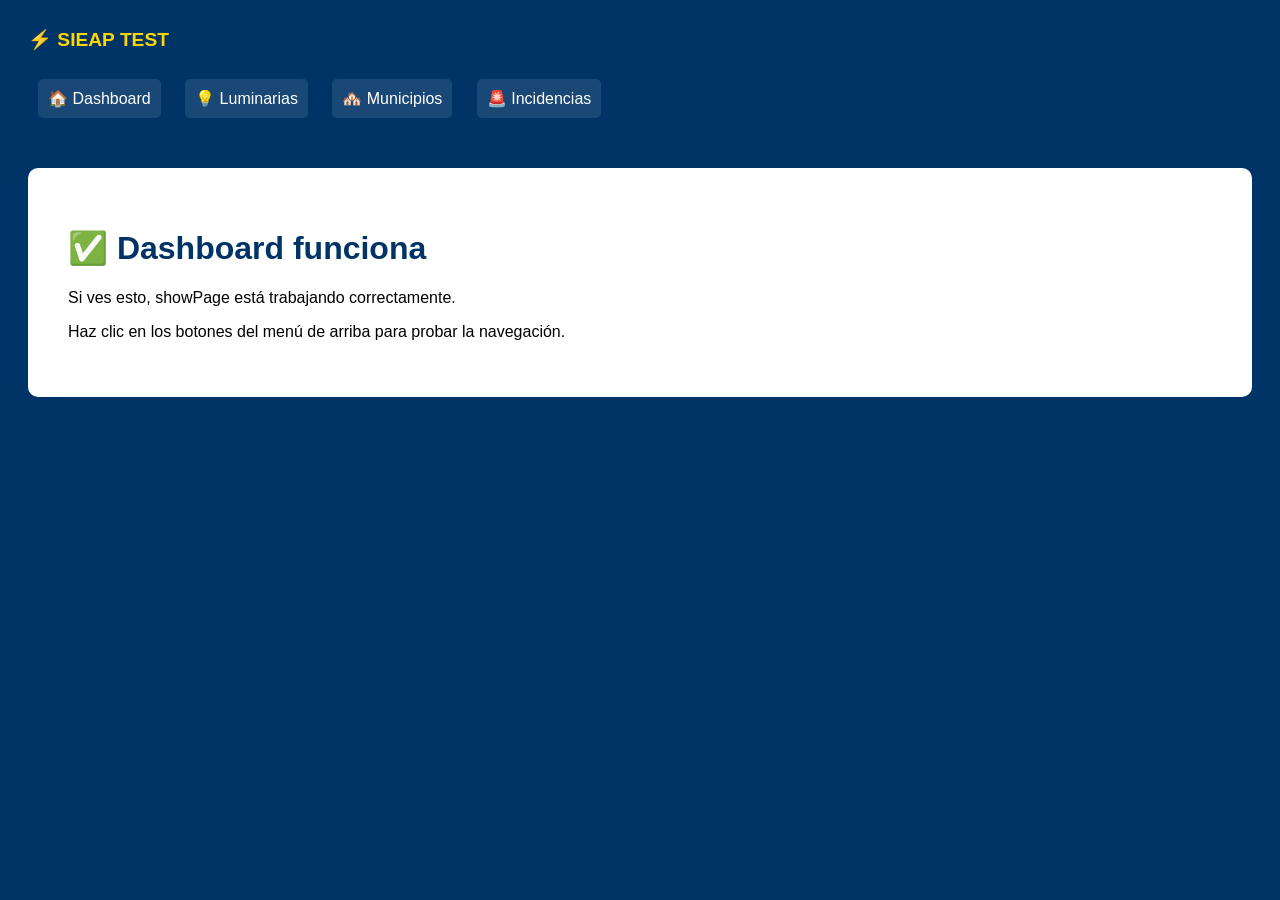
<file: test.html>
<!DOCTYPE html>
<html lang="es">
<head>
<meta charset="UTF-8">
<title>TEST SIEAP</title>
<script>
function showPage(id) {
  document.querySelectorAll('.page').forEach(function(p) {
    p.style.display = 'none';
  });
  var t = document.getElementById('page-' + id);
  if (t) t.style.display = 'block';
}
</script>
<style>
body { font-family: Arial; background: #003366; }
.page { display: none; padding: 40px; background: white; margin: 20px; border-radius: 10px; }
#page-dashboard { display: block; }
.menu { background: #003366; padding: 20px; }
.menu a { color: white; margin: 10px; cursor: pointer; padding: 10px; background: rgba(255,255,255,0.1); border-radius: 5px; display: inline-block; }
.menu a:hover { background: rgba(255,255,255,0.3); }
h1 { color: #003366; }
</style>
</head>
<body>
<div class="menu">
  <strong style="color:#FFD700;font-size:1.2rem;">⚡ SIEAP TEST</strong><br><br>
  <a onclick="showPage('dashboard')">🏠 Dashboard</a>
  <a onclick="showPage('luminarias')">💡 Luminarias</a>
  <a onclick="showPage('municipios')">🏘️ Municipios</a>
  <a onclick="showPage('incidencias')">🚨 Incidencias</a>
</div>

<div id="page-dashboard" class="page">
  <h1>✅ Dashboard funciona</h1>
  <p>Si ves esto, showPage está trabajando correctamente.</p>
  <p>Haz clic en los botones del menú de arriba para probar la navegación.</p>
</div>

<div id="page-luminarias" class="page">
  <h1>💡 Inventario de Luminarias</h1>
  <p>✅ Navegación funcionando</p>
  <button onclick="alert('Botón funciona!')" style="padding:10px 20px;background:#003366;color:white;border:none;border-radius:5px;cursor:pointer;">Probar botón</button>
</div>

<div id="page-municipios" class="page">
  <h1>🏘️ Gestión Multi-Municipio</h1>
  <p>✅ Navegación funcionando</p>
  <button onclick="alert('Agregar municipio funciona!')" style="padding:10px 20px;background:#2E8B34;color:white;border:none;border-radius:5px;cursor:pointer;">+ Nuevo municipio</button>
</div>

<div id="page-incidencias" class="page">
  <h1>🚨 Incidencias</h1>
  <p>✅ Navegación funcionando</p>
</div>
</body>
</html>
</file>
